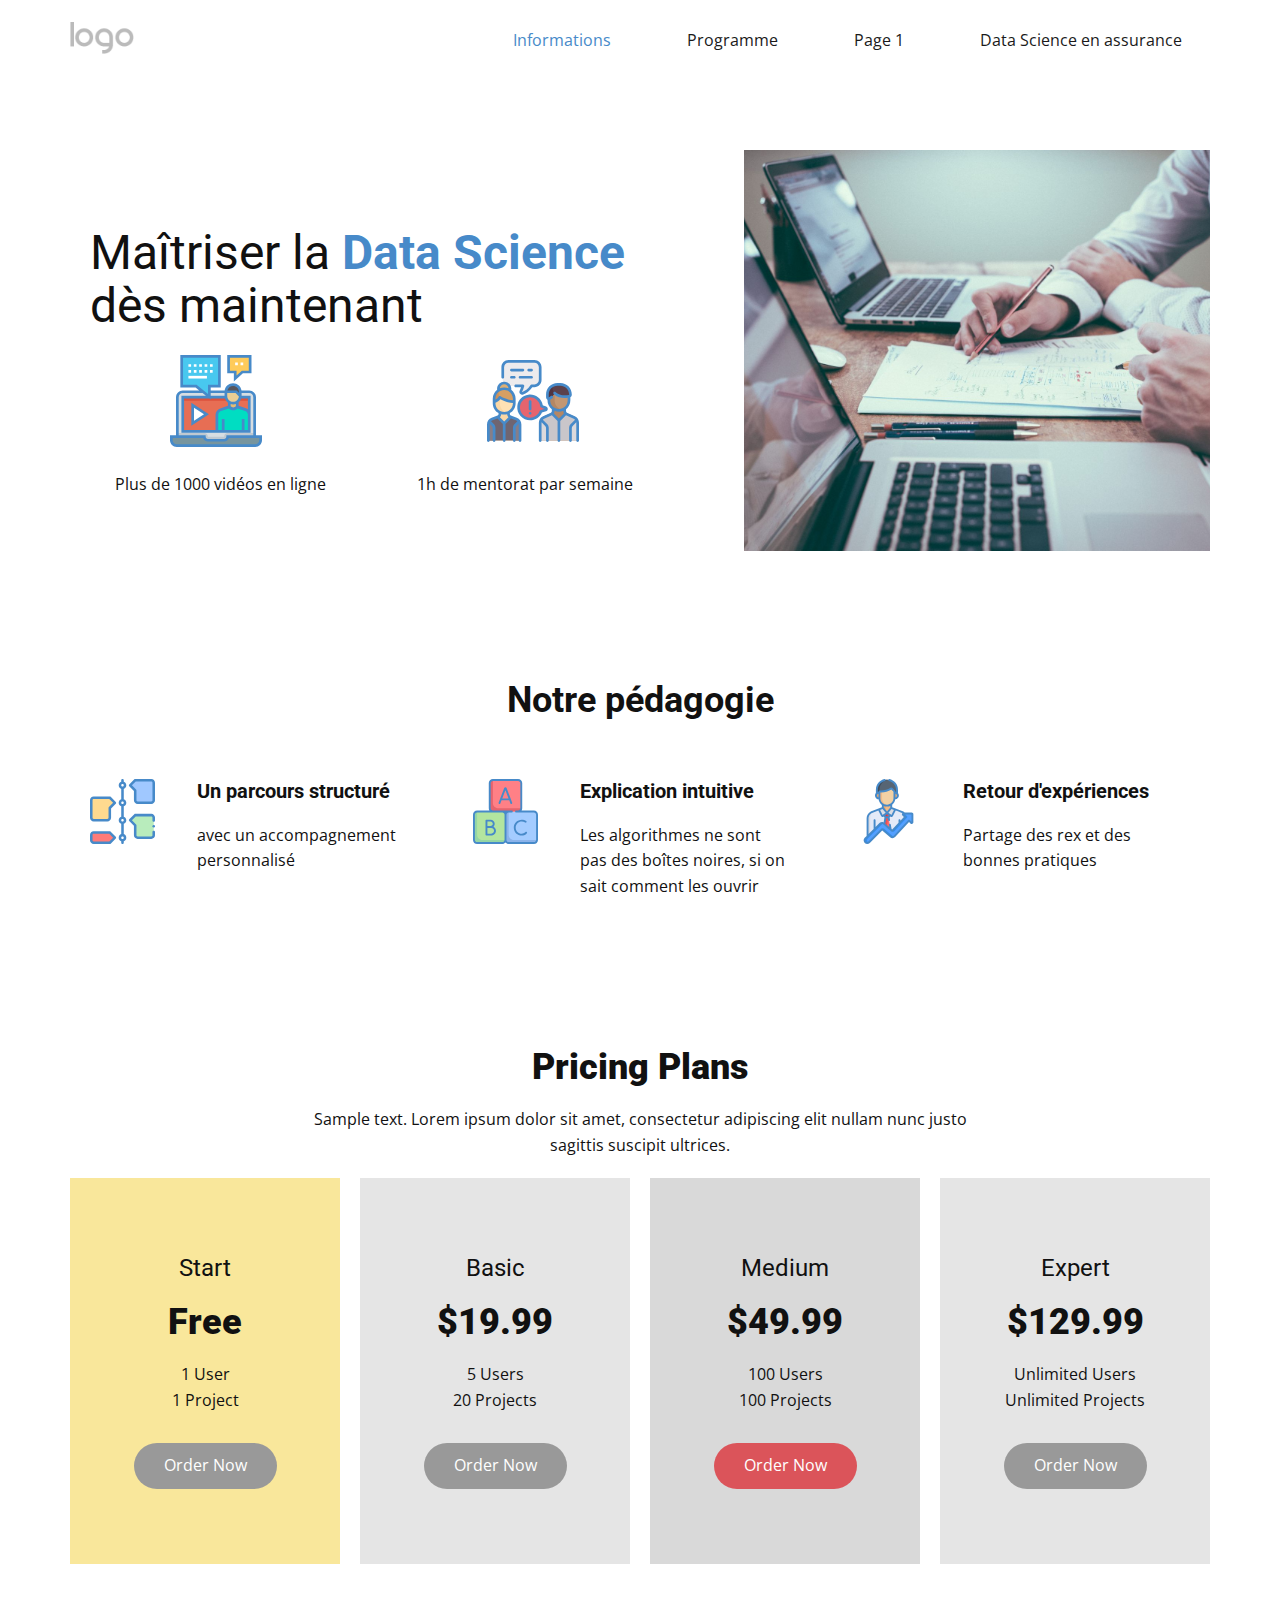
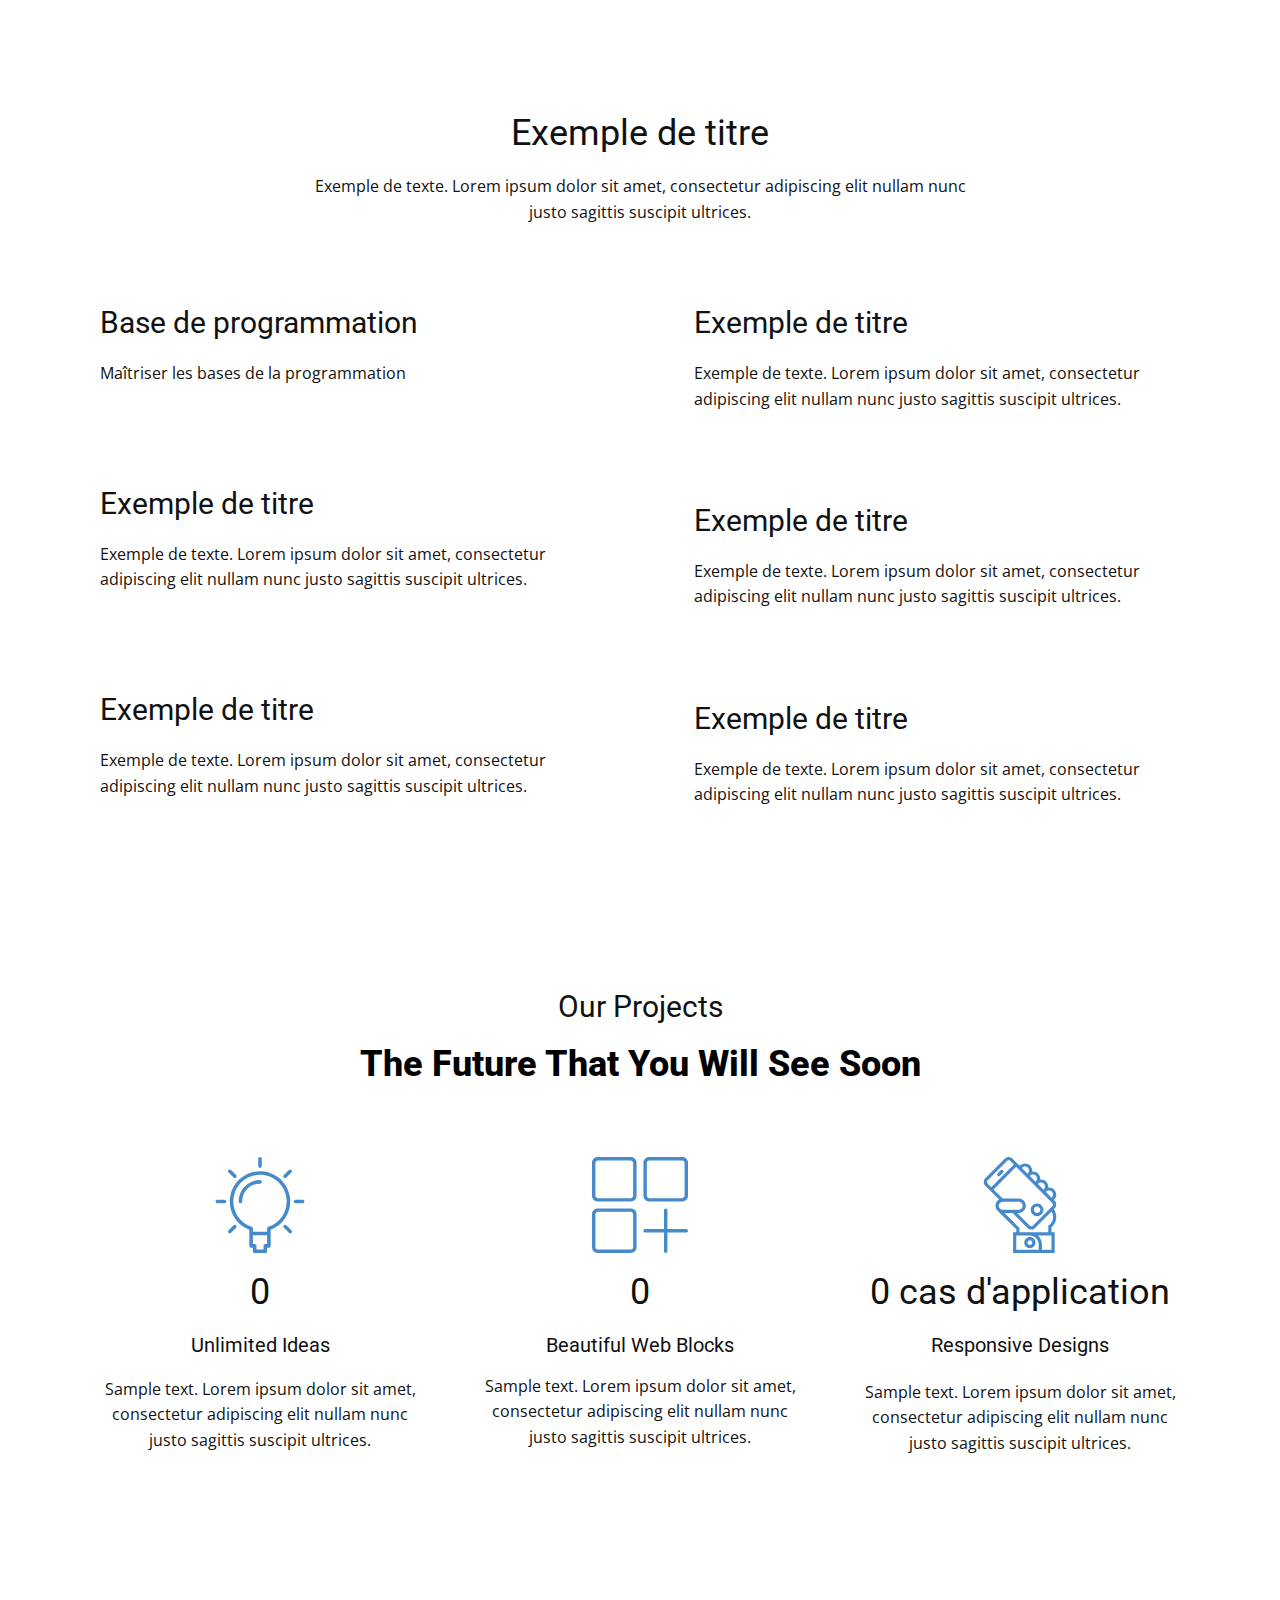
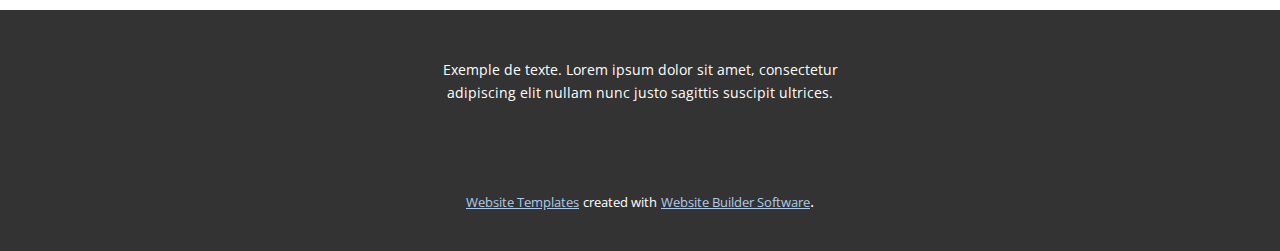
<file: index.html>
<!DOCTYPE html>
<html style="font-size: 16px;">
  <head>
    <meta name="viewport" content="width=device-width, initial-scale=1.0">
    <meta charset="utf-8">
    <meta name="keywords" content="Pricing Plans, Free, $19.99, $49.99, $129.99">
    <meta name="description" content="">
    <meta name="page_type" content="np-template-header-footer-from-plugin">
    <title>Informations</title>
    <link rel="stylesheet" href="nicepage.css" media="screen">
<link rel="stylesheet" href="Informations.css" media="screen">
    <script class="u-script" type="text/javascript" src="jquery.js" defer=""></script>
    <script class="u-script" type="text/javascript" src="nicepage.js" defer=""></script>
    <meta name="generator" content="Nicepage 2.27.3, nicepage.com">
    <link id="u-theme-google-font" rel="stylesheet" href="https://fonts.googleapis.com/css?family=Roboto:100,100i,300,300i,400,400i,500,500i,700,700i,900,900i|Open+Sans:300,300i,400,400i,600,600i,700,700i,800,800i">
    
    
    
    
    
    <script type="application/ld+json">{
		"@context": "http://schema.org",
		"@type": "Organization",
		"name": "Site1",
		"url": "index.html",
		"logo": "images/default-logo.png"
}</script>
    <meta property="og:title" content="Informations">
    <meta property="og:type" content="website">
    <meta name="theme-color" content="#478ac9">
    <link rel="canonical" href="index.html">
    <meta property="og:url" content="index.html">
  </head>
  <body data-home-page="Informations.html" data-home-page-title="Informations" class="u-body"><header class="u-clearfix u-header u-header" id="sec-8003"><div class="u-clearfix u-sheet u-valign-middle u-sheet-1">
        <a href="Informations.html" class="u-image u-logo u-image-1" data-image-width="80" data-image-height="40" title="Informations">
          <img src="images/default-logo.png" class="u-logo-image u-logo-image-1" data-image-width="64">
        </a>
        <nav class="u-menu u-menu-dropdown u-offcanvas u-menu-1">
          <div class="menu-collapse" style="font-size: 1rem; letter-spacing: 0;">
            <a class="u-button-style u-custom-left-right-menu-spacing u-custom-padding-bottom u-custom-top-bottom-menu-spacing u-nav-link u-text-active-palette-1-base u-text-hover-palette-2-base" href="#">
              <svg><use xmlns:xlink="http://www.w3.org/1999/xlink" xlink:href="#menu-hamburger"></use></svg>
              <svg version="1.1" xmlns="http://www.w3.org/2000/svg" xmlns:xlink="http://www.w3.org/1999/xlink"><defs><symbol id="menu-hamburger" viewBox="0 0 16 16" style="width: 16px; height: 16px;"><rect y="1" width="16" height="2"></rect><rect y="7" width="16" height="2"></rect><rect y="13" width="16" height="2"></rect>
</symbol>
</defs></svg>
            </a>
          </div>
          <div class="u-custom-menu u-nav-container">
            <ul class="u-nav u-spacing-20 u-unstyled u-nav-1"><li class="u-nav-item"><a class="u-border-active-palette-1-base u-border-hover-palette-1-base u-button-style u-nav-link u-text-active-palette-1-base u-text-grey-90 u-text-hover-palette-2-base" href="index.html" style="padding: 10px 28px;">Informations</a>
</li><li class="u-nav-item"><a class="u-border-active-palette-1-base u-border-hover-palette-1-base u-button-style u-nav-link u-text-active-palette-1-base u-text-grey-90 u-text-hover-palette-2-base" href="Programme.html" style="padding: 10px 28px;">Programme</a>
</li><li class="u-nav-item"><a class="u-border-active-palette-1-base u-border-hover-palette-1-base u-button-style u-nav-link u-text-active-palette-1-base u-text-grey-90 u-text-hover-palette-2-base" style="padding: 10px 28px;" href="Page-1.html">Page 1</a>
</li><li class="u-nav-item"><a class="u-border-active-palette-1-base u-border-hover-palette-1-base u-button-style u-nav-link u-text-active-palette-1-base u-text-grey-90 u-text-hover-palette-2-base" style="padding: 10px 28px;" href="Page-2.html">Data Science en assurance</a>
</li></ul>
          </div>
          <div class="u-custom-menu u-nav-container-collapse">
            <div class="u-black u-container-style u-inner-container-layout u-opacity u-opacity-95 u-sidenav">
              <div class="u-menu-close"></div>
              <ul class="u-align-center u-nav u-popupmenu-items u-unstyled u-nav-2"><li class="u-nav-item"><a class="u-button-style u-nav-link" href="index.html" style="padding: 10px 28px;">Informations</a>
</li><li class="u-nav-item"><a class="u-button-style u-nav-link" href="Programme.html" style="padding: 10px 28px;">Programme</a>
</li><li class="u-nav-item"><a class="u-button-style u-nav-link" style="padding: 10px 28px;" href="Page-1.html">Page 1</a>
</li><li class="u-nav-item"><a class="u-button-style u-nav-link" style="padding: 10px 28px;" href="Page-2.html">Data Science en assurance</a>
</li></ul>
            </div>
            <div class="u-black u-menu-overlay u-opacity u-opacity-70"></div>
          </div>
        </nav>
      </div></header>
    <section class="u-clearfix u-section-1" id="sec-7a95">
      <div class="u-clearfix u-sheet u-sheet-1">
        <div class="u-clearfix u-expanded-width u-gutter-50 u-layout-wrap u-layout-wrap-1">
          <div class="u-layout">
            <div class="u-layout-row">
              <div class="u-align-left u-container-style u-layout-cell u-left-cell u-size-34 u-layout-cell-1">
                <div class="u-container-layout u-container-layout-1">
                  <h1 class="u-align-left u-heading-font u-text u-text-default u-title u-text-1">Maîtriser la <font class="u-text-palette-1-base"><b>Data Science</b>
                    </font>&nbsp;<br>dès maintenant
                  </h1><span class="u-icon u-icon-circle u-text-palette-1-base u-icon-1"><svg class="u-svg-link" preserveAspectRatio="xMidYMin slice" viewBox="0 0 512 512" style=""><use xmlns:xlink="http://www.w3.org/1999/xlink" xlink:href="#svg-7448"></use></svg><svg xmlns="http://www.w3.org/2000/svg" xmlns:xlink="http://www.w3.org/1999/xlink" version="1.1" xml:space="preserve" class="u-svg-content" viewBox="0 0 512 512" x="0px" y="0px" id="svg-7448" style="enable-background:new 0 0 512 512;"><path style="fill:#E6646E;" d="M326.259,305.786c5.848-1.86,6.074-10.054,0.332-12.218c-10.951-4.127-22.983-8.813-23.07-9.516  c-4.305-34.468-35.885-60.456-72.504-55.502c-29.397,3.977-51.491,26.688-54.769,56.171c-4.304,38.709,25.881,71.48,63.719,71.48  c27.667,0,51.173-17.555,60.166-42.107L326.259,305.786z"></path><path style="fill:#EDEBED;" d="M264.016,35.555h-144.29c-17.709,0-32.065,14.356-32.065,32.065v72.145  c0,17.709,14.356,32.065,32.065,32.065h80.161c0,0-3.787,15.149-11.362,29.828c-3.48,6.743,3.435,13.987,10.416,11.014  c15.71-6.691,35.944-19.01,49.043-40.841h16.032c17.709,0,32.065-14.356,32.065-32.065V67.62  C296.08,49.911,281.725,35.555,264.016,35.555z"></path><path style="fill:#FAD7A5;" d="M163.048,356.415l-32.92-12.345c-6.258-2.347-10.403-8.329-10.403-15.012v-12.937H71.629v12.938  c0,6.683-4.145,12.665-10.403,15.011l-32.92,12.345C15.791,361.108,7.5,373.072,7.5,386.438v90.005h176.355v-90.005  C183.855,373.072,175.563,361.108,163.048,356.415z"></path><path style="fill:#6F6571;" d="M7.5,476.443h176.355v-90.005c0-13.366-8.291-25.33-20.806-30.023l-31.663-11.874l-24.372,24.372  c-6.261,6.261-16.412,6.261-22.673,0l-24.372-24.372l-31.663,11.874C15.791,361.108,7.5,373.071,7.5,386.437V476.443z"></path><path style="fill:#FFE1B4;" d="M95.678,324.136L95.678,324.136c-30.99,0-56.113-25.123-56.113-56.113v-24.049  c0-30.99,25.123-56.113,56.113-56.113l0,0c30.99,0,56.113,25.123,56.113,56.113v24.049  C151.79,299.014,126.668,324.136,95.678,324.136z"></path><path style="fill:#FAD7A5;" d="M71.629,268.023v-24.048c0-25.415,16.908-46.857,40.081-53.759  c-5.083-1.514-10.457-2.354-16.032-2.354c-30.99,0-56.113,25.122-56.113,56.113v24.048c0,30.99,25.123,56.113,56.113,56.113  c5.575,0,10.949-0.841,16.032-2.354C88.537,314.88,71.629,293.438,71.629,268.023z"></path><g><path style="fill:#867E88;" d="M32.521,389.237l-19.96-19.96C9.365,374.307,7.5,380.2,7.5,386.437v90.005h32.065v-70.201   C39.565,399.864,37.031,393.747,32.521,389.237z"></path><path style="fill:#867E88;" d="M158.834,389.237l19.96-19.959c3.196,5.03,5.061,10.923,5.061,17.16v90.005H151.79v-70.2   C151.79,399.864,154.324,393.747,158.834,389.237z"></path>
</g><circle style="fill:#DEAF73;" cx="95.68" cy="187.859" r="32.06"></circle><path style="fill:#D59F63;" d="M39.565,243.975v17.989c8.879-4.205,19.754-10.838,28.076-20.705c2.432-2.883,6.59-3.478,9.878-1.631  c10.568,5.937,35.349,17.244,74.272,19.802v-15.455c0-30.99-25.123-56.113-56.113-56.113l0,0  C64.687,187.862,39.565,212.984,39.565,243.975z"></path><path style="fill:#CD915A;" d="M65.043,196.996c-15.329,10.017-25.479,27.3-25.479,46.978v17.989  c8.879-4.205,19.755-10.838,28.076-20.705c1.276-1.512,3.029-2.355,4.879-2.586C66.581,227.387,61.943,212.671,65.043,196.996z"></path><path style="fill:#B48764;" d="M485.458,342.375l-43.582-20.177c-5.79-2.681-9.521-8.661-9.521-15.261v-30.898h-64.128v30.898  c0,6.599-3.731,12.58-9.52,15.26l-43.584,20.177c-11.579,5.361-19.041,17.322-19.041,30.521v103.546h208.419V372.897  C504.5,359.697,497.038,347.736,485.458,342.375z"></path><path style="fill:#C9C6CA;" d="M485.458,342.375l-43.285-20.039l-30.545,30.544c-6.261,6.261-16.412,6.261-22.673,0l-30.546-30.545  l-43.286,20.04c-11.579,5.361-19.041,17.322-19.041,30.521v103.546h208.419V372.897C504.5,359.697,497.038,347.736,485.458,342.375z  "></path><path style="fill:#C39772;" d="M400.291,308.104L400.291,308.104c-30.99,0-56.113-25.123-56.113-56.113v-48.097h112.226v48.097  C456.404,282.981,431.282,308.104,400.291,308.104z"></path><path style="fill:#B48764;" d="M376.243,251.991v-48.097h-32.065v48.097c0,30.99,25.123,56.113,56.113,56.113  c5.575,0,10.949-0.841,16.032-2.354C393.15,298.847,376.243,277.406,376.243,251.991z"></path><path style="fill:#5C414B;" d="M408.307,163.813h-16.032c-30.99,0-56.113,25.123-56.113,56.113v12.824  c0,5.94,6.303,9.974,11.557,7.203c8.133-4.289,17.671-12.292,24.081-20.924c2.589-3.486,7.566-4.003,11.047-1.406  c25.437,18.981,60.866,14.618,75.189,11.789c3.733-0.737,6.385-4.046,6.385-7.85v-1.635  C464.42,188.936,439.298,163.813,408.307,163.813z"></path><path style="fill:#503441;" d="M347.72,239.953c8.133-4.289,17.671-12.292,24.081-20.924c0.981-1.322,2.348-2.075,3.805-2.535  c-11.333-15.776-12.106-33.361-10.698-45.529c-17.142,9.603-28.745,27.917-28.745,48.963v12.823  C336.162,238.69,342.465,242.724,347.72,239.953z"></path><g><path style="fill:#DBD9DC;" d="M336.162,406.242c0-6.378-2.533-12.495-7.043-17.005l-30.152-30.151   c-1.857,4.259-2.886,8.947-2.886,13.81v103.546h40.081V406.242z"></path><path style="fill:#DBD9DC;" d="M501.613,359.087l-30.151,30.151c-4.51,4.51-7.043,10.627-7.043,17.005v70.2H504.5V372.896   C504.5,368.034,503.473,363.345,501.613,359.087z"></path>
</g><path d="M488.504,340.884l-43.582-19.37c-3.078-1.368-5.067-4.429-5.067-7.797v-11.968c14.64-11.665,24.049-29.628,24.049-49.758  v-16.847c4.823-2.665,8.016-7.815,8.016-13.583v-1.635c0-35.076-28.537-63.613-63.613-63.613h-16.032  c-35.077,0-63.613,28.537-63.613,63.613v14.835c0,5.07,2.182,9.663,5.985,12.602c0.645,0.498,1.324,0.936,2.031,1.315v3.313  c0,20.13,9.409,38.093,24.048,49.757v11.969c0,3.369-1.989,6.429-5.066,7.797l-43.583,19.37  c-14.273,6.344-23.496,20.535-23.496,36.154v99.404c0,4.142,3.358,7.5,7.5,7.5s7.5-3.358,7.5-7.5v-99.403  c0-0.869,0.062-1.728,0.152-2.58l20.082,20.082c3.126,3.126,4.847,7.282,4.847,11.702v70.2c0,4.142,3.358,7.5,7.5,7.5  s7.5-3.358,7.5-7.5v-70.2c0-8.426-3.281-16.349-9.24-22.308l-23.942-23.941c2.157-2.238,4.745-4.093,7.689-5.402l42.847-19.043  l31.775,31.775v109.12c0,4.142,3.358,7.5,7.5,7.5s7.5-3.358,7.5-7.5v-109.12l31.775-31.775l42.846,19.042  c2.945,1.309,5.533,3.164,7.69,5.403l-23.942,23.941c-5.958,5.959-9.24,13.882-9.24,22.308v70.2c0,4.142,3.358,7.5,7.5,7.5  s7.5-3.358,7.5-7.5v-70.2c0-4.42,1.721-8.576,4.847-11.702l20.081-20.081c0.09,0.852,0.152,1.71,0.152,2.579v99.404  c0,4.142,3.358,7.5,7.5,7.5s7.5-3.358,7.5-7.5v-99.404C512,361.419,502.777,347.228,488.504,340.884z M351.678,251.991v-3.374  c4.68-1.855,9.248-4.806,13.621-8.842c3.043-2.809,3.234-7.554,0.424-10.598c-2.808-3.043-7.553-3.233-10.598-0.424  c-3.751,3.462-7.499,5.7-11.137,6.649c-0.088,0.023-0.153,0.033-0.199,0.037c-0.054-0.104-0.127-0.325-0.127-0.678v-14.835  c0-26.805,21.808-48.613,48.613-48.613h16.032c26.805,0,48.613,21.808,48.613,48.613v1.635c0,0.243-0.146,0.455-0.338,0.493  c-44.914,8.868-67.437-7.848-75.036-15.447c-2.929-2.929-7.678-2.929-10.606,0c-2.929,2.929-2.929,7.678,0,10.606  c23.289,23.289,57.274,23.709,77.964,21.224v13.554c0,26.805-21.808,48.613-48.613,48.613  C373.486,300.604,351.678,278.796,351.678,251.991z M400.292,315.604c8.703,0,17.002-1.761,24.563-4.938v3.051  c0,4.318,1.197,8.445,3.318,12.012l-27.881,27.881l-27.882-27.882c2.12-3.567,3.317-7.693,3.317-12.011v-3.052  C383.289,313.843,391.588,315.604,400.292,315.604z"></path><path d="M165.682,349.392l-32.92-12.345c-3.312-1.242-5.536-4.452-5.536-7.989v-5.831c19.137-10.979,32.065-31.604,32.065-55.204  v-24.049c0-20.336-9.604-38.461-24.502-50.114c0.301-1.98,0.453-3.99,0.453-5.999c0-21.816-17.749-39.564-39.564-39.564  c-21.816,0-39.565,17.749-39.565,39.564c0,2.009,0.169,4.01,0.469,5.987c-14.907,11.653-24.518,29.782-24.518,50.126v24.049  c0,23.6,12.928,44.224,32.065,55.203v5.831c0,3.537-2.225,6.748-5.537,7.989l-32.92,12.345C10.317,355.151,0,370.038,0,386.437  v90.005c0,4.142,3.358,7.5,7.5,7.5s7.5-3.358,7.5-7.5v-90.005c0-1.289,0.104-2.562,0.303-3.811l11.914,11.915  c3.126,3.126,4.847,7.282,4.847,11.702v70.2c0,4.142,3.358,7.5,7.5,7.5s7.5-3.358,7.5-7.5v-70.2c0-8.426-3.281-16.349-9.24-22.308  l-15.22-15.22c2.356-2.266,5.168-4.09,8.335-5.277l27.142-10.178l30.097,30.096v93.087c0,4.142,3.358,7.5,7.5,7.5s7.5-3.358,7.5-7.5  v-93.087l30.096-30.096l27.141,10.178c3.167,1.188,5.979,3.012,8.336,5.277l-15.221,15.22c-5.958,5.959-9.24,13.882-9.24,22.308  v70.2c0,4.142,3.358,7.5,7.5,7.5s7.5-3.358,7.5-7.5v-70.2c0-4.42,1.721-8.576,4.847-11.702l11.914-11.914  c0.198,1.249,0.303,2.522,0.303,3.811v90.005c0,4.142,3.358,7.5,7.5,7.5s7.5-3.358,7.5-7.5v-90.005  C191.354,370.038,181.038,355.151,165.682,349.392z M95.678,163.297c12.661,0,23.113,9.629,24.423,21.948  c-7.525-3.141-15.774-4.883-24.424-4.883s-16.899,1.742-24.423,4.883C72.565,172.926,83.017,163.297,95.678,163.297z   M95.678,195.362c26.805,0,48.613,21.808,48.613,48.613v8.236c-34.919-2.646-68.448-22.471-68.803-22.683  c-1.792-1.075-3.95-1.354-5.956-0.77c-2.006,0.584-3.677,1.978-4.611,3.847c-3.384,6.768-11.111,12.244-17.856,15.877v-4.507  C47.064,217.169,68.872,195.362,95.678,195.362z M47.064,268.023v-2.909c6.887-2.974,19.127-9.28,27.038-19.224  c12.215,6.393,40.339,19.391,70.188,21.356v0.777c0,26.805-21.808,48.613-48.613,48.613l0,0  C68.872,316.636,47.064,294.829,47.064,268.023z M95.678,331.636c5.729,0,11.278-0.774,16.562-2.201  c0.103,6.316,2.775,12.22,7.156,16.489l-23.718,23.718l-23.719-23.718c4.381-4.27,7.053-10.173,7.156-16.489  C84.399,330.862,89.948,331.636,95.678,331.636z"></path><path d="M247.983,91.152c4.142,0,7.5-3.358,7.5-7.5s-3.358-7.5-7.5-7.5h-16.034c-4.142,0-7.5,3.358-7.5,7.5s3.358,7.5,7.5,7.5  H247.983z"></path><path d="M199.885,76.152h-64.128c-4.142,0-7.5,3.358-7.5,7.5s3.358,7.5,7.5,7.5h64.128c4.142,0,7.5-3.358,7.5-7.5  S204.027,76.152,199.885,76.152z"></path><path d="M176.354,123.733c0,4.142,3.358,7.5,7.5,7.5h64.129c4.142,0,7.5-3.358,7.5-7.5s-3.358-7.5-7.5-7.5h-64.129  C179.712,116.233,176.354,119.591,176.354,123.733z"></path><path d="M135.757,131.233h16.035c4.142,0,7.5-3.358,7.5-7.5s-3.358-7.5-7.5-7.5h-16.035c-4.142,0-7.5,3.358-7.5,7.5  S131.615,131.233,135.757,131.233z"></path><path d="M87.661,131.233c4.142,0,7.5-3.358,7.5-7.5V67.62c0-13.545,11.02-24.564,24.564-24.564h144.291  c13.545,0,24.565,11.02,24.565,24.564v72.146c0,13.545-11.02,24.564-24.565,24.564h-16.032c-2.634,0-5.076,1.382-6.431,3.641  c-12.276,20.461-31.598,31.871-45.646,37.841c-0.189,0.08-0.425,0.181-0.711-0.126c-0.199-0.215-0.159-0.293-0.051-0.502  c7.914-15.305,11.854-30.879,12.018-31.535c0.561-2.24,0.057-4.614-1.364-6.435s-3.602-2.884-5.912-2.884h-40.081  c-4.142,0-7.5,3.358-7.5,7.5s3.358,7.5,7.5,7.5h29.963c-1.807,5.308-4.465,12.227-7.949,18.965  c-3.03,5.861-2.098,12.766,2.377,17.59c3.036,3.274,7.14,5.011,11.369,5.011c2.076,0,4.182-0.418,6.207-1.279  c15.258-6.484,36.001-18.66,50.343-40.287h11.899c21.816,0,39.565-17.749,39.565-39.564V67.62c0-21.816-17.749-39.564-39.565-39.564  h-144.29c-21.816,0-39.564,17.749-39.564,39.564v56.113C80.161,127.875,83.519,131.233,87.661,131.233z"></path><path d="M239.967,307.588c4.142,0,7.5-3.358,7.5-7.5v-40.081c0-4.142-3.358-7.5-7.5-7.5s-7.5,3.358-7.5,7.5v40.081  C232.467,304.23,235.825,307.588,239.967,307.588z"></path><path d="M239.967,316.636c-4.142,0-7.5,3.358-7.5,7.5s3.358,7.5,7.5,7.5h0.08c4.142,0,7.46-3.358,7.46-7.5  S244.109,316.636,239.967,316.636z"></path><path d="M305.791,320.165l22.741-7.232c5.756-1.83,9.579-6.914,9.737-12.952c0.159-6.031-3.387-11.303-9.033-13.431  c-10.777-4.061-16.188-6.25-18.886-7.404c-3.179-17.285-12.799-33.114-26.805-43.896c-15.23-11.724-34.242-16.743-53.533-14.133  c-32.937,4.456-57.538,29.683-61.218,62.774c-2.267,20.385,4.215,40.771,17.784,55.933c13.58,15.173,33.04,23.876,53.39,23.876  C268.61,363.701,294.602,346.356,305.791,320.165z M239.967,348.701c-16.088,0-31.475-6.881-42.212-18.879  c-10.884-12.162-15.875-27.884-14.053-44.272c2.906-26.13,22.324-46.05,48.32-49.567c2.652-0.358,5.294-0.536,7.917-0.536  c12.501,0,24.51,4.035,34.456,11.69c12.098,9.313,19.799,22.753,21.683,37.841c0.604,4.853,4.204,6.31,12.091,9.5  c3.317,1.342,7.681,3.04,12.997,5.057l-23.307,7.412c-2.21,0.703-3.972,2.39-4.77,4.568  C284.944,333.757,263.595,348.701,239.967,348.701z"></path></svg></span><span class="u-icon u-icon-circle u-text-palette-1-base u-icon-2"><svg class="u-svg-link" preserveAspectRatio="xMidYMin slice" viewBox="0 0 512 512" style=""><use xmlns:xlink="http://www.w3.org/1999/xlink" xlink:href="#svg-ba41"></use></svg><svg xmlns="http://www.w3.org/2000/svg" xmlns:xlink="http://www.w3.org/1999/xlink" version="1.1" xml:space="preserve" class="u-svg-content" viewBox="0 0 512 512" id="svg-ba41"><path d="m471 234.5v260h-430v-260c0-16.570312 13.429688-30 30-30h370c16.570312 0 30 13.429688 30 30zm0 0" fill="#d7dee2"></path><path d="m441 234.5v190h-370v-190zm0 0" fill="#e76e54"></path><path d="m441 234.5v20h-370v-20zm0 0" fill="#dd523c"></path><path d="m471 434.5v60h-430v-60h150c11.046875 0 20 8.953125 20 20h90c0-11.046875 8.953125-20 20-20zm0 0" fill="#bfc9d1"></path><path d="m321 454.5c0 11.046875-8.953125 20-20 20h-90c-11.046875 0-20-8.953125-20-20h-183.5v20c0 16.570312 13.429688 30 30 30h437c16.570312 0 30-13.429688 30-30v-20zm0 0" fill="#77959e"></path><path d="m275 7.5h-210v166h80l74 59v-59h56zm0 0" fill="#48c8ef"></path><path d="m374.074219 288.5.132812-.167969v-35.832031h-44.152343v36l-.101563.035156c11.109375 14.550782 33.027344 14.539063 44.121094-.035156zm0 0" fill="#e5bd76"></path><path d="m420.566406 304.097656-46.359375-15.597656v-.167969l-.132812.167969c-11.09375 14.574219-33.011719 14.585938-44.121094.035156l-48.234375 15.695313c-12.355469 4.019531-20.71875 15.535156-20.71875 28.527343v91.742188h180v-91.96875c0-12.882812-8.222656-24.328125-20.433594-28.433594zm0 0" fill="#00ddc2"></path><path d="m311 204.5v23c0 22.089844 17.910156 40 40 40s40-17.910156 40-40l-23-23zm0 0" fill="#ecce93"></path><path d="m351 164.5c-22.089844 0-40 17.910156-40 40h57l23 23v-23c0-22.089844-17.910156-40-40-40zm0 0" fill="#57565c"></path><path d="m203 329.5-76.878906-50.160156v100.320312zm0 0" fill="#fff"></path><path d="m446 7.5h-120v87h36.855469v36l40-36h43.144531zm0 0" fill="#ffcb5a"></path><path d="m478.5 447v-212.5c0-20.679688-16.820312-37.5-37.5-37.5h-43.097656c-3.605469-22.640625-23.261719-40-46.902344-40s-43.296875 17.359375-46.902344 40h-77.597656v-16h56v-181h-225v181h84.875l20.070312 16h-91.445312c-20.679688 0-37.5 16.820312-37.5 37.5v212.5h-33.5v27.5c0 20.679688 16.820312 37.5 37.5 37.5h437c20.679688 0 37.5-16.820312 37.5-37.5v-27.5zm-82.269531-205h37.269531v60.527344c-3.136719-2.351563-6.679688-4.238282-10.542969-5.539063l-41.25-13.878906v-19.414063c6.683594-5.675781 11.777344-13.160156 14.523438-21.695312zm3.269531 114.5v60.5h-96v-60.5h-15v60.5h-20v-84.242188c0-9.773437 6.242188-18.371093 15.539062-21.394531l43.609376-14.191406c6.507812 6.253906 15.121093 9.765625 24.351562 9.765625 9.242188 0 17.867188-3.519531 24.378906-9.792969l41.796875 14.058594c9.164063 3.085937 15.324219 11.65625 15.324219 21.328125v84.46875h-19v-60.5zm-61.941406-70.621094v-12.828125c4.261718 1.261719 8.773437 1.949219 13.441406 1.949219 5.503906 0 10.789062-.953125 15.707031-2.679688v13.28125c-3.808593 4.050782-9.058593 6.339844-14.707031 6.339844-5.519531-.003906-10.65625-2.183594-14.441406-6.0625zm13.441406-113.878906c17.921875 0 32.5 14.578125 32.5 32.5v4.894531l-12.394531-12.394531h-51.722657c3.394532-14.316406 16.277344-25 31.617188-25zm-32.5 40h46.394531l18.464844 18.464844c-1.503906 16.535156-15.4375 29.535156-32.359375 29.535156-17.921875 0-32.5-14.578125-32.5-32.5zm-12.730469 30c3.046875 9.476562 8.988281 17.667969 16.785157 23.519531v17.535157l-43.160157 14.042968c-15.488281 5.039063-25.894531 19.371094-25.894531 35.660156v84.242188h-175v-175h140.386719l7.613281 6.070312v-6.070312zm-2.269531-30v15h-77v-15zm-155.875-46h-75.125v-151h195v151h-56v50.929688zm-99.125 68.5c0-12.40625 10.09375-22.5 22.5-22.5h110.257812l18.8125 15h-136.570312v205h385v-205h-50v-15h42.5c12.40625 0 22.5 10.09375 22.5 22.5v212.5h-150v7.5c0 6.894531-5.605469 12.5-12.5 12.5h-90c-6.894531 0-12.5-5.605469-12.5-12.5v-7.5h-150zm448.5 240c0 12.40625-10.09375 22.5-22.5 22.5h-437c-12.40625 0-22.5-10.09375-22.5-22.5v-12.5h169.539062c3.273438 11.53125 13.894532 20 26.460938 20h90c12.5625 0 23.1875-8.46875 26.460938-20h169.539062zm0 0"></path><path d="m118.621094 393.507812 98.105468-64.007812-98.105468-64.007812zm15-100.320312 55.652344 36.3125-55.652344 36.3125zm0 0"></path><path d="m355.355469 147.339844 50.378906-45.339844h47.765625v-102h-135v102h36.855469zm-21.855469-60.339844v-72h105v72h-38.519531l-29.625 26.660156v-26.660156zm0 0"></path><g fill="#fff"><path d="m102.5 116h103v15h-103zm0 0"></path><path d="m237.5 98.5h-15v-15h15zm-30 0h-15v-15h15zm-30 0h-15v-15h15zm-30 0h-15v-15h15zm-30 0h-15v-15h15zm0 0"></path><path d="m237.5 66h-15v-15h15zm-30 0h-15v-15h15zm-30 0h-15v-15h15zm-30 0h-15v-15h15zm-30 0h-15v-15h15zm0 0"></path><path d="m407.5 57h-15v-15h15zm-30 0h-15v-15h15zm0 0"></path>
</g></svg></span>
                  <p class="u-align-left u-text u-text-2">1h de mentorat par semaine</p>
                  <p class="u-align-left u-text u-text-default u-text-3">Plus de 1000 vidéos en ligne&nbsp;</p>
                </div>
              </div>
              <div class="u-align-left u-container-style u-image u-layout-cell u-right-cell u-size-26 u-image-1" src="">
                <div class="u-container-layout u-container-layout-2"></div>
              </div>
            </div>
          </div>
        </div>
      </div>
    </section>
    <section class="u-align-center u-clearfix u-section-2" id="sec-c217">
      <div class="u-clearfix u-sheet u-sheet-1">
        <h2 class="u-text u-text-default u-text-1">Notre pédagogie</h2>
        <div class="u-expanded-width u-list u-repeater u-list-1">
          <div class="u-container-style u-list-item u-repeater-item u-list-item-1">
            <div class="u-container-layout u-similar-container u-container-layout-1"><span class="u-icon u-icon-circle u-text-palette-1-base u-icon-1"><svg class="u-svg-link" preserveAspectRatio="xMidYMin slice" viewBox="0 0 512 512" style=""><use xmlns:xlink="http://www.w3.org/1999/xlink" xlink:href="#svg-50bb"></use></svg><svg xmlns="http://www.w3.org/2000/svg" xmlns:xlink="http://www.w3.org/1999/xlink" version="1.1" xml:space="preserve" class="u-svg-content" viewBox="0 0 512 512" id="svg-50bb"><g><g fill="#fff"><circle cx="256" cy="50" r="20"></circle><circle cx="256" cy="187.333" r="20"></circle><circle cx="256" cy="324.667" r="20"></circle><circle cx="256" cy="462" r="20"></circle>
</g><path d="m29 502h127l40-40-40-40h-127c-10.493 0-19 8.507-19 19v42c0 10.493 8.507 19 19 19z" fill="#ff7b79"></path><path d="m156 147.333h-127c-10.493 0-19 8.507-19 19v61 78.333c0 10.493 8.507 19 19 19h108c10.493 0 19-8.507 19-19v-78.333l40-40z" fill="#ffda8f"></path><path d="m356 10h127c10.493 0 19 8.507 19 19v61 78.333c0 10.493-8.507 19-19 19h-108c-10.493 0-19-8.507-19-19v-78.333l-40-40z" fill="#a0c8ff"></path><path d="m356 284.667h127c10.493 0 19 8.507 19 19v61 78.333c0 10.493-8.507 19-19 19h-108c-10.493 0-19-8.507-19-19v-78.333l-40-40z" fill="#b8ecbc"></path><g><path d="m286 50c0-13.036-8.361-24.152-20-28.28v-11.72c0-5.522-4.477-10-10-10s-10 4.478-10 10v11.72c-11.639 4.128-20 15.243-20 28.28s8.361 24.152 20 28.28v80.773c-11.639 4.128-20 15.243-20 28.28s8.361 24.152 20 28.28v80.774c-11.639 4.128-20 15.244-20 28.28s8.361 24.152 20 28.28v80.773c-11.639 4.128-20 15.244-20 28.28s8.361 24.152 20 28.28v11.72c0 5.522 4.477 10 10 10s10-4.478 10-10v-11.72c11.639-4.128 20-15.244 20-28.28s-8.361-24.152-20-28.28v-80.773c11.639-4.128 20-15.244 20-28.28s-8.361-24.152-20-28.28v-80.774c11.639-4.128 20-15.243 20-28.28s-8.361-24.152-20-28.28v-80.773c11.639-4.128 20-15.244 20-28.28zm-30-10c5.514 0 10 4.486 10 10s-4.486 10-10 10-10-4.486-10-10 4.486-10 10-10zm0 432c-5.514 0-10-4.486-10-10s4.486-10 10-10 10 4.486 10 10-4.486 10-10 10zm0-137.333c-5.514 0-10-4.486-10-10s4.486-10 10-10 10 4.486 10 10-4.486 10-10 10zm0-137.334c-5.514 0-10-4.486-10-10s4.486-10 10-10 10 4.486 10 10-4.486 10-10 10z"></path><path d="m163.071 414.929c-1.875-1.875-4.419-2.929-7.071-2.929h-127c-15.991 0-29 13.01-29 29v42c0 15.99 13.009 29 29 29h127c2.652 0 5.196-1.054 7.071-2.929l40-40c3.905-3.905 3.905-10.237 0-14.143zm-11.213 77.071h-122.858c-4.962 0-9-4.037-9-9v-42c0-4.963 4.038-9 9-9h122.858l30 30z"></path><path d="m163.071 140.262c-1.875-1.875-4.419-2.929-7.071-2.929h-127c-15.991 0-29 13.01-29 29v139.333c0 15.99 13.009 29 29 29h108c15.991 0 29-13.01 29-29v-74.19l37.071-37.071c3.905-3.905 3.905-10.237 0-14.143zm-14.142 80c-1.875 1.876-2.929 4.419-2.929 7.071v78.333c0 4.963-4.038 9-9 9h-108c-4.962 0-9-4.037-9-9v-139.333c0-4.963 4.038-9 9-9h122.858l30 30z"></path><path d="m483 0h-127c-2.652 0-5.196 1.054-7.071 2.929l-40 40c-3.905 3.905-3.905 10.237 0 14.143l37.071 37.071v74.19c0 15.99 13.009 29 29 29h108c15.991 0 29-13.01 29-29v-139.333c0-15.99-13.009-29-29-29zm9 168.333c0 4.963-4.038 9-9 9h-108c-4.962 0-9-4.037-9-9v-78.333c0-2.652-1.054-5.195-2.929-7.071l-32.929-32.929 30-30h122.858c4.962 0 9 4.037 9 9z"></path><circle cx="502" cy="371.81" r="10"></circle><path d="m483 274.67h-127c-2.63 0-5.21 1.06-7.07 2.93l-40 40c-3.9 3.891-3.9 10.24 0 14.141l37.07 37.069v74.19c0 7.75 3.02 15.029 8.49 20.51 5.48 5.47 12.76 8.49 20.51 8.49h108c7.75 0 15.03-3.021 20.51-8.49 5.47-5.48 8.49-12.76 8.49-20.51v-26.19c0-5.51-4.49-10-10-10s-10 4.49-10 10v26.19c-.01 4.95-4.04 8.99-9 9h-108c-4.96-.01-8.99-4.05-9-9v-78.33c0-2.641-1.07-5.21-2.93-7.07l-32.93-32.93 30-30h122.86c4.96.01 8.99 4.04 9 9v23.14c0 5.51 4.49 10 10 10s10-4.49 10-10v-23.14c0-7.75-3.02-15.03-8.49-20.51-5.48-5.471-12.76-8.49-20.51-8.49z"></path>
</g>
</g></svg>
            
            
          </span>
              <div class="u-container-style u-group u-group-1">
                <div class="u-container-layout u-valign-top u-container-layout-2">
                  <h5 class="u-text u-text-2">Un parcours structuré</h5>
                  <p class="u-text u-text-3">avec un accompagnement personnalisé</p>
                </div>
              </div>
            </div>
          </div>
          <div class="u-container-style u-list-item u-repeater-item u-list-item-2">
            <div class="u-container-layout u-similar-container u-container-layout-3"><span class="u-icon u-icon-circle u-text-palette-1-base u-icon-2"><svg class="u-svg-link" preserveAspectRatio="xMidYMin slice" viewBox="0 0 512 512" style=""><use xmlns:xlink="http://www.w3.org/1999/xlink" xlink:href="#svg-f824"></use></svg><svg xmlns="http://www.w3.org/2000/svg" xmlns:xlink="http://www.w3.org/1999/xlink" version="1.1" xml:space="preserve" class="u-svg-content" viewBox="0 0 512 512" id="svg-f824"><g><g><path d="m231.15 256h-198.8c-13.724 0-24.85 11.126-24.85 24.85v198.8c0 13.724 11.126 24.85 24.85 24.85h198.8c13.724 0 24.85-11.126 24.85-24.85v-198.8c0-13.724-11.126-24.85-24.85-24.85z" fill="#b3e59f"></path><path d="m479.65 256h-198.8c-13.724 0-24.85 11.126-24.85 24.85v198.8c0 13.724 11.126 24.85 24.85 24.85h198.8c13.724 0 24.85-11.126 24.85-24.85v-198.8c0-13.724-11.126-24.85-24.85-24.85z" fill="#a4ccff"></path><path d="m355.4 7.5h-198.8c-13.724 0-24.85 11.126-24.85 24.85v198.8c0 13.724 11.126 24.85 24.85 24.85h198.8c13.724 0 24.85-11.126 24.85-24.85v-198.8c0-13.724-11.126-24.85-24.85-24.85z" fill="#ff8086"></path><path d="m378.728 231.15h-180.711c-22.837 0-41.417-18.579-41.417-41.417v-180.711-1.522c-13.724 0-24.85 11.126-24.85 24.85v198.8c0 13.724 11.126 24.85 24.85 24.85h198.8c13.724 0 24.85-11.126 24.85-24.85z" fill="#e5646e"></path><path d="m254.478 479.65h-180.711c-22.837 0-41.417-18.579-41.417-41.417v-180.711-1.522c-13.724 0-24.85 11.126-24.85 24.85v198.8c0 13.724 11.126 24.85 24.85 24.85h198.8c13.724 0 24.85-11.126 24.85-24.85z" fill="#95d6a4"></path><path d="m502.978 479.65h-180.711c-22.837 0-41.417-18.579-41.417-41.417v-180.711-1.522c-13.724 0-24.85 11.126-24.85 24.85v198.8c0 13.724 11.126 24.85 24.85 24.85h198.8c13.724 0 24.85-11.126 24.85-24.85z" fill="#8bb3ea"></path>
</g><g><path d="m479.65 248.5h-96.967c3.202-5.018 5.067-10.969 5.067-17.35v-198.8c0-17.838-14.512-32.35-32.35-32.35h-198.8c-17.838 0-32.35 14.512-32.35 32.35v198.8c0 6.382 1.865 12.332 5.067 17.35h-96.967c-17.838 0-32.35 14.512-32.35 32.35v198.8c0 17.838 14.512 32.35 32.35 32.35h198.8c9.977 0 18.911-4.542 24.85-11.665 5.939 7.123 14.873 11.665 24.85 11.665h198.8c17.838 0 32.35-14.512 32.35-32.35v-198.8c0-17.838-14.512-32.35-32.35-32.35zm-248.5 248.5h-198.8c-9.567 0-17.35-7.783-17.35-17.35v-198.8c0-9.567 7.783-17.35 17.35-17.35h198.8c9.567 0 17.35 7.783 17.35 17.35v198.8c0 9.567-7.783 17.35-17.35 17.35zm265.85-17.35c0 9.567-7.783 17.35-17.35 17.35h-198.8c-9.567 0-17.35-7.783-17.35-17.35v-198.8c0-9.567 7.783-17.35 17.35-17.35h24.851c4.142 0 7.5-3.358 7.5-7.5s-3.358-7.5-7.5-7.5h-149.101c-9.567 0-17.35-7.783-17.35-17.35v-198.8c0-9.567 7.783-17.35 17.35-17.35h198.8c9.567 0 17.35 7.783 17.35 17.35v198.8c0 9.567-7.783 17.35-17.35 17.35h-16.563c-4.142 0-7.5 3.358-7.5 7.5s3.358 7.5 7.5 7.5h140.813c9.567 0 17.35 7.783 17.35 17.35z"></path><path d="m264.837 70.604c-.026-.069-.053-.138-.081-.206-1.577-3.833-5.271-6.307-9.415-6.307-.004 0-.008 0-.012 0-4.147.004-7.842 2.488-9.412 6.328-.023.056-.045.112-.067.169l-44.407 116.596c-1.474 3.871.468 8.204 4.339 9.678 3.873 1.475 8.204-.469 9.678-4.339l9.22-24.208h60.997l9.128 24.187c1.134 3.003 3.987 4.854 7.019 4.854.879 0 1.775-.156 2.646-.485 3.875-1.462 5.832-5.79 4.369-9.665zm-34.443 82.711 24.926-65.445 24.698 65.445z"></path><path d="m161.87 375.927c5.642-5.91 9.117-13.904 9.117-22.7 0-18.145-14.761-32.906-32.906-32.906h-32.071c-4.142 0-7.5 3.358-7.5 7.5v110.412c0 1.995.795 3.908 2.208 5.315 1.406 1.4 3.309 2.185 5.292 2.185h.033c.295-.001 29.609-.131 37.64-.131 20.523 0 37.219-16.696 37.219-37.219 0-13.92-7.686-26.072-19.032-32.456zm-23.788-40.605c9.873 0 17.906 8.033 17.906 17.906s-8.033 17.906-17.906 17.906c-2.34 0-24.572.03-24.572.03v-35.841h24.572zm5.601 95.28c-5.488 0-20.836.06-30.173.099v-44.487c3.825-.016 30.173-.051 30.173-.051 12.252 0 22.219 9.968 22.219 22.22s-9.967 22.219-22.219 22.219z"></path><path d="m423.674 416.903c-3.173-2.662-7.904-2.248-10.566.926-1.158 1.381-2.411 2.673-3.723 3.842-6.751 6.013-15.267 9.062-25.31 9.062-26.305 0-47.706-21.401-47.706-47.706s21.401-47.706 47.706-47.706c9.561 0 18.783 2.816 26.667 8.143 3.433 2.318 8.095 1.416 10.414-2.016 2.319-3.433 1.416-8.095-2.016-10.414-10.375-7.009-22.5-10.713-35.065-10.713-34.576 0-62.706 28.129-62.706 62.706s28.13 62.706 62.706 62.706c13.638 0 25.84-4.447 35.286-12.86 1.853-1.65 3.616-3.468 5.24-5.404 2.661-3.174 2.247-7.905-.927-10.566z"></path>
</g>
</g></svg>
            
            
          </span>
              <div class="u-container-style u-group u-video-cover u-group-2">
                <div class="u-container-layout u-valign-top u-container-layout-4">
                  <h5 class="u-text u-text-default u-text-4">Explication intuitive</h5>
                  <p class="u-text u-text-default u-text-5">Les algorithmes ne sont pas des boîtes noires, si on sait comment les ouvrir</p>
                </div>
              </div>
            </div>
          </div>
          <div class="u-container-style u-list-item u-repeater-item u-list-item-3">
            <div class="u-container-layout u-similar-container u-container-layout-5"><span class="u-icon u-icon-circle u-text-palette-1-base u-icon-3"><svg class="u-svg-link" preserveAspectRatio="xMidYMin slice" viewBox="0 0 510.012 510.012" style=""><use xmlns:xlink="http://www.w3.org/1999/xlink" xlink:href="#svg-ac56"></use></svg><svg xmlns="http://www.w3.org/2000/svg" xmlns:xlink="http://www.w3.org/1999/xlink" version="1.1" xml:space="preserve" class="u-svg-content" viewBox="0 0 510.012 510.012" x="0px" y="0px" id="svg-ac56" style="enable-background:new 0 0 510.012 510.012;"><g><g><path style="fill:#576574;" d="M242.213,5.373c-43.714,0-79.148,35.435-79.148,79.149v31.321    c5.29-4.903,12.815-7.568,20.162-6.587v-3.944c0-3.135,2.677-5.612,5.781-5.377c30.601,2.198,61.744-7.526,85.291-22.908    c2.198-1.437,5.109-1.079,6.896,0.841c20.131,21.639,20.01,20.802,20.01,23.627v7.745c8.052-1.207,15.195,1.281,20.158,5.895    V84.522C321.361,40.808,285.927,5.373,242.213,5.373z"></path><g><path style="fill:#3E4B5A;" d="M184.309,84.522c0-40.109,29.839-73.226,68.526-78.419c-3.477-0.467-7.018-0.73-10.622-0.73     c-43.714,0-79.148,35.435-79.148,79.149v31.321c5.29-4.903,12.815-7.568,20.161-6.587v-3.944c0-1.218,0.407-2.333,1.083-3.231     V84.522z"></path>
</g><path style="fill:#F2BB88;" d="M300.155,106.094v43.358c0,0.47-0.025,0.934-0.036,1.402c15.343,2.323,27.36-8.763,27.36-22.378    C327.479,114.833,315.452,103.801,300.155,106.094z"></path><path style="fill:#F2BB88;" d="M184.275,149.451V106.11c-13.358-1.784-27.325,8.468-27.325,22.365    c0,13.597,11.99,24.704,27.359,22.378C184.297,150.385,184.275,149.919,184.275,149.451z"></path><path style="fill:#E3A76F;" d="M319.35,111.145c-4.903-4.068-11.649-6.183-19.195-5.052v43.358c0,0.47-0.024,0.934-0.036,1.402    c7.568,1.146,14.324-0.975,19.231-5.049V111.145z"></path><path style="fill:#E3A76F;" d="M184.274,145.808c-5.043-4.187-8.129-10.437-8.129-17.332c0-6.709,3.26-12.562,8.129-16.628v-5.737    c-13.357-1.784-27.325,8.468-27.325,22.365c0,13.597,11.99,24.704,27.359,22.378c-0.011-0.468-0.034-0.934-0.034-1.402V145.808z"></path><path style="fill:#F2BB88;" d="M243.056,206.549c-12.787,0-24.024-3.511-33.215-9.383v31.063l33.073,40.823l33.072-40.823V196.29    C266.618,202.753,255.274,206.549,243.056,206.549z"></path><path style="fill:#E3A76F;" d="M231.022,205.455c-7.885-1.463-14.998-4.338-21.181-8.289v31.063l21.181,26.144V205.455z"></path><g><path style="fill:#E4EAF8;" d="M191.28,353.517c6.415-6.391,16.824-6.776,23.694-0.872l69.142,59.425l106.314-114.492     c-20.668-20.667-20.553-19.856-19.747-21.799c0.181-0.437,0.754-1.451,2.171-1.451h9.689     c-8.927-10.14-19.066-14.313-19.066-14.313l-87.493-33.884l-33.072,40.823l-33.073-40.823l-87.401,33.884     c0,0-32.36,13.304-32.36,50.193v144.122L191.28,353.517z"></path>
</g><path style="fill:#D8DCE5;" d="M90.081,310.209v144.122l21.181-21.1V300.677c0-25.309,15.23-39.514,24.793-45.94    c-13.975,5.418-16.842,6.012-24.484,11.923C102.169,273.932,90.081,287.656,90.081,310.209z"></path><path style="fill:#F2D1A5;" d="M281.194,75.771c-1.787-1.92-4.697-2.277-6.896-0.841c-23.547,15.382-54.69,25.106-85.291,22.908    c-3.104-0.235-5.781,2.241-5.781,5.377V150.5c0,30.39,23.812,58.146,59.83,58.146c32.063,0,58.147-26.085,58.147-58.146V99.398    C301.204,96.573,301.325,97.41,281.194,75.771z"></path><g><path style="fill:#F2BB88;" d="M204.407,150.5V97.961c-5.123,0.272-10.269,0.246-15.4-0.122     c-3.104-0.235-5.781,2.241-5.781,5.377V150.5c0,30.39,23.812,58.146,59.831,58.146c3.323,0,6.577-0.295,9.749-0.833     C225.37,203.16,204.407,179.238,204.407,150.5z"></path>
</g><path style="fill:#D8DCE5;" d="M282.847,287.931l24.731-49.565l-31.591-12.235l-33.072,40.823l32.245,22.9    C277.769,291.709,281.417,290.796,282.847,287.931z"></path><path style="fill:#D8DCE5;" d="M203.027,287.931l-24.731-49.565l31.592-12.235l33.072,40.823l-32.245,22.9    C208.105,291.709,204.457,290.796,203.027,287.931z"></path><path style="fill:#EE5253;" d="M242.957,266.983v-0.028l-0.02,0.014l-0.02-0.014v0.028l-23.452,16.656l11.086,16.684    c8.944,0,15.831,0,24.773,0l11.086-16.684L242.957,266.983z"></path><path style="fill:#D83941;" d="M254.673,275.304l-11.716-8.321v-0.028l-0.02,0.014l-0.02-0.014v0.028l-23.452,16.656    l11.086,16.685c8.626,0,15.324,0,23.472,0l-9.102-13.699c-1.105-1.664-0.69-3.904,0.939-5.061L254.673,275.304z"></path><path style="fill:#FF6B6B;" d="M255.324,300.324c-8.944,0-15.831,0-24.773,0l-9.894,57.205l50.27,43.205L255.324,300.324z"></path><path style="fill:#EE5253;" d="M254.022,300.324c-8.184,0-14.814,0-23.472,0l-9.894,57.205l20.435,17.563L254.022,300.324z"></path><path style="fill:#54A0FF;" d="M436.174,270.828l-63.318,0c-5.212,0-7.823,6.302-4.137,9.988l16.852,16.852L283.843,407.221    l-66.588-57.23c-8.301-7.133-20.692-6.677-28.446,1.047L72.849,466.555c-8.198,8.167-8.224,21.435-0.056,29.633    c8.168,8.2,21.435,8.223,29.633,0.056l102.221-101.831l67.173,57.732c8.54,7.337,21.351,6.616,29.012-1.633l114.392-123.191    l16.812,16.812c3.686,3.686,9.988,1.075,9.988-4.137v-63.318C442.025,273.448,439.405,270.828,436.174,270.828z"></path><g><path style="fill:#338DEF;" d="M385.571,297.668L283.843,407.221l4.847,3.752c3.808,2.948,9.236,2.502,12.513-1.027     l99.709-107.379c2.539-2.735,2.461-6.988-0.178-9.627l-12.125-12.125c-3.686-3.686-1.075-9.988,4.137-9.988l43.428,0l-0.001,0     l-63.319,0c-5.212,0-7.823,6.302-4.137,9.988L385.571,297.668z"></path><path style="fill:#338DEF;" d="M92.741,466.555c125.255-124.777,116.974-117.048,120.785-119.109     c-7.974-4.299-18.054-3.045-24.717,3.591L72.849,466.555c-8.198,8.167-8.224,21.435-0.056,29.633     c6.66,6.685,16.761,7.982,24.788,3.649C85.174,493.137,82.835,476.423,92.741,466.555z"></path><path style="fill:#338DEF;" d="M291.712,452.145l-73.279-62.975c-2.744-2.358-6.859-2.138-9.335,0.5l-4.451,4.742l67.173,57.732     c6.75,5.8,16.161,6.544,23.596,2.535C294.12,453.979,292.874,453.144,291.712,452.145z"></path>
</g>
</g><g><path d="M120.356,252.968c-0.047,0.019-0.094,0.037-0.141,0.057c-1.511,0.621-36.98,15.68-36.98,57.088v136.313l-15.024,14.967    c-11.141,11.097-11.177,29.098-0.076,40.239c11.094,11.137,29.091,11.182,40.239,0.076l97.304-96.933l61.909,53.209    c11.643,10.002,28.946,9.029,39.396-2.218L416.079,338.28l11.31,11.31c8.394,8.389,22.791,2.439,22.791-9.441V276.83    c0-7.361-5.989-13.351-13.351-13.351h-54.091c-8.109-7.149-15.634-10.309-15.98-10.452c-0.05-0.021-0.099-0.04-0.148-0.06    l-82.627-31.999v-18.807c13.063-10.246,22.153-25.322,24.551-42.523c16.128-1.362,27.946-14.551,27.946-30.057    c0-7.199-2.57-14.078-7.16-19.464v-25.5c0-19.759-6.834-39.082-19.242-54.411c-12.222-15.098-29.334-25.759-48.187-30.02    c-4.039-0.916-8.056,1.621-8.969,5.662c-0.913,4.04,1.622,8.056,5.662,8.969c32.816,7.417,55.735,36.119,55.735,69.8v15.943    c-1.669-0.463-3.387-0.786-5.141-0.97v-0.159c0.001-6.17-1.04-6.139-22.002-28.667c0-0.001-0.001-0.001-0.001-0.001    c-4.332-4.653-11.272-5.415-16.481-2.01c-24.083,15.73-53.456,23.637-80.552,21.689c-6.13-0.473-11.691,3.507-13.353,9.346    c-1.611,0.205-3.761,0.647-5.634,1.233V84.618c0-33.681,22.919-62.384,55.734-69.8c4.04-0.913,6.575-4.929,5.662-8.969    s-4.926-6.578-8.969-5.662c-18.852,4.261-35.965,14.922-48.186,30.02c-12.408,15.329-19.242,34.652-19.242,54.411v26.172    c-4.639,5.328-7.157,11.863-7.157,18.792c0,8.761,3.801,17.055,10.429,22.755c4.961,4.266,11.01,6.756,17.535,7.302    c2.425,16.723,11.463,32.855,25.931,43.573v17.759L120.356,252.968z M309.18,114.781c7.47,1.519,12.301,7.822,12.301,14.801    c0,7.078-4.911,13.32-12.301,14.821V114.781z M176.302,144.404c-15.519-3.152-17.106-24.586,0-29.253V144.404z M98.235,310.113    c0-30.852,26.024-42.504,27.641-43.196l49.337-19.127l21.662,43.413v0.001c1.661,3.327,4.683,5.753,8.29,6.655    c3.594,0.9,7.408,0.19,10.445-1.968l2.435-1.729l5.15,7.752l-6.523,38.539c-10.633-5.122-23.811-3.233-32.501,5.423    l-30.906,30.788v-53.882c0-4.143-3.357-7.5-7.5-7.5s-7.5,3.357-7.5,7.5v68.825l-40.029,39.876V310.113z M379.818,278.479h55.361    v57.688l-13.997-13.998c-3.129-3.125-8.011-2.803-10.8,0.2L295.992,445.559c-4.939,5.316-13.124,5.778-18.629,1.05l-67.173-57.732    c-2.971-2.554-7.406-2.392-10.182,0.374L97.788,491.082c-5.265,5.245-13.775,5.237-19.026-0.035    c-5.247-5.265-5.234-13.777,0.035-19.026c5.539-5.518,112.245-111.817,115.96-115.518c4.989-4.971,13.057-5.147,18.265-0.673    l4.127,3.547c0,0,62.459,53.681,62.46,53.682c3.055,2.626,7.641,2.37,10.385-0.584l101.728-109.553    c2.745-2.956,2.66-7.555-0.193-10.407l-14.037-14.036H379.818z M363.413,268.087c-0.852,0.983-1.673,2.273-2.237,3.634    c-2.074,5.007-0.938,10.718,2.895,14.55l11.741,11.741l-27.104,29.189v-4.42c0-4.143-3.357-7.5-7.5-7.5s-7.5,3.357-7.5,7.5v20.573    l-49.794,53.624l-4.791-4.118l-6.149-36.332c-0.691-4.083-4.55-6.837-8.646-6.143c-4.084,0.691-6.834,4.563-6.143,8.646    l3.136,18.527l-31.179-26.797l7.283-43.026h12.078l2.759,16.297c0.69,4.083,4.555,6.842,8.646,6.143    c4.084-0.691,6.834-4.563,6.143-8.646l-3.321-19.616l5.15-7.751l2.435,1.73c6.365,4.518,15.254,2.285,18.735-4.688v-0.001    l21.66-43.411C365.523,268.632,361.083,266.81,363.413,268.087z M256.642,285.473l-4.826,7.264h-16.709l-4.826-7.265l13.181-9.361    L256.642,285.473z M217.894,223.393v-11.916c8.221,3.191,17.094,4.659,25.687,4.659c8.826,0,17.644-1.85,25.402-5.121v12.435    l-25.521,31.503L217.894,223.393z M297.66,242.351l-19.84,39.764c-2.824-2.006-5.119-3.638-23.522-16.708l24.573-30.332l0,0    L297.66,242.351z M191.302,150.54c0-10.658,0-22.232,0-44.994c29.718,1.584,60.792-7.173,86.1-23.268    c9.672,10.382,14.936,15.864,16.778,18.08c0,56.442,0.013,49.218-0.033,51.468c-0.685,27.257-23.092,49.311-50.566,49.311    C212.225,201.136,191.302,176.809,191.302,150.54z M208.018,235.088l24.579,30.339c-9.4,6.676-22.675,16.106-23.494,16.688    l-19.84-39.764L208.018,235.088z"></path>
</g>
</g></svg>
            
            
          </span>
              <div class="u-container-style u-group u-video-cover u-group-3">
                <div class="u-container-layout u-valign-top u-container-layout-6">
                  <h5 class="u-text u-text-default u-text-6">Retour d'expériences</h5>
                  <p class="u-text u-text-default u-text-7">Partage des rex et des bonnes pratiques</p>
                </div>
              </div>
            </div>
          </div>
        </div>
      </div>
    </section>
    <section class="u-align-center u-clearfix u-section-3" id="sec-30c2">
      <div class="u-clearfix u-sheet u-valign-middle u-sheet-1">
        <h2 class="u-text u-text-1">Pricing Plans</h2>
        <p class="u-text u-text-2">Sample text. Lorem ipsum dolor sit amet, consectetur adipiscing elit nullam nunc justo sagittis suscipit ultrices.</p>
        <div class="u-clearfix u-expanded-width u-gutter-20 u-layout-wrap u-layout-wrap-1">
          <div class="u-gutter-0 u-layout">
            <div class="u-layout-row">
              <div class="u-align-center u-border-no-bottom u-border-no-left u-border-no-right u-border-no-top u-container-style u-layout-cell u-left-cell u-palette-3-light-2 u-size-15 u-size-30-md u-layout-cell-1">
                <div class="u-container-layout u-valign-middle u-container-layout-1">
                  <h4 class="u-text u-text-3">Start</h4>
                  <h2 class="u-text u-text-4">Free</h2>
                  <p class="u-text u-text-5">1 User <br>1 Project 
                  </p>
                  <a href="https://nicepage.com" class="u-btn u-btn-round u-button-style u-grey-40 u-radius-50 u-btn-1">Order Now</a>
                </div>
              </div>
              <div class="u-border-no-bottom u-border-no-left u-border-no-right u-border-no-top u-container-style u-grey-10 u-layout-cell u-size-15 u-size-30-md u-layout-cell-2">
                <div class="u-container-layout u-valign-middle u-container-layout-2">
                  <h4 class="u-align-center u-text u-text-6">Basic</h4>
                  <h2 class="u-align-center u-text u-text-7">$19.99</h2>
                  <p class="u-align-center u-text u-text-8">5 Users <br>20&nbsp;Projects 
                  </p>
                  <a href="https://nicepage.com" class="u-btn u-btn-round u-button-style u-grey-40 u-radius-50 u-btn-2">Order Now</a>
                </div>
              </div>
              <div class="u-align-center u-container-style u-grey-15 u-layout-cell u-size-15 u-size-30-md u-layout-cell-3">
                <div class="u-container-layout u-valign-middle u-container-layout-3">
                  <h4 class="u-text u-text-9">Medium</h4>
                  <h2 class="u-text u-text-10">$49.99</h2>
                  <p class="u-text u-text-11">100 Users <br>100&nbsp;Projects 
                  </p>
                  <a href="https://nicepage.com" class="u-btn u-btn-round u-button-style u-palette-2-base u-radius-50 u-btn-3">Order Now</a>
                </div>
              </div>
              <div class="u-align-center u-border-no-bottom u-border-no-left u-border-no-right u-border-no-top u-container-style u-grey-10 u-layout-cell u-right-cell u-size-15 u-size-30-md u-layout-cell-4">
                <div class="u-container-layout u-valign-middle u-container-layout-4">
                  <h4 class="u-text u-text-12">Expert</h4>
                  <h2 class="u-text u-text-13">$129.99</h2>
                  <p class="u-text u-text-14">Unlimited Users <br>Unlimited&nbsp;Projects 
                  </p>
                  <a href="https://nicepage.com" class="u-btn u-btn-round u-button-style u-grey-40 u-radius-50 u-btn-4">Order Now</a>
                </div>
              </div>
            </div>
          </div>
        </div>
      </div>
    </section>
    <section class="u-clearfix u-section-4" data-image-width="2000" data-image-height="1333" id="sec-9f50">
      <div class="u-clearfix u-sheet u-sheet-1">
        <div class="u-align-center u-container-style u-group u-group-1">
          <div class="u-container-layout u-valign-middle u-container-layout-1">
            <h2 class="u-text u-text-1">Exemple de titre</h2>
            <p class="u-text u-text-2"> Exemple de texte. Lorem ipsum dolor sit amet, consectetur adipiscing elit nullam nunc justo sagittis suscipit ultrices.</p>
          </div>
        </div>
        <div class="u-clearfix u-expanded-width u-gutter-10 u-layout-wrap u-layout-wrap-1">
          <div class="u-gutter-0 u-layout">
            <div class="u-layout-row">
              <div class="u-size-27 u-size-30-md">
                <div class="u-layout-col">
                  <div class="u-align-left u-container-style u-layout-cell u-left-cell u-size-20 u-layout-cell-1">
                    <div class="u-container-layout u-valign-top u-container-layout-2">
                      <h3 class="u-text u-text-3">Base de programmation</h3>
                      <p class="u-text u-text-4"> Maîtriser les bases de la programmation</p>
                    </div>
                  </div>
                  <div class="u-align-left u-container-style u-layout-cell u-left-cell u-size-20 u-layout-cell-2">
                    <div class="u-container-layout u-valign-top u-container-layout-3">
                      <h3 class="u-text u-text-5">Exemple de titre</h3>
                      <p class="u-text u-text-6"> Exemple de texte. Lorem ipsum dolor sit amet, consectetur adipiscing elit nullam nunc justo sagittis suscipit ultrices.</p>
                    </div>
                  </div>
                  <div class="u-align-left u-container-style u-layout-cell u-left-cell u-size-20 u-layout-cell-3">
                    <div class="u-container-layout u-valign-top u-container-layout-4">
                      <h3 class="u-text u-text-7">Exemple de titre</h3>
                      <p class="u-text u-text-8"> Exemple de texte. Lorem ipsum dolor sit amet, consectetur adipiscing elit nullam nunc justo sagittis suscipit ultrices.</p>
                    </div>
                  </div>
                </div>
              </div>
              <div class="u-size-30-md u-size-4">
                <div class="u-layout-row">
                  <div class="u-align-left u-container-style u-layout-cell u-size-60 u-layout-cell-4" src="">
                    <div class="u-container-layout u-container-layout-5" src=""></div>
                  </div>
                </div>
              </div>
              <div class="u-size-29 u-size-60-md">
                <div class="u-layout-col">
                  <div class="u-align-left u-container-style u-layout-cell u-right-cell u-size-20 u-layout-cell-5">
                    <div class="u-container-layout u-valign-top u-container-layout-6">
                      <h3 class="u-text u-text-9">Exemple de titre</h3>
                      <p class="u-text u-text-10"> Exemple de texte. Lorem ipsum dolor sit amet, consectetur adipiscing elit nullam nunc justo sagittis suscipit ultrices.</p>
                    </div>
                  </div>
                  <div class="u-align-left u-container-style u-layout-cell u-right-cell u-size-20 u-layout-cell-6">
                    <div class="u-container-layout u-valign-top u-container-layout-7">
                      <h3 class="u-text u-text-11">Exemple de titre</h3>
                      <p class="u-text u-text-12"> Exemple de texte. Lorem ipsum dolor sit amet, consectetur adipiscing elit nullam nunc justo sagittis suscipit ultrices.</p>
                    </div>
                  </div>
                  <div class="u-align-left u-container-style u-layout-cell u-right-cell u-size-20 u-layout-cell-7">
                    <div class="u-container-layout u-valign-top u-container-layout-8">
                      <h3 class="u-text u-text-13">Exemple de titre</h3>
                      <p class="u-text u-text-14"> Exemple de texte. Lorem ipsum dolor sit amet, consectetur adipiscing elit nullam nunc justo sagittis suscipit ultrices.</p>
                    </div>
                  </div>
                </div>
              </div>
            </div>
          </div>
        </div>
      </div>
    </section>
    <section class="u-align-center u-clearfix u-section-5" id="carousel_bba3">
      <div class="u-clearfix u-sheet u-valign-middle u-sheet-1">
        <h3 class="u-text u-text-1">Our Projects</h3>
        <h2 class="u-heading-font u-text u-text-black u-text-2">The Future That You Will See Soon</h2>
        <div class="u-clearfix u-expanded-width u-layout-wrap u-layout-wrap-1">
          <div class="u-layout">
            <div class="u-layout-row">
              <div class="u-align-center u-container-style u-layout-cell u-left-cell u-size-20 u-layout-cell-1">
                <div class="u-container-layout u-container-layout-1"><span class="u-icon u-icon-circle u-text-palette-1-base u-icon-1"><svg class="u-svg-link" preserveAspectRatio="xMidYMin slice" viewBox="0 0 54 54" style=""><use xmlns:xlink="http://www.w3.org/1999/xlink" xlink:href="#svg-55ad"></use></svg><svg xmlns="http://www.w3.org/2000/svg" xmlns:xlink="http://www.w3.org/1999/xlink" version="1.1" id="svg-55ad" x="0px" y="0px" viewBox="0 0 54 54" style="enable-background:new 0 0 54 54;" xml:space="preserve" class="u-svg-content"><g><path d="M27,8c-9.374,0-17,7.626-17,17c0,7.112,4.391,13.412,11,15.9V50c0,0.553,0.447,1,1,1h1v2c0,0.553,0.447,1,1,1h6   c0.553,0,1-0.447,1-1v-2h1c0.553,0,1-0.447,1-1v-9.1c6.609-2.488,11-8.788,11-15.9C44,15.626,36.374,8,27,8z M30,49   c-0.553,0-1,0.447-1,1v2h-4v-2c0-0.553-0.447-1-1-1h-1v-5h8v5H30z M31.688,39.242C31.277,39.377,31,39.761,31,40.192V42h-8v-1.808   c0-0.432-0.277-0.815-0.688-0.95C16.145,37.214,12,31.49,12,25c0-8.271,6.729-15,15-15s15,6.729,15,15   C42,31.49,37.855,37.214,31.688,39.242z"></path><path d="M27,6c0.553,0,1-0.447,1-1V1c0-0.553-0.447-1-1-1s-1,0.447-1,1v4C26,5.553,26.447,6,27,6z"></path><path d="M51,24h-4c-0.553,0-1,0.447-1,1s0.447,1,1,1h4c0.553,0,1-0.447,1-1S51.553,24,51,24z"></path><path d="M7,24H3c-0.553,0-1,0.447-1,1s0.447,1,1,1h4c0.553,0,1-0.447,1-1S7.553,24,7,24z"></path><path d="M43.264,7.322l-2.828,2.828c-0.391,0.391-0.391,1.023,0,1.414c0.195,0.195,0.451,0.293,0.707,0.293   s0.512-0.098,0.707-0.293l2.828-2.828c0.391-0.391,0.391-1.023,0-1.414S43.654,6.932,43.264,7.322z"></path><path d="M12.15,38.436l-2.828,2.828c-0.391,0.391-0.391,1.023,0,1.414c0.195,0.195,0.451,0.293,0.707,0.293   s0.512-0.098,0.707-0.293l2.828-2.828c0.391-0.391,0.391-1.023,0-1.414S12.541,38.045,12.15,38.436z"></path><path d="M41.85,38.436c-0.391-0.391-1.023-0.391-1.414,0s-0.391,1.023,0,1.414l2.828,2.828c0.195,0.195,0.451,0.293,0.707,0.293   s0.512-0.098,0.707-0.293c0.391-0.391,0.391-1.023,0-1.414L41.85,38.436z"></path><path d="M12.15,11.564c0.195,0.195,0.451,0.293,0.707,0.293s0.512-0.098,0.707-0.293c0.391-0.391,0.391-1.023,0-1.414l-2.828-2.828   c-0.391-0.391-1.023-0.391-1.414,0s-0.391,1.023,0,1.414L12.15,11.564z"></path><path d="M27,13c-6.617,0-12,5.383-12,12c0,0.553,0.447,1,1,1s1-0.447,1-1c0-5.514,4.486-10,10-10c0.553,0,1-0.447,1-1   S27.553,13,27,13z"></path>
</g><g></g><g></g><g></g><g></g><g></g><g></g><g></g><g></g><g></g><g></g><g></g><g></g><g></g><g></g><g></g></svg></span>
                  <h2 class="u-text u-text-3" data-animation-name="counter" data-animation-event="scroll" data-animation-duration="3000">123<br>
                  </h2>
                  <h5 class="u-text u-text-4">Unlimited Ideas</h5>
                  <p class="u-text u-text-5">Sample text. Lorem ipsum dolor sit amet, consectetur adipiscing elit nullam nunc justo sagittis suscipit ultrices.</p>
                </div>
              </div>
              <div class="u-align-center u-container-style u-layout-cell u-size-20 u-layout-cell-2">
                <div class="u-container-layout u-valign-top u-container-layout-2"><span class="u-icon u-icon-circle u-text-palette-1-base u-icon-2"><svg class="u-svg-link" preserveAspectRatio="xMidYMin slice" viewBox="0 0 56 56" style=""><use xmlns:xlink="http://www.w3.org/1999/xlink" xlink:href="#svg-16a6"></use></svg><svg xmlns="http://www.w3.org/2000/svg" xmlns:xlink="http://www.w3.org/1999/xlink" version="1.1" id="svg-16a6" x="0px" y="0px" viewBox="0 0 56 56" style="enable-background:new 0 0 56 56;" xml:space="preserve" class="u-svg-content"><g><path d="M22.66,0H3.34C1.498,0,0,1.498,0,3.34v19.32C0,24.502,1.498,26,3.34,26h19.32c1.842,0,3.34-1.498,3.34-3.34V3.34   C26,1.498,24.502,0,22.66,0z M24,22.66c0,0.739-0.601,1.34-1.34,1.34H3.34C2.601,24,2,23.399,2,22.66V3.34C2,2.601,2.601,2,3.34,2   h19.32C23.399,2,24,2.601,24,3.34V22.66z"></path><path d="M52.66,0H33.34C31.498,0,30,1.498,30,3.34v19.32c0,1.842,1.498,3.34,3.34,3.34h19.32c1.842,0,3.34-1.498,3.34-3.34V3.34   C56,1.498,54.502,0,52.66,0z M54,22.66c0,0.739-0.601,1.34-1.34,1.34H33.34C32.601,24,32,23.399,32,22.66V3.34   C32,2.601,32.601,2,33.34,2h19.32C53.399,2,54,2.601,54,3.34V22.66z"></path><path d="M22.66,30H3.34C1.498,30,0,31.498,0,33.34v19.32C0,54.502,1.498,56,3.34,56h19.32c1.842,0,3.34-1.498,3.34-3.34V33.34   C26,31.498,24.502,30,22.66,30z M24,52.66c0,0.739-0.601,1.34-1.34,1.34H3.34C2.601,54,2,53.399,2,52.66V33.34   C2,32.601,2.601,32,3.34,32h19.32c0.739,0,1.34,0.601,1.34,1.34V52.66z"></path><path d="M55,42H44V31c0-0.553-0.447-1-1-1s-1,0.447-1,1v11H31c-0.553,0-1,0.447-1,1s0.447,1,1,1h11v11c0,0.553,0.447,1,1,1   s1-0.447,1-1V44h11c0.553,0,1-0.447,1-1S55.553,42,55,42z"></path>
</g><g></g><g></g><g></g><g></g><g></g><g></g><g></g><g></g><g></g><g></g><g></g><g></g><g></g><g></g><g></g></svg></span>
                  <h2 class="u-text u-text-6" data-animation-name="counter" data-animation-event="scroll" data-animation-duration="3000">1000<br>
                  </h2>
                  <h5 class="u-text u-text-7">Beautiful Web Blocks</h5>
                  <p class="u-text u-text-8">Sample text. Lorem ipsum dolor sit amet, consectetur adipiscing elit nullam nunc justo sagittis suscipit ultrices.</p>
                </div>
              </div>
              <div class="u-container-style u-layout-cell u-right-cell u-size-20 u-layout-cell-3">
                <div class="u-container-layout u-valign-top u-container-layout-3"><span class="u-icon u-icon-circle u-text-palette-1-base u-icon-3"><svg class="u-svg-link" preserveAspectRatio="xMidYMin slice" viewBox="0 0 59.999 59.999" style=""><use xmlns:xlink="http://www.w3.org/1999/xlink" xlink:href="#svg-fb89"></use></svg><svg xmlns="http://www.w3.org/2000/svg" xmlns:xlink="http://www.w3.org/1999/xlink" version="1.1" id="svg-fb89" x="0px" y="0px" viewBox="0 0 59.999 59.999" style="enable-background:new 0 0 59.999 59.999;" xml:space="preserve" class="u-svg-content"><g><path d="M36.176,49.999c-1.93,0-3.5,1.57-3.5,3.5s1.57,3.5,3.5,3.5s3.5-1.57,3.5-3.5S38.105,49.999,36.176,49.999z M36.176,54.999   c-0.827,0-1.5-0.673-1.5-1.5s0.673-1.5,1.5-1.5s1.5,0.673,1.5,1.5S37.003,54.999,36.176,54.999z"></path><path d="M40.676,36.999c2.206,0,4-1.794,4-4s-1.794-4-4-4s-4,1.794-4,4S38.469,36.999,40.676,36.999z M40.676,30.999   c1.103,0,2,0.897,2,2s-0.897,2-2,2s-2-0.897-2-2S39.573,30.999,40.676,30.999z"></path><path d="M16.676,11.999c0.256,0,0.512-0.098,0.707-0.293l2-2c0.391-0.391,0.391-1.023,0-1.414s-1.023-0.391-1.414,0l-2,2   c-0.391,0.391-0.391,1.023,0,1.414C16.164,11.901,16.42,11.999,16.676,11.999z"></path><path d="M52.676,29.747c0-0.88-0.343-1.707-0.965-2.329l-0.557-0.557c0.949-0.84,1.521-2.055,1.521-3.362   c0-2.481-2.019-4.5-4.5-4.5c-0.182,0-0.362,0.018-0.54,0.04c0.022-0.179,0.04-0.357,0.04-0.54c0-2.481-2.019-4.5-4.5-4.5   c-0.182,0-0.362,0.018-0.54,0.04c0.022-0.179,0.04-0.357,0.04-0.54c0-2.481-2.019-4.5-4.5-4.5c-0.182,0-0.362,0.018-0.54,0.04   c0.022-0.179,0.04-0.357,0.04-0.54c0-2.481-2.019-4.5-4.5-4.5c-1.308,0-2.522,0.573-3.362,1.521l-0.794-0.794l-3.763-3.763   c-1.285-1.285-3.375-1.285-4.658,0L8.286,13.275c-1.283,1.285-1.283,3.374,0,4.659l3.763,3.763l4.91,4.91   c-1.356,0.776-2.283,2.221-2.283,3.892c0,1.563,0.803,2.941,2.017,3.748c0.061,0.081,0.132,0.161,0.227,0.242l10.756,10.715v1.796   h-2v13h18h8v-13h-2V43.97c1.913-1.621,3-3.952,3-6.471c0-1.74-0.543-3.43-1.536-4.852l0.571-0.571   C52.333,31.454,52.676,30.627,52.676,29.747z M50.676,23.499c0,0.768-0.354,1.479-0.937,1.947l-3.511-3.511   c0.468-0.583,1.18-0.937,1.947-0.937C49.554,20.999,50.676,22.12,50.676,23.499z M45.676,18.499c0,0.768-0.354,1.479-0.937,1.947   l-3.511-3.511c0.468-0.583,1.18-0.937,1.947-0.937C44.554,15.999,45.676,17.12,45.676,18.499z M40.676,13.499   c0,0.768-0.354,1.479-0.937,1.947l-3.511-3.511c0.468-0.583,1.18-0.937,1.947-0.937C39.554,10.999,40.676,12.12,40.676,13.499z    M33.176,5.999c1.379,0,2.5,1.121,2.5,2.5c0,0.768-0.354,1.479-0.937,1.947l-3.511-3.511C31.696,6.353,32.408,5.999,33.176,5.999z    M9.7,16.521c-0.504-0.505-0.504-1.326,0-1.831L22.012,2.378c0.125-0.125,0.271-0.219,0.426-0.282   c0.07-0.029,0.149-0.028,0.223-0.044c0.178-0.038,0.354-0.038,0.532,0c0.074,0.016,0.153,0.015,0.223,0.044   c0.155,0.063,0.3,0.157,0.426,0.282l2.349,2.349L12.049,18.869L9.7,16.521z M27.605,6.141l1.178,1.178l5,5l0.573,0.573l4.427,4.427   l0.573,0.573l4.427,4.427l0.573,0.573l5,5l0.94,0.94c0.505,0.505,0.505,1.325,0,1.83L49.859,31.1l0,0L37.985,42.975   c-0.503,0.504-1.326,0.506-1.831,0l-7.975-7.976h0.996c2.481,0,4.5-2.019,4.5-4.5s-2.019-4.5-4.5-4.5h-9.997l-5.716-5.716   L27.605,6.141z M18.636,28.061l0.415-0.047c0.041-0.006,0.082-0.015,0.124-0.015h10c1.379,0,2.5,1.121,2.5,2.5s-1.121,2.5-2.5,2.5   h-2.996h-2.828h-4.176c-1.379,0-2.5-1.121-2.5-2.5C16.676,29.306,17.517,28.309,18.636,28.061z M27.676,57.999v-9h8.426   c3.073,0,5.574,2.501,5.574,5.574v3.426H27.676z M49.676,57.999h-6v-3.426c0-2.206-0.954-4.188-2.464-5.574h8.464V57.999z    M49.701,34.087c0.634,1.021,0.975,2.202,0.975,3.412c0,2.055-0.948,3.946-2.602,5.191l-0.398,0.3v4.009H36.101h-6.426v-2.718   l-0.353-0.299c-0.045-0.039-0.093-0.075-0.18-0.14l-8.877-8.844h5.085l9.389,9.39c0.643,0.642,1.486,0.963,2.329,0.963   c0.844,0,1.688-0.321,2.33-0.963L49.701,34.087z"></path>
</g><g></g><g></g><g></g><g></g><g></g><g></g><g></g><g></g><g></g><g></g><g></g><g></g><g></g><g></g><g></g></svg></span>
                  <h2 class="u-align-center u-text u-text-9" data-animation-name="counter" data-animation-event="scroll" data-animation-duration="3000">12 cas d'application<br>
                  </h2>
                  <h5 class="u-align-center u-text u-text-10">Responsive Designs</h5>
                  <p class="u-align-center u-text u-text-11">Sample text. Lorem ipsum dolor sit amet, consectetur adipiscing elit nullam nunc justo sagittis suscipit ultrices.</p>
                </div>
              </div>
            </div>
          </div>
        </div>
      </div>
    </section>
    
    
    <footer class="u-align-center u-clearfix u-footer u-grey-80 u-footer" id="sec-f796"><div class="u-clearfix u-sheet u-sheet-1">
        <p class="u-small-text u-text u-text-variant u-text-1"> Exemple de texte. Lorem ipsum dolor sit amet, consectetur adipiscing elit nullam nunc justo sagittis suscipit ultrices.</p>
      </div></footer>
    <section class="u-backlink u-clearfix u-grey-80">
      <a class="u-link" href="https://nicepage.com/website-templates" target="_blank">
        <span>Website Templates</span>
      </a>
      <p class="u-text">
        <span>created with</span>
      </p>
      <a class="u-link" href="https://nicepage.com/" target="_blank">
        <span>Website Builder Software</span>
      </a>. 
    </section>
  </body>
</html>
</file>
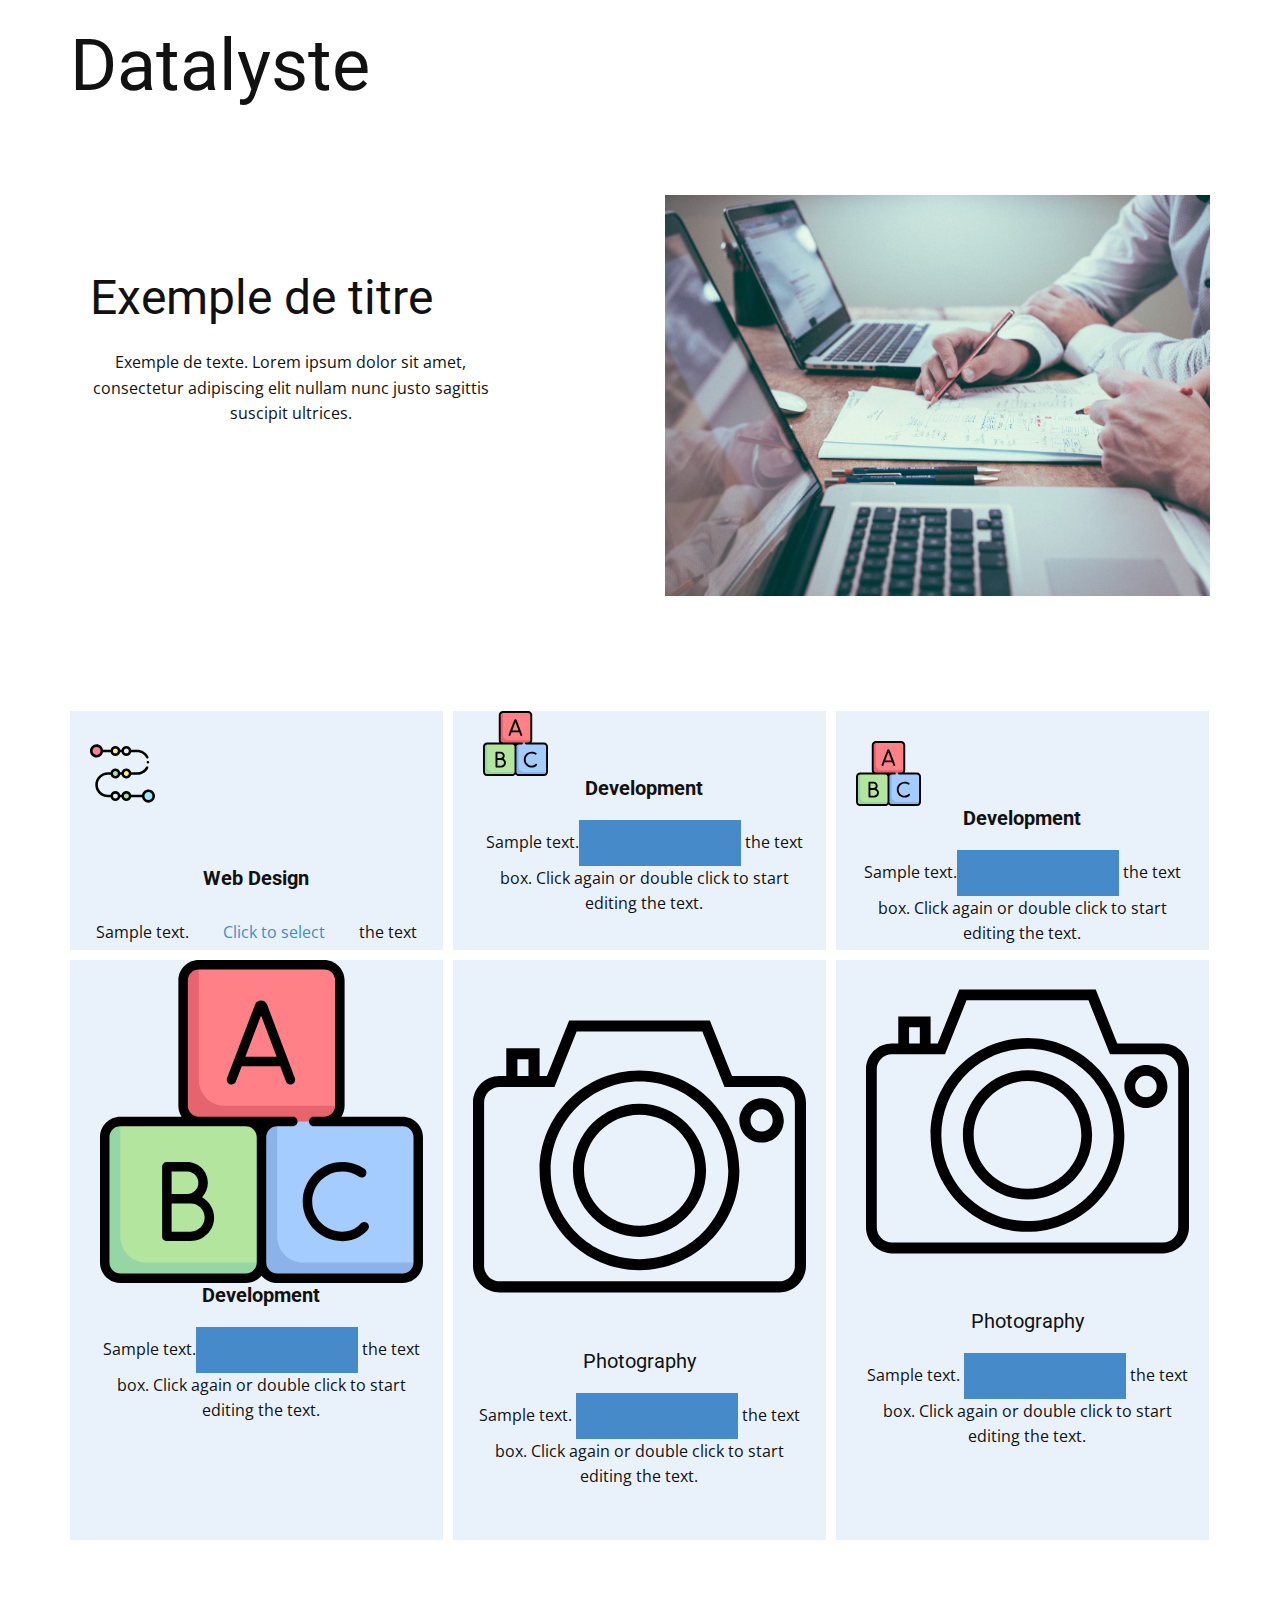
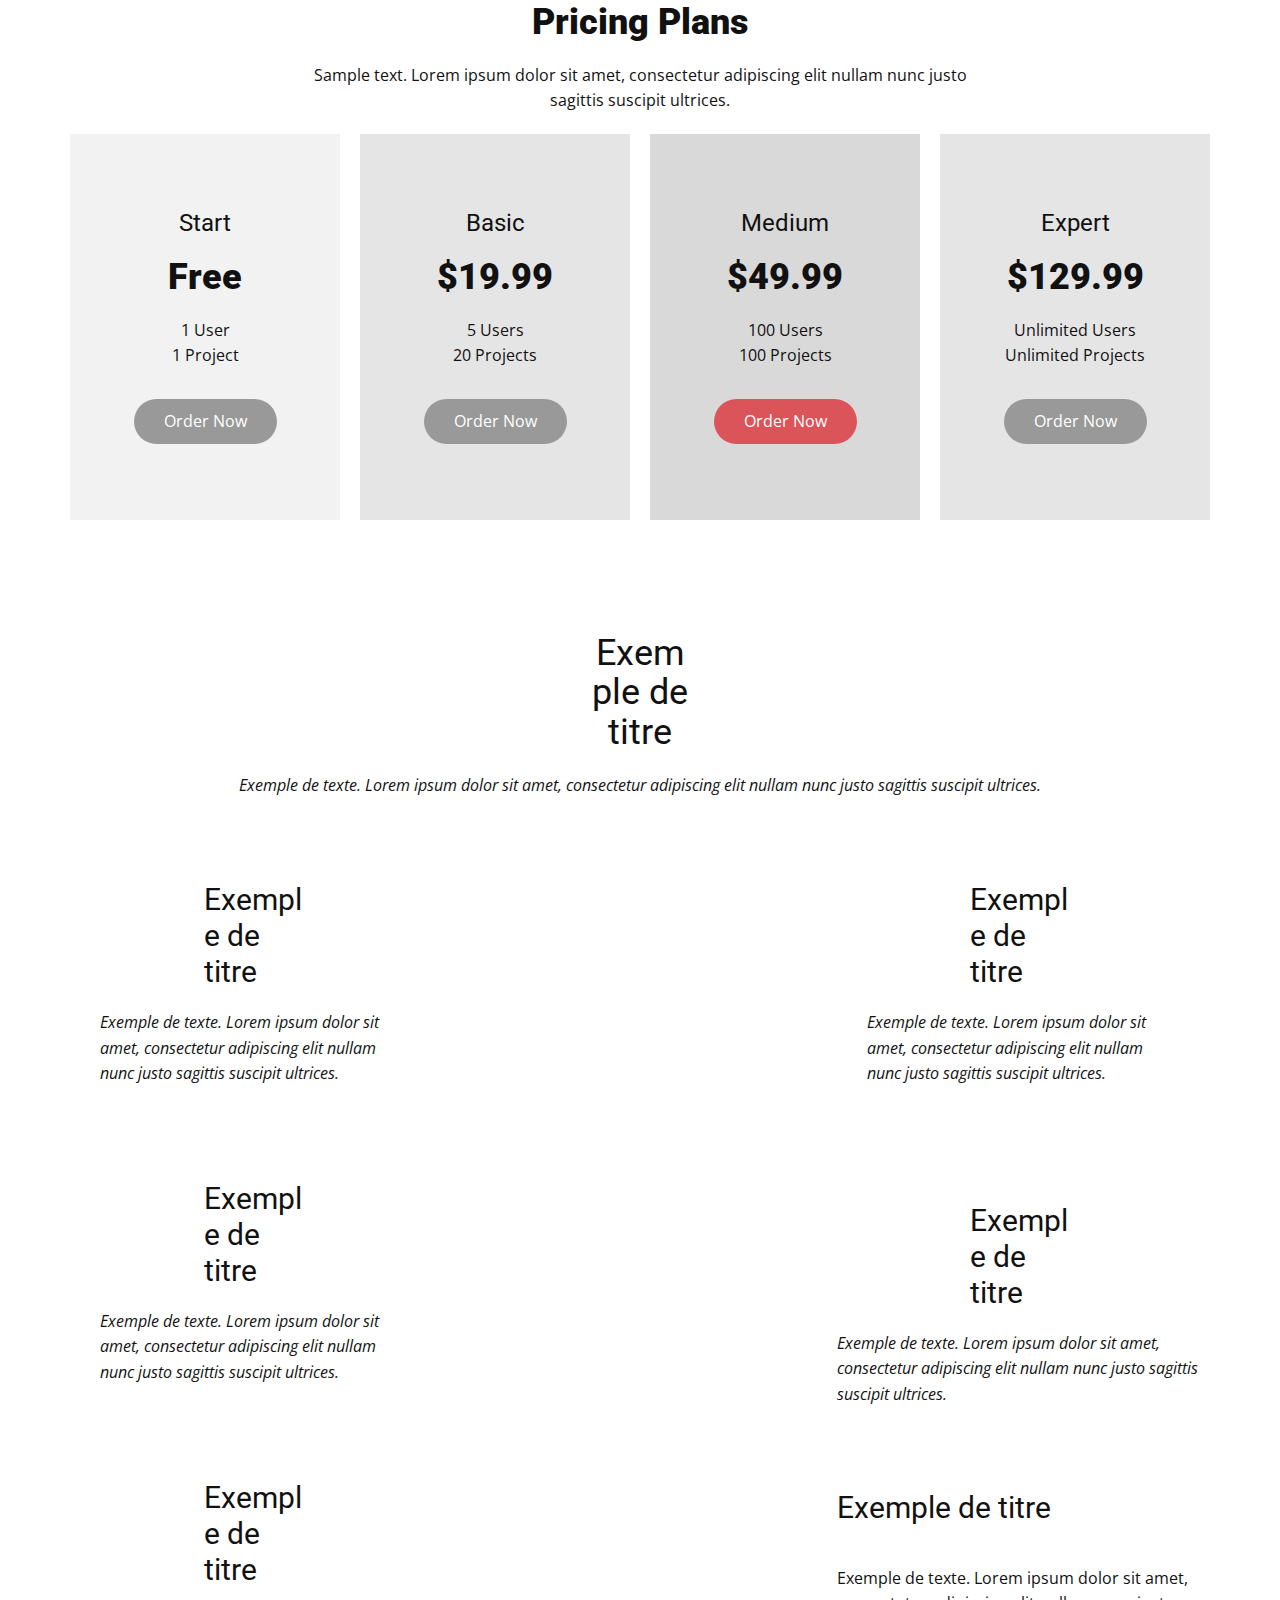
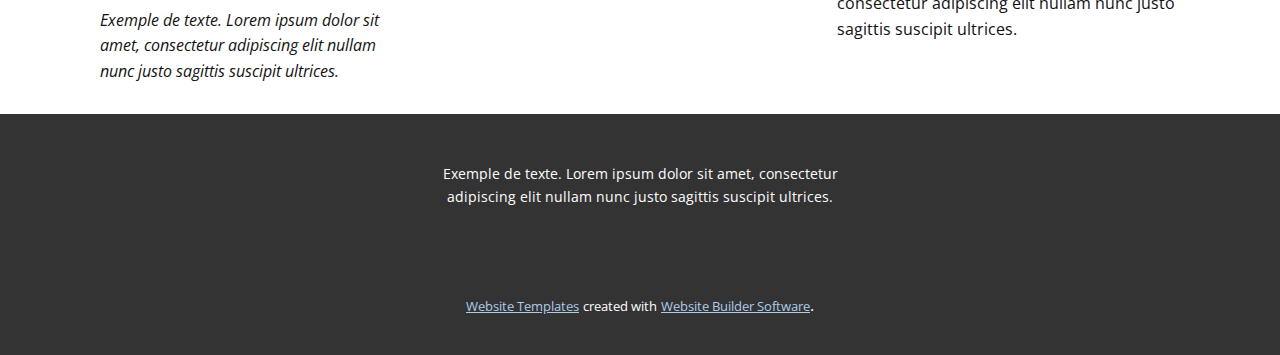
<file: Accueil.html>
<!DOCTYPE html>
<html style="font-size: 16px;">
  <head>
    <meta name="viewport" content="width=device-width, initial-scale=1.0">
    <meta charset="utf-8">
    <meta name="keywords" content="Pricing Plans, Free, $19.99, $49.99, $129.99">
    <meta name="description" content="">
    <meta name="page_type" content="np-template-header-footer-from-plugin">
    <title>Accueil</title>
    <link rel="stylesheet" href="nicepage.css" media="screen">
<link rel="stylesheet" href="Accueil.css" media="screen">
    <script class="u-script" type="text/javascript" src="jquery.js" defer=""></script>
    <script class="u-script" type="text/javascript" src="nicepage.js" defer=""></script>
    <meta name="generator" content="Nicepage 2.27.3, nicepage.com">
    <link id="u-theme-google-font" rel="stylesheet" href="https://fonts.googleapis.com/css?family=Roboto:100,100i,300,300i,400,400i,500,500i,700,700i,900,900i|Open+Sans:300,300i,400,400i,600,600i,700,700i,800,800i">
    
    
    
    
    
    <script type="application/ld+json">{
		"@context": "http://schema.org",
		"@type": "Organization",
		"name": "",
		"url": "index.html"
}</script>
    <meta property="og:title" content="Accueil">
    <meta property="og:type" content="website">
    <meta name="theme-color" content="#478ac9">
    <link rel="canonical" href="index.html">
    <meta property="og:url" content="index.html">
  </head>
  <body class="u-body"><header class="u-clearfix u-header u-header" id="sec-8003"><div class="u-clearfix u-sheet u-sheet-1">
        <nav class="u-menu u-menu-dropdown u-offcanvas u-menu-1">
          <div class="menu-collapse" style="font-size: 1rem; letter-spacing: 0; font-weight: 700;">
            <a class="u-border-active-palette-1-base u-border-hover-palette-1-base u-border-no-left u-border-no-right u-border-no-top u-button-style u-custom-left-right-menu-spacing u-custom-padding-bottom u-custom-top-bottom-menu-spacing u-nav-link u-text-active-palette-1-base u-text-grey-90 u-text-hover-palette-2-base" href="#">
              <svg><use xmlns:xlink="http://www.w3.org/1999/xlink" xlink:href="#menu-hamburger"></use></svg>
              <svg version="1.1" xmlns="http://www.w3.org/2000/svg" xmlns:xlink="http://www.w3.org/1999/xlink"><defs><symbol id="menu-hamburger" viewBox="0 0 16 16" style="width: 16px; height: 16px;"><rect y="1" width="16" height="2"></rect><rect y="7" width="16" height="2"></rect><rect y="13" width="16" height="2"></rect>
</symbol>
</defs></svg>
            </a>
          </div>
          <div class="u-custom-menu u-nav-container">
            <ul class="u-nav u-spacing-20 u-unstyled u-nav-1"><li class="u-nav-item"><a class="u-border-active-palette-1-base u-border-hover-palette-1-base u-border-no-left u-border-no-right u-border-no-top u-button-style u-nav-link u-text-active-palette-1-base u-text-grey-90 u-text-hover-palette-2-base" href="Accueil.html" style="padding: 10px 28px;">Accueil</a>
</li><li class="u-nav-item"><a class="u-border-active-palette-1-base u-border-hover-palette-1-base u-border-no-left u-border-no-right u-border-no-top u-button-style u-nav-link u-text-active-palette-1-base u-text-grey-90 u-text-hover-palette-2-base" href="Page-2.html" style="padding: 10px 28px;">Page 2</a>
</li></ul>
          </div>
          <div class="u-custom-menu u-nav-container-collapse">
            <div class="u-black u-container-style u-inner-container-layout u-opacity u-opacity-95 u-sidenav">
              <div class="u-menu-close"></div>
              <ul class="u-align-center u-nav u-popupmenu-items u-unstyled u-nav-2"><li class="u-nav-item"><a class="u-button-style u-nav-link" href="Accueil.html" style="padding: 10px 20px;">Accueil</a>
</li><li class="u-nav-item"><a class="u-button-style u-nav-link" href="Page-2.html" style="padding: 10px 20px;">Page 2</a>
</li></ul>
            </div>
            <div class="u-black u-menu-overlay u-opacity u-opacity-70"></div>
          </div>
        </nav>
        <h1 class="u-heading-font u-text u-text-default u-title u-text-1">Datalyste</h1>
      </div></header>
    <section class="u-clearfix u-section-1" id="sec-7a95">
      <div class="u-clearfix u-sheet u-sheet-1">
        <div class="u-clearfix u-expanded-width u-gutter-50 u-layout-wrap u-layout-wrap-1">
          <div class="u-layout">
            <div class="u-layout-row">
              <div class="u-align-left u-container-style u-layout-cell u-left-cell u-size-30 u-layout-cell-1">
                <div class="u-container-layout u-container-layout-1">
                  <h1 class="u-align-center u-heading-font u-text u-text-default u-title u-text-1">Exemple de titre</h1>
                  <p class="u-align-center u-text u-text-default u-text-2"> Exemple de texte. Lorem ipsum dolor sit amet, consectetur adipiscing elit nullam nunc justo sagittis suscipit ultrices.</p>
                </div>
              </div>
              <div class="u-align-left u-container-style u-image u-layout-cell u-right-cell u-size-30 u-image-1" src="" data-image-width="2000" data-image-height="1333">
                <div class="u-container-layout u-container-layout-2"></div>
              </div>
            </div>
          </div>
        </div>
      </div>
    </section>
    <section class="u-align-center u-clearfix u-section-2" id="sec-f5cf">
      <div class="u-clearfix u-sheet u-sheet-1">
        <div class="u-expanded-width u-list u-repeater u-list-1">
          <div class="u-align-center u-container-style u-list-item u-palette-1-light-3 u-repeater-item u-video-cover u-list-item-1">
            <div class="u-container-layout u-similar-container u-container-layout-1"><span class="u-icon u-icon-circle u-text-black u-icon-1"><svg class="u-svg-link" preserveAspectRatio="xMidYMin slice" viewBox="0 0 505.624 505.624" style=""><use xmlns:xlink="http://www.w3.org/1999/xlink" xlink:href="#svg-4e55"></use></svg><svg xmlns="http://www.w3.org/2000/svg" xmlns:xlink="http://www.w3.org/1999/xlink" version="1.1" xml:space="preserve" class="u-svg-content" viewBox="0 0 505.624 505.624" id="svg-4e55"><g><g><circle cx="50.988" cy="77.094" fill="#ff7d97" r="40.988"></circle><circle cx="454.636" cy="428.53" fill="#99ebfa" r="40.988"></circle><circle cx="197.577" cy="77.094" fill="#ffee80" r="28.983"></circle><circle cx="282.871" cy="77.094" fill="#e7e9ef" r="28.983"></circle><circle cx="197.577" cy="252.816" fill="#a0e5a5" r="28.983"></circle><circle cx="282.871" cy="252.816" fill="#ffee80" r="28.983"></circle><circle cx="197.577" cy="428.382" fill="#e7e9ef" r="28.983"></circle><circle cx="282.871" cy="428.382" fill="#a0e5a5" r="28.983"></circle>
</g><g><path d="m87.042 113.149c7.19-7.191 11.966-16.152 13.925-25.899h58.992c4.507 16.807 20.22 28.828 37.618 28.828 17.395 0 33.111-12.018 37.618-28.828h10.059c4.507 16.807 20.22 28.828 37.618 28.828 17.395 0 33.111-12.018 37.618-28.828h46.365c29.783 0 56.507 16.591 69.742 43.298 5.642 11.385 23.613 2.608 17.92-8.881-16.634-33.565-50.224-54.417-87.662-54.417h-46.281c-4.391-16.932-20.202-29.138-37.701-29.138-17.511 0-33.302 12.178-37.701 29.138h-9.892c-4.391-16.932-20.202-29.138-37.701-29.138-17.511 0-33.302 12.178-37.701 29.138h-58.848c-4.599-23.635-25.995-41.144-50.039-41.144-27.767 0-50.991 23.219-50.991 50.988 0 27.765 23.219 50.988 50.988 50.988 13.619 0 26.423-5.303 36.054-14.933zm182.406-49.478c3.7-3.701 8.562-5.551 13.423-5.551s9.723 1.85 13.423 5.551c7.401 7.402 7.401 19.445 0 26.847-3.585 3.585-8.353 5.56-13.423 5.56s-9.838-1.975-13.423-5.561c-7.401-7.402-7.401-19.444 0-26.846zm-85.294 0c3.7-3.701 8.562-5.551 13.423-5.551s9.723 1.85 13.423 5.551c7.401 7.402 7.401 19.445 0 26.847-3.585 3.585-8.353 5.56-13.423 5.56s-9.838-1.975-13.423-5.561c-7.401-7.402-7.401-19.444 0-26.846zm-164.154 13.423c0-8.277 3.223-16.059 9.076-21.912s13.635-9.077 21.912-9.077c8.276 0 16.059 3.224 21.911 9.077 5.854 5.853 9.076 13.634 9.076 21.912s-3.223 16.06-9.076 21.912c-5.853 5.853-13.635 9.076-21.911 9.076-8.277 0-16.06-3.223-21.912-9.076-5.853-5.852-9.076-13.634-9.076-21.912z"></path><path d="m490.69 392.476c-9.631-9.63-22.435-14.934-36.054-14.934-23.93 0-45.262 17.346-49.981 40.84h-84.125c-4.454-16.89-20.177-28.983-37.659-28.983-17.453 0-33.206 12.098-37.659 28.983h-9.977c-4.454-16.89-20.177-28.983-37.659-28.983-17.453 0-33.206 12.098-37.659 28.983h-21.148c-42.89 0-77.782-34.894-77.782-77.784s34.893-77.782 77.782-77.782h21.148c4.452 16.883 20.203 28.983 37.659 28.983 17.453 0 33.207-12.099 37.659-28.984h9.976c4.452 16.883 20.202 28.984 37.659 28.984 17.453 0 33.205-12.099 37.659-28.983h46.324c36.077 0 69.104-19.76 86.191-51.568 6.076-11.312-11.535-20.793-17.619-9.465-13.596 25.31-39.871 41.033-68.572 41.033h-46.323c-4.452-16.883-20.203-28.983-37.659-28.983-17.453 0-33.206 12.098-37.659 28.983h-9.977c-4.452-16.883-20.203-28.983-37.659-28.983-17.453 0-33.206 12.098-37.659 28.983h-21.148c-53.917 0-97.782 43.866-97.782 97.784s43.865 97.783 97.782 97.783h21.148c4.452 16.881 20.206 28.965 37.659 28.965 17.449 0 33.206-12.083 37.659-28.965h9.977c4.452 16.881 20.206 28.965 37.659 28.965 17.449 0 33.206-12.083 37.659-28.965h84.068c4.602 23.632 25.998 41.136 50.039 41.136 27.764 0 50.987-23.219 50.987-50.987 0-13.621-5.304-26.425-14.934-36.056zm-221.242-153.084c3.585-3.585 8.353-5.56 13.423-5.56s9.838 1.975 13.423 5.56c7.401 7.402 7.401 19.445 0 26.847s-19.444 7.4-26.846.001c-7.401-7.402-7.401-19.446 0-26.848zm-85.294 0c3.585-3.585 8.353-5.56 13.423-5.56s9.838 1.975 13.423 5.56c7.401 7.402 7.401 19.445 0 26.847s-19.444 7.4-26.846.001c-7.401-7.402-7.401-19.446 0-26.848zm26.846 202.413c-3.585 3.586-8.353 5.561-13.423 5.561s-9.838-1.975-13.423-5.56c-7.401-7.402-7.401-19.446 0-26.848 3.585-3.586 8.353-5.56 13.423-5.56s9.838 1.974 13.423 5.559c7.401 7.403 7.401 19.447 0 26.848zm85.294 0c-3.585 3.586-8.353 5.561-13.423 5.561s-9.838-1.975-13.423-5.56c-7.401-7.402-7.401-19.446 0-26.848 3.585-3.586 8.353-5.56 13.423-5.56s9.838 1.974 13.423 5.559c7.401 7.403 7.401 19.447 0 26.848zm180.254 8.637c-5.853 5.854-13.635 9.076-21.911 9.076-8.277 0-16.06-3.223-21.912-9.076-5.854-5.853-9.076-13.635-9.076-21.911 0-8.277 3.223-16.06 9.076-21.912 5.853-5.854 13.635-9.076 21.912-9.076 8.276 0 16.059 3.223 21.911 9.076 5.854 5.853 9.076 13.635 9.076 21.912 0 8.276-3.223 16.059-9.076 21.911z"></path><path d="m452.467 156.067c-5.34-1.075-10.683 2.523-11.75 7.85-1.073 5.358 2.507 10.679 7.85 11.76 5.35 1.083 10.672-2.525 11.75-7.85 1.083-5.352-2.526-10.675-7.85-11.76z"></path>
</g>
</g></svg>
            
            
          </span>
              <h5 class="u-text u-text-1">Web Design</h5>
              <p class="u-text u-text-default u-text-2">Sample text. <a href="https://nicepage.com" class="u-btn u-button-style u-none u-text-palette-1-base u-btn-1">Click to select</a> the text box. Click again or double click to start editing the text. 
              </p>
            </div>
          </div>
          <div class="u-align-center u-container-style u-list-item u-palette-1-light-3 u-repeater-item u-list-item-2">
            <div class="u-container-layout u-similar-container u-container-layout-2"><span class="u-icon u-icon-circle u-text-black u-icon-2"><svg class="u-svg-link" preserveAspectRatio="xMidYMin slice" viewBox="0 0 512 512" style=""><use xmlns:xlink="http://www.w3.org/1999/xlink" xlink:href="#svg-f4f0"></use></svg><svg xmlns="http://www.w3.org/2000/svg" xmlns:xlink="http://www.w3.org/1999/xlink" version="1.1" xml:space="preserve" class="u-svg-content" viewBox="0 0 512 512" id="svg-f4f0"><g><g><path d="m231.15 256h-198.8c-13.724 0-24.85 11.126-24.85 24.85v198.8c0 13.724 11.126 24.85 24.85 24.85h198.8c13.724 0 24.85-11.126 24.85-24.85v-198.8c0-13.724-11.126-24.85-24.85-24.85z" fill="#b3e59f"></path><path d="m479.65 256h-198.8c-13.724 0-24.85 11.126-24.85 24.85v198.8c0 13.724 11.126 24.85 24.85 24.85h198.8c13.724 0 24.85-11.126 24.85-24.85v-198.8c0-13.724-11.126-24.85-24.85-24.85z" fill="#a4ccff"></path><path d="m355.4 7.5h-198.8c-13.724 0-24.85 11.126-24.85 24.85v198.8c0 13.724 11.126 24.85 24.85 24.85h198.8c13.724 0 24.85-11.126 24.85-24.85v-198.8c0-13.724-11.126-24.85-24.85-24.85z" fill="#ff8086"></path><path d="m378.728 231.15h-180.711c-22.837 0-41.417-18.579-41.417-41.417v-180.711-1.522c-13.724 0-24.85 11.126-24.85 24.85v198.8c0 13.724 11.126 24.85 24.85 24.85h198.8c13.724 0 24.85-11.126 24.85-24.85z" fill="#e5646e"></path><path d="m254.478 479.65h-180.711c-22.837 0-41.417-18.579-41.417-41.417v-180.711-1.522c-13.724 0-24.85 11.126-24.85 24.85v198.8c0 13.724 11.126 24.85 24.85 24.85h198.8c13.724 0 24.85-11.126 24.85-24.85z" fill="#95d6a4"></path><path d="m502.978 479.65h-180.711c-22.837 0-41.417-18.579-41.417-41.417v-180.711-1.522c-13.724 0-24.85 11.126-24.85 24.85v198.8c0 13.724 11.126 24.85 24.85 24.85h198.8c13.724 0 24.85-11.126 24.85-24.85z" fill="#8bb3ea"></path>
</g><g><path d="m479.65 248.5h-96.967c3.202-5.018 5.067-10.969 5.067-17.35v-198.8c0-17.838-14.512-32.35-32.35-32.35h-198.8c-17.838 0-32.35 14.512-32.35 32.35v198.8c0 6.382 1.865 12.332 5.067 17.35h-96.967c-17.838 0-32.35 14.512-32.35 32.35v198.8c0 17.838 14.512 32.35 32.35 32.35h198.8c9.977 0 18.911-4.542 24.85-11.665 5.939 7.123 14.873 11.665 24.85 11.665h198.8c17.838 0 32.35-14.512 32.35-32.35v-198.8c0-17.838-14.512-32.35-32.35-32.35zm-248.5 248.5h-198.8c-9.567 0-17.35-7.783-17.35-17.35v-198.8c0-9.567 7.783-17.35 17.35-17.35h198.8c9.567 0 17.35 7.783 17.35 17.35v198.8c0 9.567-7.783 17.35-17.35 17.35zm265.85-17.35c0 9.567-7.783 17.35-17.35 17.35h-198.8c-9.567 0-17.35-7.783-17.35-17.35v-198.8c0-9.567 7.783-17.35 17.35-17.35h24.851c4.142 0 7.5-3.358 7.5-7.5s-3.358-7.5-7.5-7.5h-149.101c-9.567 0-17.35-7.783-17.35-17.35v-198.8c0-9.567 7.783-17.35 17.35-17.35h198.8c9.567 0 17.35 7.783 17.35 17.35v198.8c0 9.567-7.783 17.35-17.35 17.35h-16.563c-4.142 0-7.5 3.358-7.5 7.5s3.358 7.5 7.5 7.5h140.813c9.567 0 17.35 7.783 17.35 17.35z"></path><path d="m264.837 70.604c-.026-.069-.053-.138-.081-.206-1.577-3.833-5.271-6.307-9.415-6.307-.004 0-.008 0-.012 0-4.147.004-7.842 2.488-9.412 6.328-.023.056-.045.112-.067.169l-44.407 116.596c-1.474 3.871.468 8.204 4.339 9.678 3.873 1.475 8.204-.469 9.678-4.339l9.22-24.208h60.997l9.128 24.187c1.134 3.003 3.987 4.854 7.019 4.854.879 0 1.775-.156 2.646-.485 3.875-1.462 5.832-5.79 4.369-9.665zm-34.443 82.711 24.926-65.445 24.698 65.445z"></path><path d="m161.87 375.927c5.642-5.91 9.117-13.904 9.117-22.7 0-18.145-14.761-32.906-32.906-32.906h-32.071c-4.142 0-7.5 3.358-7.5 7.5v110.412c0 1.995.795 3.908 2.208 5.315 1.406 1.4 3.309 2.185 5.292 2.185h.033c.295-.001 29.609-.131 37.64-.131 20.523 0 37.219-16.696 37.219-37.219 0-13.92-7.686-26.072-19.032-32.456zm-23.788-40.605c9.873 0 17.906 8.033 17.906 17.906s-8.033 17.906-17.906 17.906c-2.34 0-24.572.03-24.572.03v-35.841h24.572zm5.601 95.28c-5.488 0-20.836.06-30.173.099v-44.487c3.825-.016 30.173-.051 30.173-.051 12.252 0 22.219 9.968 22.219 22.22s-9.967 22.219-22.219 22.219z"></path><path d="m423.674 416.903c-3.173-2.662-7.904-2.248-10.566.926-1.158 1.381-2.411 2.673-3.723 3.842-6.751 6.013-15.267 9.062-25.31 9.062-26.305 0-47.706-21.401-47.706-47.706s21.401-47.706 47.706-47.706c9.561 0 18.783 2.816 26.667 8.143 3.433 2.318 8.095 1.416 10.414-2.016 2.319-3.433 1.416-8.095-2.016-10.414-10.375-7.009-22.5-10.713-35.065-10.713-34.576 0-62.706 28.129-62.706 62.706s28.13 62.706 62.706 62.706c13.638 0 25.84-4.447 35.286-12.86 1.853-1.65 3.616-3.468 5.24-5.404 2.661-3.174 2.247-7.905-.927-10.566z"></path>
</g>
</g></svg>
            
            
          </span>
              <h5 class="u-text u-text-3">Development</h5>
              <p class="u-text u-text-default u-text-4">Sample text.<a href="https://nicepage.com" class="u-btn u-button-style u-text-palette-1-base u-btn-2">Click to select</a> the text box. Click again or double click to start editing the text. 
              </p>
            </div>
          </div>
          <div class="u-align-center u-container-style u-list-item u-palette-1-light-3 u-repeater-item u-list-item-3">
            <div class="u-container-layout u-similar-container u-container-layout-3"><span class="u-icon u-icon-circle u-text-black u-icon-3"><svg class="u-svg-link" preserveAspectRatio="xMidYMin slice" viewBox="0 0 512 512" style=""><use xmlns:xlink="http://www.w3.org/1999/xlink" xlink:href="#svg-7f46"></use></svg><svg xmlns="http://www.w3.org/2000/svg" xmlns:xlink="http://www.w3.org/1999/xlink" version="1.1" xml:space="preserve" class="u-svg-content" viewBox="0 0 512 512" id="svg-7f46"><g><g><path d="m231.15 256h-198.8c-13.724 0-24.85 11.126-24.85 24.85v198.8c0 13.724 11.126 24.85 24.85 24.85h198.8c13.724 0 24.85-11.126 24.85-24.85v-198.8c0-13.724-11.126-24.85-24.85-24.85z" fill="#b3e59f"></path><path d="m479.65 256h-198.8c-13.724 0-24.85 11.126-24.85 24.85v198.8c0 13.724 11.126 24.85 24.85 24.85h198.8c13.724 0 24.85-11.126 24.85-24.85v-198.8c0-13.724-11.126-24.85-24.85-24.85z" fill="#a4ccff"></path><path d="m355.4 7.5h-198.8c-13.724 0-24.85 11.126-24.85 24.85v198.8c0 13.724 11.126 24.85 24.85 24.85h198.8c13.724 0 24.85-11.126 24.85-24.85v-198.8c0-13.724-11.126-24.85-24.85-24.85z" fill="#ff8086"></path><path d="m378.728 231.15h-180.711c-22.837 0-41.417-18.579-41.417-41.417v-180.711-1.522c-13.724 0-24.85 11.126-24.85 24.85v198.8c0 13.724 11.126 24.85 24.85 24.85h198.8c13.724 0 24.85-11.126 24.85-24.85z" fill="#e5646e"></path><path d="m254.478 479.65h-180.711c-22.837 0-41.417-18.579-41.417-41.417v-180.711-1.522c-13.724 0-24.85 11.126-24.85 24.85v198.8c0 13.724 11.126 24.85 24.85 24.85h198.8c13.724 0 24.85-11.126 24.85-24.85z" fill="#95d6a4"></path><path d="m502.978 479.65h-180.711c-22.837 0-41.417-18.579-41.417-41.417v-180.711-1.522c-13.724 0-24.85 11.126-24.85 24.85v198.8c0 13.724 11.126 24.85 24.85 24.85h198.8c13.724 0 24.85-11.126 24.85-24.85z" fill="#8bb3ea"></path>
</g><g><path d="m479.65 248.5h-96.967c3.202-5.018 5.067-10.969 5.067-17.35v-198.8c0-17.838-14.512-32.35-32.35-32.35h-198.8c-17.838 0-32.35 14.512-32.35 32.35v198.8c0 6.382 1.865 12.332 5.067 17.35h-96.967c-17.838 0-32.35 14.512-32.35 32.35v198.8c0 17.838 14.512 32.35 32.35 32.35h198.8c9.977 0 18.911-4.542 24.85-11.665 5.939 7.123 14.873 11.665 24.85 11.665h198.8c17.838 0 32.35-14.512 32.35-32.35v-198.8c0-17.838-14.512-32.35-32.35-32.35zm-248.5 248.5h-198.8c-9.567 0-17.35-7.783-17.35-17.35v-198.8c0-9.567 7.783-17.35 17.35-17.35h198.8c9.567 0 17.35 7.783 17.35 17.35v198.8c0 9.567-7.783 17.35-17.35 17.35zm265.85-17.35c0 9.567-7.783 17.35-17.35 17.35h-198.8c-9.567 0-17.35-7.783-17.35-17.35v-198.8c0-9.567 7.783-17.35 17.35-17.35h24.851c4.142 0 7.5-3.358 7.5-7.5s-3.358-7.5-7.5-7.5h-149.101c-9.567 0-17.35-7.783-17.35-17.35v-198.8c0-9.567 7.783-17.35 17.35-17.35h198.8c9.567 0 17.35 7.783 17.35 17.35v198.8c0 9.567-7.783 17.35-17.35 17.35h-16.563c-4.142 0-7.5 3.358-7.5 7.5s3.358 7.5 7.5 7.5h140.813c9.567 0 17.35 7.783 17.35 17.35z"></path><path d="m264.837 70.604c-.026-.069-.053-.138-.081-.206-1.577-3.833-5.271-6.307-9.415-6.307-.004 0-.008 0-.012 0-4.147.004-7.842 2.488-9.412 6.328-.023.056-.045.112-.067.169l-44.407 116.596c-1.474 3.871.468 8.204 4.339 9.678 3.873 1.475 8.204-.469 9.678-4.339l9.22-24.208h60.997l9.128 24.187c1.134 3.003 3.987 4.854 7.019 4.854.879 0 1.775-.156 2.646-.485 3.875-1.462 5.832-5.79 4.369-9.665zm-34.443 82.711 24.926-65.445 24.698 65.445z"></path><path d="m161.87 375.927c5.642-5.91 9.117-13.904 9.117-22.7 0-18.145-14.761-32.906-32.906-32.906h-32.071c-4.142 0-7.5 3.358-7.5 7.5v110.412c0 1.995.795 3.908 2.208 5.315 1.406 1.4 3.309 2.185 5.292 2.185h.033c.295-.001 29.609-.131 37.64-.131 20.523 0 37.219-16.696 37.219-37.219 0-13.92-7.686-26.072-19.032-32.456zm-23.788-40.605c9.873 0 17.906 8.033 17.906 17.906s-8.033 17.906-17.906 17.906c-2.34 0-24.572.03-24.572.03v-35.841h24.572zm5.601 95.28c-5.488 0-20.836.06-30.173.099v-44.487c3.825-.016 30.173-.051 30.173-.051 12.252 0 22.219 9.968 22.219 22.22s-9.967 22.219-22.219 22.219z"></path><path d="m423.674 416.903c-3.173-2.662-7.904-2.248-10.566.926-1.158 1.381-2.411 2.673-3.723 3.842-6.751 6.013-15.267 9.062-25.31 9.062-26.305 0-47.706-21.401-47.706-47.706s21.401-47.706 47.706-47.706c9.561 0 18.783 2.816 26.667 8.143 3.433 2.318 8.095 1.416 10.414-2.016 2.319-3.433 1.416-8.095-2.016-10.414-10.375-7.009-22.5-10.713-35.065-10.713-34.576 0-62.706 28.129-62.706 62.706s28.13 62.706 62.706 62.706c13.638 0 25.84-4.447 35.286-12.86 1.853-1.65 3.616-3.468 5.24-5.404 2.661-3.174 2.247-7.905-.927-10.566z"></path>
</g>
</g></svg>
            
            
          </span>
              <h5 class="u-text u-text-5">Development</h5>
              <p class="u-text u-text-default u-text-6">Sample text.<a href="https://nicepage.com" class="u-btn u-button-style u-text-palette-1-base u-btn-3">Click to select</a> the text box. Click again or double click to start editing the text. 
              </p>
            </div>
          </div>
          <div class="u-align-center u-container-style u-list-item u-palette-1-light-3 u-repeater-item u-list-item-4">
            <div class="u-container-layout u-similar-container u-container-layout-4"><span class="u-icon u-icon-circle u-text-black u-icon-4"><svg class="u-svg-link" preserveAspectRatio="xMidYMin slice" viewBox="0 0 512 512" style=""><use xmlns:xlink="http://www.w3.org/1999/xlink" xlink:href="#svg-c318"></use></svg><svg xmlns="http://www.w3.org/2000/svg" xmlns:xlink="http://www.w3.org/1999/xlink" version="1.1" xml:space="preserve" class="u-svg-content" viewBox="0 0 512 512" id="svg-c318"><g><g><path d="m231.15 256h-198.8c-13.724 0-24.85 11.126-24.85 24.85v198.8c0 13.724 11.126 24.85 24.85 24.85h198.8c13.724 0 24.85-11.126 24.85-24.85v-198.8c0-13.724-11.126-24.85-24.85-24.85z" fill="#b3e59f"></path><path d="m479.65 256h-198.8c-13.724 0-24.85 11.126-24.85 24.85v198.8c0 13.724 11.126 24.85 24.85 24.85h198.8c13.724 0 24.85-11.126 24.85-24.85v-198.8c0-13.724-11.126-24.85-24.85-24.85z" fill="#a4ccff"></path><path d="m355.4 7.5h-198.8c-13.724 0-24.85 11.126-24.85 24.85v198.8c0 13.724 11.126 24.85 24.85 24.85h198.8c13.724 0 24.85-11.126 24.85-24.85v-198.8c0-13.724-11.126-24.85-24.85-24.85z" fill="#ff8086"></path><path d="m378.728 231.15h-180.711c-22.837 0-41.417-18.579-41.417-41.417v-180.711-1.522c-13.724 0-24.85 11.126-24.85 24.85v198.8c0 13.724 11.126 24.85 24.85 24.85h198.8c13.724 0 24.85-11.126 24.85-24.85z" fill="#e5646e"></path><path d="m254.478 479.65h-180.711c-22.837 0-41.417-18.579-41.417-41.417v-180.711-1.522c-13.724 0-24.85 11.126-24.85 24.85v198.8c0 13.724 11.126 24.85 24.85 24.85h198.8c13.724 0 24.85-11.126 24.85-24.85z" fill="#95d6a4"></path><path d="m502.978 479.65h-180.711c-22.837 0-41.417-18.579-41.417-41.417v-180.711-1.522c-13.724 0-24.85 11.126-24.85 24.85v198.8c0 13.724 11.126 24.85 24.85 24.85h198.8c13.724 0 24.85-11.126 24.85-24.85z" fill="#8bb3ea"></path>
</g><g><path d="m479.65 248.5h-96.967c3.202-5.018 5.067-10.969 5.067-17.35v-198.8c0-17.838-14.512-32.35-32.35-32.35h-198.8c-17.838 0-32.35 14.512-32.35 32.35v198.8c0 6.382 1.865 12.332 5.067 17.35h-96.967c-17.838 0-32.35 14.512-32.35 32.35v198.8c0 17.838 14.512 32.35 32.35 32.35h198.8c9.977 0 18.911-4.542 24.85-11.665 5.939 7.123 14.873 11.665 24.85 11.665h198.8c17.838 0 32.35-14.512 32.35-32.35v-198.8c0-17.838-14.512-32.35-32.35-32.35zm-248.5 248.5h-198.8c-9.567 0-17.35-7.783-17.35-17.35v-198.8c0-9.567 7.783-17.35 17.35-17.35h198.8c9.567 0 17.35 7.783 17.35 17.35v198.8c0 9.567-7.783 17.35-17.35 17.35zm265.85-17.35c0 9.567-7.783 17.35-17.35 17.35h-198.8c-9.567 0-17.35-7.783-17.35-17.35v-198.8c0-9.567 7.783-17.35 17.35-17.35h24.851c4.142 0 7.5-3.358 7.5-7.5s-3.358-7.5-7.5-7.5h-149.101c-9.567 0-17.35-7.783-17.35-17.35v-198.8c0-9.567 7.783-17.35 17.35-17.35h198.8c9.567 0 17.35 7.783 17.35 17.35v198.8c0 9.567-7.783 17.35-17.35 17.35h-16.563c-4.142 0-7.5 3.358-7.5 7.5s3.358 7.5 7.5 7.5h140.813c9.567 0 17.35 7.783 17.35 17.35z"></path><path d="m264.837 70.604c-.026-.069-.053-.138-.081-.206-1.577-3.833-5.271-6.307-9.415-6.307-.004 0-.008 0-.012 0-4.147.004-7.842 2.488-9.412 6.328-.023.056-.045.112-.067.169l-44.407 116.596c-1.474 3.871.468 8.204 4.339 9.678 3.873 1.475 8.204-.469 9.678-4.339l9.22-24.208h60.997l9.128 24.187c1.134 3.003 3.987 4.854 7.019 4.854.879 0 1.775-.156 2.646-.485 3.875-1.462 5.832-5.79 4.369-9.665zm-34.443 82.711 24.926-65.445 24.698 65.445z"></path><path d="m161.87 375.927c5.642-5.91 9.117-13.904 9.117-22.7 0-18.145-14.761-32.906-32.906-32.906h-32.071c-4.142 0-7.5 3.358-7.5 7.5v110.412c0 1.995.795 3.908 2.208 5.315 1.406 1.4 3.309 2.185 5.292 2.185h.033c.295-.001 29.609-.131 37.64-.131 20.523 0 37.219-16.696 37.219-37.219 0-13.92-7.686-26.072-19.032-32.456zm-23.788-40.605c9.873 0 17.906 8.033 17.906 17.906s-8.033 17.906-17.906 17.906c-2.34 0-24.572.03-24.572.03v-35.841h24.572zm5.601 95.28c-5.488 0-20.836.06-30.173.099v-44.487c3.825-.016 30.173-.051 30.173-.051 12.252 0 22.219 9.968 22.219 22.22s-9.967 22.219-22.219 22.219z"></path><path d="m423.674 416.903c-3.173-2.662-7.904-2.248-10.566.926-1.158 1.381-2.411 2.673-3.723 3.842-6.751 6.013-15.267 9.062-25.31 9.062-26.305 0-47.706-21.401-47.706-47.706s21.401-47.706 47.706-47.706c9.561 0 18.783 2.816 26.667 8.143 3.433 2.318 8.095 1.416 10.414-2.016 2.319-3.433 1.416-8.095-2.016-10.414-10.375-7.009-22.5-10.713-35.065-10.713-34.576 0-62.706 28.129-62.706 62.706s28.13 62.706 62.706 62.706c13.638 0 25.84-4.447 35.286-12.86 1.853-1.65 3.616-3.468 5.24-5.404 2.661-3.174 2.247-7.905-.927-10.566z"></path>
</g>
</g></svg>
            
            
          </span>
              <h5 class="u-text u-text-7">Development</h5>
              <p class="u-text u-text-default u-text-8">Sample text.<a href="https://nicepage.com" class="u-btn u-button-style u-text-palette-1-base u-btn-4">Click to select</a> the text box. Click again or double click to start editing the text. 
              </p>
            </div>
          </div>
          <div class="u-align-center u-container-style u-list-item u-palette-1-light-3 u-repeater-item u-video-cover u-list-item-5">
            <div class="u-container-layout u-similar-container u-container-layout-5"><span class="u-icon u-icon-circle u-text-black u-icon-5">
            <svg class="u-svg-link" preserveAspectRatio="xMidYMin slice" viewBox="0 0 60 60" style=""><use xmlns:xlink="http://www.w3.org/1999/xlink" xlink:href="#svg-ba08"></use></svg>
            <svg xmlns="http://www.w3.org/2000/svg" xmlns:xlink="http://www.w3.org/1999/xlink" version="1.1" xml:space="preserve" class="u-svg-content" viewBox="0 0 60 60" x="0px" y="0px" id="svg-ba08" style="enable-background:new 0 0 60 60;"><g><path d="M55.201,15.5h-8.524l-4-10H17.323l-4,10H12v-5H6v5H4.799C2.152,15.5,0,17.652,0,20.299v29.368
		C0,52.332,2.168,54.5,4.833,54.5h50.334c2.665,0,4.833-2.168,4.833-4.833V20.299C60,17.652,57.848,15.5,55.201,15.5z M8,12.5h2v3H8
		V12.5z M58,49.667c0,1.563-1.271,2.833-2.833,2.833H4.833C3.271,52.5,2,51.229,2,49.667V20.299C2,18.756,3.256,17.5,4.799,17.5H6h6
		h2.677l4-10h22.646l4,10h9.878c1.543,0,2.799,1.256,2.799,2.799V49.667z"></path><path d="M30,14.5c-9.925,0-18,8.075-18,18s8.075,18,18,18s18-8.075,18-18S39.925,14.5,30,14.5z M30,48.5c-8.822,0-16-7.178-16-16
		s7.178-16,16-16s16,7.178,16,16S38.822,48.5,30,48.5z"></path><path d="M30,20.5c-6.617,0-12,5.383-12,12s5.383,12,12,12s12-5.383,12-12S36.617,20.5,30,20.5z M30,42.5c-5.514,0-10-4.486-10-10
		s4.486-10,10-10s10,4.486,10,10S35.514,42.5,30,42.5z"></path><path d="M52,19.5c-2.206,0-4,1.794-4,4s1.794,4,4,4s4-1.794,4-4S54.206,19.5,52,19.5z M52,25.5c-1.103,0-2-0.897-2-2s0.897-2,2-2
		s2,0.897,2,2S53.103,25.5,52,25.5z"></path>
</g></svg>
          </span>
              <h5 class="u-text u-text-9">Photography</h5>
              <p class="u-text u-text-default u-text-10">Sample text. <a href="https://nicepage.com" class="u-btn u-button-style u-text-palette-1-base u-btn-5">Click to select</a> the text box. Click again or double click to start editing the text. 
              </p>
            </div>
          </div>
          <div class="u-align-center u-container-style u-list-item u-palette-1-light-3 u-repeater-item u-video-cover u-list-item-6">
            <div class="u-container-layout u-similar-container u-container-layout-6"><span class="u-icon u-icon-circle u-text-black u-icon-6">
            <svg class="u-svg-link" preserveAspectRatio="xMidYMin slice" viewBox="0 0 60 60" style=""><use xmlns:xlink="http://www.w3.org/1999/xlink" xlink:href="#svg-4640"></use></svg>
            <svg xmlns="http://www.w3.org/2000/svg" xmlns:xlink="http://www.w3.org/1999/xlink" version="1.1" xml:space="preserve" class="u-svg-content" viewBox="0 0 60 60" x="0px" y="0px" id="svg-4640" style="enable-background:new 0 0 60 60;"><g><path d="M55.201,15.5h-8.524l-4-10H17.323l-4,10H12v-5H6v5H4.799C2.152,15.5,0,17.652,0,20.299v29.368
		C0,52.332,2.168,54.5,4.833,54.5h50.334c2.665,0,4.833-2.168,4.833-4.833V20.299C60,17.652,57.848,15.5,55.201,15.5z M8,12.5h2v3H8
		V12.5z M58,49.667c0,1.563-1.271,2.833-2.833,2.833H4.833C3.271,52.5,2,51.229,2,49.667V20.299C2,18.756,3.256,17.5,4.799,17.5H6h6
		h2.677l4-10h22.646l4,10h9.878c1.543,0,2.799,1.256,2.799,2.799V49.667z"></path><path d="M30,14.5c-9.925,0-18,8.075-18,18s8.075,18,18,18s18-8.075,18-18S39.925,14.5,30,14.5z M30,48.5c-8.822,0-16-7.178-16-16
		s7.178-16,16-16s16,7.178,16,16S38.822,48.5,30,48.5z"></path><path d="M30,20.5c-6.617,0-12,5.383-12,12s5.383,12,12,12s12-5.383,12-12S36.617,20.5,30,20.5z M30,42.5c-5.514,0-10-4.486-10-10
		s4.486-10,10-10s10,4.486,10,10S35.514,42.5,30,42.5z"></path><path d="M52,19.5c-2.206,0-4,1.794-4,4s1.794,4,4,4s4-1.794,4-4S54.206,19.5,52,19.5z M52,25.5c-1.103,0-2-0.897-2-2s0.897-2,2-2
		s2,0.897,2,2S53.103,25.5,52,25.5z"></path>
</g></svg>
          </span>
              <h5 class="u-text u-text-11">Photography</h5>
              <p class="u-text u-text-default u-text-12">Sample text. <a href="https://nicepage.com" class="u-btn u-button-style u-text-palette-1-base u-btn-6">Click to select</a> the text box. Click again or double click to start editing the text. 
              </p>
            </div>
          </div>
        </div>
      </div>
    </section>
    <section class="u-align-center u-clearfix u-section-3" id="sec-30c2">
      <div class="u-clearfix u-sheet u-valign-middle u-sheet-1">
        <h2 class="u-text u-text-1">Pricing Plans</h2>
        <p class="u-text u-text-2">Sample text. Lorem ipsum dolor sit amet, consectetur adipiscing elit nullam nunc justo sagittis suscipit ultrices.</p>
        <div class="u-clearfix u-expanded-width u-gutter-20 u-layout-wrap u-layout-wrap-1">
          <div class="u-gutter-0 u-layout">
            <div class="u-layout-row">
              <div class="u-align-center u-border-no-bottom u-border-no-left u-border-no-right u-border-no-top u-container-style u-grey-5 u-layout-cell u-left-cell u-size-15 u-size-30-md u-layout-cell-1">
                <div class="u-container-layout u-valign-middle u-container-layout-1">
                  <h4 class="u-text u-text-3">Start</h4>
                  <h2 class="u-text u-text-4">Free</h2>
                  <p class="u-text u-text-5">1 User <br>1 Project 
                  </p>
                  <a href="https://nicepage.com" class="u-btn u-btn-round u-button-style u-grey-40 u-radius-50 u-btn-1">Order Now</a>
                </div>
              </div>
              <div class="u-border-no-bottom u-border-no-left u-border-no-right u-border-no-top u-container-style u-grey-10 u-layout-cell u-size-15 u-size-30-md u-layout-cell-2">
                <div class="u-container-layout u-valign-middle u-container-layout-2">
                  <h4 class="u-align-center u-text u-text-6">Basic</h4>
                  <h2 class="u-align-center u-text u-text-7">$19.99</h2>
                  <p class="u-align-center u-text u-text-8">5 Users <br>20&nbsp;Projects 
                  </p>
                  <a href="https://nicepage.com" class="u-btn u-btn-round u-button-style u-grey-40 u-radius-50 u-btn-2">Order Now</a>
                </div>
              </div>
              <div class="u-align-center u-container-style u-grey-15 u-layout-cell u-size-15 u-size-30-md u-layout-cell-3">
                <div class="u-container-layout u-valign-middle u-container-layout-3">
                  <h4 class="u-text u-text-9">Medium</h4>
                  <h2 class="u-text u-text-10">$49.99</h2>
                  <p class="u-text u-text-11">100 Users <br>100&nbsp;Projects 
                  </p>
                  <a href="https://nicepage.com" class="u-btn u-btn-round u-button-style u-palette-2-base u-radius-50 u-btn-3">Order Now</a>
                </div>
              </div>
              <div class="u-align-center u-border-no-bottom u-border-no-left u-border-no-right u-border-no-top u-container-style u-grey-10 u-layout-cell u-right-cell u-size-15 u-size-30-md u-layout-cell-4">
                <div class="u-container-layout u-valign-middle u-container-layout-4">
                  <h4 class="u-text u-text-12">Expert</h4>
                  <h2 class="u-text u-text-13">$129.99</h2>
                  <p class="u-text u-text-14">Unlimited Users <br>Unlimited&nbsp;Projects 
                  </p>
                  <a href="https://nicepage.com" class="u-btn u-btn-round u-button-style u-grey-40 u-radius-50 u-btn-4">Order Now</a>
                </div>
              </div>
            </div>
          </div>
        </div>
      </div>
    </section>
    <section class="u-clearfix u-section-4" data-image-width="2000" data-image-height="1333" id="sec-9f50">
      <div class="u-clearfix u-sheet u-sheet-1">
        <div class="u-align-center u-container-style u-group u-group-1">
          <div class="u-container-layout u-valign-middle u-container-layout-1">
            <h2 class="u-text u-text-1">Exemple de titre</h2>
            <p class="u-text u-text-2"> Exemple de texte. Lorem ipsum dolor sit amet, consectetur adipiscing elit nullam nunc justo sagittis suscipit ultrices.</p>
          </div>
        </div>
        <div class="u-clearfix u-expanded-width u-gutter-10 u-layout-wrap u-layout-wrap-1">
          <div class="u-gutter-0 u-layout">
            <div class="u-layout-row">
              <div class="u-size-20 u-size-30-md">
                <div class="u-layout-col">
                  <div class="u-align-left u-container-style u-layout-cell u-left-cell u-size-20 u-layout-cell-1">
                    <div class="u-container-layout u-valign-top u-container-layout-2">
                      <h3 class="u-text u-text-3">Exemple de titre</h3>
                      <p class="u-text u-text-4"> Exemple de texte. Lorem ipsum dolor sit amet, consectetur adipiscing elit nullam nunc justo sagittis suscipit ultrices.</p>
                    </div>
                  </div>
                  <div class="u-align-left u-container-style u-layout-cell u-left-cell u-size-20 u-layout-cell-2">
                    <div class="u-container-layout u-valign-top u-container-layout-3">
                      <h3 class="u-text u-text-5">Exemple de titre</h3>
                      <p class="u-text u-text-6"> Exemple de texte. Lorem ipsum dolor sit amet, consectetur adipiscing elit nullam nunc justo sagittis suscipit ultrices.</p>
                    </div>
                  </div>
                  <div class="u-align-left u-container-style u-layout-cell u-left-cell u-size-20 u-layout-cell-3">
                    <div class="u-container-layout u-valign-top u-container-layout-4">
                      <h3 class="u-text u-text-7">Exemple de titre</h3>
                      <p class="u-text u-text-8"> Exemple de texte. Lorem ipsum dolor sit amet, consectetur adipiscing elit nullam nunc justo sagittis suscipit ultrices.</p>
                    </div>
                  </div>
                </div>
              </div>
              <div class="u-size-20 u-size-30-md">
                <div class="u-layout-row">
                  <div class="u-align-left u-container-style u-image u-layout-cell u-size-60 u-image-1" src="" data-image-width="1080" data-image-height="1080">
                    <div class="u-container-layout u-valign-top u-container-layout-5" src=""></div>
                  </div>
                </div>
              </div>
              <div class="u-size-20 u-size-60-md">
                <div class="u-layout-col">
                  <div class="u-align-left u-container-style u-layout-cell u-right-cell u-size-20 u-layout-cell-5">
                    <div class="u-container-layout u-valign-top u-container-layout-6">
                      <h3 class="u-text u-text-9">Exemple de titre</h3>
                      <p class="u-text u-text-10"> Exemple de texte. Lorem ipsum dolor sit amet, consectetur adipiscing elit nullam nunc justo sagittis suscipit ultrices.</p>
                    </div>
                  </div>
                  <div class="u-align-left u-container-style u-layout-cell u-right-cell u-size-20 u-layout-cell-6">
                    <div class="u-container-layout u-valign-top u-container-layout-7">
                      <h3 class="u-text u-text-11">Exemple de titre</h3>
                      <p class="u-text u-text-12"> Exemple de texte. Lorem ipsum dolor sit amet, consectetur adipiscing elit nullam nunc justo sagittis suscipit ultrices.</p>
                    </div>
                  </div>
                  <div class="u-align-left u-container-style u-layout-cell u-right-cell u-size-20 u-layout-cell-7">
                    <div class="u-container-layout u-valign-top u-container-layout-8">
                      <h3 class="u-text u-text-13">Exemple de titre</h3>
                      <p class="u-text u-text-14"> Exemple de texte. Lorem ipsum dolor sit amet, consectetur adipiscing elit nullam nunc justo sagittis suscipit ultrices.</p>
                    </div>
                  </div>
                </div>
              </div>
            </div>
          </div>
        </div>
      </div>
    </section>
    
    
    <footer class="u-align-center u-clearfix u-footer u-grey-80 u-footer" id="sec-f796"><div class="u-clearfix u-sheet u-sheet-1">
        <p class="u-small-text u-text u-text-variant u-text-1"> Exemple de texte. Lorem ipsum dolor sit amet, consectetur adipiscing elit nullam nunc justo sagittis suscipit ultrices.</p>
      </div></footer>
    <section class="u-backlink u-clearfix u-grey-80">
      <a class="u-link" href="https://nicepage.com/website-templates" target="_blank">
        <span>Website Templates</span>
      </a>
      <p class="u-text">
        <span>created with</span>
      </p>
      <a class="u-link" href="https://nicepage.com/" target="_blank">
        <span>Website Builder Software</span>
      </a>. 
    </section>
  </body>
</html>
</file>
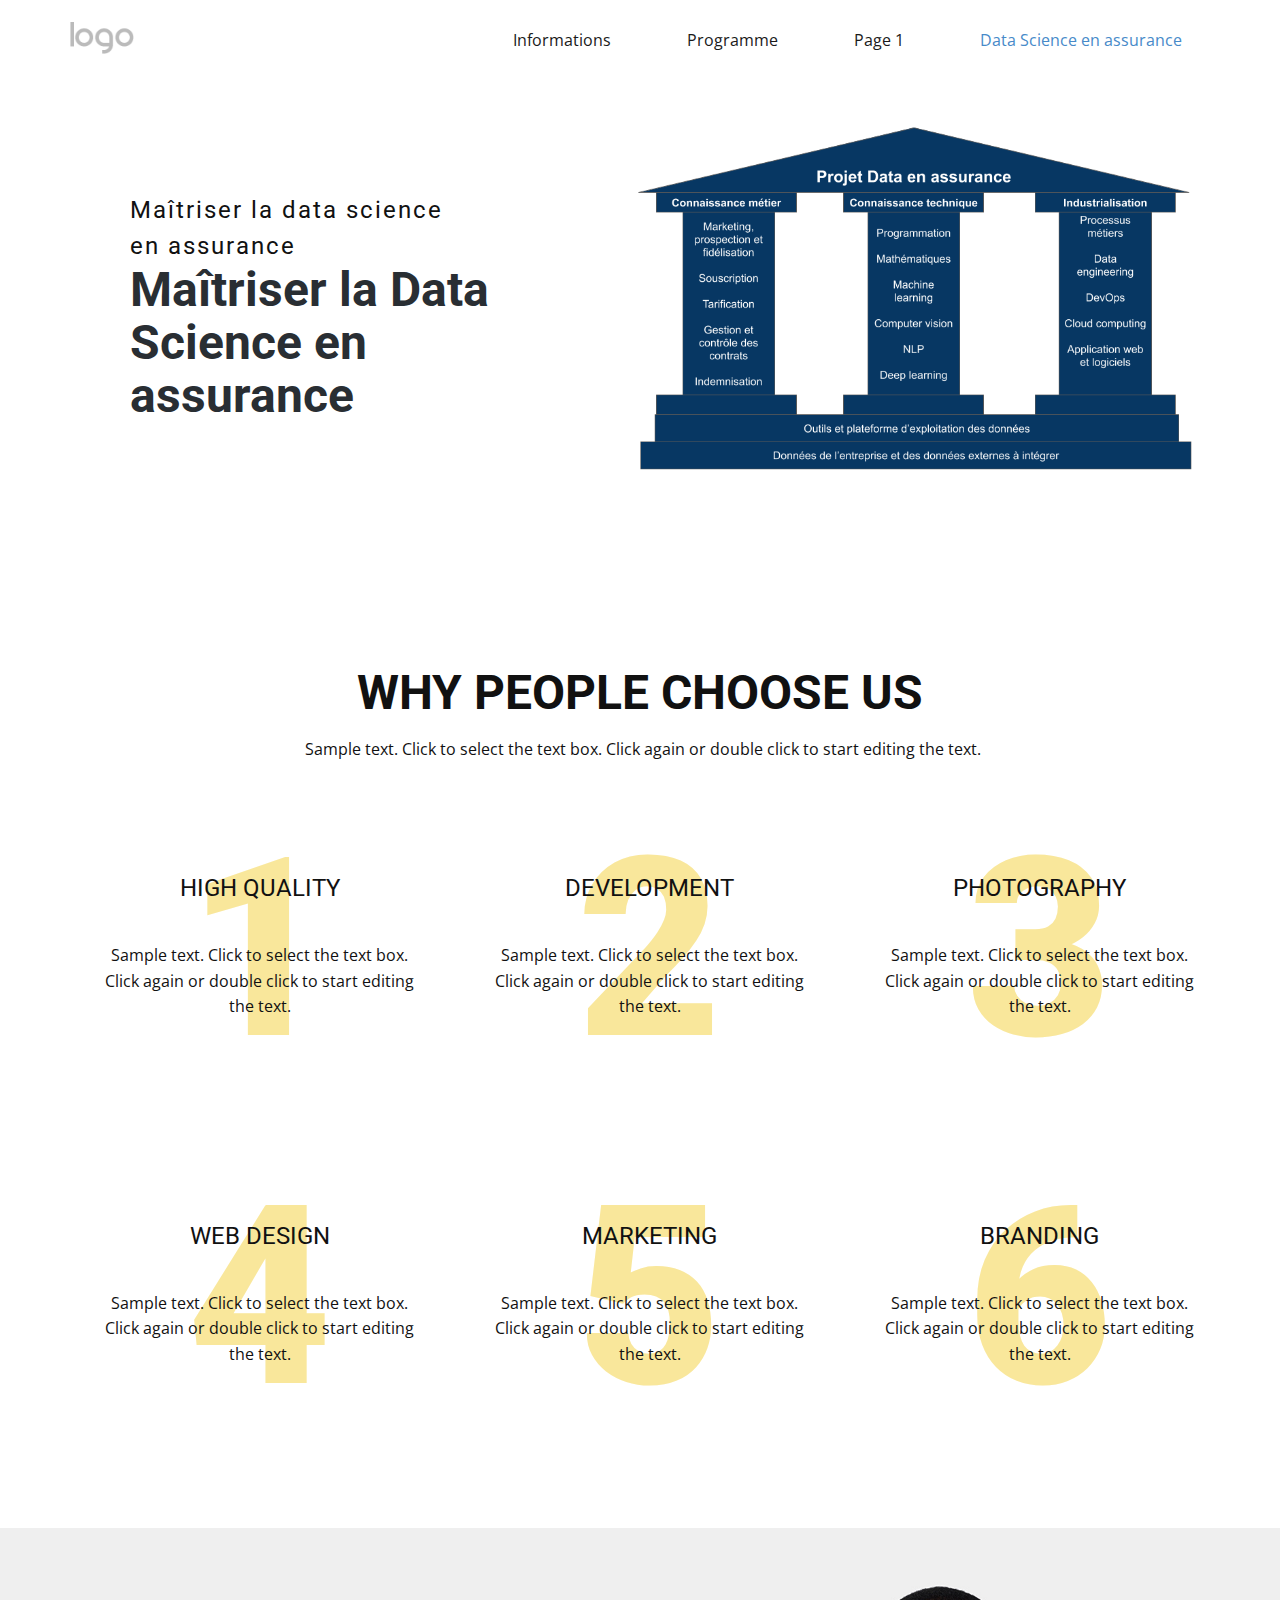
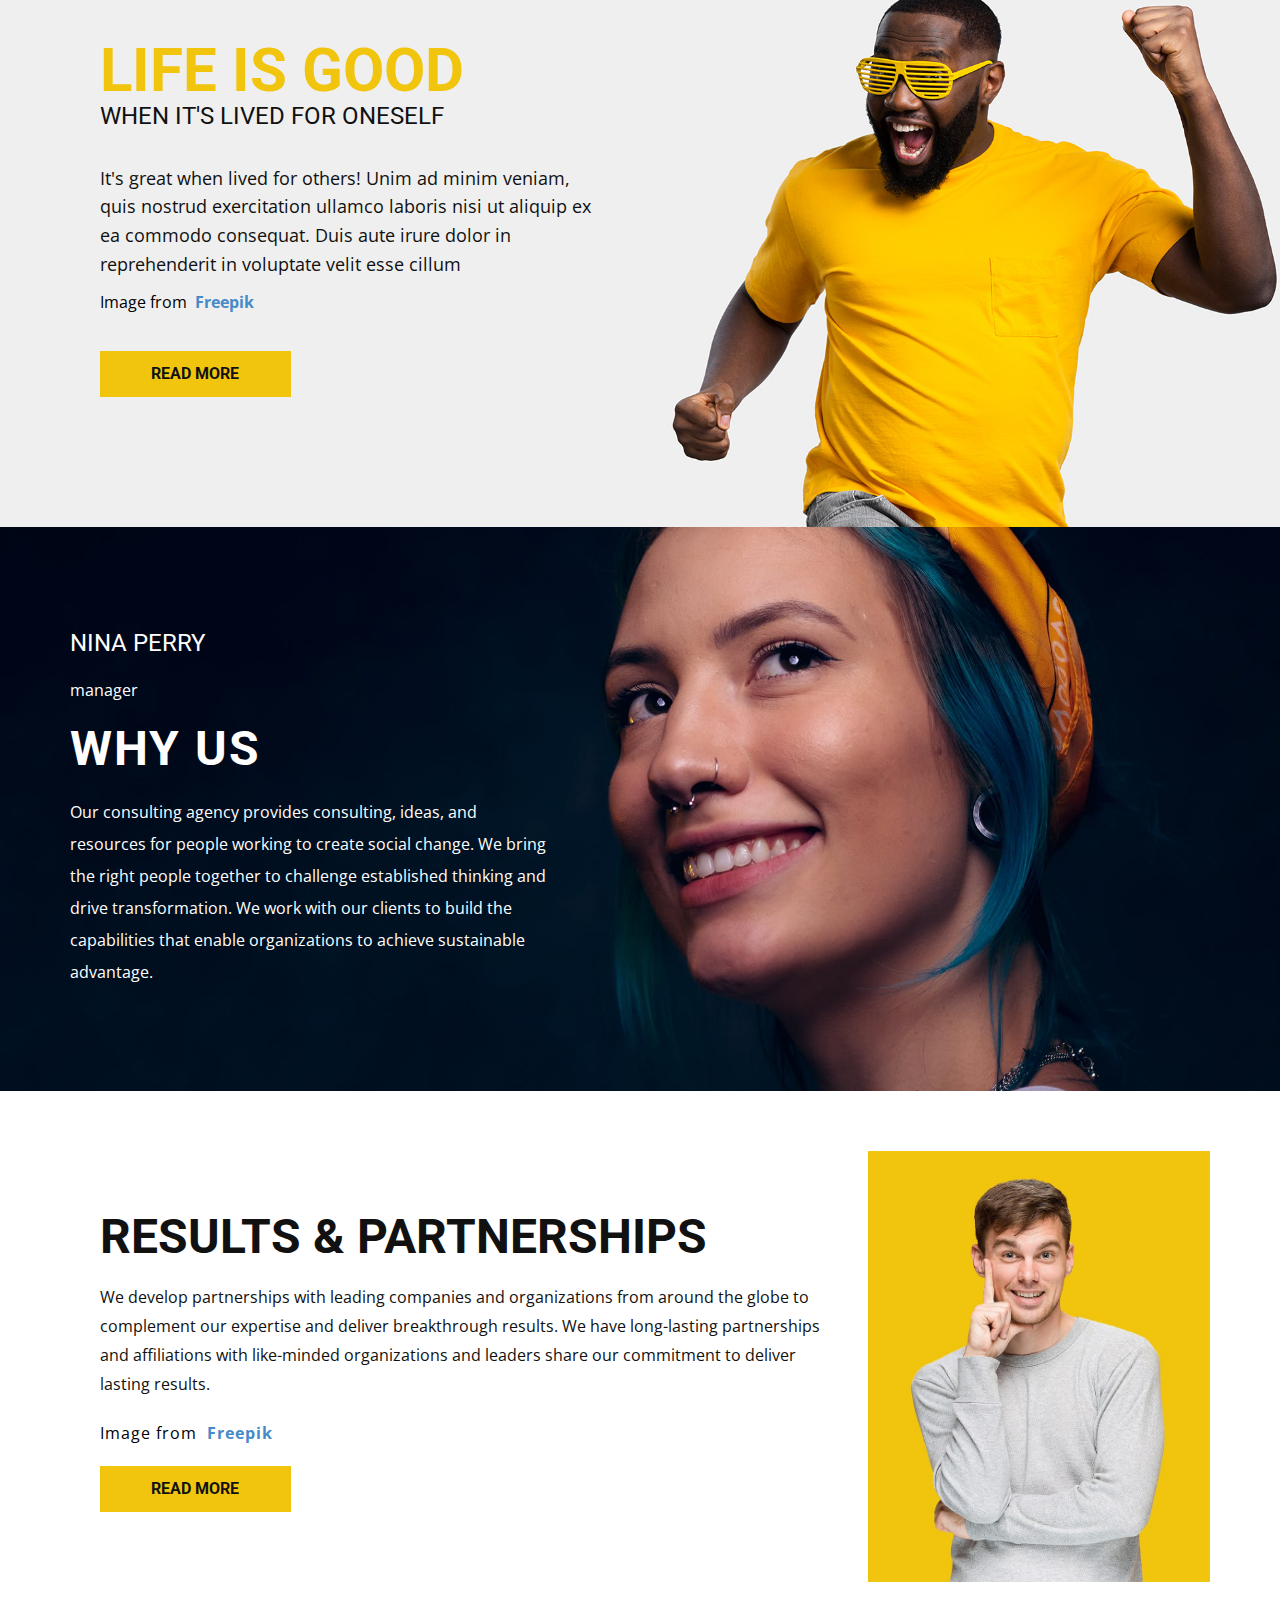
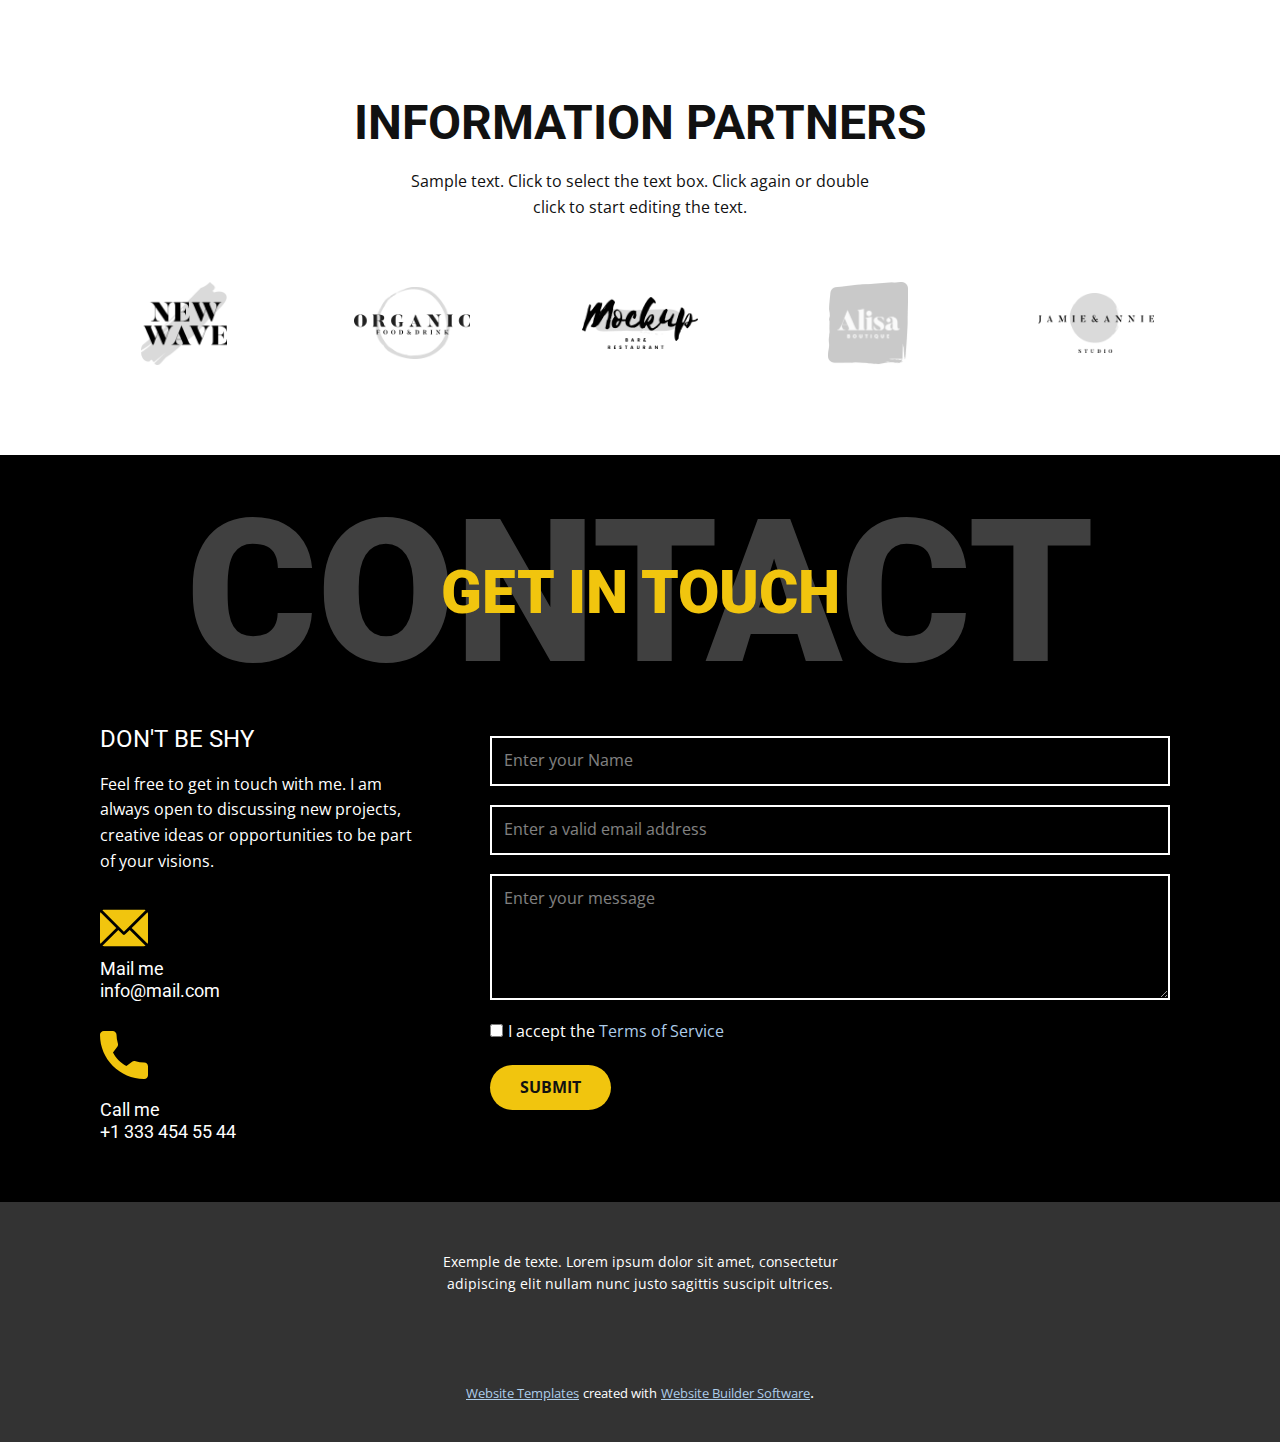
<file: Data-Science-en-assurance.html>
<!DOCTYPE html>
<html style="font-size: 16px;">
  <head>
    <meta name="viewport" content="width=device-width, initial-scale=1.0">
    <meta charset="utf-8">
    <meta name="keywords" content="">
    <meta name="description" content="">
    <meta name="page_type" content="np-template-header-footer-from-plugin">
    <title>Data Science en assurance</title>
    <link rel="stylesheet" href="nicepage.css" media="screen">
<link rel="stylesheet" href="Data-Science-en-assurance.css" media="screen">
    <script class="u-script" type="text/javascript" src="jquery.js" defer=""></script>
    <script class="u-script" type="text/javascript" src="nicepage.js" defer=""></script>
    <meta name="generator" content="Nicepage 2.27.3, nicepage.com">
    <link id="u-theme-google-font" rel="stylesheet" href="https://fonts.googleapis.com/css?family=Roboto:100,100i,300,300i,400,400i,500,500i,700,700i,900,900i|Open+Sans:300,300i,400,400i,600,600i,700,700i,800,800i">
    <link id="u-page-google-font" rel="stylesheet" href="https://fonts.googleapis.com/css?family=Roboto:100,100i,300,300i,400,400i,500,500i,700,700i,900,900i">
    
    
    
    
    
    
    
    
    <script type="application/ld+json">{
		"@context": "http://schema.org",
		"@type": "Organization",
		"name": "Site1",
		"url": "index.html",
		"logo": "images/default-logo.png"
}</script>
    <meta property="og:title" content="Data Science en assurance">
    <meta property="og:type" content="website">
    <meta name="theme-color" content="#478ac9">
    <link rel="canonical" href="index.html">
    <meta property="og:url" content="index.html">
  </head>
  <body class="u-body u-overlap"><header class="u-clearfix u-header u-header" id="sec-8003"><div class="u-clearfix u-sheet u-valign-middle u-sheet-1">
        <a href="Informations.html" class="u-image u-logo u-image-1" data-image-width="80" data-image-height="40" title="Informations">
          <img src="images/default-logo.png" class="u-logo-image u-logo-image-1" data-image-width="64">
        </a>
        <nav class="u-menu u-menu-dropdown u-offcanvas u-menu-1">
          <div class="menu-collapse" style="font-size: 1rem; letter-spacing: 0;">
            <a class="u-button-style u-custom-left-right-menu-spacing u-custom-padding-bottom u-custom-top-bottom-menu-spacing u-nav-link u-text-active-palette-1-base u-text-hover-palette-2-base" href="#">
              <svg><use xmlns:xlink="http://www.w3.org/1999/xlink" xlink:href="#menu-hamburger"></use></svg>
              <svg version="1.1" xmlns="http://www.w3.org/2000/svg" xmlns:xlink="http://www.w3.org/1999/xlink"><defs><symbol id="menu-hamburger" viewBox="0 0 16 16" style="width: 16px; height: 16px;"><rect y="1" width="16" height="2"></rect><rect y="7" width="16" height="2"></rect><rect y="13" width="16" height="2"></rect>
</symbol>
</defs></svg>
            </a>
          </div>
          <div class="u-custom-menu u-nav-container">
            <ul class="u-nav u-spacing-20 u-unstyled u-nav-1"><li class="u-nav-item"><a class="u-border-active-palette-1-base u-border-hover-palette-1-base u-button-style u-nav-link u-text-active-palette-1-base u-text-grey-90 u-text-hover-palette-2-base" href="index.html" style="padding: 10px 28px;">Informations</a>
</li><li class="u-nav-item"><a class="u-border-active-palette-1-base u-border-hover-palette-1-base u-button-style u-nav-link u-text-active-palette-1-base u-text-grey-90 u-text-hover-palette-2-base" href="Programme.html" style="padding: 10px 28px;">Programme</a>
</li><li class="u-nav-item"><a class="u-border-active-palette-1-base u-border-hover-palette-1-base u-button-style u-nav-link u-text-active-palette-1-base u-text-grey-90 u-text-hover-palette-2-base" style="padding: 10px 28px;" href="Page-1.html">Page 1</a>
</li><li class="u-nav-item"><a class="u-border-active-palette-1-base u-border-hover-palette-1-base u-button-style u-nav-link u-text-active-palette-1-base u-text-grey-90 u-text-hover-palette-2-base" style="padding: 10px 28px;" href="Page-2.html">Data Science en assurance</a>
</li></ul>
          </div>
          <div class="u-custom-menu u-nav-container-collapse">
            <div class="u-black u-container-style u-inner-container-layout u-opacity u-opacity-95 u-sidenav">
              <div class="u-menu-close"></div>
              <ul class="u-align-center u-nav u-popupmenu-items u-unstyled u-nav-2"><li class="u-nav-item"><a class="u-button-style u-nav-link" href="index.html" style="padding: 10px 28px;">Informations</a>
</li><li class="u-nav-item"><a class="u-button-style u-nav-link" href="Programme.html" style="padding: 10px 28px;">Programme</a>
</li><li class="u-nav-item"><a class="u-button-style u-nav-link" style="padding: 10px 28px;" href="Page-1.html">Page 1</a>
</li><li class="u-nav-item"><a class="u-button-style u-nav-link" style="padding: 10px 28px;" href="Page-2.html">Data Science en assurance</a>
</li></ul>
            </div>
            <div class="u-black u-menu-overlay u-opacity u-opacity-70"></div>
          </div>
        </nav>
      </div></header>
    <section class="u-clearfix u-section-1" id="carousel_b2f9">
      <div class="u-clearfix u-layout-wrap u-layout-wrap-1">
        <div class="u-layout">
          <div class="u-layout-row">
            <div class="u-align-left u-container-style u-layout-cell u-left-cell u-size-28-lg u-size-28-xl u-size-30-md u-size-30-sm u-size-30-xs u-layout-cell-1">
              <div class="u-container-layout u-container-layout-1">
                <h3 class="u-text u-text-1">Maîtriser la data science&nbsp;<br>en assurance
                </h3>
                <h1 class="u-text u-text-palette-1-dark-3 u-text-2">Maîtriser la Data Science en assurance</h1>
              </div>
            </div>
            <div class="u-container-style u-layout-cell u-right-cell u-size-30-md u-size-30-sm u-size-30-xs u-size-32-lg u-size-32-xl u-layout-cell-2">
              <div class="u-container-layout u-valign-middle u-container-layout-2">
                <img class="u-expand-resize u-image u-image-1" src="images/templepiliersprojetdatascienceassurance2.png">
              </div>
            </div>
          </div>
        </div>
      </div>
    </section>
    <section class="u-align-center u-clearfix u-section-2" id="carousel_7f53">
      <div class="u-clearfix u-sheet u-valign-middle-lg u-valign-middle-md u-valign-middle-sm u-valign-middle-xl u-sheet-1">
        <h2 class="u-text u-text-1">Why people choose us</h2>
        <p class="u-text u-text-default u-text-2">Sample text. Click to select the text box. Click again or double click to start editing the text.</p>
        <div class="u-expanded-width u-list u-repeater u-list-1">
          <div class="u-container-style u-list-item u-repeater-item">
            <div class="u-container-layout u-similar-container u-valign-middle u-container-layout-1">
              <h1 class="u-align-center u-text u-text-default u-text-palette-3-light-2 u-text-3">1</h1>
              <h3 class="u-align-center u-text u-text-default u-text-4">High Quality</h3>
              <p class="u-align-center u-text u-text-default u-text-5">Sample text. Click to select the text box. Click again or double click to start editing the text.</p>
            </div>
          </div>
          <div class="u-container-style u-list-item u-repeater-item">
            <div class="u-container-layout u-similar-container u-valign-middle u-container-layout-2">
              <h1 class="u-align-center u-text u-text-default u-text-palette-3-light-2 u-text-6">2</h1>
              <h3 class="u-align-center u-text u-text-default u-text-7">Development</h3>
              <p class="u-align-center u-text u-text-default u-text-8">Sample text. Click to select the text box. Click again or double click to start editing the text.</p>
            </div>
          </div>
          <div class="u-container-style u-list-item u-repeater-item">
            <div class="u-container-layout u-similar-container u-valign-middle u-container-layout-3">
              <h1 class="u-align-center u-text u-text-default u-text-palette-3-light-2 u-text-9">3</h1>
              <h3 class="u-align-center u-text u-text-default u-text-10">Photography</h3>
              <p class="u-align-center u-text u-text-default u-text-11">Sample text. Click to select the text box. Click again or double click to start editing the text.</p>
            </div>
          </div>
          <div class="u-container-style u-list-item u-repeater-item">
            <div class="u-container-layout u-similar-container u-valign-middle u-container-layout-4">
              <h1 class="u-align-center u-text u-text-default u-text-palette-3-light-2 u-text-12">4</h1>
              <h3 class="u-align-center u-text u-text-default u-text-13">Web design</h3>
              <p class="u-align-center u-text u-text-default u-text-14">Sample text. Click to select the text box. Click again or double click to start editing the text.</p>
            </div>
          </div>
          <div class="u-container-style u-list-item u-repeater-item">
            <div class="u-container-layout u-similar-container u-valign-middle u-container-layout-5">
              <h1 class="u-align-center u-text u-text-default u-text-palette-3-light-2 u-text-15">5</h1>
              <h3 class="u-align-center u-text u-text-default u-text-16">Marketing</h3>
              <p class="u-align-center u-text u-text-default u-text-17">Sample text. Click to select the text box. Click again or double click to start editing the text.</p>
            </div>
          </div>
          <div class="u-container-style u-list-item u-repeater-item">
            <div class="u-container-layout u-similar-container u-valign-middle u-container-layout-6">
              <h1 class="u-align-center u-text u-text-default u-text-palette-3-light-2 u-text-18">6</h1>
              <h3 class="u-align-center u-text u-text-default u-text-19">Branding</h3>
              <p class="u-align-center u-text u-text-default u-text-20">Sample text. Click to select the text box. Click again or double click to start editing the text.</p>
            </div>
          </div>
        </div>
      </div>
    </section>
    <section class="u-clearfix u-image u-section-3" id="carousel_198d" data-image-width="1920" data-image-height="1200">
      <div class="u-clearfix u-layout-wrap u-layout-wrap-1">
        <div class="u-gutter-0 u-layout">
          <div class="u-layout-row">
            <div class="u-align-center-sm u-align-left-lg u-align-left-md u-align-left-xl u-container-style u-layout-cell u-left-cell u-size-28 u-layout-cell-1">
              <div class="u-container-layout u-valign-middle-lg u-valign-top-md u-valign-top-sm u-valign-top-xs u-container-layout-1">
                <h1 class="u-align-center-xs u-text u-text-palette-3-base u-text-1">Life is Good</h1>
                <h5 class="u-align-center-xs u-text u-text-2">when it's lived for oneself</h5>
                <p class="u-align-center-xs u-text u-text-default u-text-3">It's great when lived for others! Unim ad minim veniam, quis nostrud exercitation ullamco laboris nisi ut aliquip ex ea commodo consequat. Duis aute irure dolor in reprehenderit in voluptate velit esse cillum </p>
                <p class="u-align-center-xs u-text u-text-black u-text-default u-text-4">Image from&nbsp;<b>
                    <a href="https://www.freepik.com/free-photos-vectors/man" target="_blank">Freepik</a></b>
                </p>
                <a href="https://nicepage.com" class="u-active-white u-btn u-btn-rectangle u-button-style u-custom-font u-heading-font u-hover-white u-palette-3-base u-radius-0 u-btn-1">read more</a>
              </div>
            </div>
            <div class="u-align-left u-container-style u-image u-layout-cell u-right-cell u-size-32 u-image-1">
              <div class="u-container-layout u-valign-bottom u-container-layout-2"></div>
            </div>
          </div>
        </div>
      </div>
    </section>
    <section class="u-align-center-xs u-clearfix u-image u-section-4" id="carousel_b0f0" data-image-width="2250" data-image-height="1500">
      <div class="u-clearfix u-sheet u-valign-middle-lg u-valign-middle-md u-valign-middle-sm u-valign-middle-xl u-sheet-1">
        <h6 class="u-text u-text-body-alt-color u-text-default u-text-1">nina perry</h6>
        <p class="u-text u-text-body-alt-color u-text-default u-text-2">manager</p>
        <h2 class="u-text u-text-body-alt-color u-text-default u-text-3">why us</h2>
        <p class="u-text u-text-body-alt-color u-text-4">Our consulting agency provides consulting, ideas, and resources for people working to create social change. We bring the right people together to challenge established thinking and drive transformation. We work with our clients to build the capabilities that enable organizations to achieve sustainable advantage.</p>
      </div>
    </section>
    <section class="u-clearfix u-section-5" id="carousel_c6d5">
      <div class="u-clearfix u-sheet u-valign-middle-sm u-sheet-1">
        <div class="u-clearfix u-expanded-width u-layout-wrap u-layout-wrap-1">
          <div class="u-layout">
            <div class="u-layout-row">
              <div class="u-align-left-lg u-align-left-md u-align-left-sm u-align-left-xl u-container-style u-layout-cell u-left-cell u-size-42 u-layout-cell-1">
                <div class="u-container-layout u-container-layout-1">
                  <h2 class="u-align-center-xs u-text u-text-1">Results &amp; Partnerships</h2>
                  <p class="u-align-center-xs u-text u-text-2">We develop partnerships with leading companies and organizations from around the globe to complement our expertise and deliver breakthrough results.&nbsp;We have long-lasting partnerships and affiliations with like-minded organizations and leaders share our commitment to deliver lasting results.</p>
                  <p class="u-align-center-xs u-text u-text-black u-text-default u-text-3">Image from&nbsp;<b>
                      <a href="https://www.freepik.com/free-photos-vectors/fashion" target="_blank">Freepik</a></b>
                  </p>
                  <a href="https://nicepage.com" class="u-active-white u-btn u-btn-rectangle u-button-style u-custom-font u-heading-font u-hover-white u-palette-3-base u-radius-0 u-btn-1">read more</a>
                </div>
              </div>
              <div class="u-container-style u-expand-resize u-image u-layout-cell u-right-cell u-size-18 u-image-1">
                <div class="u-container-layout u-valign-bottom u-container-layout-2"></div>
              </div>
            </div>
          </div>
        </div>
      </div>
    </section>
    <section class="u-align-center u-clearfix u-section-6" id="carousel_08c5">
      <div class="u-clearfix u-sheet u-sheet-1">
        <h2 class="u-text u-text-default u-text-1">Information partners</h2>
        <p class="u-text u-text-2">Sample text. Click to select the text box. Click again or double click to start editing the text.</p>
        <div class="u-clearfix u-expanded-width u-layout-wrap u-layout-wrap-1">
          <div class="u-layout">
            <div class="u-layout-row">
              <div class="u-align-center u-container-style u-layout-cell u-left-cell u-size-12 u-size-20-md u-layout-cell-1">
                <div class="u-container-layout u-valign-middle u-container-layout-1">
                  <img src="images/5.png" alt="" class="u-image u-image-contain u-image-default u-image-1">
                </div>
              </div>
              <div class="u-align-center u-container-style u-layout-cell u-size-12 u-size-20-md u-layout-cell-2">
                <div class="u-container-layout u-valign-middle u-container-layout-2">
                  <img src="images/3.png" alt="" class="u-image u-image-contain u-image-default u-image-2">
                </div>
              </div>
              <div class="u-align-center u-container-style u-layout-cell u-size-12 u-size-20-md u-layout-cell-3">
                <div class="u-container-layout u-valign-middle u-container-layout-3">
                  <img src="images/4.png" alt="" class="u-image u-image-contain u-image-default u-image-3">
                </div>
              </div>
              <div class="u-align-center u-container-style u-layout-cell u-size-12 u-size-30-md u-layout-cell-4">
                <div class="u-container-layout u-valign-middle u-container-layout-4">
                  <img src="images/2.png" alt="" class="u-image u-image-contain u-image-default u-image-4">
                </div>
              </div>
              <div class="u-align-center u-container-style u-layout-cell u-right-cell u-size-12 u-size-30-md u-layout-cell-5">
                <div class="u-container-layout u-valign-middle u-container-layout-5">
                  <img src="images/6.png" alt="" class="u-image u-image-contain u-image-default u-image-5">
                </div>
              </div>
            </div>
          </div>
        </div>
      </div>
    </section>
    <section class="u-align-center u-black u-clearfix u-section-7" id="carousel_3aa4">
      <div class="u-clearfix u-sheet u-valign-middle-lg u-valign-middle-md u-valign-middle-xl u-sheet-1">
        <h1 class="u-text u-text-default u-text-grey-75 u-text-1">contact</h1>
        <h2 class="u-text u-text-default u-text-palette-3-base u-text-2">get in touch</h2>
        <div class="u-clearfix u-expanded-width u-layout-wrap u-layout-wrap-1">
          <div class="u-layout">
            <div class="u-layout-row">
              <div class="u-align-center-xs u-align-left-lg u-align-left-md u-align-left-sm u-align-left-xl u-container-style u-layout-cell u-left-cell u-size-20 u-layout-cell-1">
                <div class="u-container-layout u-valign-top u-container-layout-1">
                  <h2 class="u-text u-text-default u-text-3">don't be shy</h2>
                  <p class="u-text u-text-default u-text-4">Feel free to get in touch with me. I am always open to discussing new projects, creative ideas or opportunities to be part of your visions.</p><span class="u-icon u-icon-circle u-text-palette-3-base u-icon-1"><svg class="u-svg-link" preserveAspectRatio="xMidYMin slice" viewBox="0 0 512 512" style=""><use xmlns:xlink="http://www.w3.org/1999/xlink" xlink:href="#svg-7817"></use></svg><svg xmlns="http://www.w3.org/2000/svg" xmlns:xlink="http://www.w3.org/1999/xlink" version="1.1" id="svg-7817" x="0px" y="0px" viewBox="0 0 512 512" style="enable-background:new 0 0 512 512;" xml:space="preserve" class="u-svg-content"><g><g><path d="M467,61H45c-6.927,0-13.412,1.703-19.279,4.51L255,294.789l51.389-49.387c0,0,0.004-0.005,0.005-0.007    c0.001-0.002,0.005-0.004,0.005-0.004L486.286,65.514C480.418,62.705,473.929,61,467,61z"></path>
</g>
</g><g><g><path d="M507.496,86.728L338.213,256.002L507.49,425.279c2.807-5.867,4.51-12.352,4.51-19.279V106    C512,99.077,510.301,92.593,507.496,86.728z"></path>
</g>
</g><g><g><path d="M4.51,86.721C1.703,92.588,0,99.073,0,106v300c0,6.923,1.701,13.409,4.506,19.274L173.789,256L4.51,86.721z"></path>
</g>
</g><g><g><path d="M317.002,277.213l-51.396,49.393c-2.93,2.93-6.768,4.395-10.605,4.395s-7.676-1.465-10.605-4.395L195,277.211    L25.714,446.486C31.582,449.295,38.071,451,45,451h422c6.927,0,13.412-1.703,19.279-4.51L317.002,277.213z"></path>
</g>
</g><g></g><g></g><g></g><g></g><g></g><g></g><g></g><g></g><g></g><g></g><g></g><g></g><g></g><g></g><g></g></svg></span>
                  <h6 class="u-text u-text-default u-text-5">Mail me<br>info@mail.com
                  </h6><span class="u-icon u-icon-circle u-text-palette-3-base u-icon-2"><svg class="u-svg-link" preserveAspectRatio="xMidYMin slice" viewBox="0 0 384 384" style=""><use xmlns:xlink="http://www.w3.org/1999/xlink" xlink:href="#svg-2aad"></use></svg><svg xmlns="http://www.w3.org/2000/svg" xmlns:xlink="http://www.w3.org/1999/xlink" version="1.1" id="svg-2aad" x="0px" y="0px" viewBox="0 0 384 384" style="enable-background:new 0 0 384 384;" xml:space="preserve" class="u-svg-content"><g><g><path d="M353.188,252.052c-23.51,0-46.594-3.677-68.469-10.906c-10.719-3.656-23.896-0.302-30.438,6.417l-43.177,32.594    c-50.073-26.729-80.917-57.563-107.281-107.26l31.635-42.052c8.219-8.208,11.167-20.198,7.635-31.448    c-7.26-21.99-10.948-45.063-10.948-68.583C132.146,13.823,118.323,0,101.333,0H30.813C13.823,0,0,13.823,0,30.813    C0,225.563,158.438,384,353.188,384c16.99,0,30.813-13.823,30.813-30.813v-70.323C384,265.875,370.177,252.052,353.188,252.052z"></path>
</g>
</g><g></g><g></g><g></g><g></g><g></g><g></g><g></g><g></g><g></g><g></g><g></g><g></g><g></g><g></g><g></g></svg></span>
                  <h6 class="u-text u-text-default u-text-6">Call me<br>+1 333 454 55 44
                  </h6>
                </div>
              </div>
              <div class="u-container-style u-layout-cell u-right-cell u-size-40 u-layout-cell-2">
                <div class="u-container-layout u-container-layout-2">
                  <div class="u-expanded-width u-form u-form-1">
                    <form action="#" method="POST" class="u-clearfix u-form-spacing-19 u-form-vertical u-inner-form" style="padding: 10px" source="custom" name="form">
                      <div class="u-form-group u-form-name u-form-group-1">
                        <label for="name-dee9" class="u-form-control-hidden u-label">Name</label>
                        <input type="text" placeholder="Enter your Name" id="name-dee9" name="name" class="u-border-2 u-border-white u-input u-input-rectangle" required="">
                      </div>
                      <div class="u-form-email u-form-group u-form-group-2">
                        <label for="email-dee9" class="u-form-control-hidden u-label">Email</label>
                        <input type="email" placeholder="Enter a valid email address" id="email-dee9" name="email" class="u-border-2 u-border-white u-input u-input-rectangle" required="">
                      </div>
                      <div class="u-form-group u-form-message u-form-group-3">
                        <label for="message-dee9" class="u-form-control-hidden u-label">Message</label>
                        <textarea placeholder="Enter your message" rows="4" cols="50" id="message-dee9" name="message" class="u-border-2 u-border-white u-input u-input-rectangle" required=""></textarea>
                      </div>
                      <div class="u-form-agree u-form-group u-form-group-4">
                        <input type="checkbox" id="agree-fd34" name="agree" class="u-agree-checkbox" required="">
                        <label for="agree-fd34" class="u-agree-label u-label">I accept the <a href="#">Terms of Service</a>
                        </label>
                      </div>
                      <div class="u-align-left u-form-group u-form-submit u-form-group-5">
                        <a href="https://nicepage.com" class="u-btn u-btn-round u-btn-submit u-button-style u-palette-3-base u-radius-30 u-btn-1">Submit</a>
                        <input type="submit" value="submit" class="u-form-control-hidden">
                      </div>
                      <div class="u-form-send-message u-form-send-success"> Thank you! Your message has been sent. </div>
                      <div class="u-form-send-error u-form-send-message"> Unable to send your message. Please fix errors then try again. </div>
                      <input type="hidden" value="" name="recaptchaResponse">
                    </form>
                  </div>
                </div>
              </div>
            </div>
          </div>
        </div>
      </div>
    </section>
    
    
    <footer class="u-align-center u-clearfix u-footer u-grey-80 u-footer" id="sec-f796"><div class="u-clearfix u-sheet u-sheet-1">
        <p class="u-small-text u-text u-text-variant u-text-1"> Exemple de texte. Lorem ipsum dolor sit amet, consectetur adipiscing elit nullam nunc justo sagittis suscipit ultrices.</p>
      </div></footer>
    <section class="u-backlink u-clearfix u-grey-80">
      <a class="u-link" href="https://nicepage.com/website-templates" target="_blank">
        <span>Website Templates</span>
      </a>
      <p class="u-text">
        <span>created with</span>
      </p>
      <a class="u-link" href="https://nicepage.com/" target="_blank">
        <span>Website Builder Software</span>
      </a>. 
    </section>
  </body>
</html>
</file>
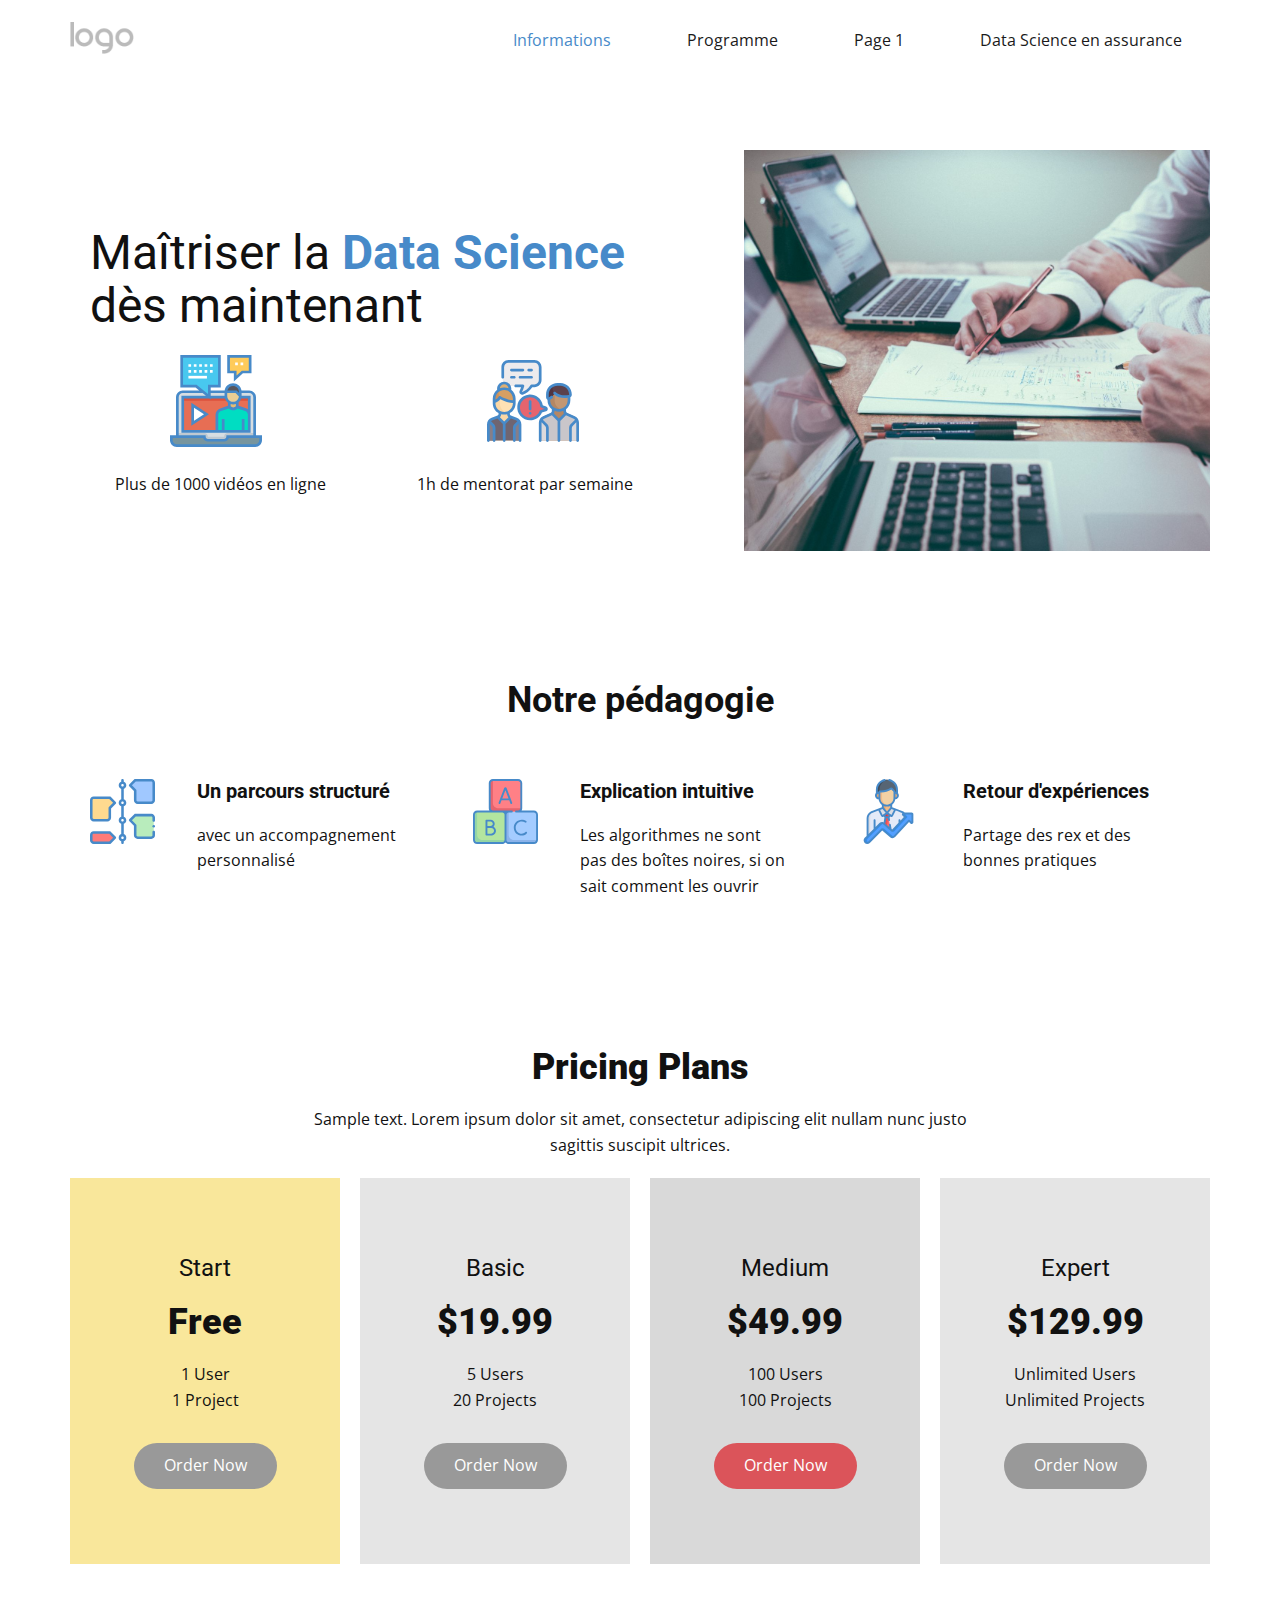
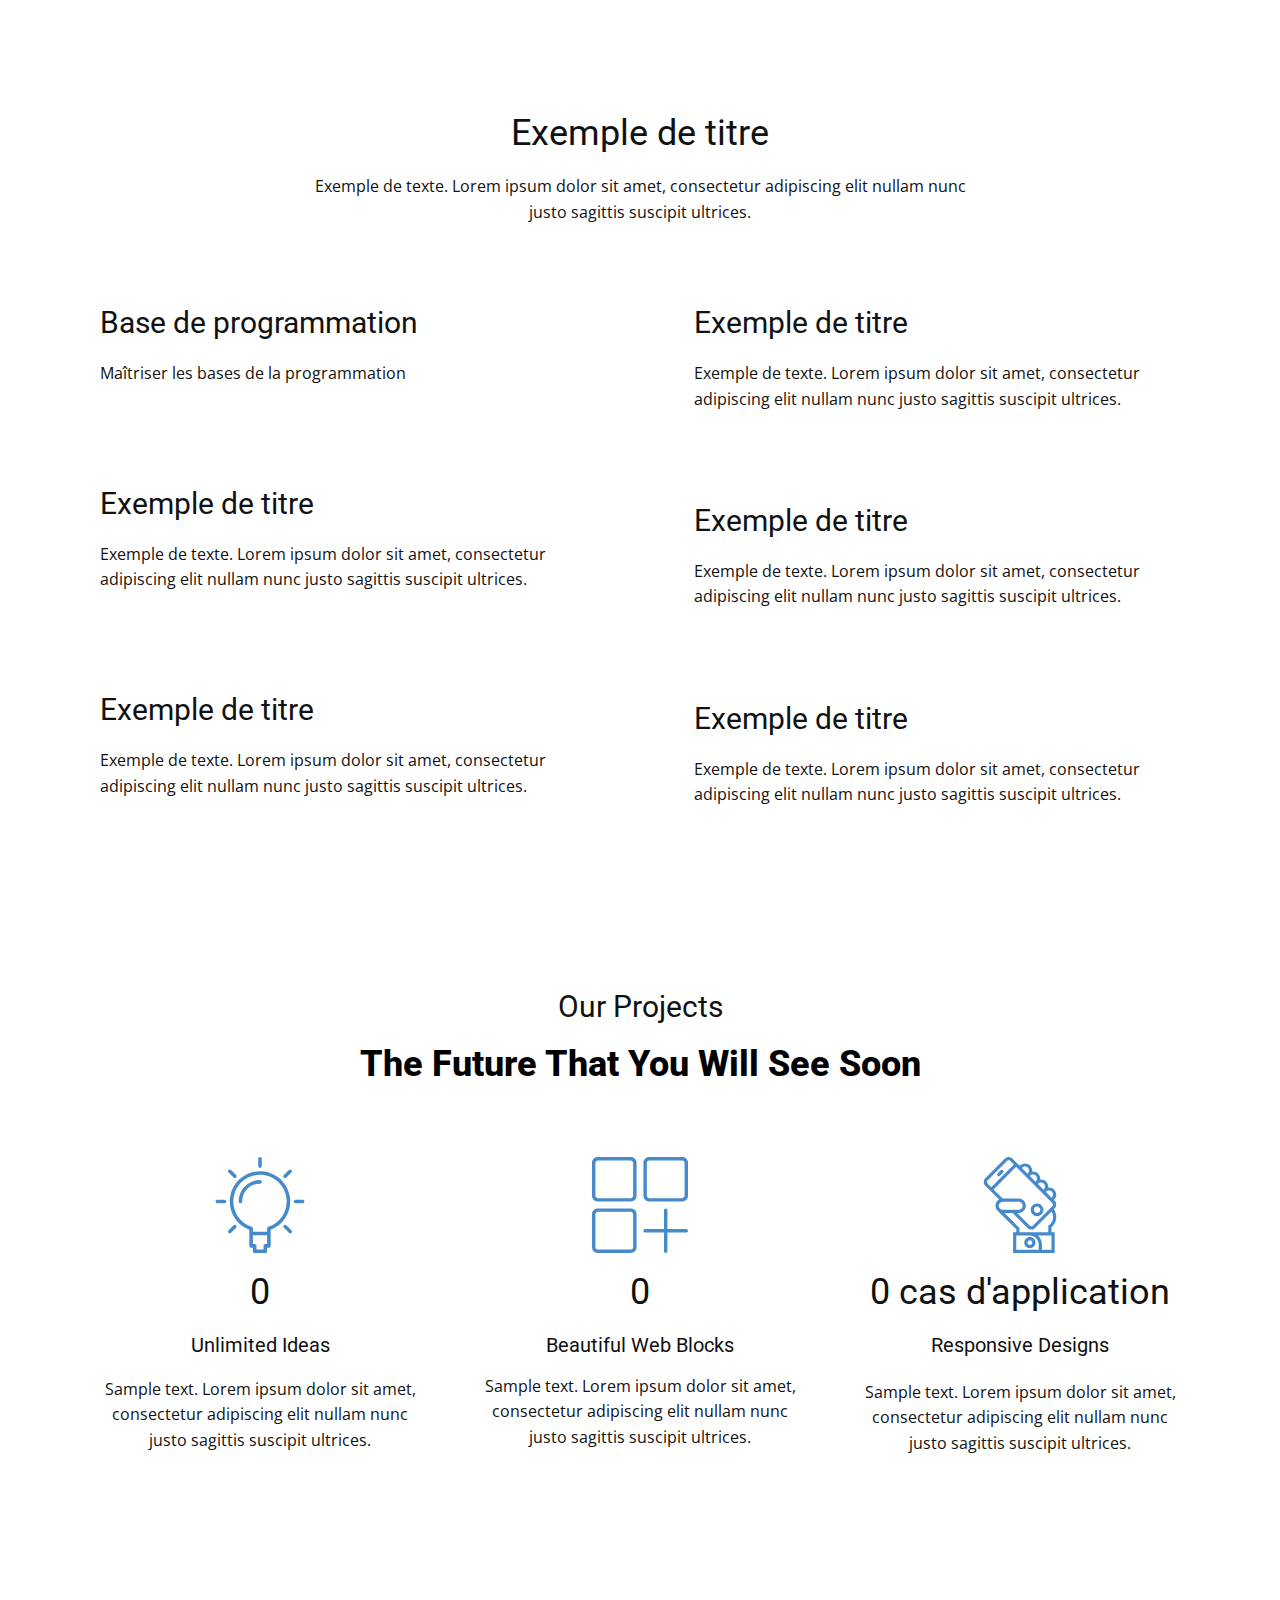
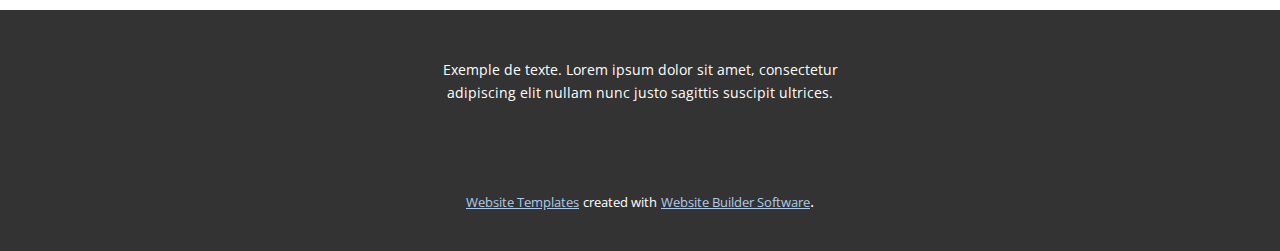
<file: Informations.html>
<!DOCTYPE html>
<html style="font-size: 16px;">
  <head>
    <meta name="viewport" content="width=device-width, initial-scale=1.0">
    <meta charset="utf-8">
    <meta name="keywords" content="Pricing Plans, Free, $19.99, $49.99, $129.99">
    <meta name="description" content="">
    <meta name="page_type" content="np-template-header-footer-from-plugin">
    <title>Informations</title>
    <link rel="stylesheet" href="nicepage.css" media="screen">
<link rel="stylesheet" href="Informations.css" media="screen">
    <script class="u-script" type="text/javascript" src="jquery.js" defer=""></script>
    <script class="u-script" type="text/javascript" src="nicepage.js" defer=""></script>
    <meta name="generator" content="Nicepage 2.27.3, nicepage.com">
    <link id="u-theme-google-font" rel="stylesheet" href="https://fonts.googleapis.com/css?family=Roboto:100,100i,300,300i,400,400i,500,500i,700,700i,900,900i|Open+Sans:300,300i,400,400i,600,600i,700,700i,800,800i">
    
    
    
    
    
    
    <script type="application/ld+json">{
		"@context": "http://schema.org",
		"@type": "Organization",
		"name": "Site1",
		"url": "index.html",
		"logo": "images/default-logo.png"
}</script>
    <meta property="og:title" content="Informations">
    <meta property="og:type" content="website">
    <meta name="theme-color" content="#478ac9">
    <link rel="canonical" href="index.html">
    <meta property="og:url" content="index.html">
  </head>
  <body class="u-body"><header class="u-clearfix u-header u-header" id="sec-8003"><div class="u-clearfix u-sheet u-valign-middle u-sheet-1">
        <a href="Informations.html" class="u-image u-logo u-image-1" data-image-width="80" data-image-height="40" title="Informations">
          <img src="images/default-logo.png" class="u-logo-image u-logo-image-1" data-image-width="64">
        </a>
        <nav class="u-menu u-menu-dropdown u-offcanvas u-menu-1">
          <div class="menu-collapse" style="font-size: 1rem; letter-spacing: 0;">
            <a class="u-button-style u-custom-left-right-menu-spacing u-custom-padding-bottom u-custom-top-bottom-menu-spacing u-nav-link u-text-active-palette-1-base u-text-hover-palette-2-base" href="#">
              <svg><use xmlns:xlink="http://www.w3.org/1999/xlink" xlink:href="#menu-hamburger"></use></svg>
              <svg version="1.1" xmlns="http://www.w3.org/2000/svg" xmlns:xlink="http://www.w3.org/1999/xlink"><defs><symbol id="menu-hamburger" viewBox="0 0 16 16" style="width: 16px; height: 16px;"><rect y="1" width="16" height="2"></rect><rect y="7" width="16" height="2"></rect><rect y="13" width="16" height="2"></rect>
</symbol>
</defs></svg>
            </a>
          </div>
          <div class="u-custom-menu u-nav-container">
            <ul class="u-nav u-spacing-20 u-unstyled u-nav-1"><li class="u-nav-item"><a class="u-border-active-palette-1-base u-border-hover-palette-1-base u-button-style u-nav-link u-text-active-palette-1-base u-text-grey-90 u-text-hover-palette-2-base" href="index.html" style="padding: 10px 28px;">Informations</a>
</li><li class="u-nav-item"><a class="u-border-active-palette-1-base u-border-hover-palette-1-base u-button-style u-nav-link u-text-active-palette-1-base u-text-grey-90 u-text-hover-palette-2-base" href="Programme.html" style="padding: 10px 28px;">Programme</a>
</li><li class="u-nav-item"><a class="u-border-active-palette-1-base u-border-hover-palette-1-base u-button-style u-nav-link u-text-active-palette-1-base u-text-grey-90 u-text-hover-palette-2-base" style="padding: 10px 28px;" href="Page-1.html">Page 1</a>
</li><li class="u-nav-item"><a class="u-border-active-palette-1-base u-border-hover-palette-1-base u-button-style u-nav-link u-text-active-palette-1-base u-text-grey-90 u-text-hover-palette-2-base" style="padding: 10px 28px;" href="Page-2.html">Data Science en assurance</a>
</li></ul>
          </div>
          <div class="u-custom-menu u-nav-container-collapse">
            <div class="u-black u-container-style u-inner-container-layout u-opacity u-opacity-95 u-sidenav">
              <div class="u-menu-close"></div>
              <ul class="u-align-center u-nav u-popupmenu-items u-unstyled u-nav-2"><li class="u-nav-item"><a class="u-button-style u-nav-link" href="index.html" style="padding: 10px 28px;">Informations</a>
</li><li class="u-nav-item"><a class="u-button-style u-nav-link" href="Programme.html" style="padding: 10px 28px;">Programme</a>
</li><li class="u-nav-item"><a class="u-button-style u-nav-link" style="padding: 10px 28px;" href="Page-1.html">Page 1</a>
</li><li class="u-nav-item"><a class="u-button-style u-nav-link" style="padding: 10px 28px;" href="Page-2.html">Data Science en assurance</a>
</li></ul>
            </div>
            <div class="u-black u-menu-overlay u-opacity u-opacity-70"></div>
          </div>
        </nav>
      </div></header>
    <section class="u-clearfix u-section-1" id="sec-7a95">
      <div class="u-clearfix u-sheet u-sheet-1">
        <div class="u-clearfix u-expanded-width u-gutter-50 u-layout-wrap u-layout-wrap-1">
          <div class="u-layout">
            <div class="u-layout-row">
              <div class="u-align-left u-container-style u-layout-cell u-left-cell u-size-34 u-layout-cell-1">
                <div class="u-container-layout u-container-layout-1">
                  <h1 class="u-align-left u-heading-font u-text u-text-default u-title u-text-1">Maîtriser la <font class="u-text-palette-1-base"><b>Data Science</b>
                    </font>&nbsp;<br>dès maintenant
                  </h1><span class="u-icon u-icon-circle u-text-palette-1-base u-icon-1"><svg class="u-svg-link" preserveAspectRatio="xMidYMin slice" viewBox="0 0 512 512" style=""><use xmlns:xlink="http://www.w3.org/1999/xlink" xlink:href="#svg-7448"></use></svg><svg xmlns="http://www.w3.org/2000/svg" xmlns:xlink="http://www.w3.org/1999/xlink" version="1.1" xml:space="preserve" class="u-svg-content" viewBox="0 0 512 512" x="0px" y="0px" id="svg-7448" style="enable-background:new 0 0 512 512;"><path style="fill:#E6646E;" d="M326.259,305.786c5.848-1.86,6.074-10.054,0.332-12.218c-10.951-4.127-22.983-8.813-23.07-9.516  c-4.305-34.468-35.885-60.456-72.504-55.502c-29.397,3.977-51.491,26.688-54.769,56.171c-4.304,38.709,25.881,71.48,63.719,71.48  c27.667,0,51.173-17.555,60.166-42.107L326.259,305.786z"></path><path style="fill:#EDEBED;" d="M264.016,35.555h-144.29c-17.709,0-32.065,14.356-32.065,32.065v72.145  c0,17.709,14.356,32.065,32.065,32.065h80.161c0,0-3.787,15.149-11.362,29.828c-3.48,6.743,3.435,13.987,10.416,11.014  c15.71-6.691,35.944-19.01,49.043-40.841h16.032c17.709,0,32.065-14.356,32.065-32.065V67.62  C296.08,49.911,281.725,35.555,264.016,35.555z"></path><path style="fill:#FAD7A5;" d="M163.048,356.415l-32.92-12.345c-6.258-2.347-10.403-8.329-10.403-15.012v-12.937H71.629v12.938  c0,6.683-4.145,12.665-10.403,15.011l-32.92,12.345C15.791,361.108,7.5,373.072,7.5,386.438v90.005h176.355v-90.005  C183.855,373.072,175.563,361.108,163.048,356.415z"></path><path style="fill:#6F6571;" d="M7.5,476.443h176.355v-90.005c0-13.366-8.291-25.33-20.806-30.023l-31.663-11.874l-24.372,24.372  c-6.261,6.261-16.412,6.261-22.673,0l-24.372-24.372l-31.663,11.874C15.791,361.108,7.5,373.071,7.5,386.437V476.443z"></path><path style="fill:#FFE1B4;" d="M95.678,324.136L95.678,324.136c-30.99,0-56.113-25.123-56.113-56.113v-24.049  c0-30.99,25.123-56.113,56.113-56.113l0,0c30.99,0,56.113,25.123,56.113,56.113v24.049  C151.79,299.014,126.668,324.136,95.678,324.136z"></path><path style="fill:#FAD7A5;" d="M71.629,268.023v-24.048c0-25.415,16.908-46.857,40.081-53.759  c-5.083-1.514-10.457-2.354-16.032-2.354c-30.99,0-56.113,25.122-56.113,56.113v24.048c0,30.99,25.123,56.113,56.113,56.113  c5.575,0,10.949-0.841,16.032-2.354C88.537,314.88,71.629,293.438,71.629,268.023z"></path><g><path style="fill:#867E88;" d="M32.521,389.237l-19.96-19.96C9.365,374.307,7.5,380.2,7.5,386.437v90.005h32.065v-70.201   C39.565,399.864,37.031,393.747,32.521,389.237z"></path><path style="fill:#867E88;" d="M158.834,389.237l19.96-19.959c3.196,5.03,5.061,10.923,5.061,17.16v90.005H151.79v-70.2   C151.79,399.864,154.324,393.747,158.834,389.237z"></path>
</g><circle style="fill:#DEAF73;" cx="95.68" cy="187.859" r="32.06"></circle><path style="fill:#D59F63;" d="M39.565,243.975v17.989c8.879-4.205,19.754-10.838,28.076-20.705c2.432-2.883,6.59-3.478,9.878-1.631  c10.568,5.937,35.349,17.244,74.272,19.802v-15.455c0-30.99-25.123-56.113-56.113-56.113l0,0  C64.687,187.862,39.565,212.984,39.565,243.975z"></path><path style="fill:#CD915A;" d="M65.043,196.996c-15.329,10.017-25.479,27.3-25.479,46.978v17.989  c8.879-4.205,19.755-10.838,28.076-20.705c1.276-1.512,3.029-2.355,4.879-2.586C66.581,227.387,61.943,212.671,65.043,196.996z"></path><path style="fill:#B48764;" d="M485.458,342.375l-43.582-20.177c-5.79-2.681-9.521-8.661-9.521-15.261v-30.898h-64.128v30.898  c0,6.599-3.731,12.58-9.52,15.26l-43.584,20.177c-11.579,5.361-19.041,17.322-19.041,30.521v103.546h208.419V372.897  C504.5,359.697,497.038,347.736,485.458,342.375z"></path><path style="fill:#C9C6CA;" d="M485.458,342.375l-43.285-20.039l-30.545,30.544c-6.261,6.261-16.412,6.261-22.673,0l-30.546-30.545  l-43.286,20.04c-11.579,5.361-19.041,17.322-19.041,30.521v103.546h208.419V372.897C504.5,359.697,497.038,347.736,485.458,342.375z  "></path><path style="fill:#C39772;" d="M400.291,308.104L400.291,308.104c-30.99,0-56.113-25.123-56.113-56.113v-48.097h112.226v48.097  C456.404,282.981,431.282,308.104,400.291,308.104z"></path><path style="fill:#B48764;" d="M376.243,251.991v-48.097h-32.065v48.097c0,30.99,25.123,56.113,56.113,56.113  c5.575,0,10.949-0.841,16.032-2.354C393.15,298.847,376.243,277.406,376.243,251.991z"></path><path style="fill:#5C414B;" d="M408.307,163.813h-16.032c-30.99,0-56.113,25.123-56.113,56.113v12.824  c0,5.94,6.303,9.974,11.557,7.203c8.133-4.289,17.671-12.292,24.081-20.924c2.589-3.486,7.566-4.003,11.047-1.406  c25.437,18.981,60.866,14.618,75.189,11.789c3.733-0.737,6.385-4.046,6.385-7.85v-1.635  C464.42,188.936,439.298,163.813,408.307,163.813z"></path><path style="fill:#503441;" d="M347.72,239.953c8.133-4.289,17.671-12.292,24.081-20.924c0.981-1.322,2.348-2.075,3.805-2.535  c-11.333-15.776-12.106-33.361-10.698-45.529c-17.142,9.603-28.745,27.917-28.745,48.963v12.823  C336.162,238.69,342.465,242.724,347.72,239.953z"></path><g><path style="fill:#DBD9DC;" d="M336.162,406.242c0-6.378-2.533-12.495-7.043-17.005l-30.152-30.151   c-1.857,4.259-2.886,8.947-2.886,13.81v103.546h40.081V406.242z"></path><path style="fill:#DBD9DC;" d="M501.613,359.087l-30.151,30.151c-4.51,4.51-7.043,10.627-7.043,17.005v70.2H504.5V372.896   C504.5,368.034,503.473,363.345,501.613,359.087z"></path>
</g><path d="M488.504,340.884l-43.582-19.37c-3.078-1.368-5.067-4.429-5.067-7.797v-11.968c14.64-11.665,24.049-29.628,24.049-49.758  v-16.847c4.823-2.665,8.016-7.815,8.016-13.583v-1.635c0-35.076-28.537-63.613-63.613-63.613h-16.032  c-35.077,0-63.613,28.537-63.613,63.613v14.835c0,5.07,2.182,9.663,5.985,12.602c0.645,0.498,1.324,0.936,2.031,1.315v3.313  c0,20.13,9.409,38.093,24.048,49.757v11.969c0,3.369-1.989,6.429-5.066,7.797l-43.583,19.37  c-14.273,6.344-23.496,20.535-23.496,36.154v99.404c0,4.142,3.358,7.5,7.5,7.5s7.5-3.358,7.5-7.5v-99.403  c0-0.869,0.062-1.728,0.152-2.58l20.082,20.082c3.126,3.126,4.847,7.282,4.847,11.702v70.2c0,4.142,3.358,7.5,7.5,7.5  s7.5-3.358,7.5-7.5v-70.2c0-8.426-3.281-16.349-9.24-22.308l-23.942-23.941c2.157-2.238,4.745-4.093,7.689-5.402l42.847-19.043  l31.775,31.775v109.12c0,4.142,3.358,7.5,7.5,7.5s7.5-3.358,7.5-7.5v-109.12l31.775-31.775l42.846,19.042  c2.945,1.309,5.533,3.164,7.69,5.403l-23.942,23.941c-5.958,5.959-9.24,13.882-9.24,22.308v70.2c0,4.142,3.358,7.5,7.5,7.5  s7.5-3.358,7.5-7.5v-70.2c0-4.42,1.721-8.576,4.847-11.702l20.081-20.081c0.09,0.852,0.152,1.71,0.152,2.579v99.404  c0,4.142,3.358,7.5,7.5,7.5s7.5-3.358,7.5-7.5v-99.404C512,361.419,502.777,347.228,488.504,340.884z M351.678,251.991v-3.374  c4.68-1.855,9.248-4.806,13.621-8.842c3.043-2.809,3.234-7.554,0.424-10.598c-2.808-3.043-7.553-3.233-10.598-0.424  c-3.751,3.462-7.499,5.7-11.137,6.649c-0.088,0.023-0.153,0.033-0.199,0.037c-0.054-0.104-0.127-0.325-0.127-0.678v-14.835  c0-26.805,21.808-48.613,48.613-48.613h16.032c26.805,0,48.613,21.808,48.613,48.613v1.635c0,0.243-0.146,0.455-0.338,0.493  c-44.914,8.868-67.437-7.848-75.036-15.447c-2.929-2.929-7.678-2.929-10.606,0c-2.929,2.929-2.929,7.678,0,10.606  c23.289,23.289,57.274,23.709,77.964,21.224v13.554c0,26.805-21.808,48.613-48.613,48.613  C373.486,300.604,351.678,278.796,351.678,251.991z M400.292,315.604c8.703,0,17.002-1.761,24.563-4.938v3.051  c0,4.318,1.197,8.445,3.318,12.012l-27.881,27.881l-27.882-27.882c2.12-3.567,3.317-7.693,3.317-12.011v-3.052  C383.289,313.843,391.588,315.604,400.292,315.604z"></path><path d="M165.682,349.392l-32.92-12.345c-3.312-1.242-5.536-4.452-5.536-7.989v-5.831c19.137-10.979,32.065-31.604,32.065-55.204  v-24.049c0-20.336-9.604-38.461-24.502-50.114c0.301-1.98,0.453-3.99,0.453-5.999c0-21.816-17.749-39.564-39.564-39.564  c-21.816,0-39.565,17.749-39.565,39.564c0,2.009,0.169,4.01,0.469,5.987c-14.907,11.653-24.518,29.782-24.518,50.126v24.049  c0,23.6,12.928,44.224,32.065,55.203v5.831c0,3.537-2.225,6.748-5.537,7.989l-32.92,12.345C10.317,355.151,0,370.038,0,386.437  v90.005c0,4.142,3.358,7.5,7.5,7.5s7.5-3.358,7.5-7.5v-90.005c0-1.289,0.104-2.562,0.303-3.811l11.914,11.915  c3.126,3.126,4.847,7.282,4.847,11.702v70.2c0,4.142,3.358,7.5,7.5,7.5s7.5-3.358,7.5-7.5v-70.2c0-8.426-3.281-16.349-9.24-22.308  l-15.22-15.22c2.356-2.266,5.168-4.09,8.335-5.277l27.142-10.178l30.097,30.096v93.087c0,4.142,3.358,7.5,7.5,7.5s7.5-3.358,7.5-7.5  v-93.087l30.096-30.096l27.141,10.178c3.167,1.188,5.979,3.012,8.336,5.277l-15.221,15.22c-5.958,5.959-9.24,13.882-9.24,22.308  v70.2c0,4.142,3.358,7.5,7.5,7.5s7.5-3.358,7.5-7.5v-70.2c0-4.42,1.721-8.576,4.847-11.702l11.914-11.914  c0.198,1.249,0.303,2.522,0.303,3.811v90.005c0,4.142,3.358,7.5,7.5,7.5s7.5-3.358,7.5-7.5v-90.005  C191.354,370.038,181.038,355.151,165.682,349.392z M95.678,163.297c12.661,0,23.113,9.629,24.423,21.948  c-7.525-3.141-15.774-4.883-24.424-4.883s-16.899,1.742-24.423,4.883C72.565,172.926,83.017,163.297,95.678,163.297z   M95.678,195.362c26.805,0,48.613,21.808,48.613,48.613v8.236c-34.919-2.646-68.448-22.471-68.803-22.683  c-1.792-1.075-3.95-1.354-5.956-0.77c-2.006,0.584-3.677,1.978-4.611,3.847c-3.384,6.768-11.111,12.244-17.856,15.877v-4.507  C47.064,217.169,68.872,195.362,95.678,195.362z M47.064,268.023v-2.909c6.887-2.974,19.127-9.28,27.038-19.224  c12.215,6.393,40.339,19.391,70.188,21.356v0.777c0,26.805-21.808,48.613-48.613,48.613l0,0  C68.872,316.636,47.064,294.829,47.064,268.023z M95.678,331.636c5.729,0,11.278-0.774,16.562-2.201  c0.103,6.316,2.775,12.22,7.156,16.489l-23.718,23.718l-23.719-23.718c4.381-4.27,7.053-10.173,7.156-16.489  C84.399,330.862,89.948,331.636,95.678,331.636z"></path><path d="M247.983,91.152c4.142,0,7.5-3.358,7.5-7.5s-3.358-7.5-7.5-7.5h-16.034c-4.142,0-7.5,3.358-7.5,7.5s3.358,7.5,7.5,7.5  H247.983z"></path><path d="M199.885,76.152h-64.128c-4.142,0-7.5,3.358-7.5,7.5s3.358,7.5,7.5,7.5h64.128c4.142,0,7.5-3.358,7.5-7.5  S204.027,76.152,199.885,76.152z"></path><path d="M176.354,123.733c0,4.142,3.358,7.5,7.5,7.5h64.129c4.142,0,7.5-3.358,7.5-7.5s-3.358-7.5-7.5-7.5h-64.129  C179.712,116.233,176.354,119.591,176.354,123.733z"></path><path d="M135.757,131.233h16.035c4.142,0,7.5-3.358,7.5-7.5s-3.358-7.5-7.5-7.5h-16.035c-4.142,0-7.5,3.358-7.5,7.5  S131.615,131.233,135.757,131.233z"></path><path d="M87.661,131.233c4.142,0,7.5-3.358,7.5-7.5V67.62c0-13.545,11.02-24.564,24.564-24.564h144.291  c13.545,0,24.565,11.02,24.565,24.564v72.146c0,13.545-11.02,24.564-24.565,24.564h-16.032c-2.634,0-5.076,1.382-6.431,3.641  c-12.276,20.461-31.598,31.871-45.646,37.841c-0.189,0.08-0.425,0.181-0.711-0.126c-0.199-0.215-0.159-0.293-0.051-0.502  c7.914-15.305,11.854-30.879,12.018-31.535c0.561-2.24,0.057-4.614-1.364-6.435s-3.602-2.884-5.912-2.884h-40.081  c-4.142,0-7.5,3.358-7.5,7.5s3.358,7.5,7.5,7.5h29.963c-1.807,5.308-4.465,12.227-7.949,18.965  c-3.03,5.861-2.098,12.766,2.377,17.59c3.036,3.274,7.14,5.011,11.369,5.011c2.076,0,4.182-0.418,6.207-1.279  c15.258-6.484,36.001-18.66,50.343-40.287h11.899c21.816,0,39.565-17.749,39.565-39.564V67.62c0-21.816-17.749-39.564-39.565-39.564  h-144.29c-21.816,0-39.564,17.749-39.564,39.564v56.113C80.161,127.875,83.519,131.233,87.661,131.233z"></path><path d="M239.967,307.588c4.142,0,7.5-3.358,7.5-7.5v-40.081c0-4.142-3.358-7.5-7.5-7.5s-7.5,3.358-7.5,7.5v40.081  C232.467,304.23,235.825,307.588,239.967,307.588z"></path><path d="M239.967,316.636c-4.142,0-7.5,3.358-7.5,7.5s3.358,7.5,7.5,7.5h0.08c4.142,0,7.46-3.358,7.46-7.5  S244.109,316.636,239.967,316.636z"></path><path d="M305.791,320.165l22.741-7.232c5.756-1.83,9.579-6.914,9.737-12.952c0.159-6.031-3.387-11.303-9.033-13.431  c-10.777-4.061-16.188-6.25-18.886-7.404c-3.179-17.285-12.799-33.114-26.805-43.896c-15.23-11.724-34.242-16.743-53.533-14.133  c-32.937,4.456-57.538,29.683-61.218,62.774c-2.267,20.385,4.215,40.771,17.784,55.933c13.58,15.173,33.04,23.876,53.39,23.876  C268.61,363.701,294.602,346.356,305.791,320.165z M239.967,348.701c-16.088,0-31.475-6.881-42.212-18.879  c-10.884-12.162-15.875-27.884-14.053-44.272c2.906-26.13,22.324-46.05,48.32-49.567c2.652-0.358,5.294-0.536,7.917-0.536  c12.501,0,24.51,4.035,34.456,11.69c12.098,9.313,19.799,22.753,21.683,37.841c0.604,4.853,4.204,6.31,12.091,9.5  c3.317,1.342,7.681,3.04,12.997,5.057l-23.307,7.412c-2.21,0.703-3.972,2.39-4.77,4.568  C284.944,333.757,263.595,348.701,239.967,348.701z"></path></svg></span><span class="u-icon u-icon-circle u-text-palette-1-base u-icon-2"><svg class="u-svg-link" preserveAspectRatio="xMidYMin slice" viewBox="0 0 512 512" style=""><use xmlns:xlink="http://www.w3.org/1999/xlink" xlink:href="#svg-ba41"></use></svg><svg xmlns="http://www.w3.org/2000/svg" xmlns:xlink="http://www.w3.org/1999/xlink" version="1.1" xml:space="preserve" class="u-svg-content" viewBox="0 0 512 512" id="svg-ba41"><path d="m471 234.5v260h-430v-260c0-16.570312 13.429688-30 30-30h370c16.570312 0 30 13.429688 30 30zm0 0" fill="#d7dee2"></path><path d="m441 234.5v190h-370v-190zm0 0" fill="#e76e54"></path><path d="m441 234.5v20h-370v-20zm0 0" fill="#dd523c"></path><path d="m471 434.5v60h-430v-60h150c11.046875 0 20 8.953125 20 20h90c0-11.046875 8.953125-20 20-20zm0 0" fill="#bfc9d1"></path><path d="m321 454.5c0 11.046875-8.953125 20-20 20h-90c-11.046875 0-20-8.953125-20-20h-183.5v20c0 16.570312 13.429688 30 30 30h437c16.570312 0 30-13.429688 30-30v-20zm0 0" fill="#77959e"></path><path d="m275 7.5h-210v166h80l74 59v-59h56zm0 0" fill="#48c8ef"></path><path d="m374.074219 288.5.132812-.167969v-35.832031h-44.152343v36l-.101563.035156c11.109375 14.550782 33.027344 14.539063 44.121094-.035156zm0 0" fill="#e5bd76"></path><path d="m420.566406 304.097656-46.359375-15.597656v-.167969l-.132812.167969c-11.09375 14.574219-33.011719 14.585938-44.121094.035156l-48.234375 15.695313c-12.355469 4.019531-20.71875 15.535156-20.71875 28.527343v91.742188h180v-91.96875c0-12.882812-8.222656-24.328125-20.433594-28.433594zm0 0" fill="#00ddc2"></path><path d="m311 204.5v23c0 22.089844 17.910156 40 40 40s40-17.910156 40-40l-23-23zm0 0" fill="#ecce93"></path><path d="m351 164.5c-22.089844 0-40 17.910156-40 40h57l23 23v-23c0-22.089844-17.910156-40-40-40zm0 0" fill="#57565c"></path><path d="m203 329.5-76.878906-50.160156v100.320312zm0 0" fill="#fff"></path><path d="m446 7.5h-120v87h36.855469v36l40-36h43.144531zm0 0" fill="#ffcb5a"></path><path d="m478.5 447v-212.5c0-20.679688-16.820312-37.5-37.5-37.5h-43.097656c-3.605469-22.640625-23.261719-40-46.902344-40s-43.296875 17.359375-46.902344 40h-77.597656v-16h56v-181h-225v181h84.875l20.070312 16h-91.445312c-20.679688 0-37.5 16.820312-37.5 37.5v212.5h-33.5v27.5c0 20.679688 16.820312 37.5 37.5 37.5h437c20.679688 0 37.5-16.820312 37.5-37.5v-27.5zm-82.269531-205h37.269531v60.527344c-3.136719-2.351563-6.679688-4.238282-10.542969-5.539063l-41.25-13.878906v-19.414063c6.683594-5.675781 11.777344-13.160156 14.523438-21.695312zm3.269531 114.5v60.5h-96v-60.5h-15v60.5h-20v-84.242188c0-9.773437 6.242188-18.371093 15.539062-21.394531l43.609376-14.191406c6.507812 6.253906 15.121093 9.765625 24.351562 9.765625 9.242188 0 17.867188-3.519531 24.378906-9.792969l41.796875 14.058594c9.164063 3.085937 15.324219 11.65625 15.324219 21.328125v84.46875h-19v-60.5zm-61.941406-70.621094v-12.828125c4.261718 1.261719 8.773437 1.949219 13.441406 1.949219 5.503906 0 10.789062-.953125 15.707031-2.679688v13.28125c-3.808593 4.050782-9.058593 6.339844-14.707031 6.339844-5.519531-.003906-10.65625-2.183594-14.441406-6.0625zm13.441406-113.878906c17.921875 0 32.5 14.578125 32.5 32.5v4.894531l-12.394531-12.394531h-51.722657c3.394532-14.316406 16.277344-25 31.617188-25zm-32.5 40h46.394531l18.464844 18.464844c-1.503906 16.535156-15.4375 29.535156-32.359375 29.535156-17.921875 0-32.5-14.578125-32.5-32.5zm-12.730469 30c3.046875 9.476562 8.988281 17.667969 16.785157 23.519531v17.535157l-43.160157 14.042968c-15.488281 5.039063-25.894531 19.371094-25.894531 35.660156v84.242188h-175v-175h140.386719l7.613281 6.070312v-6.070312zm-2.269531-30v15h-77v-15zm-155.875-46h-75.125v-151h195v151h-56v50.929688zm-99.125 68.5c0-12.40625 10.09375-22.5 22.5-22.5h110.257812l18.8125 15h-136.570312v205h385v-205h-50v-15h42.5c12.40625 0 22.5 10.09375 22.5 22.5v212.5h-150v7.5c0 6.894531-5.605469 12.5-12.5 12.5h-90c-6.894531 0-12.5-5.605469-12.5-12.5v-7.5h-150zm448.5 240c0 12.40625-10.09375 22.5-22.5 22.5h-437c-12.40625 0-22.5-10.09375-22.5-22.5v-12.5h169.539062c3.273438 11.53125 13.894532 20 26.460938 20h90c12.5625 0 23.1875-8.46875 26.460938-20h169.539062zm0 0"></path><path d="m118.621094 393.507812 98.105468-64.007812-98.105468-64.007812zm15-100.320312 55.652344 36.3125-55.652344 36.3125zm0 0"></path><path d="m355.355469 147.339844 50.378906-45.339844h47.765625v-102h-135v102h36.855469zm-21.855469-60.339844v-72h105v72h-38.519531l-29.625 26.660156v-26.660156zm0 0"></path><g fill="#fff"><path d="m102.5 116h103v15h-103zm0 0"></path><path d="m237.5 98.5h-15v-15h15zm-30 0h-15v-15h15zm-30 0h-15v-15h15zm-30 0h-15v-15h15zm-30 0h-15v-15h15zm0 0"></path><path d="m237.5 66h-15v-15h15zm-30 0h-15v-15h15zm-30 0h-15v-15h15zm-30 0h-15v-15h15zm-30 0h-15v-15h15zm0 0"></path><path d="m407.5 57h-15v-15h15zm-30 0h-15v-15h15zm0 0"></path>
</g></svg></span>
                  <p class="u-align-left u-text u-text-2">1h de mentorat par semaine</p>
                  <p class="u-align-left u-text u-text-default u-text-3">Plus de 1000 vidéos en ligne&nbsp;</p>
                </div>
              </div>
              <div class="u-align-left u-container-style u-image u-layout-cell u-right-cell u-size-26 u-image-1" src="">
                <div class="u-container-layout u-container-layout-2"></div>
              </div>
            </div>
          </div>
        </div>
      </div>
    </section>
    <section class="u-align-center u-clearfix u-section-2" id="sec-c217">
      <div class="u-clearfix u-sheet u-sheet-1">
        <h2 class="u-text u-text-default u-text-1">Notre pédagogie</h2>
        <div class="u-expanded-width u-list u-repeater u-list-1">
          <div class="u-container-style u-list-item u-repeater-item u-list-item-1">
            <div class="u-container-layout u-similar-container u-container-layout-1"><span class="u-icon u-icon-circle u-text-palette-1-base u-icon-1"><svg class="u-svg-link" preserveAspectRatio="xMidYMin slice" viewBox="0 0 512 512" style=""><use xmlns:xlink="http://www.w3.org/1999/xlink" xlink:href="#svg-50bb"></use></svg><svg xmlns="http://www.w3.org/2000/svg" xmlns:xlink="http://www.w3.org/1999/xlink" version="1.1" xml:space="preserve" class="u-svg-content" viewBox="0 0 512 512" id="svg-50bb"><g><g fill="#fff"><circle cx="256" cy="50" r="20"></circle><circle cx="256" cy="187.333" r="20"></circle><circle cx="256" cy="324.667" r="20"></circle><circle cx="256" cy="462" r="20"></circle>
</g><path d="m29 502h127l40-40-40-40h-127c-10.493 0-19 8.507-19 19v42c0 10.493 8.507 19 19 19z" fill="#ff7b79"></path><path d="m156 147.333h-127c-10.493 0-19 8.507-19 19v61 78.333c0 10.493 8.507 19 19 19h108c10.493 0 19-8.507 19-19v-78.333l40-40z" fill="#ffda8f"></path><path d="m356 10h127c10.493 0 19 8.507 19 19v61 78.333c0 10.493-8.507 19-19 19h-108c-10.493 0-19-8.507-19-19v-78.333l-40-40z" fill="#a0c8ff"></path><path d="m356 284.667h127c10.493 0 19 8.507 19 19v61 78.333c0 10.493-8.507 19-19 19h-108c-10.493 0-19-8.507-19-19v-78.333l-40-40z" fill="#b8ecbc"></path><g><path d="m286 50c0-13.036-8.361-24.152-20-28.28v-11.72c0-5.522-4.477-10-10-10s-10 4.478-10 10v11.72c-11.639 4.128-20 15.243-20 28.28s8.361 24.152 20 28.28v80.773c-11.639 4.128-20 15.243-20 28.28s8.361 24.152 20 28.28v80.774c-11.639 4.128-20 15.244-20 28.28s8.361 24.152 20 28.28v80.773c-11.639 4.128-20 15.244-20 28.28s8.361 24.152 20 28.28v11.72c0 5.522 4.477 10 10 10s10-4.478 10-10v-11.72c11.639-4.128 20-15.244 20-28.28s-8.361-24.152-20-28.28v-80.773c11.639-4.128 20-15.244 20-28.28s-8.361-24.152-20-28.28v-80.774c11.639-4.128 20-15.243 20-28.28s-8.361-24.152-20-28.28v-80.773c11.639-4.128 20-15.244 20-28.28zm-30-10c5.514 0 10 4.486 10 10s-4.486 10-10 10-10-4.486-10-10 4.486-10 10-10zm0 432c-5.514 0-10-4.486-10-10s4.486-10 10-10 10 4.486 10 10-4.486 10-10 10zm0-137.333c-5.514 0-10-4.486-10-10s4.486-10 10-10 10 4.486 10 10-4.486 10-10 10zm0-137.334c-5.514 0-10-4.486-10-10s4.486-10 10-10 10 4.486 10 10-4.486 10-10 10z"></path><path d="m163.071 414.929c-1.875-1.875-4.419-2.929-7.071-2.929h-127c-15.991 0-29 13.01-29 29v42c0 15.99 13.009 29 29 29h127c2.652 0 5.196-1.054 7.071-2.929l40-40c3.905-3.905 3.905-10.237 0-14.143zm-11.213 77.071h-122.858c-4.962 0-9-4.037-9-9v-42c0-4.963 4.038-9 9-9h122.858l30 30z"></path><path d="m163.071 140.262c-1.875-1.875-4.419-2.929-7.071-2.929h-127c-15.991 0-29 13.01-29 29v139.333c0 15.99 13.009 29 29 29h108c15.991 0 29-13.01 29-29v-74.19l37.071-37.071c3.905-3.905 3.905-10.237 0-14.143zm-14.142 80c-1.875 1.876-2.929 4.419-2.929 7.071v78.333c0 4.963-4.038 9-9 9h-108c-4.962 0-9-4.037-9-9v-139.333c0-4.963 4.038-9 9-9h122.858l30 30z"></path><path d="m483 0h-127c-2.652 0-5.196 1.054-7.071 2.929l-40 40c-3.905 3.905-3.905 10.237 0 14.143l37.071 37.071v74.19c0 15.99 13.009 29 29 29h108c15.991 0 29-13.01 29-29v-139.333c0-15.99-13.009-29-29-29zm9 168.333c0 4.963-4.038 9-9 9h-108c-4.962 0-9-4.037-9-9v-78.333c0-2.652-1.054-5.195-2.929-7.071l-32.929-32.929 30-30h122.858c4.962 0 9 4.037 9 9z"></path><circle cx="502" cy="371.81" r="10"></circle><path d="m483 274.67h-127c-2.63 0-5.21 1.06-7.07 2.93l-40 40c-3.9 3.891-3.9 10.24 0 14.141l37.07 37.069v74.19c0 7.75 3.02 15.029 8.49 20.51 5.48 5.47 12.76 8.49 20.51 8.49h108c7.75 0 15.03-3.021 20.51-8.49 5.47-5.48 8.49-12.76 8.49-20.51v-26.19c0-5.51-4.49-10-10-10s-10 4.49-10 10v26.19c-.01 4.95-4.04 8.99-9 9h-108c-4.96-.01-8.99-4.05-9-9v-78.33c0-2.641-1.07-5.21-2.93-7.07l-32.93-32.93 30-30h122.86c4.96.01 8.99 4.04 9 9v23.14c0 5.51 4.49 10 10 10s10-4.49 10-10v-23.14c0-7.75-3.02-15.03-8.49-20.51-5.48-5.471-12.76-8.49-20.51-8.49z"></path>
</g>
</g></svg>
            
            
          </span>
              <div class="u-container-style u-group u-group-1">
                <div class="u-container-layout u-valign-top u-container-layout-2">
                  <h5 class="u-text u-text-2">Un parcours structuré</h5>
                  <p class="u-text u-text-3">avec un accompagnement personnalisé</p>
                </div>
              </div>
            </div>
          </div>
          <div class="u-container-style u-list-item u-repeater-item u-list-item-2">
            <div class="u-container-layout u-similar-container u-container-layout-3"><span class="u-icon u-icon-circle u-text-palette-1-base u-icon-2"><svg class="u-svg-link" preserveAspectRatio="xMidYMin slice" viewBox="0 0 512 512" style=""><use xmlns:xlink="http://www.w3.org/1999/xlink" xlink:href="#svg-f824"></use></svg><svg xmlns="http://www.w3.org/2000/svg" xmlns:xlink="http://www.w3.org/1999/xlink" version="1.1" xml:space="preserve" class="u-svg-content" viewBox="0 0 512 512" id="svg-f824"><g><g><path d="m231.15 256h-198.8c-13.724 0-24.85 11.126-24.85 24.85v198.8c0 13.724 11.126 24.85 24.85 24.85h198.8c13.724 0 24.85-11.126 24.85-24.85v-198.8c0-13.724-11.126-24.85-24.85-24.85z" fill="#b3e59f"></path><path d="m479.65 256h-198.8c-13.724 0-24.85 11.126-24.85 24.85v198.8c0 13.724 11.126 24.85 24.85 24.85h198.8c13.724 0 24.85-11.126 24.85-24.85v-198.8c0-13.724-11.126-24.85-24.85-24.85z" fill="#a4ccff"></path><path d="m355.4 7.5h-198.8c-13.724 0-24.85 11.126-24.85 24.85v198.8c0 13.724 11.126 24.85 24.85 24.85h198.8c13.724 0 24.85-11.126 24.85-24.85v-198.8c0-13.724-11.126-24.85-24.85-24.85z" fill="#ff8086"></path><path d="m378.728 231.15h-180.711c-22.837 0-41.417-18.579-41.417-41.417v-180.711-1.522c-13.724 0-24.85 11.126-24.85 24.85v198.8c0 13.724 11.126 24.85 24.85 24.85h198.8c13.724 0 24.85-11.126 24.85-24.85z" fill="#e5646e"></path><path d="m254.478 479.65h-180.711c-22.837 0-41.417-18.579-41.417-41.417v-180.711-1.522c-13.724 0-24.85 11.126-24.85 24.85v198.8c0 13.724 11.126 24.85 24.85 24.85h198.8c13.724 0 24.85-11.126 24.85-24.85z" fill="#95d6a4"></path><path d="m502.978 479.65h-180.711c-22.837 0-41.417-18.579-41.417-41.417v-180.711-1.522c-13.724 0-24.85 11.126-24.85 24.85v198.8c0 13.724 11.126 24.85 24.85 24.85h198.8c13.724 0 24.85-11.126 24.85-24.85z" fill="#8bb3ea"></path>
</g><g><path d="m479.65 248.5h-96.967c3.202-5.018 5.067-10.969 5.067-17.35v-198.8c0-17.838-14.512-32.35-32.35-32.35h-198.8c-17.838 0-32.35 14.512-32.35 32.35v198.8c0 6.382 1.865 12.332 5.067 17.35h-96.967c-17.838 0-32.35 14.512-32.35 32.35v198.8c0 17.838 14.512 32.35 32.35 32.35h198.8c9.977 0 18.911-4.542 24.85-11.665 5.939 7.123 14.873 11.665 24.85 11.665h198.8c17.838 0 32.35-14.512 32.35-32.35v-198.8c0-17.838-14.512-32.35-32.35-32.35zm-248.5 248.5h-198.8c-9.567 0-17.35-7.783-17.35-17.35v-198.8c0-9.567 7.783-17.35 17.35-17.35h198.8c9.567 0 17.35 7.783 17.35 17.35v198.8c0 9.567-7.783 17.35-17.35 17.35zm265.85-17.35c0 9.567-7.783 17.35-17.35 17.35h-198.8c-9.567 0-17.35-7.783-17.35-17.35v-198.8c0-9.567 7.783-17.35 17.35-17.35h24.851c4.142 0 7.5-3.358 7.5-7.5s-3.358-7.5-7.5-7.5h-149.101c-9.567 0-17.35-7.783-17.35-17.35v-198.8c0-9.567 7.783-17.35 17.35-17.35h198.8c9.567 0 17.35 7.783 17.35 17.35v198.8c0 9.567-7.783 17.35-17.35 17.35h-16.563c-4.142 0-7.5 3.358-7.5 7.5s3.358 7.5 7.5 7.5h140.813c9.567 0 17.35 7.783 17.35 17.35z"></path><path d="m264.837 70.604c-.026-.069-.053-.138-.081-.206-1.577-3.833-5.271-6.307-9.415-6.307-.004 0-.008 0-.012 0-4.147.004-7.842 2.488-9.412 6.328-.023.056-.045.112-.067.169l-44.407 116.596c-1.474 3.871.468 8.204 4.339 9.678 3.873 1.475 8.204-.469 9.678-4.339l9.22-24.208h60.997l9.128 24.187c1.134 3.003 3.987 4.854 7.019 4.854.879 0 1.775-.156 2.646-.485 3.875-1.462 5.832-5.79 4.369-9.665zm-34.443 82.711 24.926-65.445 24.698 65.445z"></path><path d="m161.87 375.927c5.642-5.91 9.117-13.904 9.117-22.7 0-18.145-14.761-32.906-32.906-32.906h-32.071c-4.142 0-7.5 3.358-7.5 7.5v110.412c0 1.995.795 3.908 2.208 5.315 1.406 1.4 3.309 2.185 5.292 2.185h.033c.295-.001 29.609-.131 37.64-.131 20.523 0 37.219-16.696 37.219-37.219 0-13.92-7.686-26.072-19.032-32.456zm-23.788-40.605c9.873 0 17.906 8.033 17.906 17.906s-8.033 17.906-17.906 17.906c-2.34 0-24.572.03-24.572.03v-35.841h24.572zm5.601 95.28c-5.488 0-20.836.06-30.173.099v-44.487c3.825-.016 30.173-.051 30.173-.051 12.252 0 22.219 9.968 22.219 22.22s-9.967 22.219-22.219 22.219z"></path><path d="m423.674 416.903c-3.173-2.662-7.904-2.248-10.566.926-1.158 1.381-2.411 2.673-3.723 3.842-6.751 6.013-15.267 9.062-25.31 9.062-26.305 0-47.706-21.401-47.706-47.706s21.401-47.706 47.706-47.706c9.561 0 18.783 2.816 26.667 8.143 3.433 2.318 8.095 1.416 10.414-2.016 2.319-3.433 1.416-8.095-2.016-10.414-10.375-7.009-22.5-10.713-35.065-10.713-34.576 0-62.706 28.129-62.706 62.706s28.13 62.706 62.706 62.706c13.638 0 25.84-4.447 35.286-12.86 1.853-1.65 3.616-3.468 5.24-5.404 2.661-3.174 2.247-7.905-.927-10.566z"></path>
</g>
</g></svg>
            
            
          </span>
              <div class="u-container-style u-group u-video-cover u-group-2">
                <div class="u-container-layout u-valign-top u-container-layout-4">
                  <h5 class="u-text u-text-default u-text-4">Explication intuitive</h5>
                  <p class="u-text u-text-default u-text-5">Les algorithmes ne sont pas des boîtes noires, si on sait comment les ouvrir</p>
                </div>
              </div>
            </div>
          </div>
          <div class="u-container-style u-list-item u-repeater-item u-list-item-3">
            <div class="u-container-layout u-similar-container u-container-layout-5"><span class="u-icon u-icon-circle u-text-palette-1-base u-icon-3"><svg class="u-svg-link" preserveAspectRatio="xMidYMin slice" viewBox="0 0 510.012 510.012" style=""><use xmlns:xlink="http://www.w3.org/1999/xlink" xlink:href="#svg-ac56"></use></svg><svg xmlns="http://www.w3.org/2000/svg" xmlns:xlink="http://www.w3.org/1999/xlink" version="1.1" xml:space="preserve" class="u-svg-content" viewBox="0 0 510.012 510.012" x="0px" y="0px" id="svg-ac56" style="enable-background:new 0 0 510.012 510.012;"><g><g><path style="fill:#576574;" d="M242.213,5.373c-43.714,0-79.148,35.435-79.148,79.149v31.321    c5.29-4.903,12.815-7.568,20.162-6.587v-3.944c0-3.135,2.677-5.612,5.781-5.377c30.601,2.198,61.744-7.526,85.291-22.908    c2.198-1.437,5.109-1.079,6.896,0.841c20.131,21.639,20.01,20.802,20.01,23.627v7.745c8.052-1.207,15.195,1.281,20.158,5.895    V84.522C321.361,40.808,285.927,5.373,242.213,5.373z"></path><g><path style="fill:#3E4B5A;" d="M184.309,84.522c0-40.109,29.839-73.226,68.526-78.419c-3.477-0.467-7.018-0.73-10.622-0.73     c-43.714,0-79.148,35.435-79.148,79.149v31.321c5.29-4.903,12.815-7.568,20.161-6.587v-3.944c0-1.218,0.407-2.333,1.083-3.231     V84.522z"></path>
</g><path style="fill:#F2BB88;" d="M300.155,106.094v43.358c0,0.47-0.025,0.934-0.036,1.402c15.343,2.323,27.36-8.763,27.36-22.378    C327.479,114.833,315.452,103.801,300.155,106.094z"></path><path style="fill:#F2BB88;" d="M184.275,149.451V106.11c-13.358-1.784-27.325,8.468-27.325,22.365    c0,13.597,11.99,24.704,27.359,22.378C184.297,150.385,184.275,149.919,184.275,149.451z"></path><path style="fill:#E3A76F;" d="M319.35,111.145c-4.903-4.068-11.649-6.183-19.195-5.052v43.358c0,0.47-0.024,0.934-0.036,1.402    c7.568,1.146,14.324-0.975,19.231-5.049V111.145z"></path><path style="fill:#E3A76F;" d="M184.274,145.808c-5.043-4.187-8.129-10.437-8.129-17.332c0-6.709,3.26-12.562,8.129-16.628v-5.737    c-13.357-1.784-27.325,8.468-27.325,22.365c0,13.597,11.99,24.704,27.359,22.378c-0.011-0.468-0.034-0.934-0.034-1.402V145.808z"></path><path style="fill:#F2BB88;" d="M243.056,206.549c-12.787,0-24.024-3.511-33.215-9.383v31.063l33.073,40.823l33.072-40.823V196.29    C266.618,202.753,255.274,206.549,243.056,206.549z"></path><path style="fill:#E3A76F;" d="M231.022,205.455c-7.885-1.463-14.998-4.338-21.181-8.289v31.063l21.181,26.144V205.455z"></path><g><path style="fill:#E4EAF8;" d="M191.28,353.517c6.415-6.391,16.824-6.776,23.694-0.872l69.142,59.425l106.314-114.492     c-20.668-20.667-20.553-19.856-19.747-21.799c0.181-0.437,0.754-1.451,2.171-1.451h9.689     c-8.927-10.14-19.066-14.313-19.066-14.313l-87.493-33.884l-33.072,40.823l-33.073-40.823l-87.401,33.884     c0,0-32.36,13.304-32.36,50.193v144.122L191.28,353.517z"></path>
</g><path style="fill:#D8DCE5;" d="M90.081,310.209v144.122l21.181-21.1V300.677c0-25.309,15.23-39.514,24.793-45.94    c-13.975,5.418-16.842,6.012-24.484,11.923C102.169,273.932,90.081,287.656,90.081,310.209z"></path><path style="fill:#F2D1A5;" d="M281.194,75.771c-1.787-1.92-4.697-2.277-6.896-0.841c-23.547,15.382-54.69,25.106-85.291,22.908    c-3.104-0.235-5.781,2.241-5.781,5.377V150.5c0,30.39,23.812,58.146,59.83,58.146c32.063,0,58.147-26.085,58.147-58.146V99.398    C301.204,96.573,301.325,97.41,281.194,75.771z"></path><g><path style="fill:#F2BB88;" d="M204.407,150.5V97.961c-5.123,0.272-10.269,0.246-15.4-0.122     c-3.104-0.235-5.781,2.241-5.781,5.377V150.5c0,30.39,23.812,58.146,59.831,58.146c3.323,0,6.577-0.295,9.749-0.833     C225.37,203.16,204.407,179.238,204.407,150.5z"></path>
</g><path style="fill:#D8DCE5;" d="M282.847,287.931l24.731-49.565l-31.591-12.235l-33.072,40.823l32.245,22.9    C277.769,291.709,281.417,290.796,282.847,287.931z"></path><path style="fill:#D8DCE5;" d="M203.027,287.931l-24.731-49.565l31.592-12.235l33.072,40.823l-32.245,22.9    C208.105,291.709,204.457,290.796,203.027,287.931z"></path><path style="fill:#EE5253;" d="M242.957,266.983v-0.028l-0.02,0.014l-0.02-0.014v0.028l-23.452,16.656l11.086,16.684    c8.944,0,15.831,0,24.773,0l11.086-16.684L242.957,266.983z"></path><path style="fill:#D83941;" d="M254.673,275.304l-11.716-8.321v-0.028l-0.02,0.014l-0.02-0.014v0.028l-23.452,16.656    l11.086,16.685c8.626,0,15.324,0,23.472,0l-9.102-13.699c-1.105-1.664-0.69-3.904,0.939-5.061L254.673,275.304z"></path><path style="fill:#FF6B6B;" d="M255.324,300.324c-8.944,0-15.831,0-24.773,0l-9.894,57.205l50.27,43.205L255.324,300.324z"></path><path style="fill:#EE5253;" d="M254.022,300.324c-8.184,0-14.814,0-23.472,0l-9.894,57.205l20.435,17.563L254.022,300.324z"></path><path style="fill:#54A0FF;" d="M436.174,270.828l-63.318,0c-5.212,0-7.823,6.302-4.137,9.988l16.852,16.852L283.843,407.221    l-66.588-57.23c-8.301-7.133-20.692-6.677-28.446,1.047L72.849,466.555c-8.198,8.167-8.224,21.435-0.056,29.633    c8.168,8.2,21.435,8.223,29.633,0.056l102.221-101.831l67.173,57.732c8.54,7.337,21.351,6.616,29.012-1.633l114.392-123.191    l16.812,16.812c3.686,3.686,9.988,1.075,9.988-4.137v-63.318C442.025,273.448,439.405,270.828,436.174,270.828z"></path><g><path style="fill:#338DEF;" d="M385.571,297.668L283.843,407.221l4.847,3.752c3.808,2.948,9.236,2.502,12.513-1.027     l99.709-107.379c2.539-2.735,2.461-6.988-0.178-9.627l-12.125-12.125c-3.686-3.686-1.075-9.988,4.137-9.988l43.428,0l-0.001,0     l-63.319,0c-5.212,0-7.823,6.302-4.137,9.988L385.571,297.668z"></path><path style="fill:#338DEF;" d="M92.741,466.555c125.255-124.777,116.974-117.048,120.785-119.109     c-7.974-4.299-18.054-3.045-24.717,3.591L72.849,466.555c-8.198,8.167-8.224,21.435-0.056,29.633     c6.66,6.685,16.761,7.982,24.788,3.649C85.174,493.137,82.835,476.423,92.741,466.555z"></path><path style="fill:#338DEF;" d="M291.712,452.145l-73.279-62.975c-2.744-2.358-6.859-2.138-9.335,0.5l-4.451,4.742l67.173,57.732     c6.75,5.8,16.161,6.544,23.596,2.535C294.12,453.979,292.874,453.144,291.712,452.145z"></path>
</g>
</g><g><path d="M120.356,252.968c-0.047,0.019-0.094,0.037-0.141,0.057c-1.511,0.621-36.98,15.68-36.98,57.088v136.313l-15.024,14.967    c-11.141,11.097-11.177,29.098-0.076,40.239c11.094,11.137,29.091,11.182,40.239,0.076l97.304-96.933l61.909,53.209    c11.643,10.002,28.946,9.029,39.396-2.218L416.079,338.28l11.31,11.31c8.394,8.389,22.791,2.439,22.791-9.441V276.83    c0-7.361-5.989-13.351-13.351-13.351h-54.091c-8.109-7.149-15.634-10.309-15.98-10.452c-0.05-0.021-0.099-0.04-0.148-0.06    l-82.627-31.999v-18.807c13.063-10.246,22.153-25.322,24.551-42.523c16.128-1.362,27.946-14.551,27.946-30.057    c0-7.199-2.57-14.078-7.16-19.464v-25.5c0-19.759-6.834-39.082-19.242-54.411c-12.222-15.098-29.334-25.759-48.187-30.02    c-4.039-0.916-8.056,1.621-8.969,5.662c-0.913,4.04,1.622,8.056,5.662,8.969c32.816,7.417,55.735,36.119,55.735,69.8v15.943    c-1.669-0.463-3.387-0.786-5.141-0.97v-0.159c0.001-6.17-1.04-6.139-22.002-28.667c0-0.001-0.001-0.001-0.001-0.001    c-4.332-4.653-11.272-5.415-16.481-2.01c-24.083,15.73-53.456,23.637-80.552,21.689c-6.13-0.473-11.691,3.507-13.353,9.346    c-1.611,0.205-3.761,0.647-5.634,1.233V84.618c0-33.681,22.919-62.384,55.734-69.8c4.04-0.913,6.575-4.929,5.662-8.969    s-4.926-6.578-8.969-5.662c-18.852,4.261-35.965,14.922-48.186,30.02c-12.408,15.329-19.242,34.652-19.242,54.411v26.172    c-4.639,5.328-7.157,11.863-7.157,18.792c0,8.761,3.801,17.055,10.429,22.755c4.961,4.266,11.01,6.756,17.535,7.302    c2.425,16.723,11.463,32.855,25.931,43.573v17.759L120.356,252.968z M309.18,114.781c7.47,1.519,12.301,7.822,12.301,14.801    c0,7.078-4.911,13.32-12.301,14.821V114.781z M176.302,144.404c-15.519-3.152-17.106-24.586,0-29.253V144.404z M98.235,310.113    c0-30.852,26.024-42.504,27.641-43.196l49.337-19.127l21.662,43.413v0.001c1.661,3.327,4.683,5.753,8.29,6.655    c3.594,0.9,7.408,0.19,10.445-1.968l2.435-1.729l5.15,7.752l-6.523,38.539c-10.633-5.122-23.811-3.233-32.501,5.423    l-30.906,30.788v-53.882c0-4.143-3.357-7.5-7.5-7.5s-7.5,3.357-7.5,7.5v68.825l-40.029,39.876V310.113z M379.818,278.479h55.361    v57.688l-13.997-13.998c-3.129-3.125-8.011-2.803-10.8,0.2L295.992,445.559c-4.939,5.316-13.124,5.778-18.629,1.05l-67.173-57.732    c-2.971-2.554-7.406-2.392-10.182,0.374L97.788,491.082c-5.265,5.245-13.775,5.237-19.026-0.035    c-5.247-5.265-5.234-13.777,0.035-19.026c5.539-5.518,112.245-111.817,115.96-115.518c4.989-4.971,13.057-5.147,18.265-0.673    l4.127,3.547c0,0,62.459,53.681,62.46,53.682c3.055,2.626,7.641,2.37,10.385-0.584l101.728-109.553    c2.745-2.956,2.66-7.555-0.193-10.407l-14.037-14.036H379.818z M363.413,268.087c-0.852,0.983-1.673,2.273-2.237,3.634    c-2.074,5.007-0.938,10.718,2.895,14.55l11.741,11.741l-27.104,29.189v-4.42c0-4.143-3.357-7.5-7.5-7.5s-7.5,3.357-7.5,7.5v20.573    l-49.794,53.624l-4.791-4.118l-6.149-36.332c-0.691-4.083-4.55-6.837-8.646-6.143c-4.084,0.691-6.834,4.563-6.143,8.646    l3.136,18.527l-31.179-26.797l7.283-43.026h12.078l2.759,16.297c0.69,4.083,4.555,6.842,8.646,6.143    c4.084-0.691,6.834-4.563,6.143-8.646l-3.321-19.616l5.15-7.751l2.435,1.73c6.365,4.518,15.254,2.285,18.735-4.688v-0.001    l21.66-43.411C365.523,268.632,361.083,266.81,363.413,268.087z M256.642,285.473l-4.826,7.264h-16.709l-4.826-7.265l13.181-9.361    L256.642,285.473z M217.894,223.393v-11.916c8.221,3.191,17.094,4.659,25.687,4.659c8.826,0,17.644-1.85,25.402-5.121v12.435    l-25.521,31.503L217.894,223.393z M297.66,242.351l-19.84,39.764c-2.824-2.006-5.119-3.638-23.522-16.708l24.573-30.332l0,0    L297.66,242.351z M191.302,150.54c0-10.658,0-22.232,0-44.994c29.718,1.584,60.792-7.173,86.1-23.268    c9.672,10.382,14.936,15.864,16.778,18.08c0,56.442,0.013,49.218-0.033,51.468c-0.685,27.257-23.092,49.311-50.566,49.311    C212.225,201.136,191.302,176.809,191.302,150.54z M208.018,235.088l24.579,30.339c-9.4,6.676-22.675,16.106-23.494,16.688    l-19.84-39.764L208.018,235.088z"></path>
</g>
</g></svg>
            
            
          </span>
              <div class="u-container-style u-group u-video-cover u-group-3">
                <div class="u-container-layout u-valign-top u-container-layout-6">
                  <h5 class="u-text u-text-default u-text-6">Retour d'expériences</h5>
                  <p class="u-text u-text-default u-text-7">Partage des rex et des bonnes pratiques</p>
                </div>
              </div>
            </div>
          </div>
        </div>
      </div>
    </section>
    <section class="u-align-center u-clearfix u-section-3" id="sec-30c2">
      <div class="u-clearfix u-sheet u-valign-middle u-sheet-1">
        <h2 class="u-text u-text-1">Pricing Plans</h2>
        <p class="u-text u-text-2">Sample text. Lorem ipsum dolor sit amet, consectetur adipiscing elit nullam nunc justo sagittis suscipit ultrices.</p>
        <div class="u-clearfix u-expanded-width u-gutter-20 u-layout-wrap u-layout-wrap-1">
          <div class="u-gutter-0 u-layout">
            <div class="u-layout-row">
              <div class="u-align-center u-border-no-bottom u-border-no-left u-border-no-right u-border-no-top u-container-style u-layout-cell u-left-cell u-palette-3-light-2 u-size-15 u-size-30-md u-layout-cell-1">
                <div class="u-container-layout u-valign-middle u-container-layout-1">
                  <h4 class="u-text u-text-3">Start</h4>
                  <h2 class="u-text u-text-4">Free</h2>
                  <p class="u-text u-text-5">1 User <br>1 Project 
                  </p>
                  <a href="https://nicepage.com" class="u-btn u-btn-round u-button-style u-grey-40 u-radius-50 u-btn-1">Order Now</a>
                </div>
              </div>
              <div class="u-border-no-bottom u-border-no-left u-border-no-right u-border-no-top u-container-style u-grey-10 u-layout-cell u-size-15 u-size-30-md u-layout-cell-2">
                <div class="u-container-layout u-valign-middle u-container-layout-2">
                  <h4 class="u-align-center u-text u-text-6">Basic</h4>
                  <h2 class="u-align-center u-text u-text-7">$19.99</h2>
                  <p class="u-align-center u-text u-text-8">5 Users <br>20&nbsp;Projects 
                  </p>
                  <a href="https://nicepage.com" class="u-btn u-btn-round u-button-style u-grey-40 u-radius-50 u-btn-2">Order Now</a>
                </div>
              </div>
              <div class="u-align-center u-container-style u-grey-15 u-layout-cell u-size-15 u-size-30-md u-layout-cell-3">
                <div class="u-container-layout u-valign-middle u-container-layout-3">
                  <h4 class="u-text u-text-9">Medium</h4>
                  <h2 class="u-text u-text-10">$49.99</h2>
                  <p class="u-text u-text-11">100 Users <br>100&nbsp;Projects 
                  </p>
                  <a href="https://nicepage.com" class="u-btn u-btn-round u-button-style u-palette-2-base u-radius-50 u-btn-3">Order Now</a>
                </div>
              </div>
              <div class="u-align-center u-border-no-bottom u-border-no-left u-border-no-right u-border-no-top u-container-style u-grey-10 u-layout-cell u-right-cell u-size-15 u-size-30-md u-layout-cell-4">
                <div class="u-container-layout u-valign-middle u-container-layout-4">
                  <h4 class="u-text u-text-12">Expert</h4>
                  <h2 class="u-text u-text-13">$129.99</h2>
                  <p class="u-text u-text-14">Unlimited Users <br>Unlimited&nbsp;Projects 
                  </p>
                  <a href="https://nicepage.com" class="u-btn u-btn-round u-button-style u-grey-40 u-radius-50 u-btn-4">Order Now</a>
                </div>
              </div>
            </div>
          </div>
        </div>
      </div>
    </section>
    <section class="u-clearfix u-section-4" data-image-width="2000" data-image-height="1333" id="sec-9f50">
      <div class="u-clearfix u-sheet u-sheet-1">
        <div class="u-align-center u-container-style u-group u-group-1">
          <div class="u-container-layout u-valign-middle u-container-layout-1">
            <h2 class="u-text u-text-1">Exemple de titre</h2>
            <p class="u-text u-text-2"> Exemple de texte. Lorem ipsum dolor sit amet, consectetur adipiscing elit nullam nunc justo sagittis suscipit ultrices.</p>
          </div>
        </div>
        <div class="u-clearfix u-expanded-width u-gutter-10 u-layout-wrap u-layout-wrap-1">
          <div class="u-gutter-0 u-layout">
            <div class="u-layout-row">
              <div class="u-size-27 u-size-30-md">
                <div class="u-layout-col">
                  <div class="u-align-left u-container-style u-layout-cell u-left-cell u-size-20 u-layout-cell-1">
                    <div class="u-container-layout u-valign-top u-container-layout-2">
                      <h3 class="u-text u-text-3">Base de programmation</h3>
                      <p class="u-text u-text-4"> Maîtriser les bases de la programmation</p>
                    </div>
                  </div>
                  <div class="u-align-left u-container-style u-layout-cell u-left-cell u-size-20 u-layout-cell-2">
                    <div class="u-container-layout u-valign-top u-container-layout-3">
                      <h3 class="u-text u-text-5">Exemple de titre</h3>
                      <p class="u-text u-text-6"> Exemple de texte. Lorem ipsum dolor sit amet, consectetur adipiscing elit nullam nunc justo sagittis suscipit ultrices.</p>
                    </div>
                  </div>
                  <div class="u-align-left u-container-style u-layout-cell u-left-cell u-size-20 u-layout-cell-3">
                    <div class="u-container-layout u-valign-top u-container-layout-4">
                      <h3 class="u-text u-text-7">Exemple de titre</h3>
                      <p class="u-text u-text-8"> Exemple de texte. Lorem ipsum dolor sit amet, consectetur adipiscing elit nullam nunc justo sagittis suscipit ultrices.</p>
                    </div>
                  </div>
                </div>
              </div>
              <div class="u-size-30-md u-size-4">
                <div class="u-layout-row">
                  <div class="u-align-left u-container-style u-layout-cell u-size-60 u-layout-cell-4" src="">
                    <div class="u-container-layout u-container-layout-5" src=""></div>
                  </div>
                </div>
              </div>
              <div class="u-size-29 u-size-60-md">
                <div class="u-layout-col">
                  <div class="u-align-left u-container-style u-layout-cell u-right-cell u-size-20 u-layout-cell-5">
                    <div class="u-container-layout u-valign-top u-container-layout-6">
                      <h3 class="u-text u-text-9">Exemple de titre</h3>
                      <p class="u-text u-text-10"> Exemple de texte. Lorem ipsum dolor sit amet, consectetur adipiscing elit nullam nunc justo sagittis suscipit ultrices.</p>
                    </div>
                  </div>
                  <div class="u-align-left u-container-style u-layout-cell u-right-cell u-size-20 u-layout-cell-6">
                    <div class="u-container-layout u-valign-top u-container-layout-7">
                      <h3 class="u-text u-text-11">Exemple de titre</h3>
                      <p class="u-text u-text-12"> Exemple de texte. Lorem ipsum dolor sit amet, consectetur adipiscing elit nullam nunc justo sagittis suscipit ultrices.</p>
                    </div>
                  </div>
                  <div class="u-align-left u-container-style u-layout-cell u-right-cell u-size-20 u-layout-cell-7">
                    <div class="u-container-layout u-valign-top u-container-layout-8">
                      <h3 class="u-text u-text-13">Exemple de titre</h3>
                      <p class="u-text u-text-14"> Exemple de texte. Lorem ipsum dolor sit amet, consectetur adipiscing elit nullam nunc justo sagittis suscipit ultrices.</p>
                    </div>
                  </div>
                </div>
              </div>
            </div>
          </div>
        </div>
      </div>
    </section>
    <section class="u-align-center u-clearfix u-section-5" id="carousel_bba3">
      <div class="u-clearfix u-sheet u-valign-middle u-sheet-1">
        <h3 class="u-text u-text-1">Our Projects</h3>
        <h2 class="u-heading-font u-text u-text-black u-text-2">The Future That You Will See Soon</h2>
        <div class="u-clearfix u-expanded-width u-layout-wrap u-layout-wrap-1">
          <div class="u-layout">
            <div class="u-layout-row">
              <div class="u-align-center u-container-style u-layout-cell u-left-cell u-size-20 u-layout-cell-1">
                <div class="u-container-layout u-container-layout-1"><span class="u-icon u-icon-circle u-text-palette-1-base u-icon-1"><svg class="u-svg-link" preserveAspectRatio="xMidYMin slice" viewBox="0 0 54 54" style=""><use xmlns:xlink="http://www.w3.org/1999/xlink" xlink:href="#svg-55ad"></use></svg><svg xmlns="http://www.w3.org/2000/svg" xmlns:xlink="http://www.w3.org/1999/xlink" version="1.1" id="svg-55ad" x="0px" y="0px" viewBox="0 0 54 54" style="enable-background:new 0 0 54 54;" xml:space="preserve" class="u-svg-content"><g><path d="M27,8c-9.374,0-17,7.626-17,17c0,7.112,4.391,13.412,11,15.9V50c0,0.553,0.447,1,1,1h1v2c0,0.553,0.447,1,1,1h6   c0.553,0,1-0.447,1-1v-2h1c0.553,0,1-0.447,1-1v-9.1c6.609-2.488,11-8.788,11-15.9C44,15.626,36.374,8,27,8z M30,49   c-0.553,0-1,0.447-1,1v2h-4v-2c0-0.553-0.447-1-1-1h-1v-5h8v5H30z M31.688,39.242C31.277,39.377,31,39.761,31,40.192V42h-8v-1.808   c0-0.432-0.277-0.815-0.688-0.95C16.145,37.214,12,31.49,12,25c0-8.271,6.729-15,15-15s15,6.729,15,15   C42,31.49,37.855,37.214,31.688,39.242z"></path><path d="M27,6c0.553,0,1-0.447,1-1V1c0-0.553-0.447-1-1-1s-1,0.447-1,1v4C26,5.553,26.447,6,27,6z"></path><path d="M51,24h-4c-0.553,0-1,0.447-1,1s0.447,1,1,1h4c0.553,0,1-0.447,1-1S51.553,24,51,24z"></path><path d="M7,24H3c-0.553,0-1,0.447-1,1s0.447,1,1,1h4c0.553,0,1-0.447,1-1S7.553,24,7,24z"></path><path d="M43.264,7.322l-2.828,2.828c-0.391,0.391-0.391,1.023,0,1.414c0.195,0.195,0.451,0.293,0.707,0.293   s0.512-0.098,0.707-0.293l2.828-2.828c0.391-0.391,0.391-1.023,0-1.414S43.654,6.932,43.264,7.322z"></path><path d="M12.15,38.436l-2.828,2.828c-0.391,0.391-0.391,1.023,0,1.414c0.195,0.195,0.451,0.293,0.707,0.293   s0.512-0.098,0.707-0.293l2.828-2.828c0.391-0.391,0.391-1.023,0-1.414S12.541,38.045,12.15,38.436z"></path><path d="M41.85,38.436c-0.391-0.391-1.023-0.391-1.414,0s-0.391,1.023,0,1.414l2.828,2.828c0.195,0.195,0.451,0.293,0.707,0.293   s0.512-0.098,0.707-0.293c0.391-0.391,0.391-1.023,0-1.414L41.85,38.436z"></path><path d="M12.15,11.564c0.195,0.195,0.451,0.293,0.707,0.293s0.512-0.098,0.707-0.293c0.391-0.391,0.391-1.023,0-1.414l-2.828-2.828   c-0.391-0.391-1.023-0.391-1.414,0s-0.391,1.023,0,1.414L12.15,11.564z"></path><path d="M27,13c-6.617,0-12,5.383-12,12c0,0.553,0.447,1,1,1s1-0.447,1-1c0-5.514,4.486-10,10-10c0.553,0,1-0.447,1-1   S27.553,13,27,13z"></path>
</g><g></g><g></g><g></g><g></g><g></g><g></g><g></g><g></g><g></g><g></g><g></g><g></g><g></g><g></g><g></g></svg></span>
                  <h2 class="u-text u-text-3" data-animation-name="counter" data-animation-event="scroll" data-animation-duration="3000">123<br>
                  </h2>
                  <h5 class="u-text u-text-4">Unlimited Ideas</h5>
                  <p class="u-text u-text-5">Sample text. Lorem ipsum dolor sit amet, consectetur adipiscing elit nullam nunc justo sagittis suscipit ultrices.</p>
                </div>
              </div>
              <div class="u-align-center u-container-style u-layout-cell u-size-20 u-layout-cell-2">
                <div class="u-container-layout u-valign-top u-container-layout-2"><span class="u-icon u-icon-circle u-text-palette-1-base u-icon-2"><svg class="u-svg-link" preserveAspectRatio="xMidYMin slice" viewBox="0 0 56 56" style=""><use xmlns:xlink="http://www.w3.org/1999/xlink" xlink:href="#svg-16a6"></use></svg><svg xmlns="http://www.w3.org/2000/svg" xmlns:xlink="http://www.w3.org/1999/xlink" version="1.1" id="svg-16a6" x="0px" y="0px" viewBox="0 0 56 56" style="enable-background:new 0 0 56 56;" xml:space="preserve" class="u-svg-content"><g><path d="M22.66,0H3.34C1.498,0,0,1.498,0,3.34v19.32C0,24.502,1.498,26,3.34,26h19.32c1.842,0,3.34-1.498,3.34-3.34V3.34   C26,1.498,24.502,0,22.66,0z M24,22.66c0,0.739-0.601,1.34-1.34,1.34H3.34C2.601,24,2,23.399,2,22.66V3.34C2,2.601,2.601,2,3.34,2   h19.32C23.399,2,24,2.601,24,3.34V22.66z"></path><path d="M52.66,0H33.34C31.498,0,30,1.498,30,3.34v19.32c0,1.842,1.498,3.34,3.34,3.34h19.32c1.842,0,3.34-1.498,3.34-3.34V3.34   C56,1.498,54.502,0,52.66,0z M54,22.66c0,0.739-0.601,1.34-1.34,1.34H33.34C32.601,24,32,23.399,32,22.66V3.34   C32,2.601,32.601,2,33.34,2h19.32C53.399,2,54,2.601,54,3.34V22.66z"></path><path d="M22.66,30H3.34C1.498,30,0,31.498,0,33.34v19.32C0,54.502,1.498,56,3.34,56h19.32c1.842,0,3.34-1.498,3.34-3.34V33.34   C26,31.498,24.502,30,22.66,30z M24,52.66c0,0.739-0.601,1.34-1.34,1.34H3.34C2.601,54,2,53.399,2,52.66V33.34   C2,32.601,2.601,32,3.34,32h19.32c0.739,0,1.34,0.601,1.34,1.34V52.66z"></path><path d="M55,42H44V31c0-0.553-0.447-1-1-1s-1,0.447-1,1v11H31c-0.553,0-1,0.447-1,1s0.447,1,1,1h11v11c0,0.553,0.447,1,1,1   s1-0.447,1-1V44h11c0.553,0,1-0.447,1-1S55.553,42,55,42z"></path>
</g><g></g><g></g><g></g><g></g><g></g><g></g><g></g><g></g><g></g><g></g><g></g><g></g><g></g><g></g><g></g></svg></span>
                  <h2 class="u-text u-text-6" data-animation-name="counter" data-animation-event="scroll" data-animation-duration="3000">1000<br>
                  </h2>
                  <h5 class="u-text u-text-7">Beautiful Web Blocks</h5>
                  <p class="u-text u-text-8">Sample text. Lorem ipsum dolor sit amet, consectetur adipiscing elit nullam nunc justo sagittis suscipit ultrices.</p>
                </div>
              </div>
              <div class="u-container-style u-layout-cell u-right-cell u-size-20 u-layout-cell-3">
                <div class="u-container-layout u-valign-top u-container-layout-3"><span class="u-icon u-icon-circle u-text-palette-1-base u-icon-3"><svg class="u-svg-link" preserveAspectRatio="xMidYMin slice" viewBox="0 0 59.999 59.999" style=""><use xmlns:xlink="http://www.w3.org/1999/xlink" xlink:href="#svg-fb89"></use></svg><svg xmlns="http://www.w3.org/2000/svg" xmlns:xlink="http://www.w3.org/1999/xlink" version="1.1" id="svg-fb89" x="0px" y="0px" viewBox="0 0 59.999 59.999" style="enable-background:new 0 0 59.999 59.999;" xml:space="preserve" class="u-svg-content"><g><path d="M36.176,49.999c-1.93,0-3.5,1.57-3.5,3.5s1.57,3.5,3.5,3.5s3.5-1.57,3.5-3.5S38.105,49.999,36.176,49.999z M36.176,54.999   c-0.827,0-1.5-0.673-1.5-1.5s0.673-1.5,1.5-1.5s1.5,0.673,1.5,1.5S37.003,54.999,36.176,54.999z"></path><path d="M40.676,36.999c2.206,0,4-1.794,4-4s-1.794-4-4-4s-4,1.794-4,4S38.469,36.999,40.676,36.999z M40.676,30.999   c1.103,0,2,0.897,2,2s-0.897,2-2,2s-2-0.897-2-2S39.573,30.999,40.676,30.999z"></path><path d="M16.676,11.999c0.256,0,0.512-0.098,0.707-0.293l2-2c0.391-0.391,0.391-1.023,0-1.414s-1.023-0.391-1.414,0l-2,2   c-0.391,0.391-0.391,1.023,0,1.414C16.164,11.901,16.42,11.999,16.676,11.999z"></path><path d="M52.676,29.747c0-0.88-0.343-1.707-0.965-2.329l-0.557-0.557c0.949-0.84,1.521-2.055,1.521-3.362   c0-2.481-2.019-4.5-4.5-4.5c-0.182,0-0.362,0.018-0.54,0.04c0.022-0.179,0.04-0.357,0.04-0.54c0-2.481-2.019-4.5-4.5-4.5   c-0.182,0-0.362,0.018-0.54,0.04c0.022-0.179,0.04-0.357,0.04-0.54c0-2.481-2.019-4.5-4.5-4.5c-0.182,0-0.362,0.018-0.54,0.04   c0.022-0.179,0.04-0.357,0.04-0.54c0-2.481-2.019-4.5-4.5-4.5c-1.308,0-2.522,0.573-3.362,1.521l-0.794-0.794l-3.763-3.763   c-1.285-1.285-3.375-1.285-4.658,0L8.286,13.275c-1.283,1.285-1.283,3.374,0,4.659l3.763,3.763l4.91,4.91   c-1.356,0.776-2.283,2.221-2.283,3.892c0,1.563,0.803,2.941,2.017,3.748c0.061,0.081,0.132,0.161,0.227,0.242l10.756,10.715v1.796   h-2v13h18h8v-13h-2V43.97c1.913-1.621,3-3.952,3-6.471c0-1.74-0.543-3.43-1.536-4.852l0.571-0.571   C52.333,31.454,52.676,30.627,52.676,29.747z M50.676,23.499c0,0.768-0.354,1.479-0.937,1.947l-3.511-3.511   c0.468-0.583,1.18-0.937,1.947-0.937C49.554,20.999,50.676,22.12,50.676,23.499z M45.676,18.499c0,0.768-0.354,1.479-0.937,1.947   l-3.511-3.511c0.468-0.583,1.18-0.937,1.947-0.937C44.554,15.999,45.676,17.12,45.676,18.499z M40.676,13.499   c0,0.768-0.354,1.479-0.937,1.947l-3.511-3.511c0.468-0.583,1.18-0.937,1.947-0.937C39.554,10.999,40.676,12.12,40.676,13.499z    M33.176,5.999c1.379,0,2.5,1.121,2.5,2.5c0,0.768-0.354,1.479-0.937,1.947l-3.511-3.511C31.696,6.353,32.408,5.999,33.176,5.999z    M9.7,16.521c-0.504-0.505-0.504-1.326,0-1.831L22.012,2.378c0.125-0.125,0.271-0.219,0.426-0.282   c0.07-0.029,0.149-0.028,0.223-0.044c0.178-0.038,0.354-0.038,0.532,0c0.074,0.016,0.153,0.015,0.223,0.044   c0.155,0.063,0.3,0.157,0.426,0.282l2.349,2.349L12.049,18.869L9.7,16.521z M27.605,6.141l1.178,1.178l5,5l0.573,0.573l4.427,4.427   l0.573,0.573l4.427,4.427l0.573,0.573l5,5l0.94,0.94c0.505,0.505,0.505,1.325,0,1.83L49.859,31.1l0,0L37.985,42.975   c-0.503,0.504-1.326,0.506-1.831,0l-7.975-7.976h0.996c2.481,0,4.5-2.019,4.5-4.5s-2.019-4.5-4.5-4.5h-9.997l-5.716-5.716   L27.605,6.141z M18.636,28.061l0.415-0.047c0.041-0.006,0.082-0.015,0.124-0.015h10c1.379,0,2.5,1.121,2.5,2.5s-1.121,2.5-2.5,2.5   h-2.996h-2.828h-4.176c-1.379,0-2.5-1.121-2.5-2.5C16.676,29.306,17.517,28.309,18.636,28.061z M27.676,57.999v-9h8.426   c3.073,0,5.574,2.501,5.574,5.574v3.426H27.676z M49.676,57.999h-6v-3.426c0-2.206-0.954-4.188-2.464-5.574h8.464V57.999z    M49.701,34.087c0.634,1.021,0.975,2.202,0.975,3.412c0,2.055-0.948,3.946-2.602,5.191l-0.398,0.3v4.009H36.101h-6.426v-2.718   l-0.353-0.299c-0.045-0.039-0.093-0.075-0.18-0.14l-8.877-8.844h5.085l9.389,9.39c0.643,0.642,1.486,0.963,2.329,0.963   c0.844,0,1.688-0.321,2.33-0.963L49.701,34.087z"></path>
</g><g></g><g></g><g></g><g></g><g></g><g></g><g></g><g></g><g></g><g></g><g></g><g></g><g></g><g></g><g></g></svg></span>
                  <h2 class="u-align-center u-text u-text-9" data-animation-name="counter" data-animation-event="scroll" data-animation-duration="3000">12 cas d'application<br>
                  </h2>
                  <h5 class="u-align-center u-text u-text-10">Responsive Designs</h5>
                  <p class="u-align-center u-text u-text-11">Sample text. Lorem ipsum dolor sit amet, consectetur adipiscing elit nullam nunc justo sagittis suscipit ultrices.</p>
                </div>
              </div>
            </div>
          </div>
        </div>
      </div>
    </section>
    
    
    <footer class="u-align-center u-clearfix u-footer u-grey-80 u-footer" id="sec-f796"><div class="u-clearfix u-sheet u-sheet-1">
        <p class="u-small-text u-text u-text-variant u-text-1"> Exemple de texte. Lorem ipsum dolor sit amet, consectetur adipiscing elit nullam nunc justo sagittis suscipit ultrices.</p>
      </div></footer>
    <section class="u-backlink u-clearfix u-grey-80">
      <a class="u-link" href="https://nicepage.com/website-templates" target="_blank">
        <span>Website Templates</span>
      </a>
      <p class="u-text">
        <span>created with</span>
      </p>
      <a class="u-link" href="https://nicepage.com/" target="_blank">
        <span>Website Builder Software</span>
      </a>. 
    </section>
  </body>
</html>
</file>
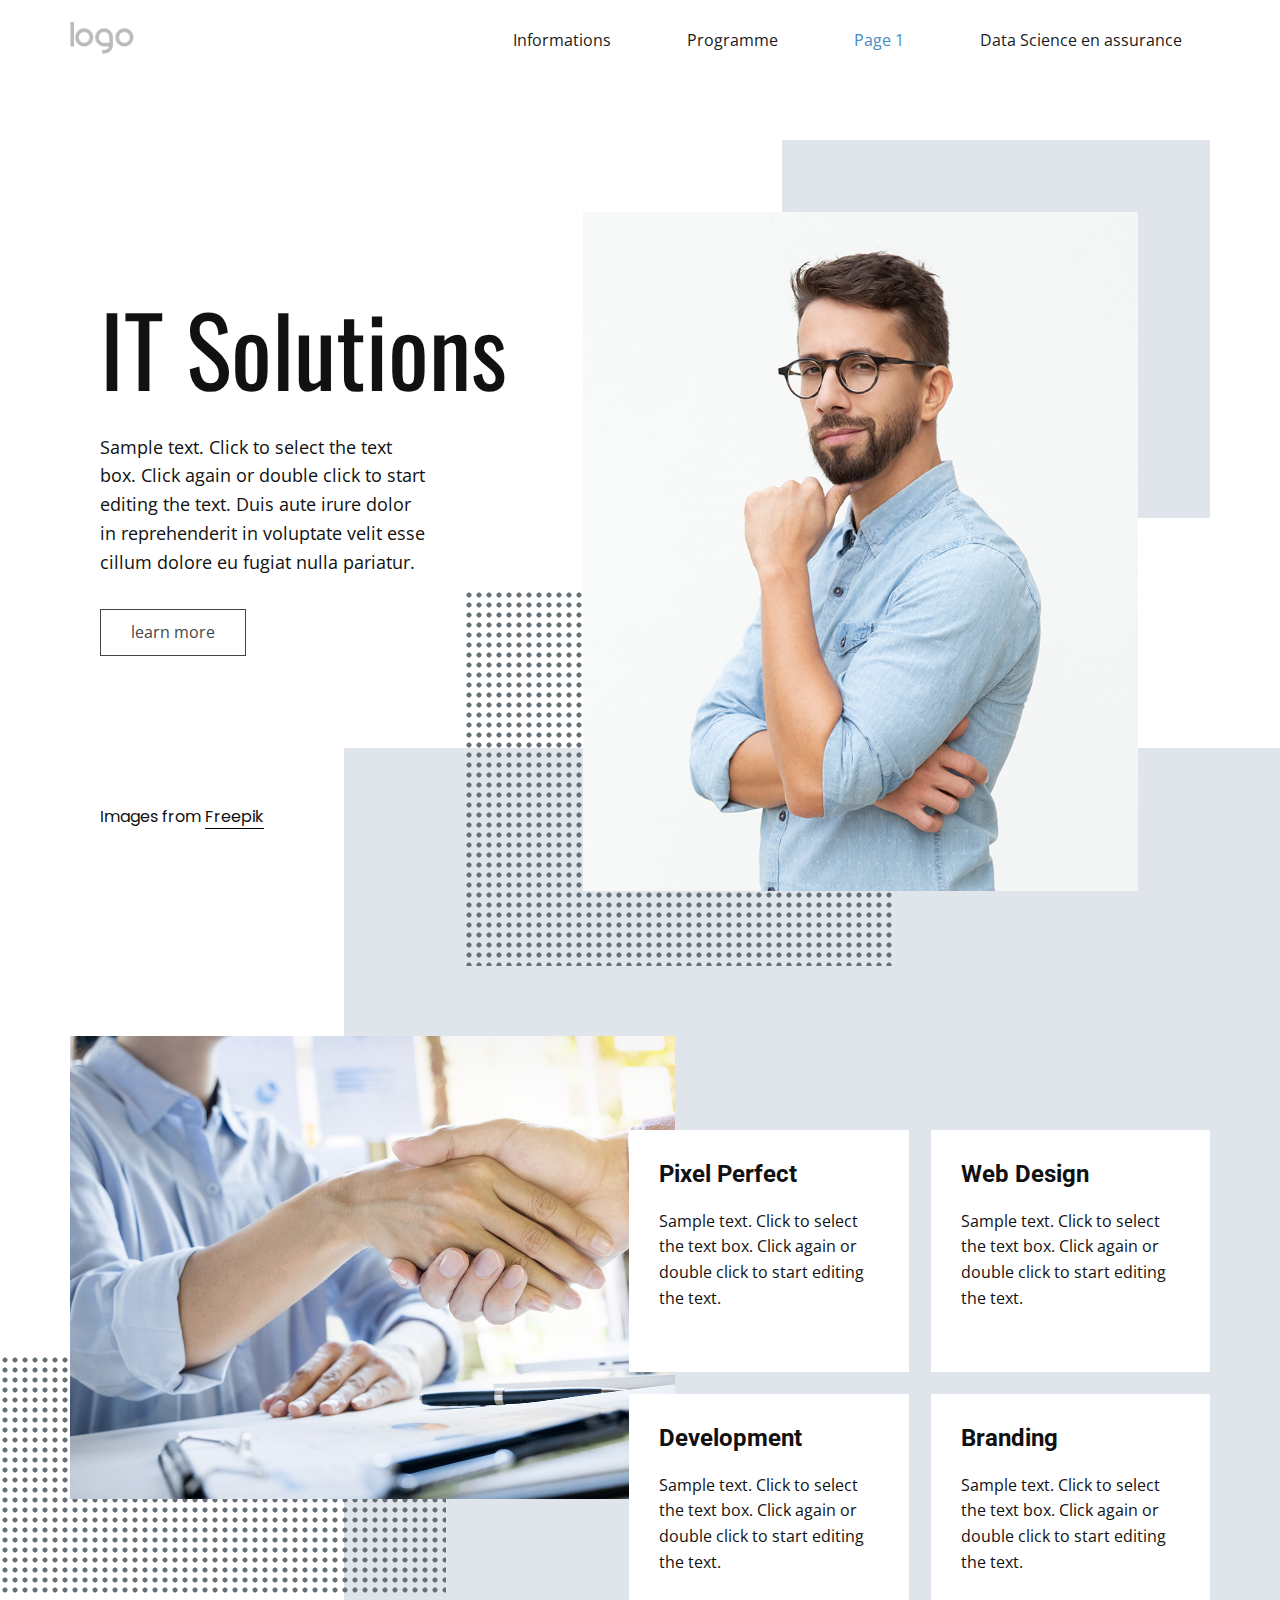
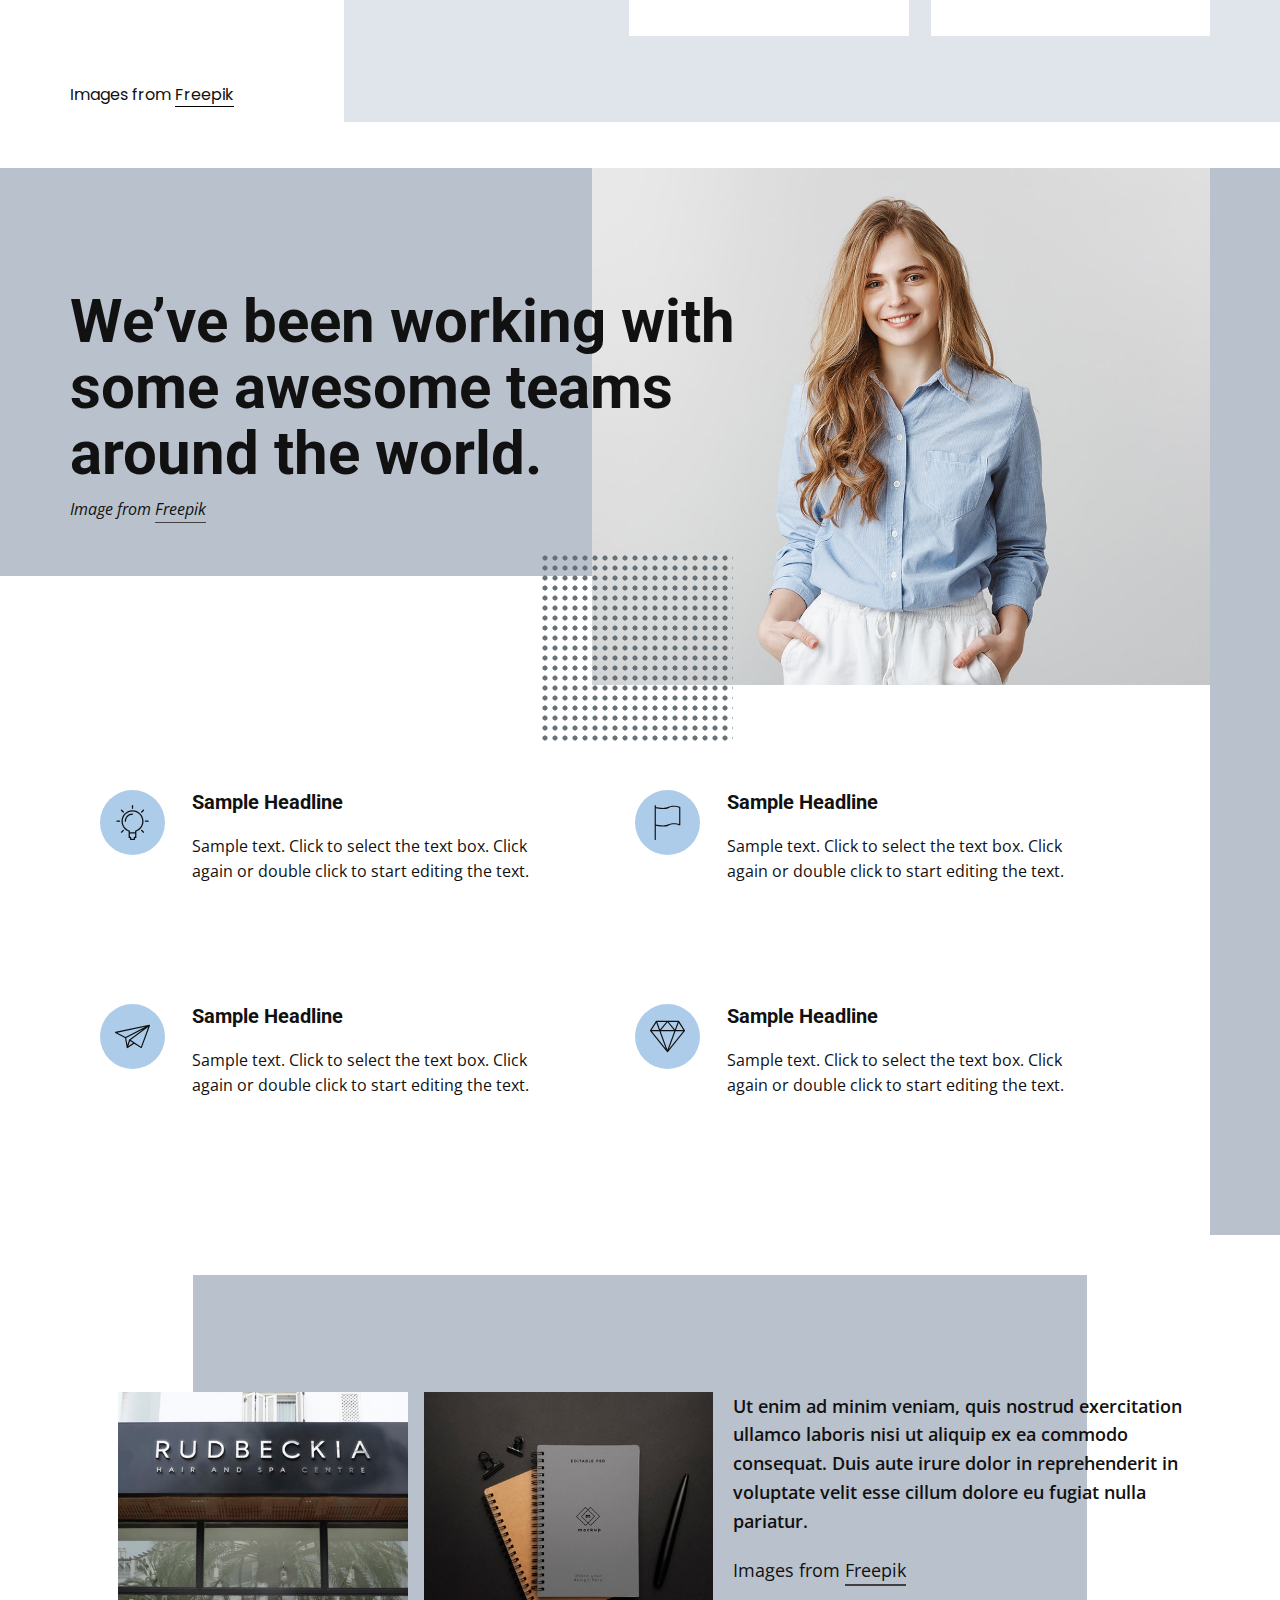
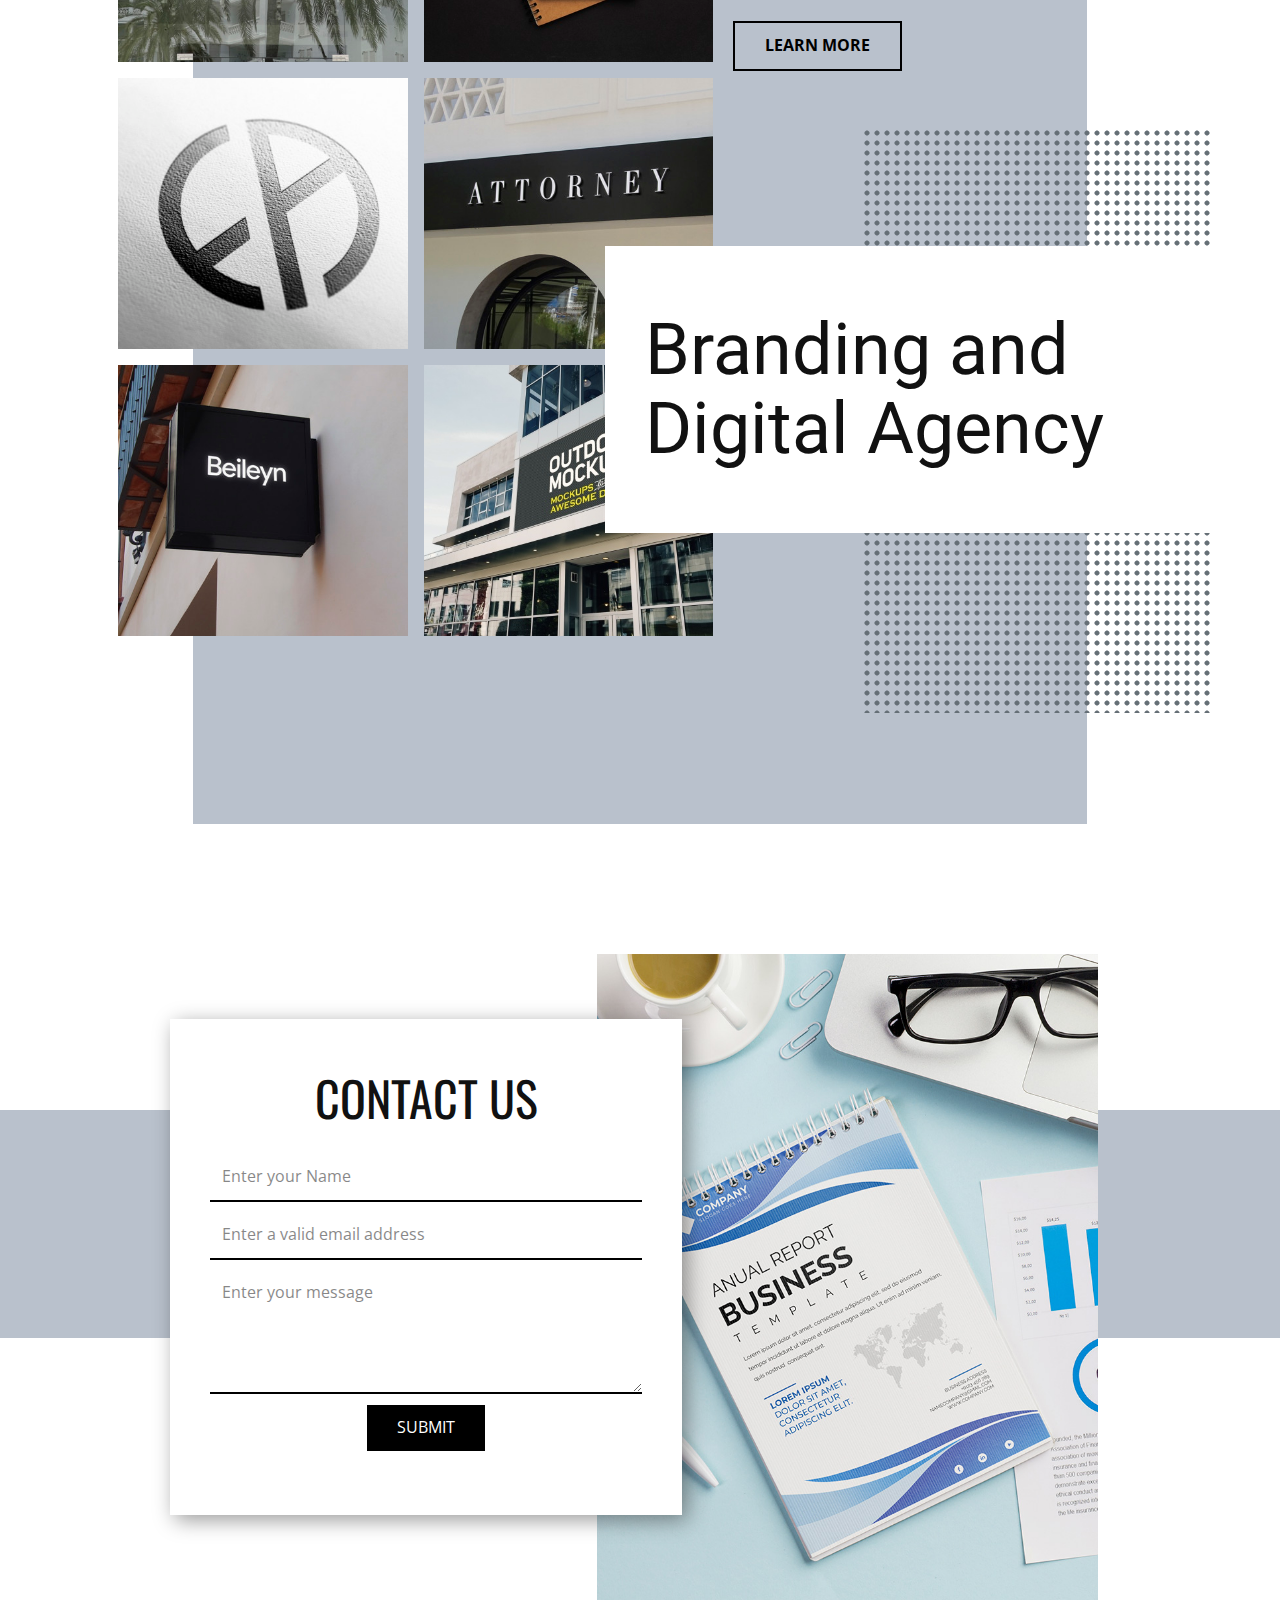
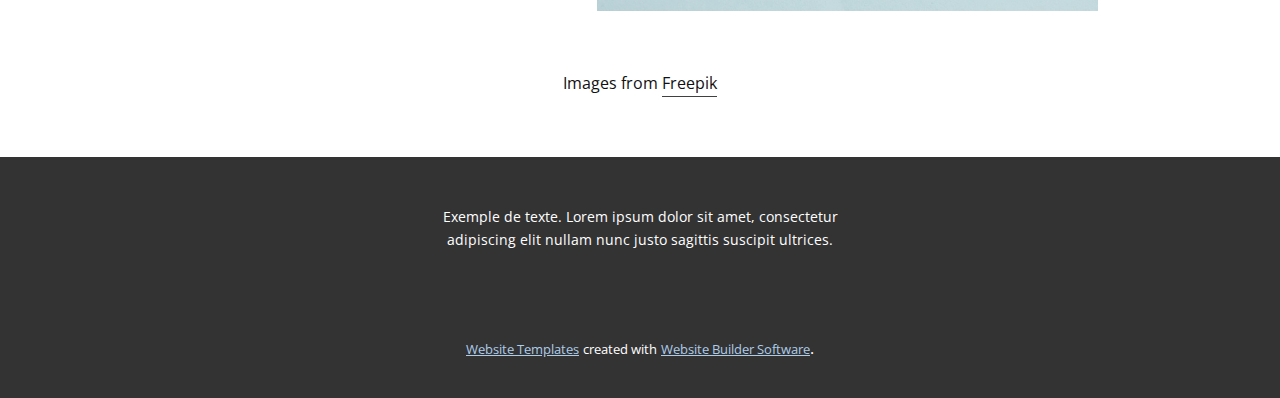
<file: Page-1.html>
<!DOCTYPE html>
<html style="font-size: 16px;">
  <head>
    <meta name="viewport" content="width=device-width, initial-scale=1.0">
    <meta charset="utf-8">
    <meta name="keywords" content="">
    <meta name="description" content="">
    <meta name="page_type" content="np-template-header-footer-from-plugin">
    <title>Page 1</title>
    <link rel="stylesheet" href="nicepage.css" media="screen">
<link rel="stylesheet" href="Page-1.css" media="screen">
    <script class="u-script" type="text/javascript" src="jquery.js" defer=""></script>
    <script class="u-script" type="text/javascript" src="nicepage.js" defer=""></script>
    <meta name="generator" content="Nicepage 2.27.3, nicepage.com">
    <link id="u-theme-google-font" rel="stylesheet" href="https://fonts.googleapis.com/css?family=Roboto:100,100i,300,300i,400,400i,500,500i,700,700i,900,900i|Open+Sans:300,300i,400,400i,600,600i,700,700i,800,800i">
    <link id="u-page-google-font" rel="stylesheet" href="https://fonts.googleapis.com/css?family=Oswald:200,300,400,500,600,700|Poppins:100,100i,200,200i,300,300i,400,400i,500,500i,600,600i,700,700i,800,800i,900,900i">
    
    
    
    
    
    
    <script type="application/ld+json">{
		"@context": "http://schema.org",
		"@type": "Organization",
		"name": "Site1",
		"url": "index.html",
		"logo": "images/default-logo.png"
}</script>
    <meta property="og:title" content="Page 1">
    <meta property="og:type" content="website">
    <meta name="theme-color" content="#478ac9">
    <link rel="canonical" href="index.html">
    <meta property="og:url" content="index.html">
  </head>
  <body class="u-body"><header class="u-clearfix u-header u-header" id="sec-8003"><div class="u-clearfix u-sheet u-valign-middle u-sheet-1">
        <a href="Informations.html" class="u-image u-logo u-image-1" data-image-width="80" data-image-height="40" title="Informations">
          <img src="images/default-logo.png" class="u-logo-image u-logo-image-1" data-image-width="64">
        </a>
        <nav class="u-menu u-menu-dropdown u-offcanvas u-menu-1">
          <div class="menu-collapse" style="font-size: 1rem; letter-spacing: 0;">
            <a class="u-button-style u-custom-left-right-menu-spacing u-custom-padding-bottom u-custom-top-bottom-menu-spacing u-nav-link u-text-active-palette-1-base u-text-hover-palette-2-base" href="#">
              <svg><use xmlns:xlink="http://www.w3.org/1999/xlink" xlink:href="#menu-hamburger"></use></svg>
              <svg version="1.1" xmlns="http://www.w3.org/2000/svg" xmlns:xlink="http://www.w3.org/1999/xlink"><defs><symbol id="menu-hamburger" viewBox="0 0 16 16" style="width: 16px; height: 16px;"><rect y="1" width="16" height="2"></rect><rect y="7" width="16" height="2"></rect><rect y="13" width="16" height="2"></rect>
</symbol>
</defs></svg>
            </a>
          </div>
          <div class="u-custom-menu u-nav-container">
            <ul class="u-nav u-spacing-20 u-unstyled u-nav-1"><li class="u-nav-item"><a class="u-border-active-palette-1-base u-border-hover-palette-1-base u-button-style u-nav-link u-text-active-palette-1-base u-text-grey-90 u-text-hover-palette-2-base" href="index.html" style="padding: 10px 28px;">Informations</a>
</li><li class="u-nav-item"><a class="u-border-active-palette-1-base u-border-hover-palette-1-base u-button-style u-nav-link u-text-active-palette-1-base u-text-grey-90 u-text-hover-palette-2-base" href="Programme.html" style="padding: 10px 28px;">Programme</a>
</li><li class="u-nav-item"><a class="u-border-active-palette-1-base u-border-hover-palette-1-base u-button-style u-nav-link u-text-active-palette-1-base u-text-grey-90 u-text-hover-palette-2-base" style="padding: 10px 28px;" href="Page-1.html">Page 1</a>
</li><li class="u-nav-item"><a class="u-border-active-palette-1-base u-border-hover-palette-1-base u-button-style u-nav-link u-text-active-palette-1-base u-text-grey-90 u-text-hover-palette-2-base" style="padding: 10px 28px;" href="Page-2.html">Data Science en assurance</a>
</li></ul>
          </div>
          <div class="u-custom-menu u-nav-container-collapse">
            <div class="u-black u-container-style u-inner-container-layout u-opacity u-opacity-95 u-sidenav">
              <div class="u-menu-close"></div>
              <ul class="u-align-center u-nav u-popupmenu-items u-unstyled u-nav-2"><li class="u-nav-item"><a class="u-button-style u-nav-link" href="index.html" style="padding: 10px 28px;">Informations</a>
</li><li class="u-nav-item"><a class="u-button-style u-nav-link" href="Programme.html" style="padding: 10px 28px;">Programme</a>
</li><li class="u-nav-item"><a class="u-button-style u-nav-link" style="padding: 10px 28px;" href="Page-1.html">Page 1</a>
</li><li class="u-nav-item"><a class="u-button-style u-nav-link" style="padding: 10px 28px;" href="Page-2.html">Data Science en assurance</a>
</li></ul>
            </div>
            <div class="u-black u-menu-overlay u-opacity u-opacity-70"></div>
          </div>
        </nav>
      </div></header> 
    <section class="u-clearfix u-section-1" id="sec-eb10">
      <div class="u-palette-5-light-2 u-shape u-shape-rectangle u-shape-1"></div>
      <div class="u-clearfix u-layout-wrap u-layout-wrap-1">
        <div class="u-layout">
          <div class="u-layout-row">
            <div class="u-align-left u-container-style u-layout-cell u-left-cell u-size-27 u-layout-cell-1">
              <div class="u-container-layout u-valign-top u-container-layout-1">
                <h1 class="u-custom-font u-font-oswald u-text u-text-default u-text-1">IT Solutions</h1>
                <p class="u-text u-text-2">Sample text. Click to select the text box. Click again or double click to start editing the text.&nbsp;Duis aute irure dolor in reprehenderit in voluptate velit esse cillum dolore eu fugiat nulla pariatur.&nbsp;</p>
                <a href="https://nicepage.com" class="u-border-1 u-border-grey-dark-1 u-btn u-button-style u-btn-1">learn more</a>
                <p class="u-custom-font u-text u-text-default u-text-3">Images from <a href="https://www.freepik.com/photos/hand" class="u-border-1 u-border-black u-btn u-button-link u-button-style u-none u-text-body-color u-btn-2">Freepik</a>
                </p>
              </div>
            </div>
            <div class="u-container-style u-layout-cell u-right-cell u-size-33 u-layout-cell-2">
              <div class="u-container-layout u-container-layout-2">
                <div class="u-container-style u-group u-image u-image-tiles u-image-1">
                  <div class="u-container-layout u-container-layout-3"></div>
                </div>
                <div class="u-palette-5-light-2 u-shape u-shape-rectangle u-shape-2"></div>
                <img src="images/as.jpg" alt="" class="u-image u-image-default u-image-2">
              </div>
            </div>
          </div>
        </div>
      </div>
    </section>
    <section class="u-align-center u-clearfix u-section-2" id="sec-e33d">
      <div class="u-palette-5-light-2 u-shape u-shape-rectangle u-shape-1"></div>
      <div class="u-container-style u-group u-image u-image-tiles u-image-1">
        <div class="u-container-layout u-container-layout-1"></div>
      </div>
      <img class="u-expand-resize u-image u-image-2" src="images/wf.jpg">
      <div class="u-list u-repeater u-list-1">
        <div class="u-align-left u-container-style u-list-item u-repeater-item u-white u-list-item-1">
          <div class="u-container-layout u-similar-container u-container-layout-2">
            <h4 class="u-text u-text-default u-text-1">Pixel Perfect</h4>
            <p class="u-text u-text-default u-text-2">Sample text. Click to select the text box. Click again or double click to start editing the text.</p>
          </div>
        </div>
        <div class="u-align-left u-container-style u-list-item u-repeater-item u-video-cover u-white u-list-item-2">
          <div class="u-container-layout u-similar-container u-container-layout-3">
            <h4 class="u-text u-text-default u-text-3">Web Design</h4>
            <p class="u-text u-text-default u-text-4">Sample text. Click to select the text box. Click again or double click to start editing the text.</p>
          </div>
        </div>
        <div class="u-align-left u-container-style u-list-item u-repeater-item u-video-cover u-white u-list-item-3">
          <div class="u-container-layout u-similar-container u-container-layout-4">
            <h4 class="u-text u-text-default u-text-5">Development</h4>
            <p class="u-text u-text-default u-text-6">Sample text. Click to select the text box. Click again or double click to start editing the text.</p>
          </div>
        </div>
        <div class="u-align-left u-container-style u-list-item u-repeater-item u-video-cover u-white u-list-item-4">
          <div class="u-container-layout u-similar-container u-container-layout-5">
            <h4 class="u-text u-text-default u-text-7">Branding</h4>
            <p class="u-text u-text-default u-text-8">Sample text. Click to select the text box. Click again or double click to start editing the text.</p>
          </div>
        </div>
      </div>
      <p class="u-align-left u-custom-font u-text u-text-9">Images from <a href="https://www.freepik.com/photos/business-card" class="u-border-1 u-border-black u-btn u-button-link u-button-style u-none u-text-body-color u-btn-1">Freepik</a>
      </p>
    </section>
    <section class="u-clearfix u-palette-5-base u-section-3" id="sec-a3df">
      <div class="u-shape u-shape-rectangle u-white u-shape-1"></div>
      <img src="images/-min.jpg" alt="" class="u-image u-image-default u-image-1">
      <div class="u-align-left u-container-style u-group u-group-1">
        <div class="u-container-layout u-valign-middle-lg u-valign-middle-sm u-valign-middle-xl u-valign-middle-xs u-container-layout-1">
          <h1 class="u-text u-text-1">We’ve been working with some awesome
teams around the world.</h1>
          <p class="u-text u-text-body-color u-text-default u-text-2">Image from <a href="https://www.freepik.com/photos/woman" class="u-border-1 u-border-grey-75 u-btn u-button-style u-none u-text-body-color u-btn-1">Freepik</a>
          </p>
        </div>
      </div>
      <div class="u-list u-repeater u-list-1">
        <div class="u-container-style u-list-item u-repeater-item">
          <div class="u-container-layout u-similar-container u-container-layout-2"><span class="u-icon u-icon-circle u-palette-1-light-2 u-spacing-15 u-icon-1">
            <svg class="u-svg-link" preserveAspectRatio="xMidYMin slice" viewBox="0 0 54 54" style=""><use xmlns:xlink="http://www.w3.org/1999/xlink" xlink:href="#svg-55bd"></use></svg>
            <svg version="1.1" id="svg-55bd" xmlns="http://www.w3.org/2000/svg" xmlns:xlink="http://www.w3.org/1999/xlink" x="0px" y="0px" viewBox="0 0 54 54" style="enable-background:new 0 0 54 54;" xml:space="preserve" class="u-svg-content"><g><path d="M27,8c-9.374,0-17,7.626-17,17c0,7.112,4.391,13.412,11,15.9V50c0,0.553,0.447,1,1,1h1v2c0,0.553,0.447,1,1,1h6
		c0.553,0,1-0.447,1-1v-2h1c0.553,0,1-0.447,1-1v-9.1c6.609-2.488,11-8.788,11-15.9C44,15.626,36.374,8,27,8z M30,49
		c-0.553,0-1,0.447-1,1v2h-4v-2c0-0.553-0.447-1-1-1h-1v-5h8v5H30z M31.688,39.242C31.277,39.377,31,39.761,31,40.192V42h-8v-1.808
		c0-0.432-0.277-0.815-0.688-0.95C16.145,37.214,12,31.49,12,25c0-8.271,6.729-15,15-15s15,6.729,15,15
		C42,31.49,37.855,37.214,31.688,39.242z"></path><path d="M27,6c0.553,0,1-0.447,1-1V1c0-0.553-0.447-1-1-1s-1,0.447-1,1v4C26,5.553,26.447,6,27,6z"></path><path d="M51,24h-4c-0.553,0-1,0.447-1,1s0.447,1,1,1h4c0.553,0,1-0.447,1-1S51.553,24,51,24z"></path><path d="M7,24H3c-0.553,0-1,0.447-1,1s0.447,1,1,1h4c0.553,0,1-0.447,1-1S7.553,24,7,24z"></path><path d="M43.264,7.322l-2.828,2.828c-0.391,0.391-0.391,1.023,0,1.414c0.195,0.195,0.451,0.293,0.707,0.293
		s0.512-0.098,0.707-0.293l2.828-2.828c0.391-0.391,0.391-1.023,0-1.414S43.654,6.932,43.264,7.322z"></path><path d="M12.15,38.436l-2.828,2.828c-0.391,0.391-0.391,1.023,0,1.414c0.195,0.195,0.451,0.293,0.707,0.293
		s0.512-0.098,0.707-0.293l2.828-2.828c0.391-0.391,0.391-1.023,0-1.414S12.541,38.045,12.15,38.436z"></path><path d="M41.85,38.436c-0.391-0.391-1.023-0.391-1.414,0s-0.391,1.023,0,1.414l2.828,2.828c0.195,0.195,0.451,0.293,0.707,0.293
		s0.512-0.098,0.707-0.293c0.391-0.391,0.391-1.023,0-1.414L41.85,38.436z"></path><path d="M12.15,11.564c0.195,0.195,0.451,0.293,0.707,0.293s0.512-0.098,0.707-0.293c0.391-0.391,0.391-1.023,0-1.414l-2.828-2.828
		c-0.391-0.391-1.023-0.391-1.414,0s-0.391,1.023,0,1.414L12.15,11.564z"></path><path d="M27,13c-6.617,0-12,5.383-12,12c0,0.553,0.447,1,1,1s1-0.447,1-1c0-5.514,4.486-10,10-10c0.553,0,1-0.447,1-1
		S27.553,13,27,13z"></path>
</g></svg>
          </span>
            <div class="u-container-style u-expanded-width-sm u-expanded-width-xs u-group u-group-2">
              <div class="u-container-layout u-valign-top u-container-layout-3">
                <h5 class="u-text u-text-3">Sample Headline</h5>
                <p class="u-text u-text-4">Sample text. Click to select the text box. Click again or double click to start editing the text.</p>
              </div>
            </div>
          </div>
        </div>
        <div class="u-container-style u-list-item u-repeater-item">
          <div class="u-container-layout u-similar-container u-container-layout-4"><span class="u-icon u-icon-circle u-palette-1-light-2 u-spacing-15 u-icon-2">
            <svg class="u-svg-link" preserveAspectRatio="xMidYMin slice" viewBox="0 0 60 60" style=""><use xmlns:xlink="http://www.w3.org/1999/xlink" xlink:href="#svg-f28e"></use></svg>
            <svg xmlns="http://www.w3.org/2000/svg" xmlns:xlink="http://www.w3.org/1999/xlink" version="1.1" xml:space="preserve" class="u-svg-content" viewBox="0 0 60 60" x="0px" y="0px" id="svg-f28e" style="enable-background:new 0 0 60 60;"><path d="M51.371,3.146c-0.459-0.185-11.359-4.452-19.84,0.045C24.811,6.758,13.015,4.082,10,3.308V1c0-0.553-0.447-1-1-1  S8,0.447,8,1v3c0,0.014,0.007,0.026,0.008,0.04C8.008,4.052,8,4.062,8,4.074V33v1.074V59c0,0.553,0.447,1,1,1s1-0.447,1-1V35.375  c2.273,0.567,7.227,1.632,12.368,1.632c3.557,0,7.2-0.511,10.101-2.049c7.652-4.061,18.056,0.004,18.16,0.045  c0.309,0.124,0.657,0.086,0.932-0.102C51.835,34.716,52,34.406,52,34.074v-30C52,3.665,51.751,3.298,51.371,3.146z M50,32.665  c-3.26-1.038-11.646-3.096-18.469,0.525C24.812,36.756,13.02,34.082,10,33.308V33V5.375c3.853,0.961,15.381,3.343,22.469-0.417  C39.035,1.475,47.627,3.973,50,4.777V32.665z"></path></svg>
          </span>
            <div class="u-container-style u-expanded-width-sm u-expanded-width-xs u-group u-video-cover u-group-3">
              <div class="u-container-layout u-valign-top u-container-layout-5">
                <h5 class="u-text u-text-default u-text-5">Sample Headline</h5>
                <p class="u-text u-text-default u-text-6">Sample text. Click to select the text box. Click again or double click to start editing the text.</p>
              </div>
            </div>
          </div>
        </div>
        <div class="u-container-style u-list-item u-repeater-item">
          <div class="u-container-layout u-similar-container u-container-layout-6"><span class="u-icon u-icon-circle u-palette-1-light-2 u-spacing-15 u-icon-3">
            <svg class="u-svg-link" preserveAspectRatio="xMidYMin slice" viewBox="0 0 60.062 60.062" style=""><use xmlns:xlink="http://www.w3.org/1999/xlink" xlink:href="#svg-9b5e"></use></svg>
            <svg xmlns="http://www.w3.org/2000/svg" xmlns:xlink="http://www.w3.org/1999/xlink" version="1.1" xml:space="preserve" class="u-svg-content" viewBox="0 0 60.062 60.062" x="0px" y="0px" id="svg-9b5e" style="enable-background:new 0 0 60.062 60.062;"><path d="M60.046,11.196c0.004-0.024,0.011-0.048,0.013-0.072c0.007-0.074-0.001-0.149-0.01-0.224  c-0.002-0.019,0.001-0.037-0.002-0.056c-0.018-0.099-0.051-0.196-0.1-0.289c-0.008-0.016-0.019-0.031-0.028-0.047  c-0.002-0.002-0.002-0.005-0.003-0.008c-0.001-0.002-0.004-0.003-0.005-0.006c-0.007-0.011-0.013-0.023-0.02-0.033  c-0.062-0.091-0.137-0.166-0.221-0.23c-0.019-0.014-0.041-0.022-0.061-0.035c-0.074-0.049-0.152-0.089-0.236-0.116  c-0.037-0.012-0.074-0.018-0.112-0.025c-0.073-0.015-0.146-0.022-0.222-0.02c-0.04,0.001-0.078,0.003-0.118,0.009  c-0.026,0.004-0.051,0-0.077,0.006L0.798,22.046c-0.413,0.086-0.729,0.421-0.788,0.839s0.15,0.828,0.523,1.025l16.632,8.773  l2.917,16.187c-0.002,0.012,0.001,0.025,0,0.037c-0.01,0.08-0.011,0.158-0.001,0.237c0.005,0.04,0.01,0.078,0.02,0.117  c0.023,0.095,0.06,0.184,0.11,0.268c0.01,0.016,0.01,0.035,0.021,0.051c0.003,0.005,0.008,0.009,0.012,0.013  c0.013,0.019,0.031,0.034,0.046,0.053c0.047,0.058,0.096,0.111,0.152,0.156c0.009,0.007,0.015,0.018,0.025,0.025  c0.015,0.011,0.032,0.014,0.047,0.024c0.061,0.04,0.124,0.073,0.191,0.099c0.027,0.01,0.052,0.022,0.08,0.03  c0.09,0.026,0.183,0.044,0.277,0.044c0.001,0,0.002,0,0.003,0h0c0,0,0,0,0,0c0.004,0,0.008-0.002,0.012-0.002  c0.017,0.001,0.034,0.002,0.051,0.002c0.277,0,0.527-0.124,0.712-0.315l11.079-7.386l11.6,7.54c0.164,0.106,0.354,0.161,0.545,0.161  c0.105,0,0.212-0.017,0.315-0.051c0.288-0.096,0.518-0.318,0.623-0.604l13.996-37.989c0.013-0.034,0.024-0.069,0.033-0.105  c0.004-0.015,0.005-0.03,0.008-0.044C60.042,11.22,60.044,11.208,60.046,11.196z M48.464,17.579L24.471,35.22  c-0.039,0.029-0.07,0.065-0.104,0.099c-0.013,0.012-0.026,0.022-0.037,0.035c-0.021,0.023-0.04,0.046-0.059,0.071  c-0.018,0.024-0.032,0.049-0.048,0.074c-0.037,0.06-0.068,0.122-0.092,0.188c-0.005,0.013-0.013,0.023-0.017,0.036  c-0.001,0.004-0.005,0.006-0.006,0.01l-2.75,8.937l-2.179-12.091L48.464,17.579z M22.908,46.594l2.726-9.004l4.244,2.759  l1.214,0.789l-4.124,2.749L22.908,46.594z M52.044,13.498L18.071,30.899l-14.14-7.458L52.044,13.498z M44.559,47.504L29.154,37.492  l-2.333-1.517l30.154-22.172L44.559,47.504z"></path></svg>
          </span>
            <div class="u-container-style u-expanded-width-sm u-expanded-width-xs u-group u-video-cover u-group-4">
              <div class="u-container-layout u-valign-top u-container-layout-7">
                <h5 class="u-text u-text-default u-text-7">Sample Headline</h5>
                <p class="u-text u-text-default u-text-8">Sample text. Click to select the text box. Click again or double click to start editing the text.</p>
              </div>
            </div>
          </div>
        </div>
        <div class="u-container-style u-list-item u-repeater-item">
          <div class="u-container-layout u-similar-container u-container-layout-8"><span class="u-icon u-icon-circle u-palette-1-light-2 u-spacing-15 u-icon-4">
            <svg class="u-svg-link" preserveAspectRatio="xMidYMin slice" viewBox="0 0 59.986 59.986" style=""><use xmlns:xlink="http://www.w3.org/1999/xlink" xlink:href="#svg-0575"></use></svg>
            <svg xmlns="http://www.w3.org/2000/svg" xmlns:xlink="http://www.w3.org/1999/xlink" version="1.1" xml:space="preserve" class="u-svg-content" viewBox="0 0 59.986 59.986" x="0px" y="0px" id="svg-0575" style="enable-background:new 0 0 59.986 59.986;"><path d="M59.972,20.164c0.007-0.041,0.011-0.081,0.013-0.123c0.002-0.049,0.001-0.096-0.003-0.145  c-0.004-0.042-0.01-0.082-0.02-0.123c-0.011-0.048-0.026-0.094-0.044-0.14c-0.009-0.024-0.011-0.049-0.022-0.072  c-0.008-0.017-0.022-0.03-0.031-0.047c-0.009-0.017-0.013-0.035-0.023-0.052l-10-16c-0.046-0.073-0.1-0.139-0.161-0.197  c-0.001-0.001-0.002-0.001-0.003-0.002c-0.086-0.081-0.188-0.139-0.297-0.185c-0.014-0.006-0.023-0.018-0.038-0.024  c-0.011-0.004-0.023-0.002-0.034-0.005c-0.101-0.034-0.205-0.057-0.314-0.057h-38c-0.108,0-0.211,0.023-0.31,0.056  c-0.011,0.003-0.022,0.001-0.032,0.005c-0.015,0.005-0.024,0.017-0.038,0.023c-0.104,0.043-0.202,0.099-0.287,0.175  c-0.005,0.005-0.012,0.008-0.017,0.012c-0.062,0.058-0.117,0.125-0.163,0.198l-10,16c-0.01,0.016-0.014,0.035-0.023,0.052  c-0.009,0.017-0.023,0.03-0.031,0.047c-0.011,0.023-0.013,0.048-0.023,0.072c-0.018,0.046-0.033,0.092-0.044,0.14  c-0.009,0.041-0.016,0.082-0.02,0.124C0,19.945-0.001,19.993,0.001,20.041c0.002,0.042,0.006,0.082,0.013,0.123  c0.008,0.048,0.021,0.095,0.037,0.142c0.013,0.039,0.027,0.077,0.045,0.115c0.009,0.018,0.012,0.038,0.022,0.056  c0.016,0.029,0.04,0.051,0.058,0.078c0.014,0.021,0.022,0.044,0.039,0.064l28.989,35.986c0.002,0.003,0.004,0.005,0.006,0.007  l0.005,0.007c0.003,0.004,0.008,0.005,0.011,0.009c0.082,0.099,0.184,0.174,0.295,0.234c0.03,0.016,0.058,0.03,0.089,0.043  c0.121,0.051,0.249,0.087,0.383,0.087c0.114,0,0.229-0.02,0.343-0.061c0.017-0.006,0.028-0.02,0.045-0.027  c0.051-0.021,0.091-0.055,0.137-0.084c0.076-0.048,0.147-0.098,0.206-0.163c0.014-0.015,0.035-0.022,0.048-0.038l29-36  c0.016-0.02,0.024-0.044,0.039-0.064c0.019-0.027,0.042-0.049,0.058-0.078c0.01-0.018,0.013-0.038,0.022-0.056  c0.018-0.038,0.032-0.075,0.045-0.115C59.95,20.259,59.964,20.213,59.972,20.164z M32.095,4.993h15.459l-4.86,13.045L32.095,4.993z   M40.892,18.993H19.095L29.993,5.58L40.892,18.993z M17.222,18.125L12.423,4.993h15.469L17.222,18.125z M41.593,20.993  L29.818,52.599L18.269,20.993H41.593z M49.221,6.246l7.967,12.748H44.472L49.221,6.246z M10.756,6.259l4.653,12.734H2.798  L10.756,6.259z M16.14,20.993l10.839,29.664L3.083,20.993H16.14z M32.39,51.423l11.337-30.43h13.176L32.39,51.423z"></path></svg>
          </span>
            <div class="u-container-style u-expanded-width-sm u-expanded-width-xs u-group u-video-cover u-group-5">
              <div class="u-container-layout u-valign-top u-container-layout-9">
                <h5 class="u-text u-text-default u-text-9">Sample Headline</h5>
                <p class="u-text u-text-default u-text-10">Sample text. Click to select the text box. Click again or double click to start editing the text.</p>
              </div>
            </div>
          </div>
        </div>
      </div>
      <div class="u-container-style u-group u-image u-image-tiles u-image-2">
        <div class="u-container-layout u-container-layout-10"></div>
      </div>
    </section>
    <section class="u-clearfix u-section-4" id="sec-a5bf">
      <div class="u-clearfix u-sheet u-sheet-1">
        <div class="u-palette-5-base u-shape u-shape-rectangle u-shape-1"></div>
        <div class="u-container-style u-group u-image u-image-tiles u-image-1" data-image-width="100" data-image-height="100">
          <div class="u-container-layout u-container-layout-1"></div>
        </div>
        <div class="u-expanded-width-sm u-expanded-width-xs u-gallery u-layout-grid u-lightbox u-no-transition u-show-text-on-hover u-gallery-1">
          <div class="u-gallery-inner u-gallery-inner-1">
            <div class="u-effect-fade u-gallery-item">
              <div class="u-back-slide" data-image-width="626" data-image-height="417">
                <img class="u-back-image u-expanded" src="images/3d-chrome-front-logo-mockup-modern-facade-sign_145275-181.jpg">
              </div>
              <div class="u-over-slide u-shading u-over-slide-1">
                <h3 class="u-gallery-heading"></h3>
                <p class="u-gallery-text"></p>
              </div>
            </div>
            <div class="u-effect-fade u-gallery-item">
              <div class="u-back-slide" data-image-width="626" data-image-height="417">
                <img class="u-back-image u-expanded" src="images/notebooks-mockup-with-black-element-black-background_24972-1167.jpg">
              </div>
              <div class="u-over-slide u-shading u-over-slide-2">
                <h3 class="u-gallery-heading"></h3>
                <p class="u-gallery-text"></p>
              </div>
            </div>
            <div class="u-effect-fade u-gallery-item">
              <div class="u-back-slide">
                <img class="u-back-image u-expanded" src="images/logo-mockup-close-up-white-paper_145275-125.jpg">
              </div>
              <div class="u-over-slide u-shading u-over-slide-3">
                <h3 class="u-gallery-heading"></h3>
                <p class="u-gallery-text"></p>
              </div>
            </div>
            <div class="u-effect-fade u-gallery-item">
              <div class="u-back-slide" data-image-width="626" data-image-height="417">
                <img class="u-back-image u-expanded" src="images/3d-white-logo-mockup-black-facade-sign_145275-184.jpg">
              </div>
              <div class="u-over-slide u-shading u-over-slide-4">
                <h3 class="u-gallery-heading"></h3>
                <p class="u-gallery-text"></p>
              </div>
            </div>
            <div class="u-effect-fade u-gallery-item">
              <div class="u-back-slide">
                <img class="u-back-image u-expanded" src="images/logo-mockup-modern-black-hang-sign_145275-221.jpg">
              </div>
              <div class="u-over-slide u-shading u-over-slide-5">
                <h3 class="u-gallery-heading"></h3>
                <p class="u-gallery-text"></p>
              </div>
            </div>
            <div class="u-effect-fade u-gallery-item">
              <div class="u-back-slide">
                <img class="u-back-image u-expanded" src="images/outdoor-panel-mock-up_1389-60.jpg">
              </div>
              <div class="u-over-slide u-shading u-over-slide-6">
                <h3 class="u-gallery-heading"></h3>
                <p class="u-gallery-text"></p>
              </div>
            </div>
          </div>
        </div>
        <div class="u-container-style u-group u-group-2">
          <div class="u-container-layout u-valign-top u-container-layout-2">
            <p class="u-text u-text-1">Ut enim ad minim veniam, quis nostrud exercitation ullamco laboris nisi ut aliquip ex ea commodo consequat. Duis aute irure dolor in reprehenderit in voluptate velit esse cillum dolore eu fugiat nulla pariatur.&nbsp;</p>
            <p class="u-text u-text-default u-text-2">Images from <a href="https://www.freepik.com/psd/logo" class="u-active-none u-border-2 u-border-grey-75 u-btn u-button-style u-hover-none u-none u-text-body-color u-btn-1">Freepik</a>
            </p>
            <a href="https://nicepage.com" class="u-border-2 u-border-black u-btn u-button-style u-hover-black u-none u-text-black u-text-hover-white u-btn-2">learn more</a>
          </div>
        </div>
        <div class="u-container-style u-group u-white u-group-3">
          <div class="u-container-layout u-valign-middle u-container-layout-3">
            <h1 class="u-text u-title u-text-3">Branding and Digital Agency</h1>
          </div>
        </div>
      </div>
    </section>
    <section class="u-align-center u-clearfix u-valign-top-md u-white u-section-5" id="carousel_d1e6">
      <div class="u-expanded-width u-palette-5-base u-shape u-shape-rectangle u-shape-1"></div>
      <div class="u-container-style u-group u-group-1">
        <div class="u-container-layout u-valign-bottom-xs u-valign-middle-lg u-valign-middle-xl u-valign-top-sm u-container-layout-1">
          <img src="images/rgerg.jpg" class="u-align-left u-expanded-width-sm u-expanded-width-xs u-image u-image-1">
          <div class="u-align-center u-container-style u-group u-white u-group-2">
            <div class="u-container-layout u-valign-middle u-container-layout-2">
              <h2 class="u-custom-font u-font-oswald u-text u-text-1">Contact Us</h2>
              <div class="u-expanded-width-md u-expanded-width-sm u-expanded-width-xs u-form u-form-1">
                <form action="#" method="POST" class="u-clearfix u-form-spacing-10 u-form-vertical u-inner-form" style="padding: 10px" source="custom" name="form">
                  <div class="u-form-group u-form-name u-form-group-1">
                    <label for="name-5a14" class="u-form-control-hidden u-label" wfd-invisible="true">Name</label>
                    <input type="text" placeholder="Enter your Name" id="name-5a14" name="name" class="u-border-2 u-border-black u-border-no-left u-border-no-right u-border-no-top u-input u-input-rectangle u-white" required="">
                  </div>
                  <div class="u-form-email u-form-group u-form-group-2">
                    <label for="email-5a14" class="u-form-control-hidden u-label" wfd-invisible="true">Email</label>
                    <input type="email" placeholder="Enter a valid email address" id="email-5a14" name="email" class="u-border-2 u-border-black u-border-no-left u-border-no-right u-border-no-top u-input u-input-rectangle u-white" required="">
                  </div>
                  <div class="u-form-group u-form-message u-form-group-3">
                    <label for="message-5a14" class="u-form-control-hidden u-label" wfd-invisible="true">Message</label>
                    <textarea placeholder="Enter your message" rows="4" cols="50" id="message-5a14" name="message" class="u-border-2 u-border-black u-border-no-left u-border-no-right u-border-no-top u-input u-input-rectangle u-white" required=""></textarea>
                  </div>
                  <div class="u-align-center u-form-group u-form-submit u-form-group-4">
                    <a href="https://nicepage.com" class="u-black u-btn u-btn-submit u-button-style u-btn-1">Submit</a>
                    <input type="submit" value="submit" class="u-form-control-hidden" wfd-invisible="true">
                  </div>
                  <div class="u-form-send-message u-form-send-success" wfd-invisible="true"> Thank you! Your message has been sent. </div>
                  <div class="u-form-send-error u-form-send-message" wfd-invisible="true"> Unable to send your message. Please fix errors then try again. </div>
                  <input type="hidden" value="" name="recaptchaResponse" wfd-invisible="true">
                </form>
              </div>
            </div>
          </div>
        </div>
      </div>
      <p class="u-text u-text-2">Images from <a href="https://www.freepik.com/photos/city" class="u-border-1 u-border-grey-75 u-btn u-button-style u-none u-text-body-color u-btn-2">Freepik</a>
      </p>
    </section>
    
    
    <footer class="u-align-center u-clearfix u-footer u-grey-80 u-footer" id="sec-f796"><div class="u-clearfix u-sheet u-sheet-1">
        <p class="u-small-text u-text u-text-variant u-text-1"> Exemple de texte. Lorem ipsum dolor sit amet, consectetur adipiscing elit nullam nunc justo sagittis suscipit ultrices.</p>
      </div></footer>
    <section class="u-backlink u-clearfix u-grey-80">
      <a class="u-link" href="https://nicepage.com/website-templates" target="_blank">
        <span>Website Templates</span>
      </a>
      <p class="u-text">
        <span>created with</span>
      </p>
      <a class="u-link" href="https://nicepage.com/" target="_blank">
        <span>Website Builder Software</span>
      </a>. 
    </section>
  </body>
</html>
</file>
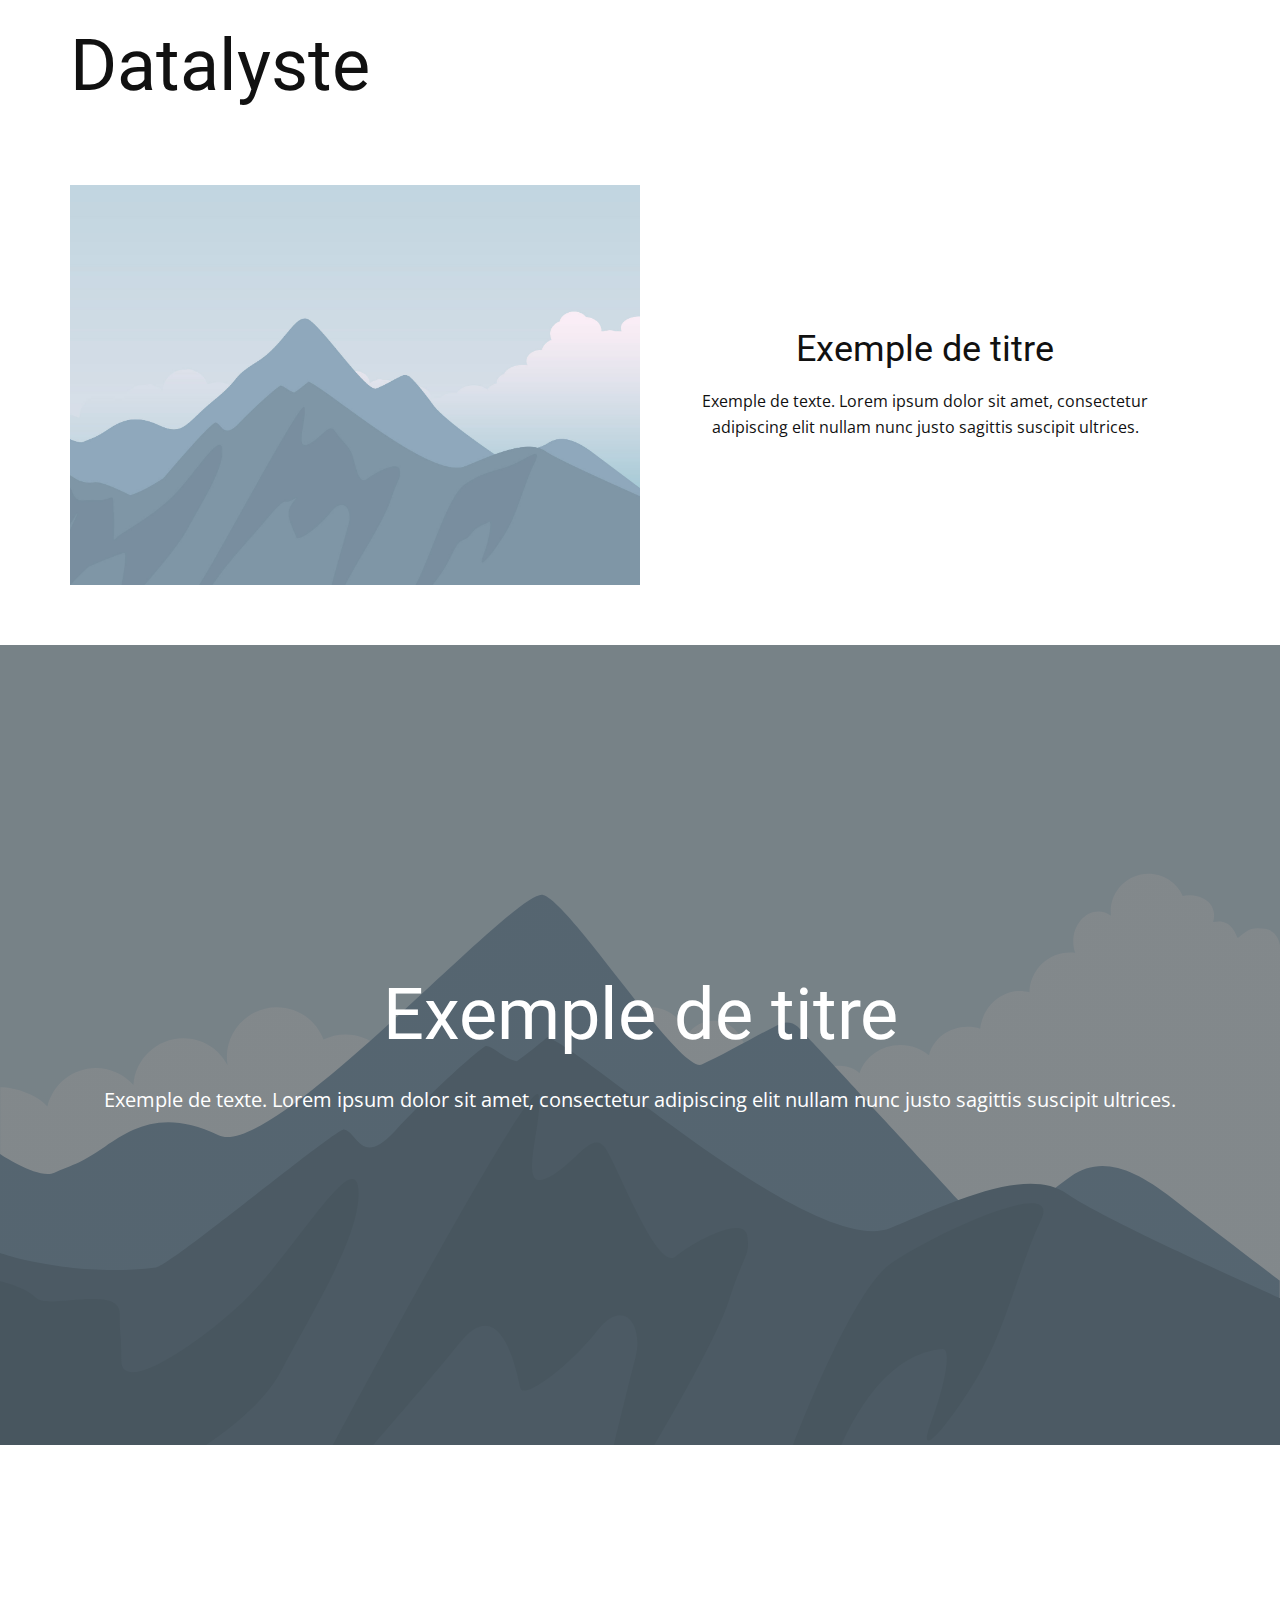
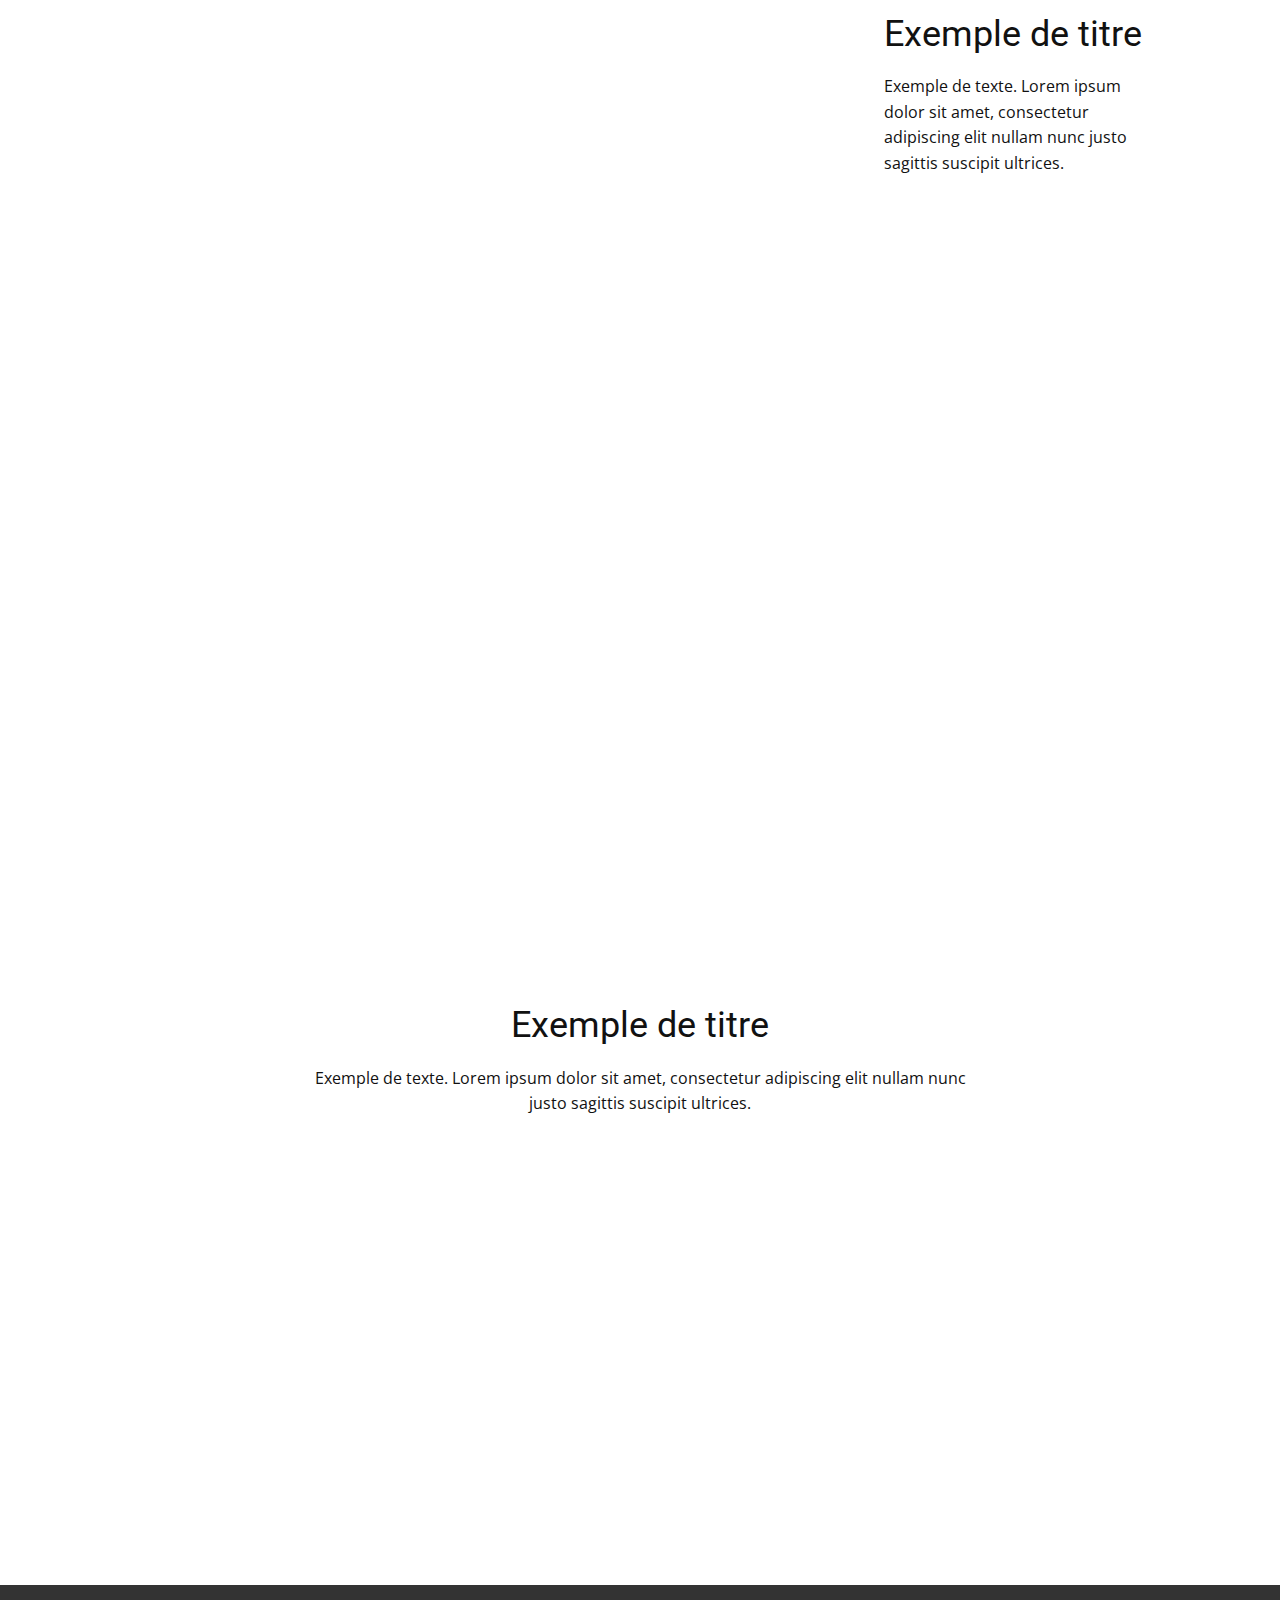
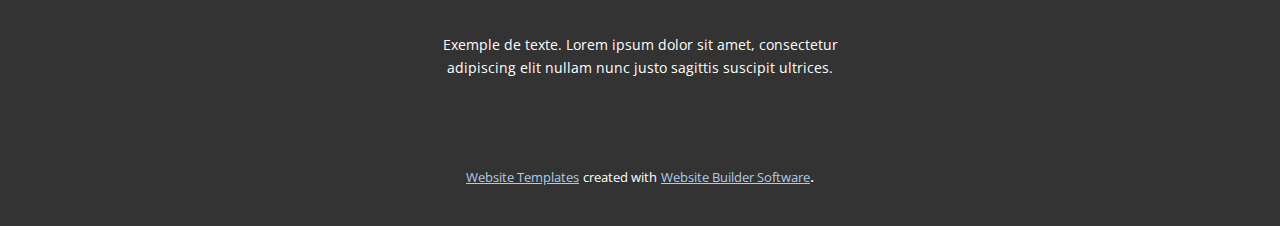
<file: Page-2.html>
<!DOCTYPE html>
<html style="font-size: 16px;">
  <head>
    <meta name="viewport" content="width=device-width, initial-scale=1.0">
    <meta charset="utf-8">
    <meta name="keywords" content="Datalyste">
    <meta name="description" content="">
    <meta name="page_type" content="np-template-header-footer-from-plugin">
    <title>Page 2</title>
    <link rel="stylesheet" href="nicepage.css" media="screen">
<link rel="stylesheet" href="Page-2.css" media="screen">
    <script class="u-script" type="text/javascript" src="jquery.js" defer=""></script>
    <script class="u-script" type="text/javascript" src="nicepage.js" defer=""></script>
    <meta name="generator" content="Nicepage 2.27.3, nicepage.com">
    <link id="u-theme-google-font" rel="stylesheet" href="https://fonts.googleapis.com/css?family=Roboto:100,100i,300,300i,400,400i,500,500i,700,700i,900,900i|Open+Sans:300,300i,400,400i,600,600i,700,700i,800,800i">
    
    
    
    
    
    
    <script type="application/ld+json">{
		"@context": "http://schema.org",
		"@type": "Organization",
		"name": "",
		"url": "index.html"
}</script>
    <meta property="og:title" content="Page 2">
    <meta property="og:type" content="website">
    <meta name="theme-color" content="#478ac9">
    <link rel="canonical" href="index.html">
    <meta property="og:url" content="index.html">
  </head>
  <body class="u-body"><header class="u-clearfix u-header u-header" id="sec-8003"><div class="u-clearfix u-sheet u-sheet-1">
        <nav class="u-menu u-menu-dropdown u-offcanvas u-menu-1">
          <div class="menu-collapse" style="font-size: 1rem; letter-spacing: 0; font-weight: 700;">
            <a class="u-border-active-palette-1-base u-border-hover-palette-1-base u-border-no-left u-border-no-right u-border-no-top u-button-style u-custom-left-right-menu-spacing u-custom-padding-bottom u-custom-top-bottom-menu-spacing u-nav-link u-text-active-palette-1-base u-text-grey-90 u-text-hover-palette-2-base" href="#">
              <svg><use xmlns:xlink="http://www.w3.org/1999/xlink" xlink:href="#menu-hamburger"></use></svg>
              <svg version="1.1" xmlns="http://www.w3.org/2000/svg" xmlns:xlink="http://www.w3.org/1999/xlink"><defs><symbol id="menu-hamburger" viewBox="0 0 16 16" style="width: 16px; height: 16px;"><rect y="1" width="16" height="2"></rect><rect y="7" width="16" height="2"></rect><rect y="13" width="16" height="2"></rect>
</symbol>
</defs></svg>
            </a>
          </div>
          <div class="u-custom-menu u-nav-container">
            <ul class="u-nav u-spacing-20 u-unstyled u-nav-1"><li class="u-nav-item"><a class="u-border-active-palette-1-base u-border-hover-palette-1-base u-border-no-left u-border-no-right u-border-no-top u-button-style u-nav-link u-text-active-palette-1-base u-text-grey-90 u-text-hover-palette-2-base" href="Accueil.html" style="padding: 10px 28px;">Accueil</a>
</li><li class="u-nav-item"><a class="u-border-active-palette-1-base u-border-hover-palette-1-base u-border-no-left u-border-no-right u-border-no-top u-button-style u-nav-link u-text-active-palette-1-base u-text-grey-90 u-text-hover-palette-2-base" href="Page-2.html" style="padding: 10px 28px;">Page 2</a>
</li></ul>
          </div>
          <div class="u-custom-menu u-nav-container-collapse">
            <div class="u-black u-container-style u-inner-container-layout u-opacity u-opacity-95 u-sidenav">
              <div class="u-menu-close"></div>
              <ul class="u-align-center u-nav u-popupmenu-items u-unstyled u-nav-2"><li class="u-nav-item"><a class="u-button-style u-nav-link" href="Accueil.html" style="padding: 10px 20px;">Accueil</a>
</li><li class="u-nav-item"><a class="u-button-style u-nav-link" href="Page-2.html" style="padding: 10px 20px;">Page 2</a>
</li></ul>
            </div>
            <div class="u-black u-menu-overlay u-opacity u-opacity-70"></div>
          </div>
        </nav>
        <h1 class="u-heading-font u-text u-text-default u-title u-text-1">Datalyste</h1>
      </div></header>
    <section class="u-clearfix u-section-1" id="sec-f00e">
      <div class="u-clearfix u-sheet u-sheet-1">
        <div class="u-clearfix u-expanded-width u-layout-wrap u-layout-wrap-1">
          <div class="u-layout">
            <div class="u-layout-row">
              <div class="u-container-style u-image u-layout-cell u-left-cell u-size-30 u-image-1" data-image-width="2000" data-image-height="1333">
                <div class="u-container-layout u-container-layout-1"></div>
              </div>
              <div class="u-align-center u-container-style u-layout-cell u-right-cell u-size-30 u-layout-cell-2">
                <div class="u-container-layout u-valign-middle u-container-layout-2">
                  <h2 class="u-text u-text-default u-text-1">Exemple de titre</h2>
                  <p class="u-text u-text-default u-text-2"> Exemple de texte. Lorem ipsum dolor sit amet, consectetur adipiscing elit nullam nunc justo sagittis suscipit ultrices.</p>
                </div>
              </div>
            </div>
          </div>
        </div>
      </div>
    </section>
    <section class="u-align-center u-clearfix u-image u-shading u-section-2" src="" data-image-width="256" data-image-height="256" id="sec-822d">
      <div class="u-clearfix u-sheet u-valign-middle u-sheet-1">
        <h1 class="u-text u-text-default u-title u-text-1">Exemple de titre</h1>
        <p class="u-large-text u-text u-text-default u-text-variant u-text-2"> Exemple de texte. Lorem ipsum dolor sit amet, consectetur adipiscing elit nullam nunc justo sagittis suscipit ultrices.</p>
      </div>
    </section>
    <section class="u-clearfix u-section-3" id="sec-6346">
      <div class="u-clearfix u-sheet u-sheet-1">
        <div class="u-clearfix u-expanded-width u-gutter-50 u-layout-wrap u-layout-wrap-1">
          <div class="u-layout">
            <div class="u-layout-row">
              <div class="u-align-left u-container-style u-layout-cell u-left-cell u-size-38 u-layout-cell-1">
                <div class="u-container-layout u-container-layout-1">
                  <div class="u-expanded u-video">
                    <div style="position: absolute; width: 100%; height: 100%; left: 0; top: 0;" class="embed-responsive">
                      <iframe style="position: absolute;top: 0;left: 0;width: 100%;height: 100%;" class="embed-responsive-item" src="https://www.youtube.com/embed/c4pyAulL1Jw?mute=0&amp;showinfo=0&amp;controls=0&amp;start=0" frameborder="0" allowfullscreen=""></iframe>
                    </div>
                  </div>
                </div>
              </div>
              <div class="u-align-left u-container-style u-layout-cell u-right-cell u-size-22 u-layout-cell-2">
                <div class="u-container-layout u-valign-middle u-container-layout-2">
                  <h2 class="u-text u-text-1">Exemple de titre</h2>
                  <p class="u-text u-text-2"> Exemple de texte. Lorem ipsum dolor sit amet, consectetur adipiscing elit nullam nunc justo sagittis suscipit ultrices.</p>
                </div>
              </div>
            </div>
          </div>
        </div>
      </div>
    </section>
    <section class="u-clearfix u-section-4" id="sec-b2c5">
      <div class="u-clearfix u-sheet u-sheet-1">
        <div class="u-align-left u-expanded-width u-left-0 u-video u-video-contain u-video-1">
          <div style="position: absolute;" class="embed-responsive">
            <iframe style="position: absolute;top: 0;left: 0;width: 100%;height: 100%;" class="embed-responsive-item" src="https://www.youtube.com/embed/c4pyAulL1Jw?mute=0&amp;showinfo=0&amp;controls=0&amp;start=0" frameborder="0" allowfullscreen=""></iframe>
          </div>
        </div>
      </div>
    </section>
    <section class="u-align-center u-clearfix u-section-5" id="sec-3c25">
      <div class="u-clearfix u-sheet u-sheet-1">
        <h2 class="u-text u-text-1">Exemple de titre</h2>
        <p class="u-text u-text-2"> Exemple de texte. Lorem ipsum dolor sit amet, consectetur adipiscing elit nullam nunc justo sagittis suscipit ultrices.</p>
        <div class="u-expanded-width-sm u-expanded-width-xs u-video u-video-1">
          <div style="position: absolute; width: 100%; height: 100%; left: 0; top: 0;" class="embed-responsive">
            <iframe style="position: absolute;top: 0;left: 0;width: 100%;height: 100%;" class="embed-responsive-item" src="https://www.youtube.com/embed/c4pyAulL1Jw?mute=0&amp;showinfo=0&amp;controls=0&amp;start=0" frameborder="0" allowfullscreen=""></iframe>
          </div>
        </div>
      </div>
    </section>
    
    
    <footer class="u-align-center u-clearfix u-footer u-grey-80 u-footer" id="sec-f796"><div class="u-clearfix u-sheet u-sheet-1">
        <p class="u-small-text u-text u-text-variant u-text-1"> Exemple de texte. Lorem ipsum dolor sit amet, consectetur adipiscing elit nullam nunc justo sagittis suscipit ultrices.</p>
      </div></footer>
    <section class="u-backlink u-clearfix u-grey-80">
      <a class="u-link" href="https://nicepage.com/website-templates" target="_blank">
        <span>Website Templates</span>
      </a>
      <p class="u-text">
        <span>created with</span>
      </p>
      <a class="u-link" href="https://nicepage.com/" target="_blank">
        <span>Website Builder Software</span>
      </a>. 
    </section>
  </body>
</html>
</file>
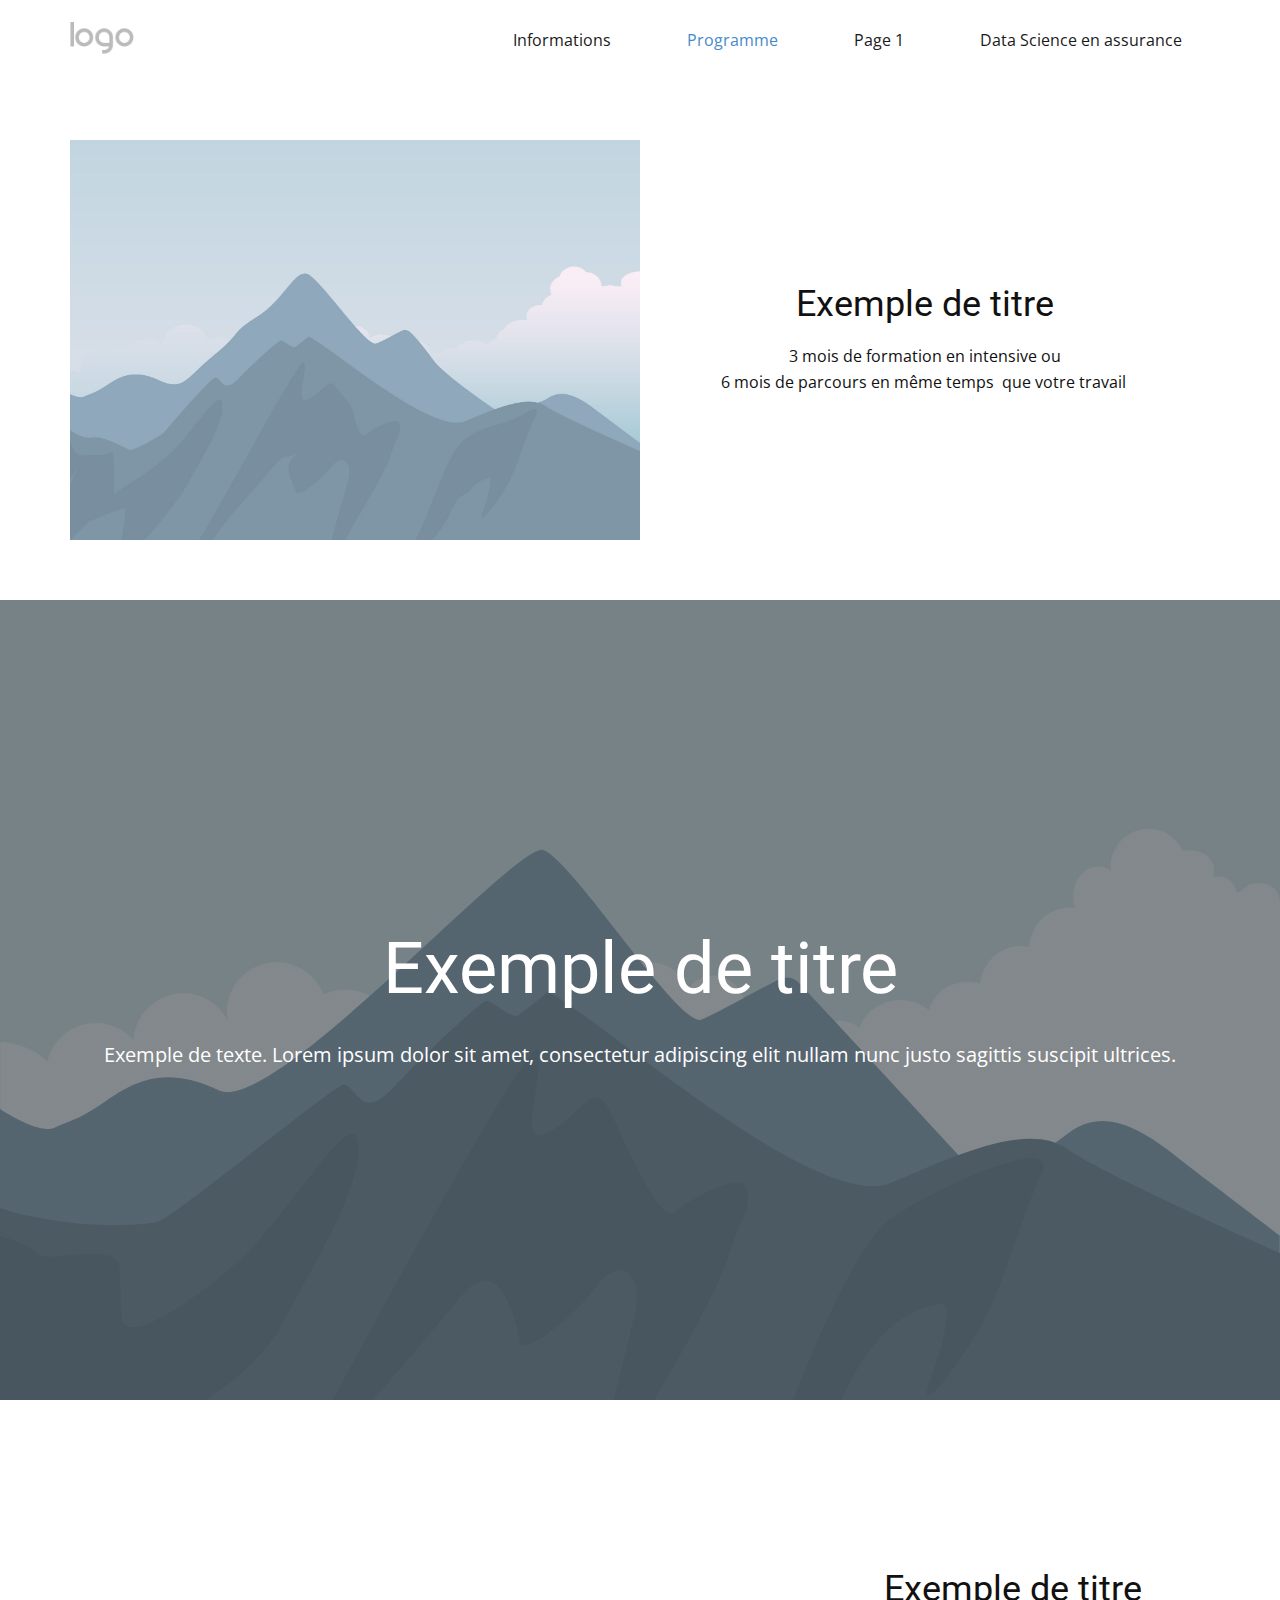
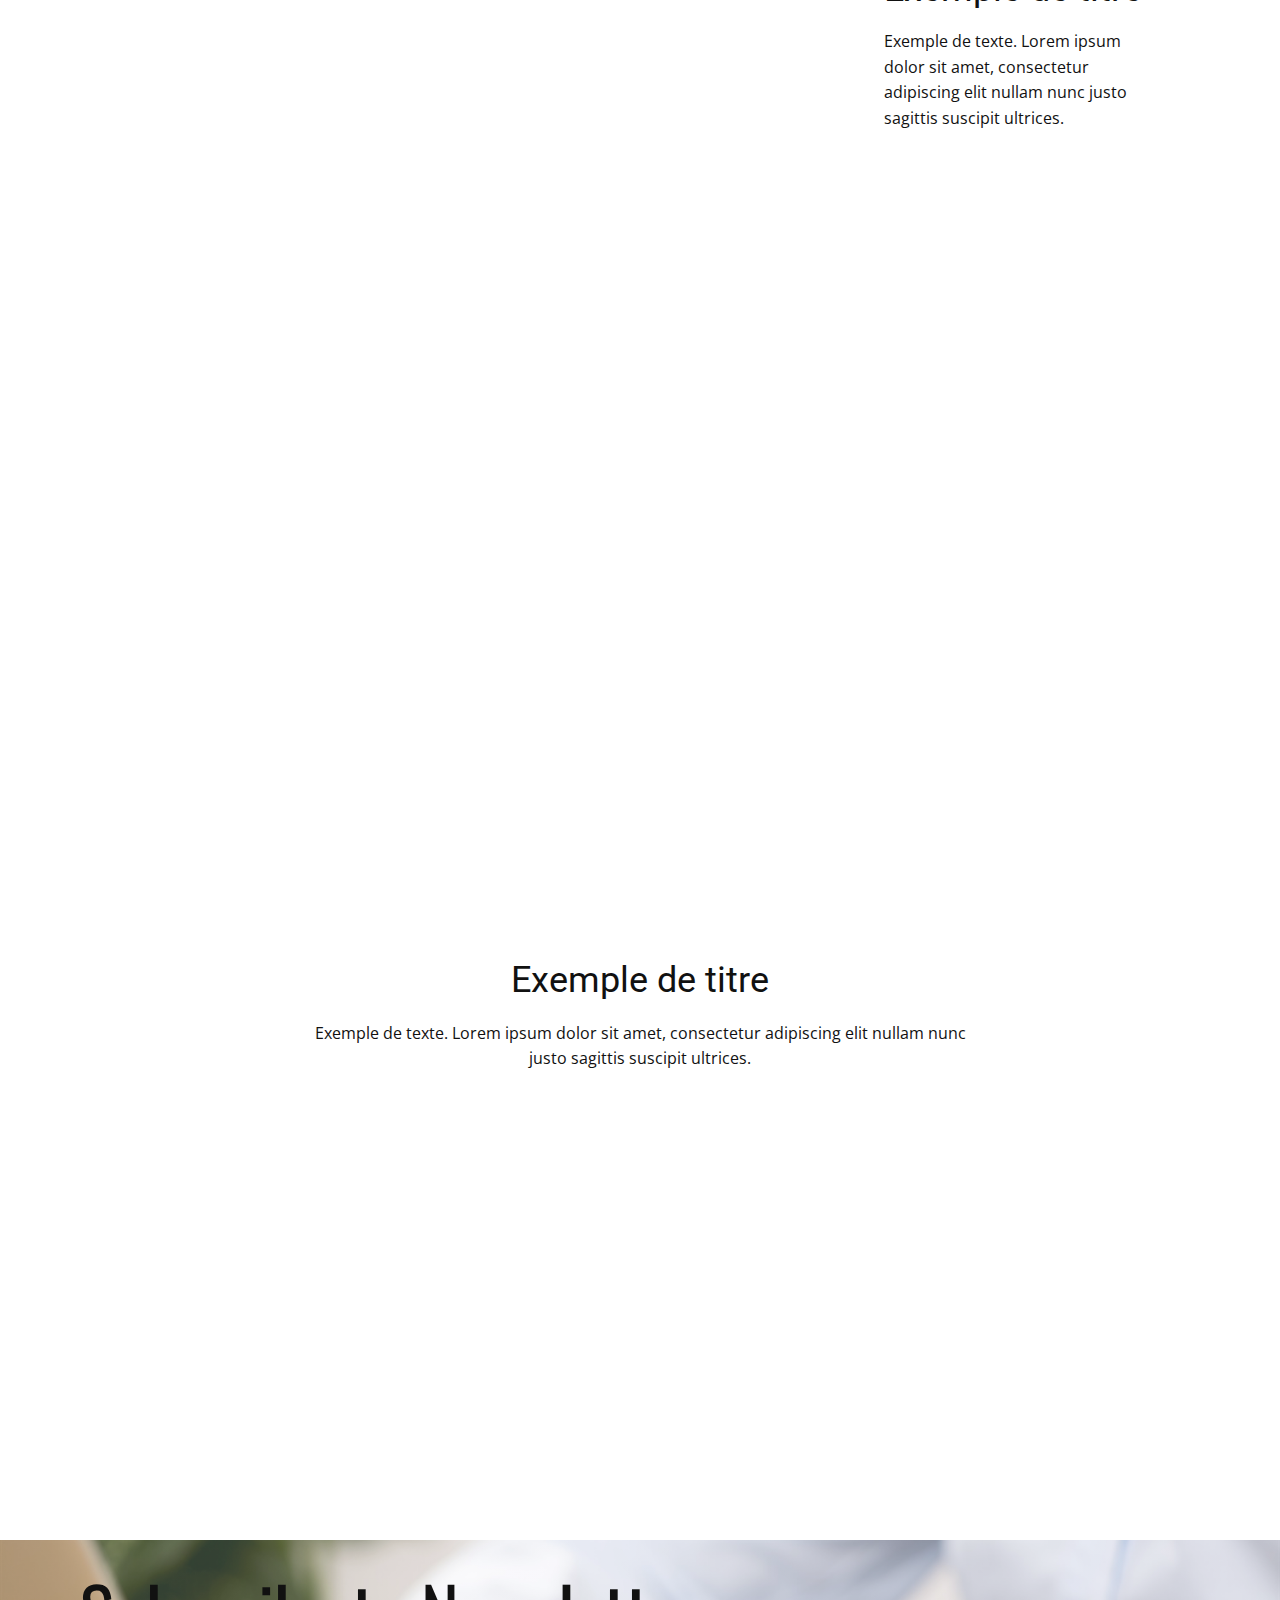
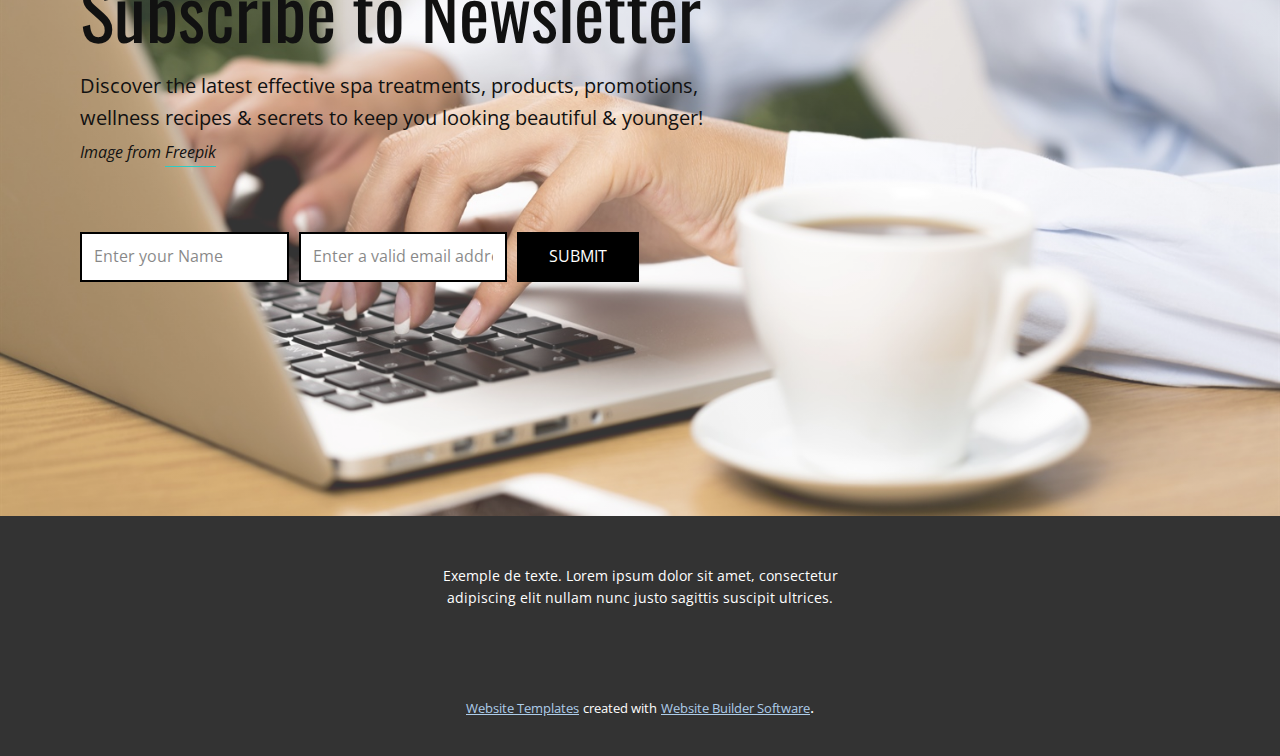
<file: Programme.html>
<!DOCTYPE html>
<html style="font-size: 16px;">
  <head>
    <meta name="viewport" content="width=device-width, initial-scale=1.0">
    <meta charset="utf-8">
    <meta name="keywords" content="">
    <meta name="description" content="">
    <meta name="page_type" content="np-template-header-footer-from-plugin">
    <title>Programme</title>
    <link rel="stylesheet" href="nicepage.css" media="screen">
<link rel="stylesheet" href="Programme.css" media="screen">
    <script class="u-script" type="text/javascript" src="jquery.js" defer=""></script>
    <script class="u-script" type="text/javascript" src="nicepage.js" defer=""></script>
    <meta name="generator" content="Nicepage 2.27.3, nicepage.com">
    <link id="u-theme-google-font" rel="stylesheet" href="https://fonts.googleapis.com/css?family=Roboto:100,100i,300,300i,400,400i,500,500i,700,700i,900,900i|Open+Sans:300,300i,400,400i,600,600i,700,700i,800,800i">
    <link id="u-page-google-font" rel="stylesheet" href="https://fonts.googleapis.com/css?family=Oswald:200,300,400,500,600,700">
    
    
    
    
    
    
    
    <script type="application/ld+json">{
		"@context": "http://schema.org",
		"@type": "Organization",
		"name": "Site1",
		"url": "index.html",
		"logo": "images/default-logo.png"
}</script>
    <meta property="og:title" content="Programme">
    <meta property="og:type" content="website">
    <meta name="theme-color" content="#478ac9">
    <link rel="canonical" href="index.html">
    <meta property="og:url" content="index.html">
  </head>
  <body class="u-body"><header class="u-clearfix u-header u-header" id="sec-8003"><div class="u-clearfix u-sheet u-valign-middle u-sheet-1">
        <a href="Informations.html" class="u-image u-logo u-image-1" data-image-width="80" data-image-height="40" title="Informations">
          <img src="images/default-logo.png" class="u-logo-image u-logo-image-1" data-image-width="64">
        </a>
        <nav class="u-menu u-menu-dropdown u-offcanvas u-menu-1">
          <div class="menu-collapse" style="font-size: 1rem; letter-spacing: 0;">
            <a class="u-button-style u-custom-left-right-menu-spacing u-custom-padding-bottom u-custom-top-bottom-menu-spacing u-nav-link u-text-active-palette-1-base u-text-hover-palette-2-base" href="#">
              <svg><use xmlns:xlink="http://www.w3.org/1999/xlink" xlink:href="#menu-hamburger"></use></svg>
              <svg version="1.1" xmlns="http://www.w3.org/2000/svg" xmlns:xlink="http://www.w3.org/1999/xlink"><defs><symbol id="menu-hamburger" viewBox="0 0 16 16" style="width: 16px; height: 16px;"><rect y="1" width="16" height="2"></rect><rect y="7" width="16" height="2"></rect><rect y="13" width="16" height="2"></rect>
</symbol>
</defs></svg>
            </a>
          </div>
          <div class="u-custom-menu u-nav-container">
            <ul class="u-nav u-spacing-20 u-unstyled u-nav-1"><li class="u-nav-item"><a class="u-border-active-palette-1-base u-border-hover-palette-1-base u-button-style u-nav-link u-text-active-palette-1-base u-text-grey-90 u-text-hover-palette-2-base" href="index.html" style="padding: 10px 28px;">Informations</a>
</li><li class="u-nav-item"><a class="u-border-active-palette-1-base u-border-hover-palette-1-base u-button-style u-nav-link u-text-active-palette-1-base u-text-grey-90 u-text-hover-palette-2-base" href="Programme.html" style="padding: 10px 28px;">Programme</a>
</li><li class="u-nav-item"><a class="u-border-active-palette-1-base u-border-hover-palette-1-base u-button-style u-nav-link u-text-active-palette-1-base u-text-grey-90 u-text-hover-palette-2-base" style="padding: 10px 28px;" href="Page-1.html">Page 1</a>
</li><li class="u-nav-item"><a class="u-border-active-palette-1-base u-border-hover-palette-1-base u-button-style u-nav-link u-text-active-palette-1-base u-text-grey-90 u-text-hover-palette-2-base" style="padding: 10px 28px;" href="Page-2.html">Data Science en assurance</a>
</li></ul>
          </div>
          <div class="u-custom-menu u-nav-container-collapse">
            <div class="u-black u-container-style u-inner-container-layout u-opacity u-opacity-95 u-sidenav">
              <div class="u-menu-close"></div>
              <ul class="u-align-center u-nav u-popupmenu-items u-unstyled u-nav-2"><li class="u-nav-item"><a class="u-button-style u-nav-link" href="index.html" style="padding: 10px 28px;">Informations</a>
</li><li class="u-nav-item"><a class="u-button-style u-nav-link" href="Programme.html" style="padding: 10px 28px;">Programme</a>
</li><li class="u-nav-item"><a class="u-button-style u-nav-link" style="padding: 10px 28px;" href="Page-1.html">Page 1</a>
</li><li class="u-nav-item"><a class="u-button-style u-nav-link" style="padding: 10px 28px;" href="Page-2.html">Data Science en assurance</a>
</li></ul>
            </div>
            <div class="u-black u-menu-overlay u-opacity u-opacity-70"></div>
          </div>
        </nav>
      </div></header>
    <section class="u-clearfix u-section-1" id="sec-f00e">
      <div class="u-clearfix u-sheet u-sheet-1">
        <div class="u-clearfix u-expanded-width u-layout-wrap u-layout-wrap-1">
          <div class="u-layout">
            <div class="u-layout-row">
              <div class="u-container-style u-image u-layout-cell u-left-cell u-size-30 u-image-1" data-image-width="2000" data-image-height="1333">
                <div class="u-container-layout u-container-layout-1"></div>
              </div>
              <div class="u-align-center u-container-style u-layout-cell u-right-cell u-size-30 u-layout-cell-2">
                <div class="u-container-layout u-valign-middle u-container-layout-2">
                  <h2 class="u-text u-text-default u-text-1">Exemple de titre</h2>
                  <p class="u-align-center u-text u-text-default u-text-2">3 mois de formation en intensive ou<br>6 mois de parcours en même temps&nbsp; que votre travail&nbsp;
                  </p>
                </div>
              </div>
            </div>
          </div>
        </div>
      </div>
    </section>
    <section class="u-align-center u-clearfix u-image u-shading u-section-2" src="" data-image-width="256" data-image-height="256" id="sec-822d">
      <div class="u-clearfix u-sheet u-valign-middle u-sheet-1">
        <h1 class="u-text u-text-default u-title u-text-1">Exemple de titre</h1>
        <p class="u-large-text u-text u-text-default u-text-variant u-text-2"> Exemple de texte. Lorem ipsum dolor sit amet, consectetur adipiscing elit nullam nunc justo sagittis suscipit ultrices.</p>
      </div>
    </section>
    <section class="u-clearfix u-section-3" id="sec-6346">
      <div class="u-clearfix u-sheet u-sheet-1">
        <div class="u-clearfix u-expanded-width u-gutter-50 u-layout-wrap u-layout-wrap-1">
          <div class="u-layout">
            <div class="u-layout-row">
              <div class="u-align-left u-container-style u-layout-cell u-left-cell u-size-38 u-layout-cell-1">
                <div class="u-container-layout u-container-layout-1">
                  <div class="u-expanded u-video">
                    <div style="position: absolute; width: 100%; height: 100%; left: 0; top: 0;" class="embed-responsive">
                      <iframe style="position: absolute;top: 0;left: 0;width: 100%;height: 100%;" class="embed-responsive-item" src="https://www.youtube.com/embed/c4pyAulL1Jw?mute=0&amp;showinfo=0&amp;controls=0&amp;start=0" frameborder="0" allowfullscreen=""></iframe>
                    </div>
                  </div>
                </div>
              </div>
              <div class="u-align-left u-container-style u-layout-cell u-right-cell u-size-22 u-layout-cell-2">
                <div class="u-container-layout u-valign-middle u-container-layout-2">
                  <h2 class="u-text u-text-1">Exemple de titre</h2>
                  <p class="u-text u-text-2"> Exemple de texte. Lorem ipsum dolor sit amet, consectetur adipiscing elit nullam nunc justo sagittis suscipit ultrices.</p>
                </div>
              </div>
            </div>
          </div>
        </div>
      </div>
    </section>
    <section class="u-clearfix u-section-4" id="sec-b2c5">
      <div class="u-clearfix u-sheet u-sheet-1">
        <div class="u-align-left u-expanded-width u-left-0 u-video u-video-contain u-video-1">
          <div style="position: absolute;" class="embed-responsive">
            <iframe style="position: absolute;top: 0;left: 0;width: 100%;height: 100%;" class="embed-responsive-item" src="https://www.youtube.com/embed/c4pyAulL1Jw?mute=0&amp;showinfo=0&amp;controls=0&amp;start=0" frameborder="0" allowfullscreen=""></iframe>
          </div>
        </div>
      </div>
    </section>
    <section class="u-align-center u-clearfix u-section-5" id="sec-3c25">
      <div class="u-clearfix u-sheet u-sheet-1">
        <h2 class="u-text u-text-1">Exemple de titre</h2>
        <p class="u-text u-text-2"> Exemple de texte. Lorem ipsum dolor sit amet, consectetur adipiscing elit nullam nunc justo sagittis suscipit ultrices.</p>
        <div class="u-expanded-width-sm u-expanded-width-xs u-video u-video-1">
          <div style="position: absolute; width: 100%; height: 100%; left: 0; top: 0;" class="embed-responsive">
            <iframe style="position: absolute;top: 0;left: 0;width: 100%;height: 100%;" class="embed-responsive-item" src="https://www.youtube.com/embed/c4pyAulL1Jw?mute=0&amp;showinfo=0&amp;controls=0&amp;start=0" frameborder="0" allowfullscreen=""></iframe>
          </div>
        </div>
      </div>
    </section>
    <section class="u-clearfix u-image u-shading u-section-6" src="" id="carousel_7dd8" data-image-width="1500" data-image-height="1000">
      <div class="u-clearfix u-sheet u-sheet-1">
        <div class="u-container-style u-group u-shape-rectangle u-group-1">
          <div class="u-container-layout u-valign-top u-container-layout-1">
            <h1 class="u-custom-font u-font-oswald u-text u-text-body-color u-title u-text-1">Subscribe to Newsletter</h1>
            <p class="u-large-text u-text u-text-body-color u-text-font u-text-variant u-text-2">Discover the latest effective spa treatments, products, promotions, wellness recipes &amp; secrets to keep you looking beautiful &amp; younger!</p>
            <p class="u-text u-text-body-color u-text-default u-text-3">Image from <a href="https://www.freepik.com/photos/dog" class="u-active-none u-border-1 u-border-palette-4-base u-btn u-button-style u-hover-none u-none u-text-active-palette-4-base u-text-body-color u-text-hover-palette-4-base u-btn-1">Freepik</a>
            </p>
          </div>
        </div>
        <div class="u-form u-form-1">
          <form action="#" method="POST" class="u-clearfix u-form-horizontal u-form-spacing-10 u-inner-form" style="padding: 10px" source="custom" name="form">
            <div class="u-form-group u-form-name u-form-group-1">
              <label for="name-882d" class="u-form-control-hidden u-label" wfd-invisible="true">Name</label>
              <input type="text" placeholder="Enter your Name" id="name-882d" name="name" class="u-border-2 u-border-black u-input u-input-rectangle u-white" required="">
            </div>
            <div class="u-form-email u-form-group u-form-group-2">
              <label for="email-882d" class="u-form-control-hidden u-label" wfd-invisible="true">Email</label>
              <input type="email" placeholder="Enter a valid email address" id="email-882d" name="email" class="u-border-2 u-border-black u-input u-input-rectangle u-white" required="">
            </div>
            <div class="u-align-left u-form-group u-form-submit u-form-group-3">
              <a href="https://nicepage.com" class="u-black u-border-2 u-border-black u-btn u-btn-submit u-button-style u-btn-2">Submit</a>
              <input type="submit" value="submit" class="u-form-control-hidden" wfd-invisible="true">
            </div>
            <div class="u-form-send-message u-form-send-success" wfd-invisible="true"> Thank you! Your message has been sent. </div>
            <div class="u-form-send-error u-form-send-message" wfd-invisible="true"> Unable to send your message. Please fix errors then try again. </div>
            <input type="hidden" value="" name="recaptchaResponse">
          </form>
        </div>
      </div>
    </section>
    
    
    <footer class="u-align-center u-clearfix u-footer u-grey-80 u-footer" id="sec-f796"><div class="u-clearfix u-sheet u-sheet-1">
        <p class="u-small-text u-text u-text-variant u-text-1"> Exemple de texte. Lorem ipsum dolor sit amet, consectetur adipiscing elit nullam nunc justo sagittis suscipit ultrices.</p>
      </div></footer>
    <section class="u-backlink u-clearfix u-grey-80">
      <a class="u-link" href="https://nicepage.com/website-templates" target="_blank">
        <span>Website Templates</span>
      </a>
      <p class="u-text">
        <span>created with</span>
      </p>
      <a class="u-link" href="https://nicepage.com/" target="_blank">
        <span>Website Builder Software</span>
      </a>. 
    </section>
  </body>
</html>
</file>
<file: Informations.css>
.u-section-1 .u-sheet-1 {min-height: 541px}
.u-section-1 .u-layout-wrap-1 {margin-top: 70px; margin-bottom: 70px}
.u-section-1 .u-layout-cell-1 {min-height: 401px}
.u-section-1 .u-container-layout-1 {padding: 20px}
.u-section-1 .u-text-1 {font-size: 3rem; margin: 57px auto 0 0}
.u-section-1 .u-icon-1 {height: 92px; width: 92px; margin: 22px 95px 0 auto}
.u-section-1 .u-icon-2 {height: 92px; width: 92px; margin: -92px auto 0 80px}
.u-section-1 .u-text-2 {margin: 25px 25px 0 327px}
.u-section-1 .u-text-3 {margin: -25px auto 0 25px}
.u-section-1 .u-image-1 {min-height: 451px; background-image: url("images/datascienceapprendre.jpg"); background-position: 50% 50%}
.u-section-1 .u-container-layout-2 {padding: 20px} 

@media (max-width: 1199px){ .u-section-1 .u-sheet-1 {min-height: 100px}
.u-section-1 .u-layout-cell-1 {min-height: 331px}
.u-section-1 .u-text-2 {margin-right: 20px; margin-left: 238px}
.u-section-1 .u-text-3 {margin-left: 20px}
.u-section-1 .u-image-1 {min-height: 372px} }

@media (max-width: 991px){ .u-section-1 .u-layout-cell-1 {min-height: 100px}
.u-section-1 .u-text-2 {margin-right: 15px; margin-left: 113px}
.u-section-1 .u-text-3 {margin-left: 15px}
.u-section-1 .u-image-1 {min-height: 285px} }

@media (max-width: 767px){ .u-section-1 .u-container-layout-1 {padding-left: 10px; padding-right: 10px}
.u-section-1 .u-text-2 {margin-right: 23px}
.u-section-1 .u-text-3 {margin-left: 23px}
.u-section-1 .u-image-1 {min-height: 493px}
.u-section-1 .u-container-layout-2 {padding-left: 10px; padding-right: 10px} }

@media (max-width: 575px){ .u-section-1 .u-text-2 {margin-right: 14px; margin-left: 0}
.u-section-1 .u-text-3 {margin-left: 14px}
.u-section-1 .u-image-1 {min-height: 269px} }.u-section-2 .u-sheet-1 {min-height: 366px}
.u-section-2 .u-text-1 {font-weight: 700; margin: 60px auto 0}
.u-section-2 .u-list-1 {min-height: 220px; grid-template-columns: calc(33.3333% - 7px) calc(33.3333% - 7px) calc(33.3333% - 7px); grid-gap: 10px 10px; margin: 28px auto 0 0}
.u-section-2 .u-list-item-1 {height: 239px}
.u-section-2 .u-container-layout-1 {padding: 30px 20px 64px}
.u-section-2 .u-icon-1 {height: 65px; width: 65px; background-image: none; margin: 0 auto 0 0}
.u-section-2 .u-group-1 {width: 256px; min-height: 145px; margin: -65px 0 0 auto}
.u-section-2 .u-container-layout-2 {padding: 0 20px 20px 30px}
.u-section-2 .u-text-2 {font-weight: 700; margin: 0 auto 0 0}
.u-section-2 .u-text-3 {margin: 20px auto 0 0}
.u-section-2 .u-list-item-2 {height: 239px}
.u-section-2 .u-container-layout-3 {padding: 30px 20px 64px}
.u-section-2 .u-icon-2 {height: 65px; width: 65px; background-image: none; margin: 0 auto 0 0}
.u-section-2 .u-group-2 {width: 256px; min-height: 145px; background-size: auto; margin: -65px 0 0 auto}
.u-section-2 .u-container-layout-4 {padding: 0 20px 20px 30px}
.u-section-2 .u-text-4 {font-weight: 700; margin: 0 auto 0 0}
.u-section-2 .u-text-5 {margin: 20px auto 0 0}
.u-section-2 .u-list-item-3 {height: 239px}
.u-section-2 .u-container-layout-5 {padding: 30px 20px 64px}
.u-section-2 .u-icon-3 {height: 65px; width: 65px; background-image: none; margin: 0 auto 0 0}
.u-section-2 .u-group-3 {width: 256px; min-height: 145px; background-size: auto; margin: -65px 0 0 auto}
.u-section-2 .u-container-layout-6 {padding: 0 20px 20px 30px}
.u-section-2 .u-text-6 {font-weight: 700; margin: 0 auto 0 0}
.u-section-2 .u-text-7 {margin: 20px auto 0 0} 

@media (max-width: 1199px){ .u-section-2 .u-sheet-1 {min-height: 327px}
.u-section-2 .u-list-1 {min-height: 181px; height: auto; margin-right: initial; margin-left: initial}
.u-section-2 .u-group-1 {width: 201px; min-height: 203px}
.u-section-2 .u-container-layout-2 {padding-left: 20px}
.u-section-2 .u-group-2 {width: 201px; min-height: 203px}
.u-section-2 .u-container-layout-4 {padding-left: 20px}
.u-section-2 .u-group-3 {width: 201px; min-height: 203px}
.u-section-2 .u-container-layout-6 {padding-left: 20px} }

@media (max-width: 991px){ .u-section-2 .u-sheet-1 {min-height: 951px}
.u-section-2 .u-list-1 {min-height: 416px; grid-template-columns: calc(((100% - 720px) / 2) + 355px) calc(((100% - 720px) / 2) + 355px); margin-right: initial; margin-left: initial}
.u-section-2 .u-container-layout-1 {padding-bottom: 30px}
.u-section-2 .u-group-1 {width: 243px; min-height: 166px}
.u-section-2 .u-container-layout-3 {padding-bottom: 30px}
.u-section-2 .u-group-2 {width: 243px; min-height: 166px}
.u-section-2 .u-container-layout-5 {padding-bottom: 30px}
.u-section-2 .u-group-3 {width: 243px; min-height: 166px} }

@media (max-width: 767px){ .u-section-2 .u-list-1 {grid-template-columns: 100%; margin-top: 115px; margin-right: initial; margin-left: initial}
.u-section-2 .u-container-layout-1 {padding-left: 10px; padding-right: 10px}
.u-section-2 .u-group-1 {width: 443px}
.u-section-2 .u-container-layout-2 {padding-left: 10px; padding-right: 10px}
.u-section-2 .u-container-layout-3 {padding-left: 10px; padding-right: 10px}
.u-section-2 .u-group-2 {width: 443px}
.u-section-2 .u-container-layout-4 {padding-left: 10px; padding-right: 10px}
.u-section-2 .u-container-layout-5 {padding-left: 10px; padding-right: 10px}
.u-section-2 .u-group-3 {width: 443px}
.u-section-2 .u-container-layout-6 {padding-left: 10px; padding-right: 10px} }

@media (max-width: 575px){ .u-section-2 .u-group-1 {width: 235px}
.u-section-2 .u-group-2 {width: 235px}
.u-section-2 .u-group-3 {width: 235px} }.u-section-3 .u-sheet-1 {min-height: 635px}
.u-section-3 .u-text-1 {font-weight: 900; margin: 60px 229px 0}
.u-section-3 .u-text-2 {width: 682px; margin: 20px auto 0}
.u-section-3 .u-layout-wrap-1 {margin: 20px auto 60px 0}
.u-section-3 .u-layout-cell-1 {min-height: 406px; background-image: none}
.u-section-3 .u-container-layout-1 {padding: 20px 30px}
.u-section-3 .u-text-3 {font-weight: 400; margin: 0}
.u-section-3 .u-text-4 {font-weight: 900; margin: 20px 0 0}
.u-section-3 .u-text-5 {margin: 20px 0 0}
.u-section-3 .u-btn-1 {background-image: none; margin: 30px auto 0}
.u-section-3 .u-layout-cell-2 {min-height: 406px}
.u-section-3 .u-container-layout-2 {padding: 20px 30px}
.u-section-3 .u-text-6 {font-weight: 400; margin: 0}
.u-section-3 .u-text-7 {font-weight: 900; margin: 20px 0 0}
.u-section-3 .u-text-8 {margin: 20px 0 0}
.u-section-3 .u-btn-2 {background-image: none; margin: 30px auto 0}
.u-section-3 .u-layout-cell-3 {min-height: 406px}
.u-section-3 .u-container-layout-3 {padding: 20px 30px}
.u-section-3 .u-text-9 {font-weight: 400; margin: 0}
.u-section-3 .u-text-10 {font-weight: 900; margin: 20px 0 0}
.u-section-3 .u-text-11 {margin: 20px 0 0}
.u-section-3 .u-btn-3 {background-image: none; margin: 30px auto 0}
.u-section-3 .u-layout-cell-4 {min-height: 406px}
.u-section-3 .u-container-layout-4 {padding: 20px 30px}
.u-section-3 .u-text-12 {font-weight: 400; margin: 0}
.u-section-3 .u-text-13 {font-weight: 900; margin: 20px 0 0}
.u-section-3 .u-text-14 {margin: 20px 0 0}
.u-section-3 .u-btn-4 {background-image: none; margin: 30px auto 0} 

@media (max-width: 1199px){ .u-section-3 .u-sheet-1 {min-height: 524px}
.u-section-3 .u-text-1 {width: 682px; margin-left: 129px; margin-right: 129px}
.u-section-3 .u-layout-wrap-1 {margin-right: initial; margin-left: initial}
.u-section-3 .u-layout-cell-1 {min-height: 335px}
.u-section-3 .u-layout-cell-2 {min-height: 335px}
.u-section-3 .u-layout-cell-3 {min-height: 335px}
.u-section-3 .u-layout-cell-4 {min-height: 335px} }

@media (max-width: 991px){ .u-section-3 .u-sheet-1 {min-height: 401px}
.u-section-3 .u-text-1 {margin-left: 19px; margin-right: 19px}
.u-section-3 .u-layout-cell-1 {min-height: 100px}
.u-section-3 .u-layout-cell-2 {min-height: 100px}
.u-section-3 .u-layout-cell-3 {min-height: 100px}
.u-section-3 .u-layout-cell-4 {min-height: 100px} }

@media (max-width: 767px){ .u-section-3 .u-sheet-1 {min-height: 301px}
.u-section-3 .u-text-1 {width: 540px; margin-left: 0; margin-right: 0}
.u-section-3 .u-text-2 {width: 540px}
.u-section-3 .u-container-layout-1 {padding-left: 10px; padding-right: 10px}
.u-section-3 .u-container-layout-2 {padding-left: 10px; padding-right: 10px}
.u-section-3 .u-container-layout-3 {padding-left: 10px; padding-right: 10px}
.u-section-3 .u-container-layout-4 {padding-left: 10px; padding-right: 10px} }

@media (max-width: 575px){ .u-section-3 .u-sheet-1 {min-height: 190px}
.u-section-3 .u-text-1 {width: 340px}
.u-section-3 .u-text-2 {width: 340px} }.u-section-4 .u-sheet-1 {min-height: 883px}
.u-section-4 .u-group-1 {min-height: 150px; width: 801px; margin: 60px auto 0}
.u-section-4 .u-container-layout-1 {padding: 30px 60px}
.u-section-4 .u-text-1 {margin: 0}
.u-section-4 .u-text-2 {margin: 20px 0 0}
.u-section-4 .u-layout-wrap-1 {margin: 20px 0 55px}
.u-section-4 .u-layout-cell-1 {min-height: 179px}
.u-section-4 .u-container-layout-2 {padding: 30px}
.u-section-4 .u-text-3 {margin: 0}
.u-section-4 .u-text-4 {margin: 20px 0 0}
.u-section-4 .u-layout-cell-2 {min-height: 179px}
.u-section-4 .u-container-layout-3 {padding: 30px}
.u-section-4 .u-text-5 {margin: 0}
.u-section-4 .u-text-6 {margin: 20px 0 0}
.u-section-4 .u-layout-cell-3 {min-height: 179px}
.u-section-4 .u-container-layout-4 {padding: 30px}
.u-section-4 .u-text-7 {margin: 0}
.u-section-4 .u-text-8 {margin: 20px 0 0}
.u-section-4 .u-layout-cell-4 {min-height: 593px}
.u-section-4 .u-container-layout-5 {padding: 30px}
.u-section-4 .u-layout-cell-5 {min-height: 179px}
.u-section-4 .u-container-layout-6 {padding: 30px}
.u-section-4 .u-text-9 {margin: 0}
.u-section-4 .u-text-10 {margin: 20px 0 0}
.u-section-4 .u-layout-cell-6 {min-height: 179px}
.u-section-4 .u-container-layout-7 {padding: 30px}
.u-section-4 .u-text-11 {margin: 0}
.u-section-4 .u-text-12 {margin: 20px 0 0}
.u-section-4 .u-layout-cell-7 {min-height: 179px}
.u-section-4 .u-container-layout-8 {padding: 30px}
.u-section-4 .u-text-13 {margin: 0}
.u-section-4 .u-text-14 {margin: 20px 0 0} 

@media (max-width: 1199px){ .u-section-4 .u-sheet-1 {min-height: 6px}
.u-section-4 .u-group-1 {min-height: 124px}
.u-section-4 .u-layout-wrap-1 {margin-right: initial; margin-left: initial}
.u-section-4 .u-layout-cell-1 {min-height: 148px}
.u-section-4 .u-layout-cell-2 {min-height: 148px}
.u-section-4 .u-layout-cell-3 {min-height: 148px}
.u-section-4 .u-layout-cell-4 {min-height: 489px; background-position: 50% 50%}
.u-section-4 .u-layout-cell-5 {min-height: 148px}
.u-section-4 .u-layout-cell-6 {min-height: 148px}
.u-section-4 .u-layout-cell-7 {min-height: 148px} }

@media (max-width: 991px){ .u-section-4 .u-sheet-1 {min-height: 372px}
.u-section-4 .u-group-1 {min-height: 95px; width: 720px}
.u-section-4 .u-container-layout-1 {padding-left: 30px; padding-right: 30px}
.u-section-4 .u-layout-cell-1 {min-height: 100px}
.u-section-4 .u-layout-cell-2 {min-height: 100px}
.u-section-4 .u-layout-cell-3 {min-height: 100px}
.u-section-4 .u-layout-cell-4 {min-height: 2809px}
.u-section-4 .u-layout-cell-5 {min-height: 100px}
.u-section-4 .u-layout-cell-6 {min-height: 100px}
.u-section-4 .u-layout-cell-7 {min-height: 100px} }

@media (max-width: 767px){ .u-section-4 .u-sheet-1 {min-height: 627px}
.u-section-4 .u-group-1 {min-height: 71px; width: 540px}
.u-section-4 .u-container-layout-1 {padding-left: 10px; padding-right: 10px}
.u-section-4 .u-container-layout-2 {padding-left: 10px; padding-right: 10px}
.u-section-4 .u-container-layout-3 {padding-left: 10px; padding-right: 10px}
.u-section-4 .u-container-layout-4 {padding-left: 10px; padding-right: 10px}
.u-section-4 .u-layout-cell-4 {min-height: 843px}
.u-section-4 .u-container-layout-5 {padding-left: 10px; padding-right: 10px}
.u-section-4 .u-container-layout-6 {padding-left: 10px; padding-right: 10px}
.u-section-4 .u-container-layout-7 {padding-left: 10px; padding-right: 10px}
.u-section-4 .u-container-layout-8 {padding-left: 10px; padding-right: 10px} }

@media (max-width: 575px){ .u-section-4 .u-sheet-1 {min-height: 344px}
.u-section-4 .u-group-1 {min-height: 45px; width: 340px}
.u-section-4 .u-layout-cell-4 {min-height: 531px} }.u-section-5 .u-sheet-1 {min-height: 697px}
.u-section-5 .u-text-1 {margin: 60px 0 0}
.u-section-5 .u-text-2 {font-weight: 800; margin: 20px 0 0}
.u-section-5 .u-layout-wrap-1 {margin: 42px auto 60px 0}
.u-section-5 .u-layout-cell-1 {min-height: 407px}
.u-section-5 .u-container-layout-1 {padding: 30px}
.u-section-5 .u-icon-1 {height: 96px; width: 96px; margin: 0 auto}
.u-section-5 .u-text-3 {margin: 20px 0 0}
.u-section-5 .u-text-4 {margin: 20px 0 0}
.u-section-5 .u-text-5 {margin: 20px 0 0}
.u-section-5 .u-layout-cell-2 {min-height: 407px}
.u-section-5 .u-container-layout-2 {padding: 30px}
.u-section-5 .u-icon-2 {height: 96px; width: 96px; margin: 0 auto}
.u-section-5 .u-text-6 {margin: 20px 0 0}
.u-section-5 .u-text-7 {margin: 20px 0 0}
.u-section-5 .u-text-8 {margin: 17px 0 0}
.u-section-5 .u-layout-cell-3 {min-height: 407px}
.u-section-5 .u-container-layout-3 {padding: 30px}
.u-section-5 .u-icon-3 {height: 96px; width: 96px; margin: 0 auto}
.u-section-5 .u-text-9 {margin: 20px 0 0}
.u-section-5 .u-text-10 {margin: 20px 0 0}
.u-section-5 .u-text-11 {margin: 23px 0 0} 

@media (max-width: 1199px){ .u-section-5 .u-sheet-1 {min-height: 575px}
.u-section-5 .u-layout-wrap-1 {margin-right: initial; margin-left: initial}
.u-section-5 .u-layout-cell-1 {min-height: 336px}
.u-section-5 .u-layout-cell-2 {min-height: 336px}
.u-section-5 .u-layout-cell-3 {min-height: 336px} }

@media (max-width: 991px){ .u-section-5 .u-sheet-1 {min-height: 440px}
.u-section-5 .u-layout-cell-1 {min-height: 100px}
.u-section-5 .u-layout-cell-2 {min-height: 100px}
.u-section-5 .u-layout-cell-3 {min-height: 100px} }

@media (max-width: 767px){ .u-section-5 .u-sheet-1 {min-height: 330px}
.u-section-5 .u-container-layout-1 {padding-left: 10px; padding-right: 10px}
.u-section-5 .u-container-layout-2 {padding-left: 10px; padding-right: 10px}
.u-section-5 .u-container-layout-3 {padding-left: 10px; padding-right: 10px} }

@media (max-width: 575px){ .u-section-5 .u-sheet-1 {min-height: 208px} }
</file>
<file: Accueil.css>
.u-section-1 .u-sheet-1 {min-height: 541px}
.u-section-1 .u-layout-wrap-1 {margin-top: 70px; margin-bottom: 70px}
.u-section-1 .u-layout-cell-1 {min-height: 401px}
.u-section-1 .u-container-layout-1 {padding: 20px}
.u-section-1 .u-text-1 {font-size: 3rem; margin: 57px auto 0 0}
.u-section-1 .u-text-2 {margin: 25px 104px 0 0}
.u-section-1 .u-text-3 {margin: 20px auto 0 0}
.u-section-1 .u-image-1 {min-height: 451px; background-image: url("images/datascienceapprendre.jpg"); background-position: 50% 50%}
.u-section-1 .u-container-layout-2 {padding: 20px} 

@media (max-width: 1199px){ .u-section-1 .u-sheet-1 {min-height: 100px}
.u-section-1 .u-layout-cell-1 {min-height: 331px}
.u-section-1 .u-text-2 {margin-right: 4px}
.u-section-1 .u-image-1 {min-height: 372px} }

@media (max-width: 991px){ .u-section-1 .u-layout-cell-1 {min-height: 100px}
.u-section-1 .u-text-2 {margin-right: 0}
.u-section-1 .u-image-1 {min-height: 285px} }

@media (max-width: 767px){ .u-section-1 .u-container-layout-1 {padding-left: 10px; padding-right: 10px}
.u-section-1 .u-image-1 {min-height: 493px}
.u-section-1 .u-container-layout-2 {padding-left: 10px; padding-right: 10px} }

@media (max-width: 575px){ .u-section-1 .u-image-1 {min-height: 269px} }.u-section-2 .u-sheet-1 {min-height: 431px}
.u-section-2 .u-text-1 {font-weight: 700; margin: 60px auto 0}
.u-section-2 .u-text-2 {margin: 20px auto 0}
.u-section-2 .u-list-1 {min-height: 239px; grid-template-columns: calc(33.3333% - 7px) calc(33.3333% - 7px) calc(33.3333% - 7px); grid-gap: 10px 10px; height: auto; margin: 45px auto 3px 0}
.u-section-2 .u-list-item-1 {height: 239px}
.u-section-2 .u-container-layout-1 {padding: 30px 20px}
.u-section-2 .u-icon-1 {height: 65px; width: 65px; background-image: none; margin: 0 auto 0 0}
.u-section-2 .u-group-1 {width: 256px; min-height: 179px; margin: -65px 0 0 auto}
.u-section-2 .u-container-layout-2 {padding: 0 20px 20px 30px}
.u-section-2 .u-text-3 {font-weight: 700; margin: 0 auto 0 0}
.u-section-2 .u-text-4 {margin: 20px auto 0 0}
.u-section-2 .u-list-item-2 {height: 239px}
.u-section-2 .u-container-layout-3 {padding: 30px 20px}
.u-section-2 .u-icon-2 {height: 65px; width: 65px; background-image: none; margin: 0 auto 0 0}
.u-section-2 .u-group-2 {width: 256px; min-height: 179px; background-size: auto; margin: -65px 0 0 auto}
.u-section-2 .u-container-layout-4 {padding: 0 20px 20px 30px}
.u-section-2 .u-text-5 {font-weight: 700; margin: 0 auto 0 0}
.u-section-2 .u-text-6 {margin: 20px auto 0 0}
.u-section-2 .u-list-item-3 {height: 239px}
.u-section-2 .u-container-layout-5 {padding: 30px 20px}
.u-section-2 .u-icon-3 {height: 65px; width: 65px; background-image: none; margin: 0 auto 0 0}
.u-section-2 .u-group-3 {width: 256px; min-height: 179px; background-size: auto; margin: -65px 0 0 auto}
.u-section-2 .u-container-layout-6 {padding: 0 20px 20px 30px}
.u-section-2 .u-text-7 {font-weight: 700; margin: 0 auto 0 0}
.u-section-2 .u-text-8 {margin: 20px auto 0 0} 

@media (max-width: 1199px){ .u-section-2 .u-sheet-1 {min-height: 389px}
.u-section-2 .u-list-1 {min-height: 197px; grid-template-columns: repeat(3, calc(33.3333% - 7px)); margin-right: initial; margin-left: initial}
.u-section-2 .u-group-1 {width: 201px; min-height: 203px}
.u-section-2 .u-container-layout-2 {padding-left: 20px}
.u-section-2 .u-group-2 {width: 201px; min-height: 203px}
.u-section-2 .u-container-layout-4 {padding-left: 20px}
.u-section-2 .u-group-3 {width: 201px; min-height: 203px}
.u-section-2 .u-container-layout-6 {padding-left: 20px} }

@media (max-width: 991px){ .u-section-2 .u-sheet-1 {min-height: 951px}
.u-section-2 .u-list-1 {min-height: 453px; grid-template-columns: repeat(2, calc(((100% - 720px) / 2) + 355px)); margin-right: initial; margin-left: initial}
.u-section-2 .u-group-1 {width: 243px; min-height: 166px}
.u-section-2 .u-group-2 {width: 243px; min-height: 166px}
.u-section-2 .u-group-3 {width: 243px; min-height: 166px} }

@media (max-width: 767px){ .u-section-2 .u-list-1 {grid-template-columns: 100%; margin-right: initial; margin-left: initial}
.u-section-2 .u-container-layout-1 {padding-left: 10px; padding-right: 10px}
.u-section-2 .u-group-1 {width: 443px}
.u-section-2 .u-container-layout-2 {padding-left: 10px; padding-right: 10px}
.u-section-2 .u-container-layout-3 {padding-left: 10px; padding-right: 10px}
.u-section-2 .u-group-2 {width: 443px}
.u-section-2 .u-container-layout-4 {padding-left: 10px; padding-right: 10px}
.u-section-2 .u-container-layout-5 {padding-left: 10px; padding-right: 10px}
.u-section-2 .u-group-3 {width: 443px}
.u-section-2 .u-container-layout-6 {padding-left: 10px; padding-right: 10px} }

@media (max-width: 575px){ .u-section-2 .u-group-1 {width: 235px}
.u-section-2 .u-group-2 {width: 235px}
.u-section-2 .u-group-3 {width: 235px} }.u-section-3 .u-sheet-1 {min-height: 635px}
.u-section-3 .u-text-1 {font-weight: 900; margin: 60px 229px 0}
.u-section-3 .u-text-2 {width: 682px; margin: 20px auto 0}
.u-section-3 .u-layout-wrap-1 {margin: 20px auto 60px 0}
.u-section-3 .u-layout-cell-1 {min-height: 406px; background-image: none}
.u-section-3 .u-container-layout-1 {padding: 20px 30px}
.u-section-3 .u-text-3 {font-weight: 400; margin: 0}
.u-section-3 .u-text-4 {font-weight: 900; margin: 20px 0 0}
.u-section-3 .u-text-5 {margin: 20px 0 0}
.u-section-3 .u-btn-1 {background-image: none; margin: 30px auto 0}
.u-section-3 .u-layout-cell-2 {min-height: 406px}
.u-section-3 .u-container-layout-2 {padding: 20px 30px}
.u-section-3 .u-text-6 {font-weight: 400; margin: 0}
.u-section-3 .u-text-7 {font-weight: 900; margin: 20px 0 0}
.u-section-3 .u-text-8 {margin: 20px 0 0}
.u-section-3 .u-btn-2 {background-image: none; margin: 30px auto 0}
.u-section-3 .u-layout-cell-3 {min-height: 406px}
.u-section-3 .u-container-layout-3 {padding: 20px 30px}
.u-section-3 .u-text-9 {font-weight: 400; margin: 0}
.u-section-3 .u-text-10 {font-weight: 900; margin: 20px 0 0}
.u-section-3 .u-text-11 {margin: 20px 0 0}
.u-section-3 .u-btn-3 {background-image: none; margin: 30px auto 0}
.u-section-3 .u-layout-cell-4 {min-height: 406px}
.u-section-3 .u-container-layout-4 {padding: 20px 30px}
.u-section-3 .u-text-12 {font-weight: 400; margin: 0}
.u-section-3 .u-text-13 {font-weight: 900; margin: 20px 0 0}
.u-section-3 .u-text-14 {margin: 20px 0 0}
.u-section-3 .u-btn-4 {background-image: none; margin: 30px auto 0} 

@media (max-width: 1199px){ .u-section-3 .u-sheet-1 {min-height: 524px}
.u-section-3 .u-text-1 {width: 682px; margin-left: 129px; margin-right: 129px}
.u-section-3 .u-layout-wrap-1 {margin-right: initial; margin-left: initial}
.u-section-3 .u-layout-cell-1 {min-height: 335px}
.u-section-3 .u-layout-cell-2 {min-height: 335px}
.u-section-3 .u-layout-cell-3 {min-height: 335px}
.u-section-3 .u-layout-cell-4 {min-height: 335px} }

@media (max-width: 991px){ .u-section-3 .u-sheet-1 {min-height: 401px}
.u-section-3 .u-text-1 {margin-left: 19px; margin-right: 19px}
.u-section-3 .u-layout-cell-1 {min-height: 100px}
.u-section-3 .u-layout-cell-2 {min-height: 100px}
.u-section-3 .u-layout-cell-3 {min-height: 100px}
.u-section-3 .u-layout-cell-4 {min-height: 100px} }

@media (max-width: 767px){ .u-section-3 .u-sheet-1 {min-height: 301px}
.u-section-3 .u-text-1 {width: 540px; margin-left: 0; margin-right: 0}
.u-section-3 .u-text-2 {width: 540px}
.u-section-3 .u-container-layout-1 {padding-left: 10px; padding-right: 10px}
.u-section-3 .u-container-layout-2 {padding-left: 10px; padding-right: 10px}
.u-section-3 .u-container-layout-3 {padding-left: 10px; padding-right: 10px}
.u-section-3 .u-container-layout-4 {padding-left: 10px; padding-right: 10px} }

@media (max-width: 575px){ .u-section-3 .u-sheet-1 {min-height: 190px}
.u-section-3 .u-text-1 {width: 340px}
.u-section-3 .u-text-2 {width: 340px} }.u-section-4 .u-sheet-1 {min-height: 789px}
.u-section-4 .u-list-1 {min-height: 734px; grid-template-columns: calc(33.3333% - 20px) calc(33.3333% - 20px) calc(33.3333% - 20px); grid-gap: 30px 30px; height: auto; margin: 20px auto 35px 0}
.u-section-4 .u-list-item-1 {height: 352px; width: 360px; margin: 0 auto}
.u-section-4 .u-container-layout-1 {padding: 30px}
.u-section-4 .u-icon-1 {height: 64px; width: 64px; animation-duration: 1000ms; margin: 9px auto 0}
.u-section-4 .u-text-1 {width: 106px; margin: 24px auto 0}
.u-section-4 .u-text-2 {font-style: italic; margin: 20px 0 0}
.u-section-4 .u-btn-1 {padding: 0}
.u-section-4 .u-list-item-2 {background-image: none; height: 352px; width: 360px; margin: 0 auto}
.u-section-4 .u-container-layout-2 {padding: 30px}
.u-section-4 .u-icon-2 {height: 64px; width: 64px; animation-duration: 1000ms; margin: 9px auto 0}
.u-section-4 .u-text-3 {width: 106px; margin: 24px auto 0}
.u-section-4 .u-text-4 {font-style: italic; margin: 20px 0 0}
.u-section-4 .u-btn-2 {padding: 0}
.u-section-4 .u-list-item-3 {height: 352px; width: 360px; margin: 0 auto}
.u-section-4 .u-container-layout-3 {padding: 30px}
.u-section-4 .u-icon-3 {height: 64px; width: 64px; animation-duration: 1000ms; margin: 9px auto 0}
.u-section-4 .u-text-5 {width: 106px; margin: 24px auto 0}
.u-section-4 .u-text-6 {font-style: italic; margin: 20px 0 0}
.u-section-4 .u-btn-3 {padding: 0}
.u-section-4 .u-list-item-4 {height: 352px; width: 360px; margin: 0 auto}
.u-section-4 .u-container-layout-4 {padding: 30px}
.u-section-4 .u-icon-4 {height: 64px; width: 64px; animation-duration: 1000ms; margin: 9px auto 0}
.u-section-4 .u-text-7 {width: 106px; margin: 24px auto 0}
.u-section-4 .u-text-8 {font-style: italic; margin: 20px 0 0}
.u-section-4 .u-btn-4 {padding: 0}
.u-section-4 .u-list-item-5 {height: 352px; width: 360px; margin: 0 auto}
.u-section-4 .u-container-layout-5 {padding: 30px}
.u-section-4 .u-icon-5 {height: 64px; width: 64px; animation-duration: 1000ms; margin: 9px auto 0}
.u-section-4 .u-text-9 {width: 106px; margin: 24px auto 0}
.u-section-4 .u-text-10 {font-style: italic; margin: 20px 0 0}
.u-section-4 .u-btn-5 {padding: 0}
.u-section-4 .u-list-item-6 {height: 352px; width: 360px; margin: 0 auto}
.u-section-4 .u-container-layout-6 {padding: 30px}
.u-section-4 .u-icon-6 {height: 64px; width: 64px; animation-duration: 1000ms; margin: 9px auto 0}
.u-section-4 .u-text-11 {width: 106px; margin: 24px auto 0}
.u-section-4 .u-text-12 {font-style: italic; margin: 20px 0 0}
.u-section-4 .u-btn-6 {padding: 0} 

@media (max-width: 1199px){ .u-section-4 .u-sheet-1 {min-height: 660px}
.u-section-4 .u-list-1 {min-height: 605px; grid-template-columns: repeat(3, calc(33.333333333333336% - 20px)); margin-right: initial; margin-left: initial}
.u-section-4 .u-list-item-1 {background-size: auto}
.u-section-4 .u-list-item-3 {background-size: auto}
.u-section-4 .u-list-item-4 {background-size: auto}
.u-section-4 .u-list-item-5 {background-size: auto}
.u-section-4 .u-list-item-6 {background-size: auto} }

@media (max-width: 991px){ .u-section-4 .u-sheet-1 {min-height: 721px}
.u-section-4 .u-list-1 {min-height: 1043px; grid-template-columns: repeat(2, calc(((100% - 720px) / 2)  + 345px)); margin-right: initial; margin-left: initial} }

@media (max-width: 767px){ .u-section-4 .u-list-1 {grid-template-columns: 100%; margin-right: initial; margin-left: initial}
.u-section-4 .u-container-layout-1 {padding-left: 10px; padding-right: 10px}
.u-section-4 .u-container-layout-2 {padding-left: 10px; padding-right: 10px}
.u-section-4 .u-container-layout-3 {padding-left: 10px; padding-right: 10px}
.u-section-4 .u-container-layout-4 {padding-left: 10px; padding-right: 10px}
.u-section-4 .u-container-layout-5 {padding-left: 10px; padding-right: 10px}
.u-section-4 .u-container-layout-6 {padding-left: 10px; padding-right: 10px} }.u-section-5 .u-sheet-1 {min-height: 883px}
.u-section-5 .u-group-1 {min-height: 150px; width: 801px; margin: 60px auto 0}
.u-section-5 .u-container-layout-1 {padding: 30px 60px}
.u-section-5 .u-text-1 {margin: 0}
.u-section-5 .u-text-2 {margin: 20px 0 0}
.u-section-5 .u-layout-wrap-1 {margin: 20px 0 55px}
.u-section-5 .u-layout-cell-1 {min-height: 179px}
.u-section-5 .u-container-layout-2 {padding: 30px}
.u-section-5 .u-text-3 {margin: 0}
.u-section-5 .u-text-4 {margin: 20px 0 0}
.u-section-5 .u-layout-cell-2 {min-height: 179px}
.u-section-5 .u-container-layout-3 {padding: 30px}
.u-section-5 .u-text-5 {margin: 0}
.u-section-5 .u-text-6 {margin: 20px 0 0}
.u-section-5 .u-layout-cell-3 {min-height: 179px}
.u-section-5 .u-container-layout-4 {padding: 30px}
.u-section-5 .u-text-7 {margin: 0}
.u-section-5 .u-text-8 {margin: 20px 0 0}
.u-section-5 .u-layout-cell-4 {min-height: 593px}
.u-section-5 .u-container-layout-5 {padding: 30px}
.u-section-5 .u-image-1 {width: 351px; height: 476px; margin: -19px -19px 0}
.u-section-5 .u-layout-cell-5 {min-height: 179px}
.u-section-5 .u-container-layout-6 {padding: 30px}
.u-section-5 .u-text-9 {margin: 0}
.u-section-5 .u-text-10 {margin: 20px 0 0}
.u-section-5 .u-layout-cell-6 {min-height: 179px}
.u-section-5 .u-container-layout-7 {padding: 30px}
.u-section-5 .u-text-11 {margin: 0}
.u-section-5 .u-text-12 {margin: 20px 0 0}
.u-section-5 .u-layout-cell-7 {min-height: 179px}
.u-section-5 .u-container-layout-8 {padding: 30px}
.u-section-5 .u-text-13 {margin: 0}
.u-section-5 .u-text-14 {margin: 20px 0 0} 

@media (max-width: 1199px){ .u-section-5 .u-sheet-1 {min-height: 6px}
.u-section-5 .u-group-1 {min-height: 124px}
.u-section-5 .u-layout-wrap-1 {margin-right: initial; margin-left: initial}
.u-section-5 .u-layout-cell-1 {min-height: 148px}
.u-section-5 .u-layout-cell-2 {min-height: 148px}
.u-section-5 .u-layout-cell-3 {min-height: 148px}
.u-section-5 .u-layout-cell-4 {min-height: 489px; background-position: 50% 50%}
.u-section-5 .u-image-1 {width: 247px; height: 335px; margin-left: 0; margin-right: 0}
.u-section-5 .u-layout-cell-5 {min-height: 148px}
.u-section-5 .u-layout-cell-6 {min-height: 148px}
.u-section-5 .u-layout-cell-7 {min-height: 148px} }

@media (max-width: 991px){ .u-section-5 .u-sheet-1 {min-height: 372px}
.u-section-5 .u-group-1 {min-height: 95px; width: 720px}
.u-section-5 .u-container-layout-1 {padding-left: 30px; padding-right: 30px}
.u-section-5 .u-layout-cell-1 {min-height: 100px}
.u-section-5 .u-layout-cell-2 {min-height: 100px}
.u-section-5 .u-layout-cell-3 {min-height: 100px}
.u-section-5 .u-layout-cell-4 {min-height: 100px}
.u-section-5 .u-layout-cell-5 {min-height: 100px}
.u-section-5 .u-layout-cell-6 {min-height: 100px}
.u-section-5 .u-layout-cell-7 {min-height: 100px} }

@media (max-width: 767px){ .u-section-5 .u-sheet-1 {min-height: 627px}
.u-section-5 .u-group-1 {min-height: 71px; width: 540px}
.u-section-5 .u-container-layout-1 {padding-left: 10px; padding-right: 10px}
.u-section-5 .u-container-layout-2 {padding-left: 10px; padding-right: 10px}
.u-section-5 .u-container-layout-3 {padding-left: 10px; padding-right: 10px}
.u-section-5 .u-container-layout-4 {padding-left: 10px; padding-right: 10px}
.u-section-5 .u-container-layout-5 {padding-left: 10px; padding-right: 10px}
.u-section-5 .u-container-layout-6 {padding-left: 10px; padding-right: 10px}
.u-section-5 .u-container-layout-7 {padding-left: 10px; padding-right: 10px}
.u-section-5 .u-container-layout-8 {padding-left: 10px; padding-right: 10px} }

@media (max-width: 575px){ .u-section-5 .u-sheet-1 {min-height: 344px}
.u-section-5 .u-group-1 {min-height: 45px; width: 340px} }.u-section-6 .u-sheet-1 {min-height: 697px}
.u-section-6 .u-text-1 {margin: 60px 0 0}
.u-section-6 .u-text-2 {font-weight: 800; margin: 20px 0 0}
.u-section-6 .u-layout-wrap-1 {margin: 42px auto 60px 0}
.u-section-6 .u-layout-cell-1 {min-height: 407px}
.u-section-6 .u-container-layout-1 {padding: 30px}
.u-section-6 .u-icon-1 {height: 96px; width: 96px; margin: 0 auto}
.u-section-6 .u-text-3 {margin: 20px 0 0}
.u-section-6 .u-text-4 {margin: 20px 0 0}
.u-section-6 .u-text-5 {margin: 20px 0 0}
.u-section-6 .u-layout-cell-2 {min-height: 407px}
.u-section-6 .u-container-layout-2 {padding: 30px}
.u-section-6 .u-icon-2 {height: 96px; width: 96px; margin: 0 auto}
.u-section-6 .u-text-6 {margin: 20px 0 0}
.u-section-6 .u-text-7 {margin: 20px 0 0}
.u-section-6 .u-text-8 {margin: 17px 0 0}
.u-section-6 .u-layout-cell-3 {min-height: 407px}
.u-section-6 .u-container-layout-3 {padding: 30px}
.u-section-6 .u-icon-3 {height: 96px; width: 96px; margin: 0 auto}
.u-section-6 .u-text-9 {margin: 20px 0 0}
.u-section-6 .u-text-10 {margin: 20px 0 0}
.u-section-6 .u-text-11 {margin: 23px 0 0} 

@media (max-width: 1199px){ .u-section-6 .u-sheet-1 {min-height: 575px}
.u-section-6 .u-layout-wrap-1 {margin-right: initial; margin-left: initial}
.u-section-6 .u-layout-cell-1 {min-height: 336px}
.u-section-6 .u-layout-cell-2 {min-height: 336px}
.u-section-6 .u-layout-cell-3 {min-height: 336px} }

@media (max-width: 991px){ .u-section-6 .u-sheet-1 {min-height: 440px}
.u-section-6 .u-layout-cell-1 {min-height: 100px}
.u-section-6 .u-layout-cell-2 {min-height: 100px}
.u-section-6 .u-layout-cell-3 {min-height: 100px} }

@media (max-width: 767px){ .u-section-6 .u-sheet-1 {min-height: 330px}
.u-section-6 .u-container-layout-1 {padding-left: 10px; padding-right: 10px}
.u-section-6 .u-container-layout-2 {padding-left: 10px; padding-right: 10px}
.u-section-6 .u-container-layout-3 {padding-left: 10px; padding-right: 10px} }

@media (max-width: 575px){ .u-section-6 .u-sheet-1 {min-height: 208px} }
</file>
<file: Data-Science-en-assurance.css>
.u-section-1 {min-height: 607px}
.u-section-1 .u-layout-wrap-1 {width: calc(((100% - 1140px) / 2) + 1140px); margin: 0 0 0 auto}
.u-section-1 .u-layout-cell-1 {min-height: 607px}
.u-section-1 .u-container-layout-1 {padding: 30px 60px}
.u-section-1 .u-text-1 {letter-spacing: 2px; line-height: 36px; font-size: 1.5rem; font-weight: 400; margin: 162px 0 0}
.u-section-1 .u-text-2 {background-image: none; font-weight: 700; font-family: Roboto, sans-serif; text-transform: none; margin: 0}
.u-section-1 .u-layout-cell-2 {min-height: 607px}
.u-section-1 .u-container-layout-2 {padding: 30px}
.u-section-1 .u-image-1 {width: 566px; height: 367px; object-position: 53.66% 50%; margin: 0 auto 0 -30px} 

@media (max-width: 1199px){ .u-section-1 {min-height: 501px}
.u-section-1 .u-layout-wrap-1 {width: calc(((100% - 940px) / 2) + 940px)}
.u-section-1 .u-layout-cell-1 {min-height: 501px}
.u-section-1 .u-container-layout-1 {padding-left: 40px; padding-right: 40px}
.u-section-1 .u-text-1 {text-transform: none; margin-top: 88px}
.u-section-1 .u-layout-cell-2 {min-height: 501px; background-position: 50% 50%}
.u-section-1 .u-image-1 {width: 441px; height: 286px; margin-left: 0} }

@media (max-width: 991px){ .u-section-1 {min-height: 100px}
.u-section-1 .u-layout-wrap-1 {width: calc(((100% - 720px) / 2) + 720px)}
.u-section-1 .u-layout-cell-1 {min-height: 100px}
.u-section-1 .u-container-layout-1 {padding-left: 30px; padding-right: 30px}
.u-section-1 .u-text-1 {font-size: 1.25rem}
.u-section-1 .u-layout-cell-2 {min-height: 100px}
.u-section-1 .u-image-1 {width: 300px; height: 195px} }

@media (max-width: 767px){ .u-section-1 {min-height: 200px}
.u-section-1 .u-layout-wrap-1 {width: calc(((100% - 540px) / 2) + 540px)}
.u-section-1 .u-container-layout-1 {padding-right: 50px; padding-left: 10px}
.u-section-1 .u-container-layout-2 {padding-left: 10px; padding-right: 10px} }

@media (max-width: 575px){ .u-section-1 .u-layout-wrap-1 {width: calc(((100% - 340px) / 2) + 340px)}
.u-section-1 .u-text-1 {font-size: 1.5rem} }.u-section-2 .u-sheet-1 {min-height: 904px}
.u-section-2 .u-text-1 {font-weight: 700; text-transform: uppercase; font-size: 3rem; margin: 60px auto 0}
.u-section-2 .u-text-2 {margin: 17px auto 0 235px}
.u-section-2 .u-list-1 {min-height: 680px; grid-template-columns: repeat(3, 33.3333%); grid-template-rows: repeat(2, auto); grid-gap: 10px; margin: 20px auto 60px 0}
.u-section-2 .u-container-layout-1 {padding: 30px}
.u-section-2 .u-text-3 {font-size: 15.625rem; font-weight: 900; margin: 0 auto}
.u-section-2 .u-text-4 {font-size: 1.5rem; text-transform: uppercase; font-weight: 400; margin: -213px auto 0}
.u-section-2 .u-text-5 {margin: 40px auto 70px 0}
.u-section-2 .u-container-layout-2 {padding: 30px}
.u-section-2 .u-text-6 {font-size: 15.625rem; font-weight: 900; margin: 0 auto}
.u-section-2 .u-text-7 {font-size: 1.5rem; text-transform: uppercase; font-weight: 400; margin: -213px auto 0}
.u-section-2 .u-text-8 {margin: 40px auto 70px 0}
.u-section-2 .u-container-layout-3 {padding: 30px}
.u-section-2 .u-text-9 {font-size: 15.625rem; font-weight: 900; margin: 0 auto}
.u-section-2 .u-text-10 {font-size: 1.5rem; text-transform: uppercase; font-weight: 400; margin: -213px auto 0}
.u-section-2 .u-text-11 {margin: 40px auto 70px 0}
.u-section-2 .u-container-layout-4 {padding: 30px}
.u-section-2 .u-text-12 {font-size: 15.625rem; font-weight: 900; margin: 0 auto}
.u-section-2 .u-text-13 {font-size: 1.5rem; text-transform: uppercase; font-weight: 400; margin: -213px auto 0}
.u-section-2 .u-text-14 {margin: 40px auto 70px 0}
.u-section-2 .u-container-layout-5 {padding: 30px}
.u-section-2 .u-text-15 {font-size: 15.625rem; font-weight: 900; margin: 0 auto}
.u-section-2 .u-text-16 {font-size: 1.5rem; text-transform: uppercase; font-weight: 400; margin: -213px auto 0}
.u-section-2 .u-text-17 {margin: 40px auto 70px 0}
.u-section-2 .u-container-layout-6 {padding: 30px}
.u-section-2 .u-text-18 {font-size: 15.625rem; font-weight: 900; margin: 0 auto}
.u-section-2 .u-text-19 {font-size: 1.5rem; text-transform: uppercase; font-weight: 400; margin: -213px auto 0}
.u-section-2 .u-text-20 {margin: 40px auto 70px 0} 

@media (max-width: 1199px){ .u-section-2 .u-sheet-1 {min-height: 785px}
.u-section-2 .u-text-2 {margin-left: 194px}
.u-section-2 .u-list-1 {min-height: 561px; grid-template-columns: repeat(3, 33.333333333333336%); height: auto; margin-right: initial; margin-left: initial} }

@media (max-width: 991px){ .u-section-2 .u-sheet-1 {min-height: 1190px}
.u-section-2 .u-text-1 {width: 565px}
.u-section-2 .u-text-2 {margin-left: 25px; margin-right: 25px}
.u-section-2 .u-list-1 {min-height: 966px; grid-template-columns: repeat(2, 50%); margin-right: initial; margin-left: initial} }

@media (max-width: 767px){ .u-section-2 .u-sheet-1 {min-height: 2331px}
.u-section-2 .u-text-1 {margin-top: 57px; margin-left: 40px; margin-right: 40px; width: 540px}
.u-section-2 .u-text-2 {margin-left: 10px; margin-right: 10px}
.u-section-2 .u-list-1 {min-height: 2027px; grid-template-columns: 100%; margin-bottom: 57px; margin-right: initial; margin-left: initial}
.u-section-2 .u-container-layout-1 {padding-left: 10px; padding-right: 10px}
.u-section-2 .u-container-layout-2 {padding-left: 10px; padding-right: 10px}
.u-section-2 .u-container-layout-3 {padding-left: 10px; padding-right: 10px}
.u-section-2 .u-container-layout-4 {padding-left: 10px; padding-right: 10px}
.u-section-2 .u-container-layout-5 {padding-left: 10px; padding-right: 10px}
.u-section-2 .u-container-layout-6 {padding-left: 10px; padding-right: 10px} }

@media (max-width: 575px){ .u-section-2 .u-sheet-1 {min-height: 1609px}
.u-section-2 .u-text-1 {font-size: 2.25rem; margin-top: 38px; margin-left: 0; margin-right: 0; width: 340px}
.u-section-2 .u-text-2 {margin-top: 20px; margin-right: auto; margin-left: 0}
.u-section-2 .u-list-1 {min-height: 1321px; margin-top: 38px; margin-bottom: 38px; margin-right: initial; margin-left: initial}
.u-section-2 .u-text-3 {font-size: 6rem; width: auto}
.u-section-2 .u-text-4 {width: auto; margin-top: -95px}
.u-section-2 .u-text-5 {margin-top: 10px; margin-right: 0; margin-bottom: 0}
.u-section-2 .u-text-6 {font-size: 6rem; width: auto}
.u-section-2 .u-text-7 {width: auto; margin-top: -95px}
.u-section-2 .u-text-8 {margin-top: 10px; margin-right: 0; margin-bottom: 0}
.u-section-2 .u-text-9 {font-size: 6rem; width: auto}
.u-section-2 .u-text-10 {width: auto; margin-top: -95px}
.u-section-2 .u-text-11 {margin-top: 10px; margin-right: 0; margin-bottom: 0}
.u-section-2 .u-text-12 {font-size: 6rem; width: auto}
.u-section-2 .u-text-13 {width: auto; margin-top: -95px}
.u-section-2 .u-text-14 {margin-top: 10px; margin-right: 0; margin-bottom: 0}
.u-section-2 .u-text-15 {font-size: 6rem; width: auto}
.u-section-2 .u-text-16 {width: auto; margin-top: -95px}
.u-section-2 .u-text-17 {margin-top: 10px; margin-right: 0; margin-bottom: 0}
.u-section-2 .u-text-18 {font-size: 6rem; width: auto}
.u-section-2 .u-text-19 {width: auto; margin-top: -95px}
.u-section-2 .u-text-20 {margin-top: 10px; margin-right: 0; margin-bottom: 0} }.u-section-3 {background-image: url("images/5ae9c49e-7cad-c9e5-2446-718a68ef0cdb.jpg"); background-position: 50% 50%; min-height: 565px}
.u-section-3 .u-layout-wrap-1 {width: calc(((100% - 1140px) / 2) + 1140px); margin: 0 0 0 auto}
.u-section-3 .u-layout-cell-1 {min-height: 599px}
.u-section-3 .u-container-layout-1 {padding: 30px}
.u-section-3 .u-text-1 {font-size: 3.75rem; text-transform: uppercase; letter-spacing: normal; font-weight: 700; font-family: Roboto, sans-serif; margin: 80px 0 0}
.u-section-3 .u-text-2 {font-size: 1.5rem; line-height: 1; letter-spacing: normal; text-transform: uppercase; font-family: Roboto, sans-serif; font-weight: 400; margin: 0}
.u-section-3 .u-text-3 {font-size: 1.125rem; font-style: normal; margin: 36px auto 0 0}
.u-section-3 .u-text-4 {margin: 11px auto 0 0}
.u-section-3 .u-btn-1 {background-image: none; text-transform: uppercase; letter-spacing: 0; font-size: 1rem; border-style: none; font-weight: 700; margin: 36px auto 0 0; padding: 10px 52px 10px 51px}
.u-section-3 .u-image-1 {min-height: 599px; background-image: url("images/3565087ff.jpg"); background-position: 0% 50%}
.u-section-3 .u-container-layout-2 {padding: 30px 0 30px 40px} 

@media (max-width: 1199px){ .u-section-3 {min-height: 361px}
.u-section-3 .u-layout-wrap-1 {width: calc(((100% - 940px) / 2) + 940px)}
.u-section-3 .u-layout-cell-1 {min-height: 494px}
.u-section-3 .u-text-1 {margin-top: 0}
.u-section-3 .u-image-1 {min-height: 494px} }

@media (max-width: 991px){ .u-section-3 {min-height: 210px}
.u-section-3 .u-layout-wrap-1 {width: calc(((100% - 720px) / 2) + 720px)}
.u-section-3 .u-layout-cell-1 {min-height: 100px}
.u-section-3 .u-text-1 {font-size: 3rem}
.u-section-3 .u-text-2 {line-height: 1.4; font-size: 1.25rem}
.u-section-3 .u-image-1 {min-height: 343px}
.u-section-3 .u-container-layout-2 {padding-left: 30px} }

@media (max-width: 767px){ .u-section-3 {min-height: 499px}
.u-section-3 .u-layout-wrap-1 {width: 590px; margin-right: auto}
.u-section-3 .u-container-layout-1 {padding-left: 10px; padding-right: 10px}
.u-section-3 .u-text-3 {margin-right: 0}
.u-section-3 .u-text-4 {margin-left: auto}
.u-section-3 .u-btn-1 {margin-left: auto}
.u-section-3 .u-image-1 {min-height: 532px}
.u-section-3 .u-container-layout-2 {padding-left: 10px} }

@media (max-width: 575px){ .u-section-3 {min-height: 302px}
.u-section-3 .u-layout-wrap-1 {width: 340px}
.u-section-3 .u-text-1 {font-size: 2.25rem}
.u-section-3 .u-image-1 {min-height: 335px; background-position: 59.33% 50%} }.u-section-4 {background-image: url("images/pexels-photo-3906049.jpeg"); background-position: 0% 50.8%; background-size: 115%}
.u-section-4 .u-sheet-1 {min-height: 564px}
.u-section-4 .u-text-1 {font-size: 1.5rem; text-transform: uppercase; letter-spacing: 0; font-weight: 400; margin: 60px auto 0 0}
.u-section-4 .u-text-2 {font-style: normal; margin: 20px auto 0 0}
.u-section-4 .u-text-3 {text-transform: uppercase; font-weight: 700; letter-spacing: 2px; font-size: 3rem; margin: 20px auto 0 0}
.u-section-4 .u-text-4 {line-height: 2; margin: 20px 656px 60px 0} 

@media (max-width: 1199px){ .u-section-4 .u-sheet-1 {min-height: 465px}
.u-section-4 .u-text-4 {margin-right: 456px} }

@media (max-width: 991px){ .u-section-4 {background-size: 140%}
.u-section-4 .u-sheet-1 {min-height: 356px}
.u-section-4 .u-text-4 {margin-right: 236px} }

@media (max-width: 767px){ .u-section-4 .u-sheet-1 {min-height: 267px}
.u-section-4 .u-text-4 {margin-right: 56px} }

@media (max-width: 575px){ .u-section-4 {background-size: auto 140%}
.u-section-4 .u-sheet-1 {min-height: 168px}
.u-section-4 .u-text-1 {margin-left: auto}
.u-section-4 .u-text-2 {margin-left: auto}
.u-section-4 .u-text-3 {font-size: 2.25rem; width: auto; margin-left: auto}
.u-section-4 .u-text-4 {margin-right: 0} }.u-section-5 .u-sheet-1 {min-height: 510px}
.u-section-5 .u-layout-wrap-1 {margin: 60px auto 60px 0}
.u-section-5 .u-layout-cell-1 {min-height: 431px}
.u-section-5 .u-container-layout-1 {padding: 30px}
.u-section-5 .u-text-1 {font-size: 3rem; text-transform: uppercase; font-weight: 700; margin: 30px 0 0}
.u-section-5 .u-text-2 {line-height: 1.8; font-size: 1rem; margin: 20px 0 0}
.u-section-5 .u-text-3 {letter-spacing: 1px; margin: 22px auto 0 0}
.u-section-5 .u-btn-1 {background-image: none; text-transform: uppercase; letter-spacing: 0; font-size: 1rem; border-style: none; font-weight: 700; margin: 20px auto 0 0; padding: 10px 52px 10px 51px}
.u-section-5 .u-image-1 {min-height: 390px; background-image: url("images/rfgd-min.jpg"); background-position: 50% 50%}
.u-section-5 .u-container-layout-2 {padding: 30px 31px 30px 30px} 

@media (max-width: 1199px){ .u-section-5 .u-sheet-1 {min-height: 434px}
.u-section-5 .u-layout-wrap-1 {margin-right: initial; margin-left: initial}
.u-section-5 .u-layout-cell-1 {min-height: 355px}
.u-section-5 .u-btn-1 {width: 192px; height: 45px}
.u-section-5 .u-image-1 {min-height: 322px} }

@media (max-width: 991px){ .u-section-5 .u-sheet-1 {min-height: 463px}
.u-section-5 .u-layout-cell-1 {min-height: 100px}
.u-section-5 .u-image-1 {min-height: 384px}
.u-section-5 .u-container-layout-2 {padding-right: 30px} }

@media (max-width: 767px){ .u-section-5 .u-sheet-1 {min-height: 796px}
.u-section-5 .u-container-layout-1 {padding-left: 10px; padding-right: 10px}
.u-section-5 .u-image-1 {min-height: 617px}
.u-section-5 .u-container-layout-2 {padding-right: 10px; padding-left: 10px} }

@media (max-width: 575px){ .u-section-5 .u-sheet-1 {min-height: 992px}
.u-section-5 .u-layout-wrap-1 {margin-top: 20px; margin-right: initial; margin-left: initial}
.u-section-5 .u-text-1 {font-size: 2.25rem}
.u-section-5 .u-image-1 {min-height: 388px} }.u-section-6 .u-sheet-1 {min-height: 398px}
.u-section-6 .u-text-1 {text-transform: uppercase; font-size: 3rem; font-weight: 700; margin: 55px auto 0}
.u-section-6 .u-text-2 {width: 460px; margin: 20px auto 0}
.u-section-6 .u-layout-wrap-1 {margin: 26px auto 55px 0}
.u-section-6 .u-layout-cell-1 {min-height: 153px}
.u-section-6 .u-container-layout-1 {padding: 30px}
.u-section-6 .u-image-1 {width: 116px; height: 83px; margin: 0 auto}
.u-section-6 .u-layout-cell-2 {min-height: 153px}
.u-section-6 .u-container-layout-2 {padding: 30px}
.u-section-6 .u-image-2 {width: 116px; height: 83px; margin: 0 auto}
.u-section-6 .u-layout-cell-3 {min-height: 153px}
.u-section-6 .u-container-layout-3 {padding: 30px}
.u-section-6 .u-image-3 {width: 116px; height: 83px; margin: 0 auto}
.u-section-6 .u-layout-cell-4 {min-height: 153px}
.u-section-6 .u-container-layout-4 {padding: 30px}
.u-section-6 .u-image-4 {width: 116px; height: 83px; margin: 0 auto}
.u-section-6 .u-layout-cell-5 {min-height: 153px}
.u-section-6 .u-container-layout-5 {padding: 30px}
.u-section-6 .u-image-5 {width: 116px; height: 83px; margin: 0 auto} 

@media (max-width: 1199px){ .u-section-6 .u-sheet-1 {min-height: 371px}
.u-section-6 .u-layout-wrap-1 {margin-right: initial; margin-left: initial}
.u-section-6 .u-layout-cell-1 {min-height: 126px}
.u-section-6 .u-layout-cell-2 {min-height: 126px}
.u-section-6 .u-layout-cell-3 {min-height: 126px}
.u-section-6 .u-layout-cell-4 {min-height: 126px}
.u-section-6 .u-layout-cell-5 {min-height: 126px} }

@media (max-width: 991px){ .u-section-6 .u-sheet-1 {min-height: 445px}
.u-section-6 .u-layout-cell-1 {min-height: 100px}
.u-section-6 .u-layout-cell-2 {min-height: 100px}
.u-section-6 .u-layout-cell-3 {min-height: 100px}
.u-section-6 .u-layout-cell-4 {min-height: 100px}
.u-section-6 .u-layout-cell-5 {min-height: 100px} }

@media (max-width: 767px){ .u-section-6 .u-sheet-1 {min-height: 545px}
.u-section-6 .u-text-1 {margin-left: 0; margin-right: 0}
.u-section-6 .u-text-2 {margin-left: 40px; margin-right: 40px}
.u-section-6 .u-container-layout-1 {padding-left: 10px; padding-right: 10px}
.u-section-6 .u-container-layout-2 {padding-left: 10px; padding-right: 10px}
.u-section-6 .u-container-layout-3 {padding-left: 10px; padding-right: 10px}
.u-section-6 .u-container-layout-4 {padding-left: 10px; padding-right: 10px}
.u-section-6 .u-container-layout-5 {padding-left: 10px; padding-right: 10px} }

@media (max-width: 575px){ .u-section-6 .u-text-1 {font-size: 2.25rem; margin-left: 27px; margin-right: 27px}
.u-section-6 .u-text-2 {margin-left: 0; margin-right: 0; width: 340px} }.u-section-7 {background-image: none}
.u-section-7 .u-sheet-1 {min-height: 747px}
.u-section-7 .u-text-1 {font-size: 12.5rem; text-transform: uppercase; font-weight: 900; margin: 18px auto 0}
.u-section-7 .u-text-2 {text-transform: uppercase; font-weight: 900; font-size: 3.75rem; margin: -143px auto 0}
.u-section-7 .u-layout-wrap-1 {margin: 70px auto 18px 0}
.u-section-7 .u-layout-cell-1 {min-height: 464px}
.u-section-7 .u-container-layout-1 {padding: 30px}
.u-section-7 .u-text-3 {text-transform: uppercase; font-size: 1.5rem; font-weight: 400; margin: 0 auto 0 0}
.u-section-7 .u-text-4 {margin: 19px auto 0 0}
.u-section-7 .u-icon-1 {height: 48px; width: 48px; margin: 30px auto 0 0}
.u-section-7 .u-text-5 {margin: 6px auto 0 0}
.u-section-7 .u-icon-2 {height: 48px; width: 48px; margin: 30px auto 0 0}
.u-section-7 .u-text-6 {margin: 20px auto 0 0}
.u-section-7 .u-layout-cell-2 {min-height: 428px}
.u-section-7 .u-container-layout-2 {padding: 30px}
.u-section-7 .u-form-1 {height: 395px; margin: 0 -60px 0 0}
.u-section-7 .u-form-group-4 {margin-left: 0}
.u-section-7 .u-btn-1 {background-image: none; border-style: none; text-transform: uppercase; font-weight: 700} 

@media (max-width: 1199px){ .u-section-7 .u-sheet-1 {min-height: 666px}
.u-section-7 .u-layout-wrap-1 {margin-right: initial; margin-left: initial}
.u-section-7 .u-layout-cell-1 {min-height: 383px}
.u-section-7 .u-layout-cell-2 {min-height: 353px}
.u-section-7 .u-form-1 {margin-right: initial; margin-left: initial} }

@media (max-width: 991px){ .u-section-7 .u-sheet-1 {min-height: 383px}
.u-section-7 .u-text-1 {font-size: 9.375rem}
.u-section-7 .u-text-2 {width: auto; margin-top: -115px}
.u-section-7 .u-layout-wrap-1 {margin-top: 43px; margin-right: initial; margin-left: initial}
.u-section-7 .u-layout-cell-1 {min-height: 100px}
.u-section-7 .u-layout-cell-2 {min-height: 100px} }

@media (max-width: 767px){ .u-section-7 .u-sheet-1 {min-height: 100vh}
.u-section-7 .u-text-1 {font-size: 6.25rem; margin-top: 48px; margin-left: 43px; margin-right: 43px}
.u-section-7 .u-text-2 {font-size: 3rem; margin-top: -88px}
.u-section-7 .u-container-layout-1 {padding-left: 10px; padding-right: 10px}
.u-section-7 .u-container-layout-2 {padding-left: 10px; padding-right: 10px} }

@media (max-width: 575px){ .u-section-7 .u-sheet-1 {min-height: 1089px}
.u-section-7 .u-text-1 {font-size: 4.5rem; margin-top: 43px; margin-left: 6px; margin-right: 6px}
.u-section-7 .u-text-2 {font-size: 2.25rem; margin-top: -59px; margin-left: 50px}
.u-section-7 .u-text-3 {margin-left: auto}
.u-section-7 .u-text-4 {margin-right: 0}
.u-section-7 .u-icon-1 {margin-left: auto}
.u-section-7 .u-text-5 {margin-left: auto}
.u-section-7 .u-icon-2 {margin-left: auto}
.u-section-7 .u-text-6 {margin-left: auto}
.u-section-7 .u-form-group-1 {width: 100%}
.u-section-7 .u-form-group-2 {width: 100%}
.u-section-7 .u-form-group-3 {width: 100%}
.u-section-7 .u-form-group-4 {width: 100%}
.u-section-7 .u-form-group-5 {width: 100%} }
</file>
<file: Page-1.css>
.u-section-1 {min-height: 991px}
.u-section-1 .u-shape-1 {width: calc(((100% - 1140px) / 2) + 866px); height: 323px; background-image: none; margin: 668px 0 0 auto}
.u-section-1 .u-layout-wrap-1 {width: 1140px; margin: -931px auto 60px}
.u-section-1 .u-layout-cell-1 {min-height: 751px}
.u-section-1 .u-container-layout-1 {padding: 155px 45px 30px 30px}
.u-section-1 .u-text-1 {font-size: 6rem; margin: 0 auto 0 0}
.u-section-1 .u-text-2 {font-size: 1.125rem; margin: 32px 109px 0 0}
.u-section-1 .u-btn-1 {border-style: solid; background-image: none; margin: 32px auto 0 0}
.u-section-1 .u-text-3 {font-family: Poppins; margin: 148px auto 0 0}
.u-section-1 .u-btn-2 {border-style: none none solid; padding: 0}
.u-section-1 .u-layout-cell-2 {min-height: 751px}
.u-section-1 .u-container-layout-2 {padding: 0}
.u-section-1 .u-image-1 {width: 428px; min-height: 376px; background-image: url("images/u_150.png"); background-position: 50% 50%; margin: 450px auto 0 -119px}
.u-section-1 .u-container-layout-3 {margin-bottom: 0}
.u-section-1 .u-shape-2 {width: 428px; height: 378px; margin: -826px 0 0 auto}
.u-section-1 .u-image-2 {width: 555px; height: 679px; margin: -306px auto 0 0} 

@media (max-width: 1199px){ .u-section-1 {min-height: 927px}
.u-section-1 .u-shape-1 {width: 807px; height: 259px}
.u-section-1 .u-layout-wrap-1 {width: 940px; margin-top: -867px; margin-left: calc(((100% - 940px) / 2))}
.u-section-1 .u-layout-cell-1 {min-height: 758px}
.u-section-1 .u-container-layout-1 {padding-top: 110px}
.u-section-1 .u-text-1 {font-size: 4.5rem; margin-right: 0}
.u-section-1 .u-layout-cell-2 {min-height: 758px}
.u-section-1 .u-container-layout-2 {padding-bottom: 4px}
.u-section-1 .u-image-1 {width: 377px; min-height: 336px; margin-top: 418px; margin-left: -103px}
.u-section-1 .u-shape-2 {margin-top: -754px}
.u-section-1 .u-image-2 {width: 457px; height: 588px} }

@media (max-width: 991px){ .u-section-1 {min-height: 779px}
.u-section-1 .u-shape-1 {width: calc(((100% - 720px) / 2) + 555px); height: 209px; margin-top: 571px}
.u-section-1 .u-layout-wrap-1 {width: 720px; margin-top: -720px; margin-left: calc(((100% - 720px) / 2))}
.u-section-1 .u-layout-cell-1 {min-height: 632px}
.u-section-1 .u-container-layout-1 {padding-top: 30px; padding-right: 30px}
.u-section-1 .u-text-1 {font-size: 3.625rem}
.u-section-1 .u-text-2 {margin-right: 0}
.u-section-1 .u-layout-cell-2 {min-height: 632px}
.u-section-1 .u-image-1 {width: 355px; min-height: 316px; margin-top: 311px; margin-left: -72px}
.u-section-1 .u-shape-2 {width: 291px; height: 321px; margin-top: -627px}
.u-section-1 .u-image-2 {width: 336px; height: 494px; margin-top: -254px} }

@media (max-width: 767px){ .u-section-1 {min-height: 1252px}
.u-section-1 .u-shape-1 {width: 501px; height: 236px; margin-top: 1016px}
.u-section-1 .u-layout-wrap-1 {width: 540px; margin-top: -1193px; margin-left: auto}
.u-section-1 .u-layout-cell-1 {min-height: 100px}
.u-section-1 .u-container-layout-1 {padding-left: 10px; padding-right: 10px; padding-bottom: 60px}
.u-section-1 .u-text-1 {font-size: 6rem}
.u-section-1 .u-text-3 {width: auto; margin-top: 73px}
.u-section-1 .u-layout-cell-2 {min-height: 609px}
.u-section-1 .u-container-layout-2 {padding-bottom: 0}
.u-section-1 .u-image-1 {margin-top: 293px; margin-left: 0}
.u-section-1 .u-shape-2 {margin-top: -609px}
.u-section-1 .u-image-2 {width: 408px; height: 496px; margin-top: -272px; margin-right: 59px; margin-left: auto} }

@media (max-width: 575px){ .u-section-1 {min-height: 1076px}
.u-section-1 .u-shape-1 {width: 345px; height: 172px; margin-top: 903px}
.u-section-1 .u-layout-wrap-1 {width: 340px; margin-top: -1017px}
.u-section-1 .u-container-layout-1 {padding-bottom: 50px}
.u-section-1 .u-text-1 {font-size: 3.75rem}
.u-section-1 .u-layout-cell-2 {min-height: 431px}
.u-section-1 .u-image-1 {min-height: 249px; width: 209px; margin-top: 182px}
.u-section-1 .u-shape-2 {width: 245px; height: 270px; margin-top: -431px}
.u-section-1 .u-image-2 {width: 267px; height: 352px; margin-top: -230px; margin-right: auto} }.u-section-2 {min-height: 696px}
.u-section-2 .u-shape-1 {width: calc(((100% - 1140px) / 2) + 866px); height: 677px; background-image: none; margin: -26px 0 0 auto}
.u-section-2 .u-image-1 {width: calc(((100% - 1140px) / 2) + 376px); min-height: 241px; background-image: url("images/u_150.png"); background-position: 50% 50%; margin: -367px auto 0 0}
.u-section-2 .u-container-layout-1 {margin-bottom: 0}
.u-section-2 .u-image-2 {width: 605px; height: 463px; object-position: 100% 50%; margin: -560px auto 0 calc(((100% - 1140px) / 2))}
.u-section-2 .u-list-1 {min-height: 506px; grid-template-columns: repeat(2, calc(((100% - 1140px) / 2) + 559px)); width: 581px; grid-gap: 22px; margin: -369px calc(((100% - 1140px) / 2)) 0 auto}
.u-section-2 .u-list-item-1 {background-image: none}
.u-section-2 .u-container-layout-2 {padding: 30px}
.u-section-2 .u-text-1 {margin-top: 0; font-weight: 700; margin-bottom: 0}
.u-section-2 .u-text-2 {margin-left: 0}
.u-section-2 .u-list-item-2 {background-size: auto}
.u-section-2 .u-container-layout-3 {padding: 30px}
.u-section-2 .u-text-3 {margin-top: 0; font-weight: 700; margin-bottom: 0}
.u-section-2 .u-text-4 {margin-left: 0}
.u-section-2 .u-list-item-3 {background-size: auto}
.u-section-2 .u-container-layout-4 {padding: 30px}
.u-section-2 .u-text-5 {margin-top: 0; font-weight: 700; margin-bottom: 0}
.u-section-2 .u-text-6 {margin-left: 0}
.u-section-2 .u-list-item-4 {background-size: auto}
.u-section-2 .u-container-layout-5 {padding: 30px}
.u-section-2 .u-text-7 {margin-top: 0; font-weight: 700; margin-bottom: 0}
.u-section-2 .u-text-8 {margin-left: 0}
.u-section-2 .u-text-9 {font-family: Poppins; margin: 46px calc(((100% - 1140px) / 2) + 925px) 60px calc(((100% - 1140px) / 2))}
.u-section-2 .u-btn-1 {border-style: none none solid; padding: 0} 

@media (max-width: 1199px){ .u-section-2 {min-height: 676px}
.u-section-2 .u-shape-1 {width: calc(((100% - 940px) / 2) + 757px); height: 614px; margin-top: -44px}
.u-section-2 .u-image-1 {width: calc(((100% - 940px) / 2) + 376px); min-height: 207px; margin-top: -304px}
.u-section-2 .u-image-2 {height: 467px; margin-top: -530px; margin-left: calc(((100% - 940px) / 2))}
.u-section-2 .u-list-1 {min-height: 258px; grid-template-columns: repeat(2, calc(((100% - 940px) / 2)  + 459px)); height: auto; margin-right: calc(((100% - 940px) / 2))}
.u-section-2 .u-text-9 {width: auto; margin: 76px calc(((100% - 940px) / 2) + 673px) 55px calc(((100% - 940px) / 2))} }

@media (max-width: 991px){ .u-section-2 {min-height: 724px}
.u-section-2 .u-shape-1 {width: calc(((100% - 720px) / 2) + 555px); height: 650px; margin-top: -37px}
.u-section-2 .u-image-1 {width: calc(((100% - 720px) / 2) + 376px)}
.u-section-2 .u-image-2 {height: 491px; margin-top: -553px; margin-left: calc(((100% - 720px) / 2))}
.u-section-2 .u-list-1 {grid-template-columns: repeat(2, calc(((100% - 720px) / 2)  + 349px)); margin-right: calc(((100% - 720px) / 2))}
.u-section-2 .u-text-9 {margin-right: calc(((100% - 720px) / 2) + 456px); margin-bottom: -261px; margin-left: calc(((100% - 720px) / 2))} }

@media (max-width: 767px){ .u-section-2 {min-height: 888px}
.u-section-2 .u-shape-1 {width: calc(((100% - 540px) / 2) + 451px); height: 818px; margin-top: -23px}
.u-section-2 .u-image-1 {width: calc(((100% - 540px) / 2) + 119px); min-height: 288px; margin-top: -472px}
.u-section-2 .u-image-2 {width: 540px; height: 438px; margin-top: -634px; margin-left: auto}
.u-section-2 .u-list-1 {min-height: 528px; grid-template-columns: repeat(2, calc(((100% - 540px) / 2)  + 259px)); width: 499px; margin-top: -185px; margin-right: calc(((100% - 540px) / 2))}
.u-section-2 .u-container-layout-2 {padding-left: 20px; padding-right: 20px}
.u-section-2 .u-container-layout-3 {padding-left: 20px; padding-right: 20px}
.u-section-2 .u-container-layout-4 {padding-left: 20px; padding-right: 20px}
.u-section-2 .u-container-layout-5 {padding-left: 20px; padding-right: 20px}
.u-section-2 .u-text-9 {margin: 60px calc(((100% - 540px) / 2) + 302px) 45px calc(((100% - 540px) / 2))} }

@media (max-width: 575px){ .u-section-2 {min-height: 509px}
.u-section-2 .u-shape-1 {width: calc(((100% - 340px) / 2) + 295px); height: 1159px; margin-top: -22px}
.u-section-2 .u-image-1 {width: calc(((100% - 340px) / 2) + 195px); min-height: 291px; margin-top: -813px}
.u-section-2 .u-image-2 {width: 340px; height: 276px; margin-top: -637px}
.u-section-2 .u-list-1 {grid-template-columns: 100%; width: 340px; margin-top: -23px; margin-right: calc(((100% - 340px) / 2))}
.u-section-2 .u-text-9 {margin-right: calc(((100% - 340px) / 2) + 96px); margin-left: calc(((100% - 340px) / 2))} }.u-section-3 {background-image: none; min-height: 1067px}
.u-section-3 .u-shape-1 {width: calc(((100% - 1140px) / 2) + 1140px); height: 659px; margin: 408px auto 0 0}
.u-section-3 .u-image-1 {width: 618px; height: 517px; object-position: 100% 41.98%; background-position: 100% 41.98%; margin: -1067px calc(((100% - 1140px) / 2)) 0 auto}
.u-section-3 .u-group-1 {width: 735px; min-height: 289px; margin: -408px auto 0 calc(((100% - 1140px) / 2))}
.u-section-3 .u-container-layout-1 {padding: 0 20px 30px 0}
.u-section-3 .u-text-1 {font-size: 3.75rem; font-weight: 700; margin: 0}
.u-section-3 .u-text-2 {font-size: 1rem; letter-spacing: 0; font-style: italic; margin: 10px auto 0 0}
.u-section-3 .u-btn-1 {border-style: none none solid; padding: 0}
.u-section-3 .u-list-1 {min-height: 418px; grid-template-columns: repeat(2, calc(((100% - 1140px) / 2) + 565px)); width: 1060px; grid-gap: 10px; margin: 194px auto 0 calc(((100% - 1140px) / 2))}
.u-section-3 .u-container-layout-2 {padding: 30px}
.u-section-3 .u-icon-1 {height: 65px; width: 65px; background-image: none; margin: 0 auto 0 0}
.u-section-3 .u-group-2 {width: 403px; min-height: 144px; margin: -65px 0 0 auto}
.u-section-3 .u-container-layout-3 {padding: 0 30px 30px}
.u-section-3 .u-text-3 {margin-top: 0; font-weight: 700; margin-bottom: 0}
.u-section-3 .u-text-4 {margin-left: 0; margin-bottom: 0; margin-top: 20px}
.u-section-3 .u-container-layout-4 {padding: 30px}
.u-section-3 .u-icon-2 {height: 65px; width: 65px; background-image: none; margin: 0 auto 0 0}
.u-section-3 .u-group-3 {width: 403px; min-height: 144px; background-size: auto; margin: -65px 0 0 auto}
.u-section-3 .u-container-layout-5 {padding: 0 30px 30px}
.u-section-3 .u-text-5 {margin-top: 0; font-weight: 700; margin-bottom: 0}
.u-section-3 .u-text-6 {margin-left: 0; margin-bottom: 0; margin-top: 20px}
.u-section-3 .u-container-layout-6 {padding: 30px}
.u-section-3 .u-icon-3 {height: 65px; width: 65px; background-image: none; margin: 0 auto 0 0}
.u-section-3 .u-group-4 {width: 403px; min-height: 144px; background-size: auto; margin: -65px 0 0 auto}
.u-section-3 .u-container-layout-7 {padding: 0 30px 30px}
.u-section-3 .u-text-7 {margin-top: 0; font-weight: 700; margin-bottom: 0}
.u-section-3 .u-text-8 {margin-left: 0; margin-bottom: 0; margin-top: 20px}
.u-section-3 .u-container-layout-8 {padding: 30px}
.u-section-3 .u-icon-4 {height: 65px; width: 65px; background-image: none; margin: 0 auto 0 0}
.u-section-3 .u-group-5 {width: 403px; min-height: 144px; background-size: auto; margin: -65px 0 0 auto}
.u-section-3 .u-container-layout-9 {padding: 0 30px 30px}
.u-section-3 .u-text-9 {margin-top: 0; font-weight: 700; margin-bottom: 0}
.u-section-3 .u-text-10 {margin-left: 0; margin-bottom: 0; margin-top: 20px}
.u-section-3 .u-image-2 {width: 193px; min-height: 188px; background-image: url("images/u_150.png"); background-position: 50% 50%; margin: -625px auto 60px calc(((100% - 1140px) / 2) + 470px)}
.u-section-3 .u-container-layout-10 {padding: 30px} 

@media (max-width: 1199px){ .u-section-3 .u-shape-1 {width: calc(((100% - 940px) / 2) + 940px)}
.u-section-3 .u-image-1 {width: 583px; height: 483px; margin-right: calc(((100% - 940px) / 2))}
.u-section-3 .u-group-1 {width: 515px; min-height: 265px; margin-top: -404px; margin-left: calc(((100% - 940px) / 2))}
.u-section-3 .u-container-layout-1 {padding-top: 15px; padding-bottom: 15px}
.u-section-3 .u-text-1 {font-size: 3rem}
.u-section-3 .u-list-1 {min-height: 345px; grid-template-columns: repeat(2, calc(((100% - 940px) / 2)  + 465px)); height: auto; width: 940px; margin-top: 248px; margin-left: auto}
.u-section-3 .u-group-2 {width: 326px; min-height: 149px}
.u-section-3 .u-container-layout-3 {padding-right: 0}
.u-section-3 .u-group-3 {width: 326px; min-height: 149px}
.u-section-3 .u-container-layout-5 {padding-right: 0}
.u-section-3 .u-group-4 {width: 326px; min-height: 149px}
.u-section-3 .u-container-layout-7 {padding-right: 0}
.u-section-3 .u-group-5 {width: 326px; min-height: 149px}
.u-section-3 .u-container-layout-9 {padding-right: 0}
.u-section-3 .u-image-2 {width: 192px; margin-top: -646px; margin-left: calc(((100% - 940px) / 2) + 261px)} }

@media (max-width: 991px){ .u-section-3 {min-height: 1246px}
.u-section-3 .u-shape-1 {width: calc(((100% - 720px) / 2) + 720px); height: 691px; margin-top: 555px}
.u-section-3 .u-image-1 {margin-top: -1099px; margin-right: calc(((100% - 720px) / 2))}
.u-section-3 .u-group-1 {width: 588px; margin-top: -609px; margin-left: calc(((100% - 720px) / 2))}
.u-section-3 .u-text-1 {margin-top: 27px}
.u-section-3 .u-text-2 {width: auto}
.u-section-3 .u-list-1 {min-height: 465px; grid-template-columns: repeat(2, 50%); width: 720px; margin-top: 453px; grid-gap: 0}
.u-section-3 .u-group-2 {width: 232px; min-height: 172px}
.u-section-3 .u-container-layout-3 {padding-bottom: 22px}
.u-section-3 .u-group-3 {width: 232px; min-height: 172px}
.u-section-3 .u-container-layout-5 {padding-bottom: 22px}
.u-section-3 .u-group-4 {width: 232px; min-height: 172px}
.u-section-3 .u-container-layout-7 {padding-bottom: 22px}
.u-section-3 .u-group-5 {width: 232px; min-height: 172px}
.u-section-3 .u-container-layout-9 {padding-bottom: 22px}
.u-section-3 .u-image-2 {margin-top: -696px; margin-left: calc(((100% - 720px) / 2) + 53px)} }

@media (max-width: 767px){ .u-section-3 {min-height: 1501px}
.u-section-3 .u-shape-1 {width: calc(((100% - 540px) / 2) + 540px); height: 859px; margin-top: 642px}
.u-section-3 .u-image-1 {width: 500px; height: 476px; margin-top: -1283px; margin-right: calc(((100% - 540px) / 2))}
.u-section-3 .u-group-1 {width: 516px; min-height: 256px; margin-top: -626px; margin-left: calc(((100% - 540px) / 2))}
.u-section-3 .u-container-layout-1 {padding-right: 10px}
.u-section-3 .u-text-1 {font-size: 2.75rem; margin-top: 0}
.u-section-3 .u-list-1 {min-height: 630px; width: 540px; margin-top: 500px}
.u-section-3 .u-container-layout-2 {padding-left: 10px; padding-right: 10px}
.u-section-3 .u-group-2 {margin-top: 18px; margin-right: initial; margin-left: initial; width: auto}
.u-section-3 .u-container-layout-3 {padding-right: 20px; padding-left: 0}
.u-section-3 .u-container-layout-4 {padding-left: 10px; padding-right: 10px}
.u-section-3 .u-group-3 {margin-top: 18px; margin-right: initial; margin-left: initial; width: auto}
.u-section-3 .u-container-layout-5 {padding-right: 20px; padding-left: 0}
.u-section-3 .u-container-layout-6 {padding-left: 10px; padding-right: 10px}
.u-section-3 .u-group-4 {margin-top: 18px; margin-right: initial; margin-left: initial; width: auto}
.u-section-3 .u-container-layout-7 {padding-right: 20px; padding-left: 0}
.u-section-3 .u-container-layout-8 {padding-left: 10px; padding-right: 10px}
.u-section-3 .u-group-5 {margin-top: 18px; margin-right: initial; margin-left: initial; width: auto}
.u-section-3 .u-container-layout-9 {padding-right: 20px; padding-left: 0}
.u-section-3 .u-image-2 {margin-top: -872px; margin-bottom: 52px; margin-left: calc(((100% - 540px) / 2))}
.u-section-3 .u-container-layout-10 {padding-left: 10px; padding-right: 10px} }

@media (max-width: 575px){ .u-section-3 {min-height: 1996px}
.u-section-3 .u-shape-1 {width: calc(((100% - 340px) / 2) + 340px); height: 1336px; margin-top: 660px}
.u-section-3 .u-image-1 {width: 303px; height: 367px; object-position: 42.28% 41.98%; margin-top: -1680px; margin-right: calc(((100% - 340px) / 2))}
.u-section-3 .u-group-1 {width: 340px; margin-top: -633px; margin-left: auto}
.u-section-3 .u-text-1 {font-size: 2.25rem}
.u-section-3 .u-list-1 {min-height: 1180px; grid-template-columns: 100%; width: 340px; margin-top: 479px}
.u-section-3 .u-group-2 {min-height: 152px; width: auto; margin-right: initial; margin-left: initial}
.u-section-3 .u-container-layout-3 {padding-right: 10px}
.u-section-3 .u-group-3 {min-height: 152px; width: auto; margin-right: initial; margin-left: initial}
.u-section-3 .u-container-layout-5 {padding-right: 10px}
.u-section-3 .u-group-4 {min-height: 152px; width: auto; margin-right: initial; margin-left: initial}
.u-section-3 .u-container-layout-7 {padding-right: 10px}
.u-section-3 .u-group-5 {min-height: 152px; width: auto; margin-right: initial; margin-left: initial}
.u-section-3 .u-container-layout-9 {padding-right: 10px}
.u-section-3 .u-image-2 {width: 145px; min-height: 142px; margin-top: -1353px; margin-bottom: 60px; margin-left: calc(((100% - 340px) / 2))} }.u-section-4 .u-sheet-1 {min-height: 1229px}
.u-section-4 .u-shape-1 {width: 894px; background-image: none; height: 1149px; margin: 40px auto 0}
.u-section-4 .u-image-1 {width: 348px; min-height: 585px; background-image: url("images/u_150.png"); background-position: 50% 50%; margin: -696px 0 0 auto}
.u-section-4 .u-container-layout-1 {margin-bottom: 0}
.u-section-4 .u-gallery-1 {width: 595px; height: 844px; grid-gap: 10px; margin: -921px auto 0 48px}
.u-section-4 .u-gallery-inner-1 {grid-template-columns: repeat(2, auto); grid-gap: 16px}
.u-section-4 .u-over-slide-1 {background-image: linear-gradient(0deg, rgba(0,0,0,0.2), rgba(0,0,0,0.2)); padding: 20px}
.u-section-4 .u-over-slide-2 {background-image: linear-gradient(0deg, rgba(0,0,0,0.2), rgba(0,0,0,0.2)); padding: 20px}
.u-section-4 .u-over-slide-3 {background-image: linear-gradient(0deg, rgba(0,0,0,0.2), rgba(0,0,0,0.2)); padding: 20px}
.u-section-4 .u-over-slide-4 {background-image: linear-gradient(0deg, rgba(0,0,0,0.2), rgba(0,0,0,0.2)); padding: 20px}
.u-section-4 .u-over-slide-5 {background-image: linear-gradient(0deg, rgba(0,0,0,0.2), rgba(0,0,0,0.2)); padding: 20px}
.u-section-4 .u-over-slide-6 {background-image: linear-gradient(0deg, rgba(0,0,0,0.2), rgba(0,0,0,0.2)); padding: 20px}
.u-section-4 .u-group-2 {width: 497px; min-height: 337px; margin: -844px 0 0 auto}
.u-section-4 .u-container-layout-2 {padding: 0 20px 30px}
.u-section-4 .u-text-1 {font-size: 1.125rem; font-weight: 600; margin: 0}
.u-section-4 .u-text-2 {font-size: 1.125rem; margin: 20px auto 0 0}
.u-section-4 .u-btn-1 {border-style: none none solid; padding: 0}
.u-section-4 .u-btn-2 {border-style: solid; font-weight: 700; text-transform: uppercase; margin: 35px auto 0 0}
.u-section-4 .u-group-3 {width: 605px; min-height: 287px; background-image: none; margin: 117px 0 -4px auto}
.u-section-4 .u-container-layout-3 {padding: 30px 40px}
.u-section-4 .u-text-3 {font-weight: 400; margin: 0} 

@media (max-width: 1199px){ .u-section-4 .u-shape-1 {width: 737px}
.u-section-4 .u-image-1 {width: 287px; min-height: 549px; margin-top: -660px}
.u-section-4 .u-gallery-1 {width: 555px; margin-left: 0}
.u-section-4 .u-group-2 {width: 379px; min-height: 372px}
.u-section-4 .u-container-layout-2 {padding-left: 30px}
.u-section-4 .u-group-3 {margin-top: 88px; margin-bottom: 60px} }

@media (max-width: 991px){ .u-section-4 .u-sheet-1 {min-height: 2117px}
.u-section-4 .u-shape-1 {width: 494px; height: 2017px; margin-top: 50px; margin-left: 0}
.u-section-4 .u-image-1 {width: 270px; min-height: 459px; margin-top: -1929px}
.u-section-4 .u-gallery-1 {height: 976px; width: 688px; margin-top: 407px; margin-right: 0; margin-left: auto}
.u-section-4 .u-group-2 {width: 683px; min-height: 315px; margin-top: -1346px}
.u-section-4 .u-container-layout-2 {padding-right: 175px}
.u-section-4 .u-btn-2 {margin-top: 32px}
.u-section-4 .u-group-3 {width: 683px; margin-top: -722px; margin-bottom: 27px}
.u-section-4 .u-container-layout-3 {padding-left: 30px; padding-right: 30px} }

@media (max-width: 767px){ .u-section-4 .u-sheet-1 {min-height: 4093px}
.u-section-4 .u-shape-1 {height: 1874px}
.u-section-4 .u-image-1 {min-height: 384px; margin-top: -1818px}
.u-section-4 .u-gallery-1 {height: 3187px; margin-top: 367px; margin-right: initial; margin-left: initial; width: auto}
.u-section-4 .u-gallery-inner-1 {grid-template-columns: repeat(1, auto)}
.u-section-4 .u-group-2 {width: 540px; margin-top: -3522px; margin-right: auto; margin-left: 0}
.u-section-4 .u-container-layout-2 {padding-right: 110px}
.u-section-4 .u-group-3 {min-height: 286px; width: 436px; margin-top: -682px; margin-right: 32px; margin-bottom: 60px} }

@media (max-width: 575px){ .u-section-4 .u-sheet-1 {min-height: 3276px}
.u-section-4 .u-shape-1 {width: 340px; margin-top: 20px}
.u-section-4 .u-image-1 {width: 170px; margin-top: 20px; margin-left: 0}
.u-section-4 .u-gallery-1 {height: 2007px; margin-top: 20px; width: auto; margin-right: initial; margin-left: initial}
.u-section-4 .u-group-2 {width: 340px; margin-top: 20px}
.u-section-4 .u-container-layout-2 {padding-left: 10px; padding-right: 10px}
.u-section-4 .u-group-3 {width: 340px; margin-top: 20px; margin-right: 0; margin-bottom: -4px}
.u-section-4 .u-container-layout-3 {padding-left: 10px; padding-right: 10px} }.u-section-5 {background-image: none; min-height: 892px}
.u-section-5 .u-shape-1 {height: 228px; margin: 246px auto 0 0}
.u-section-5 .u-group-1 {width: 1140px; min-height: 717px; margin: -414px auto 0}
.u-section-5 .u-container-layout-1 {padding: 30px}
.u-section-5 .u-image-1 {width: 501px; height: 657px; object-position: 50% 100%; margin: 0 82px 0 auto}
.u-section-5 .u-group-2 {width: 512px; min-height: 496px; box-shadow: 5px 5px 20px 0 rgba(0,0,0,0.4); margin: -592px auto 96px 70px}
.u-section-5 .u-container-layout-2 {padding: 30px}
.u-section-5 .u-text-1 {text-transform: uppercase; font-size: 3rem; font-weight: 400; margin: 0}
.u-section-5 .u-form-1 {width: 452px; margin: 20px 0 0}
.u-section-5 .u-form-group-1 {width: 100%}
.u-section-5 .u-form-group-2 {width: 100%}
.u-section-5 .u-form-group-3 {width: 100%}
.u-section-5 .u-form-group-4 {width: 100%}
.u-section-5 .u-btn-1 {background-image: none; border-style: none; text-transform: uppercase}
.u-section-5 .u-text-2 {width: 301px; margin: 30px auto 60px}
.u-section-5 .u-btn-2 {border-style: none none solid; padding: 0} 

@media (max-width: 1199px){ .u-section-5 .u-shape-1 {margin-right: initial; margin-left: initial}
.u-section-5 .u-group-1 {width: 940px; margin-top: -410px}
.u-section-5 .u-image-1 {width: 583px; margin-right: 0}
.u-section-5 .u-group-2 {margin-top: -576px; margin-bottom: 81px; margin-left: 0}
.u-section-5 .u-text-2 {margin-top: 26px; margin-left: calc(((100% - 940px) / 2) + 320px); margin-right: calc(((100% - 940px) / 2) + 320px)} }

@media (max-width: 991px){ .u-section-5 {min-height: 888px}
.u-section-5 .u-shape-1 {height: 353px; margin-top: 242px; margin-right: initial; margin-left: initial}
.u-section-5 .u-group-1 {width: 720px; margin-top: -535px}
.u-section-5 .u-container-layout-1 {padding-left: 0; padding-right: 0}
.u-section-5 .u-image-1 {width: 516px}
.u-section-5 .u-group-2 {width: 489px; min-height: 495px; margin-bottom: 0}
.u-section-5 .u-form-1 {height: 313px; margin-right: initial; margin-left: initial; width: auto}
.u-section-5 .u-text-2 {margin-left: calc(((100% - 720px) / 2) + 210px); margin-right: calc(((100% - 720px) / 2) + 210px); margin-bottom: -33px} }

@media (max-width: 767px){ .u-section-5 {min-height: 1053px}
.u-section-5 .u-shape-1 {margin-top: 450px; margin-right: initial; margin-left: initial}
.u-section-5 .u-group-1 {width: 540px; min-height: 891px; margin-top: -743px}
.u-section-5 .u-image-1 {height: 483px; margin-right: initial; margin-left: initial; width: auto}
.u-section-5 .u-group-2 {width: 446px; min-height: 496px; margin-top: -157px; margin-left: auto}
.u-section-5 .u-container-layout-2 {padding-left: 25px; padding-right: 25px}
.u-section-5 .u-text-2 {margin: 17px auto 60px} }

@media (max-width: 575px){ .u-section-5 {min-height: 941px}
.u-section-5 .u-shape-1 {margin-top: 252px; margin-right: initial; margin-left: initial}
.u-section-5 .u-group-1 {width: 340px; min-height: 776px; margin-top: -545px}
.u-section-5 .u-container-layout-1 {padding-top: 0}
.u-section-5 .u-image-1 {height: 433px; width: auto; margin-right: initial; margin-left: initial}
.u-section-5 .u-group-2 {min-height: 437px; width: 304px; margin-top: -124px}
.u-section-5 .u-text-1 {font-size: 2.25rem}
.u-section-5 .u-text-2 {margin-top: 20px; margin-bottom: -52px} }
</file>
<file: Page-2.css>
.u-section-1 .u-sheet-1 {min-height: 500px}
.u-section-1 .u-layout-wrap-1 {margin-top: 60px; margin-bottom: 60px}
.u-section-1 .u-image-1 {min-height: 400px; background-image: url("images/default-image.jpg")}
.u-section-1 .u-container-layout-1 {padding: 30px}
.u-section-1 .u-layout-cell-2 {min-height: 400px}
.u-section-1 .u-container-layout-2 {padding: 30px}
.u-section-1 .u-text-1 {margin: 0 auto}
.u-section-1 .u-text-2 {margin: 20px 0 0} 

@media (max-width: 1199px){ .u-section-1 .u-sheet-1 {min-height: 430px}
.u-section-1 .u-layout-wrap-1 {position: relative}
.u-section-1 .u-image-1 {min-height: 330px}
.u-section-1 .u-layout-cell-2 {min-height: 330px} }

@media (max-width: 991px){ .u-section-1 .u-sheet-1 {min-height: 353px}
.u-section-1 .u-image-1 {min-height: 253px}
.u-section-1 .u-layout-cell-2 {min-height: 100px} }

@media (max-width: 767px){ .u-section-1 .u-sheet-1 {min-height: 580px}
.u-section-1 .u-image-1 {min-height: 380px}
.u-section-1 .u-container-layout-1 {padding-left: 10px; padding-right: 10px}
.u-section-1 .u-container-layout-2 {padding-left: 10px; padding-right: 10px} }

@media (max-width: 575px){ .u-section-1 .u-sheet-1 {min-height: 439px}
.u-section-1 .u-image-1 {min-height: 239px} }.u-section-2 {background-image: linear-gradient(0deg, rgba(0,0,0,0.4), rgba(0,0,0,0.4)), url("[data-uri]"); background-position: 50% 50%}
.u-section-2 .u-sheet-1 {min-height: 800px}
.u-section-2 .u-text-1 {margin: 60px auto 0}
.u-section-2 .u-text-2 {margin: 30px auto 60px} 

@media (max-width: 1199px){ .u-section-2 .u-sheet-1 {min-height: 660px} }

@media (max-width: 991px){ .u-section-2 .u-sheet-1 {min-height: 506px} }

@media (max-width: 767px){ .u-section-2 .u-sheet-1 {min-height: 380px} }

@media (max-width: 575px){ .u-section-2 .u-sheet-1 {min-height: 287px} }.u-section-3 .u-sheet-1 {min-height: 500px}
.u-section-3 .u-layout-wrap-1 {margin: 50px 0}
.u-section-3 .u-layout-cell-1 {min-height: 451px}
.u-section-3 .u-container-layout-1 {padding: 20px}
.u-section-3 .u-layout-cell-2 {min-height: 451px}
.u-section-3 .u-container-layout-2 {padding: 20px 60px}
.u-section-3 .u-text-1 {margin: 0}
.u-section-3 .u-text-2 {margin: 20px 0 0} 

@media (max-width: 1199px){ .u-section-3 .u-layout-wrap-1 {margin-right: initial; margin-left: initial}
.u-section-3 .u-container-layout-2 {padding-left: 49px; padding-right: 49px} }

@media (max-width: 991px){ .u-section-3 .u-layout-cell-1 {min-height: 100px}
.u-section-3 .u-container-layout-1 {padding-left: 30px; padding-right: 30px}
.u-section-3 .u-container-layout-2 {padding-left: 30px; padding-right: 30px} }

@media (max-width: 767px){ .u-section-3 .u-layout-wrap-1 {margin-top: 42px; margin-bottom: 42px; margin-right: initial; margin-left: initial}
.u-section-3 .u-container-layout-1 {padding-left: 10px; padding-right: 10px}
.u-section-3 .u-layout-cell-2 {min-height: 100px}
.u-section-3 .u-container-layout-2 {padding-left: 10px; padding-right: 10px} }

@media (max-width: 575px){ .u-section-3 .u-layout-cell-2 {min-height: 451px} }.u-section-4 .u-sheet-1 {min-height: 600px}
.u-section-4 .u-video-1 {height: 500px; margin: 50px 0} 

@media (max-width: 1199px){ .u-section-4 .u-video-1 {margin-right: initial; margin-left: initial} }

@media (max-width: 991px){ .u-section-4 .u-sheet-1 {min-height: 504px}
.u-section-4 .u-video-1 {height: 404px; margin-right: initial; margin-left: initial} }

@media (max-width: 767px){ .u-section-4 .u-sheet-1 {min-height: 5px}
.u-section-4 .u-video-1 {height: 310px; margin-right: initial; margin-left: initial} }

@media (max-width: 575px){ .u-section-4 .u-sheet-1 {min-height: 0}
.u-section-4 .u-video-1 {height: 200px; margin-right: initial; margin-left: initial} }.u-section-5 .u-sheet-1 {min-height: 639px}
.u-section-5 .u-text-1 {width: 680px; margin: 60px 230px 0}
.u-section-5 .u-text-2 {width: 680px; margin: 20px auto 0}
.u-section-5 .u-video-1 {height: 360px; width: 640px; margin: 30px auto 60px} 

@media (max-width: 1199px){ .u-section-5 .u-text-1 {margin-left: 130px; margin-right: 130px} }

@media (max-width: 991px){ .u-section-5 .u-text-1 {margin-left: 20px; margin-right: 20px} }

@media (max-width: 767px){ .u-section-5 .u-sheet-1 {min-height: 562px}
.u-section-5 .u-text-1 {width: 540px; margin-left: 0; margin-right: 0}
.u-section-5 .u-text-2 {width: 540px}
.u-section-5 .u-video-1 {height: 303px; margin-bottom: -17px; margin-right: initial; margin-left: initial; width: auto} }

@media (max-width: 575px){ .u-section-5 .u-sheet-1 {min-height: 479px}
.u-section-5 .u-text-1 {width: 340px}
.u-section-5 .u-text-2 {width: 340px}
.u-section-5 .u-video-1 {height: 195px; margin-bottom: -23px; width: auto; margin-right: initial; margin-left: initial} }
</file>
<file: Programme.css>
.u-section-1 .u-sheet-1 {min-height: 500px}
.u-section-1 .u-layout-wrap-1 {margin-top: 60px; margin-bottom: 60px}
.u-section-1 .u-image-1 {min-height: 400px; background-image: url("images/default-image.jpg")}
.u-section-1 .u-container-layout-1 {padding: 30px}
.u-section-1 .u-layout-cell-2 {min-height: 400px}
.u-section-1 .u-container-layout-2 {padding: 30px}
.u-section-1 .u-text-1 {margin: 0 auto}
.u-section-1 .u-text-2 {margin: 20px auto 0} 

@media (max-width: 1199px){ .u-section-1 .u-sheet-1 {min-height: 430px}
.u-section-1 .u-layout-wrap-1 {position: relative}
.u-section-1 .u-image-1 {min-height: 330px}
.u-section-1 .u-layout-cell-2 {min-height: 330px} }

@media (max-width: 991px){ .u-section-1 .u-sheet-1 {min-height: 353px}
.u-section-1 .u-image-1 {min-height: 253px}
.u-section-1 .u-layout-cell-2 {min-height: 100px} }

@media (max-width: 767px){ .u-section-1 .u-sheet-1 {min-height: 580px}
.u-section-1 .u-image-1 {min-height: 380px}
.u-section-1 .u-container-layout-1 {padding-left: 10px; padding-right: 10px}
.u-section-1 .u-container-layout-2 {padding-left: 10px; padding-right: 10px} }

@media (max-width: 575px){ .u-section-1 .u-sheet-1 {min-height: 439px}
.u-section-1 .u-image-1 {min-height: 239px} }.u-section-2 {background-image: linear-gradient(0deg, rgba(0,0,0,0.4), rgba(0,0,0,0.4)), url("[data-uri]"); background-position: 50% 50%}
.u-section-2 .u-sheet-1 {min-height: 800px}
.u-section-2 .u-text-1 {margin: 60px auto 0}
.u-section-2 .u-text-2 {margin: 30px auto 60px} 

@media (max-width: 1199px){ .u-section-2 .u-sheet-1 {min-height: 660px} }

@media (max-width: 991px){ .u-section-2 .u-sheet-1 {min-height: 506px} }

@media (max-width: 767px){ .u-section-2 .u-sheet-1 {min-height: 380px} }

@media (max-width: 575px){ .u-section-2 .u-sheet-1 {min-height: 287px} }.u-section-3 .u-sheet-1 {min-height: 500px}
.u-section-3 .u-layout-wrap-1 {margin: 50px 0}
.u-section-3 .u-layout-cell-1 {min-height: 451px}
.u-section-3 .u-container-layout-1 {padding: 20px}
.u-section-3 .u-layout-cell-2 {min-height: 451px}
.u-section-3 .u-container-layout-2 {padding: 20px 60px}
.u-section-3 .u-text-1 {margin: 0}
.u-section-3 .u-text-2 {margin: 20px 0 0} 

@media (max-width: 1199px){ .u-section-3 .u-layout-wrap-1 {margin-right: initial; margin-left: initial}
.u-section-3 .u-container-layout-2 {padding-left: 49px; padding-right: 49px} }

@media (max-width: 991px){ .u-section-3 .u-layout-cell-1 {min-height: 100px}
.u-section-3 .u-container-layout-1 {padding-left: 30px; padding-right: 30px}
.u-section-3 .u-container-layout-2 {padding-left: 30px; padding-right: 30px} }

@media (max-width: 767px){ .u-section-3 .u-layout-wrap-1 {margin-top: 42px; margin-bottom: 42px; margin-right: initial; margin-left: initial}
.u-section-3 .u-container-layout-1 {padding-left: 10px; padding-right: 10px}
.u-section-3 .u-layout-cell-2 {min-height: 100px}
.u-section-3 .u-container-layout-2 {padding-left: 10px; padding-right: 10px} }

@media (max-width: 575px){ .u-section-3 .u-layout-cell-2 {min-height: 451px} }.u-section-4 .u-sheet-1 {min-height: 600px}
.u-section-4 .u-video-1 {height: 500px; margin: 50px 0} 

@media (max-width: 1199px){ .u-section-4 .u-video-1 {margin-right: initial; margin-left: initial} }

@media (max-width: 991px){ .u-section-4 .u-sheet-1 {min-height: 504px}
.u-section-4 .u-video-1 {height: 404px; margin-right: initial; margin-left: initial} }

@media (max-width: 767px){ .u-section-4 .u-sheet-1 {min-height: 5px}
.u-section-4 .u-video-1 {height: 310px; margin-right: initial; margin-left: initial} }

@media (max-width: 575px){ .u-section-4 .u-sheet-1 {min-height: 0}
.u-section-4 .u-video-1 {height: 200px; margin-right: initial; margin-left: initial} }.u-section-5 .u-sheet-1 {min-height: 639px}
.u-section-5 .u-text-1 {margin: 60px 230px 0}
.u-section-5 .u-text-2 {width: 680px; margin: 20px auto 0}
.u-section-5 .u-video-1 {height: 360px; width: 640px; margin: 30px auto 60px} 

@media (max-width: 1199px){ .u-section-5 .u-text-1 {width: 680px; margin-left: 130px; margin-right: 130px} }

@media (max-width: 991px){ .u-section-5 .u-text-1 {margin-left: 20px; margin-right: 20px} }

@media (max-width: 767px){ .u-section-5 .u-sheet-1 {min-height: 562px}
.u-section-5 .u-text-1 {width: 540px; margin-left: 0; margin-right: 0}
.u-section-5 .u-text-2 {width: 540px}
.u-section-5 .u-video-1 {height: 303px; margin-bottom: -17px; margin-right: initial; margin-left: initial; width: auto} }

@media (max-width: 575px){ .u-section-5 .u-sheet-1 {min-height: 479px}
.u-section-5 .u-text-1 {width: 340px}
.u-section-5 .u-text-2 {width: 340px}
.u-section-5 .u-video-1 {height: 195px; margin-bottom: -23px; width: auto; margin-right: initial; margin-left: initial} }.u-section-6 {background-image: linear-gradient(0deg, rgba(255,255,255,0.2), rgba(255,255,255,0.2)), url("images/24530241-0.jpeg"); background-position: 50% 50%}
.u-section-6 .u-sheet-1 {min-height: 576px}
.u-section-6 .u-group-1 {width: 698px; min-height: 240px; margin: 1px auto 0 0}
.u-section-6 .u-container-layout-1 {padding: 30px 10px 0}
.u-section-6 .u-text-1 {font-size: 4.5rem; margin: 0}
.u-section-6 .u-text-2 {font-size: 1.25rem; margin: 20px 0 0}
.u-section-6 .u-text-3 {font-style: italic; margin: 6px auto 0 0}
.u-section-6 .u-btn-1 {border-style: none none solid; font-style: italic; padding: 0}
.u-section-6 .u-form-1 {height: 71px; margin: 40px 474px 60px 0}
.u-section-6 .u-form-group-1 {width: 100%}
.u-section-6 .u-form-group-2 {width: 100%}
.u-section-6 .u-form-group-3 {width: 100%}
.u-section-6 .u-btn-2 {border-style: solid; background-image: none; text-transform: uppercase} 

@media (max-width: 1199px){ .u-section-6 .u-sheet-1 {min-height: 475px}
.u-section-6 .u-form-1 {margin-right: 274px} }

@media (max-width: 991px){ .u-section-6 .u-sheet-1 {min-height: 546px}
.u-section-6 .u-group-1 {width: 578px; min-height: 271px}
.u-section-6 .u-text-1 {font-size: 3.75rem}
.u-section-6 .u-form-1 {margin-right: 54px} }

@media (max-width: 767px){ .u-section-6 .u-sheet-1 {min-height: 410px}
.u-section-6 .u-group-1 {width: 490px; min-height: 257px}
.u-section-6 .u-text-1 {font-size: 3rem}
.u-section-6 .u-form-1 {margin-right: 0} }

@media (max-width: 575px){ .u-section-6 {background-position: 66.81% 50%}
.u-section-6 .u-sheet-1 {min-height: 258px}
.u-section-6 .u-group-1 {width: 340px} }
</file>
